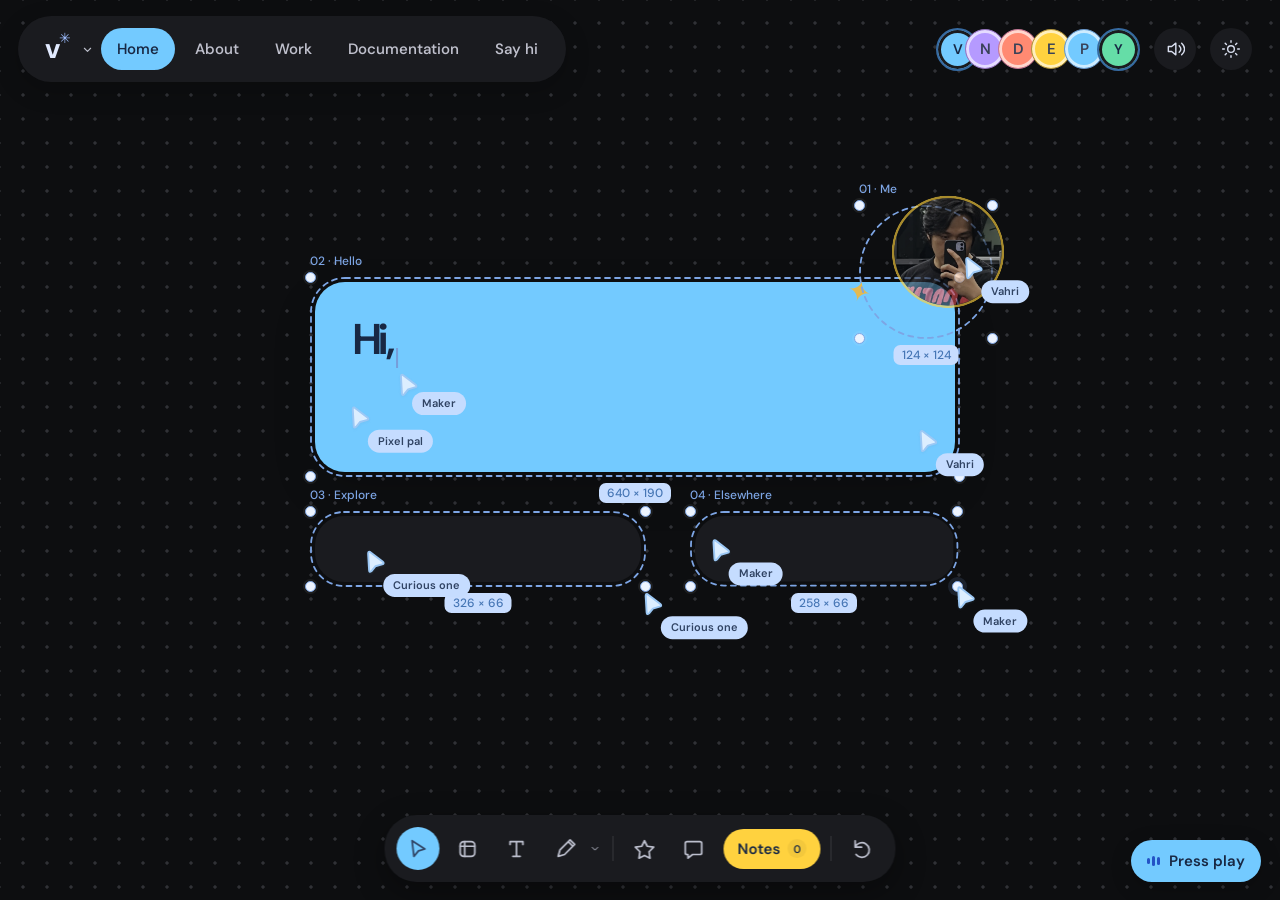
<file: index.html>
<!doctype html>
<html lang="en" data-theme="dark" class="motion-pending">
<head>
  <style>html.motion-pending #page-content{visibility:hidden}</style>
  <meta charset="utf-8"><meta name="viewport" content="width=device-width,initial-scale=1">
  <meta name="theme-color" content="#111722"><meta name="description" content="Step into Vahri’s playful product design studio. Explore UI/UX work, get to know the designer, and make a little mark on the canvas.">
  <script>try{document.documentElement.dataset.theme=localStorage.getItem('vahri-studio-theme')==='light'?'light':'dark'}catch{}</script>
  <title>Vahri’s studio · Home</title>
  <link rel="icon" href="data:image/svg+xml,%3Csvg xmlns='http://www.w3.org/2000/svg' viewBox='0 0 80 80'%3E%3Crect width='80' height='80' rx='24' fill='%23f9dbe9'/%3E%3Ctext x='40' y='57' text-anchor='middle' font-size='55' fill='%23684e91' font-family='serif'%3Ev%3C/text%3E%3C/svg%3E">
  <link rel="preconnect" href="https://fonts.googleapis.com"><link rel="preconnect" href="https://fonts.gstatic.com" crossorigin><link href="https://fonts.googleapis.com/css2?family=DM+Sans:wght@400;450;500;550;600;650;700&family=Inter:wght@500&family=Caveat:wght@600&display=swap" rel="stylesheet">
  <link rel="stylesheet" href="projects.css"><link rel="stylesheet" href="studio.css"><link rel="stylesheet" href="refinements.css"><link rel="stylesheet" href="dark.css"><link rel="stylesheet" href="polish.css"><link rel="stylesheet" href="charcoal.css"><link rel="stylesheet" href="pastel.css?v=studio-vivid-neutral-2"><link rel="stylesheet" href="comments.css"><link rel="stylesheet" href="themes.css"><script src="studio.js?v=studio-vivid-neutral-2" defer></script><script src="themes.js" defer></script><link rel="stylesheet" href="motion.css?v=studio-vivid-neutral-2"><script src="motion.js?v=parallel-placement-1" defer></script><script src="interactions.js" defer></script><script src="personal.js" defer></script><script src="contact.js?v=20261024" defer></script><link rel="stylesheet" href="documentation.css?v=studio-vivid-neutral-2"><link rel="stylesheet" href="contact.css?v=studio-vivid-neutral-2"><link rel="stylesheet" href="presence.css?v=20261025-return-visits"><script src="presence.js?v=studio-vivid-neutral-2" defer></script>
<link rel="stylesheet" href="work.css?v=kantong-cover-float-2"><script src="work.js?v=kantong-cover-float-2" defer></script><link rel="stylesheet" href="palette.css?v=studio-vivid-neutral-2"></head>
<body>
  <a href="#page-content" class="skip-link">Skip to content</a>
  <header class="studio-header">
    <nav class="page-navigation" aria-label="Pages"><a class="avatar-mark" href="#home" aria-label="Vahri’s studio home"><span>v</span><i>✳</i></a><button class="page-menu-toggle" aria-label="Choose a page" aria-expanded="false"><svg viewBox="0 0 24 24"><path d="m7 10 5 5 5-5"/></svg></button><div class="page-links" id="page-menu"><a href="#home" data-page="home" aria-current="page">Home</a><a href="#about" data-page="about">About</a><a href="#work" data-page="work">Work</a><a href="#documentation" data-page="gallery">Documentation</a><a href="#contact" data-page="contact">Say hi</a></div><button class="mobile-page-name" type="button" aria-label="Open page menu" aria-controls="page-menu" aria-expanded="false">Home</button></nav>
    <div class="header-actions"><div class="visitor-corner"><button id="visitor-name" title="Change your canvas name" aria-label="Change your canvas name"><span class="visitor-avatar">Y</span></button><span class="studio-owner" title="Vahri’s studio">V</span></div><button id="sound-toggle" class="theme-toggle sound-toggle" type="button" aria-label="Mute interaction sounds" aria-pressed="false" title="Mute interaction sounds"><svg viewBox="0 0 24 24" aria-hidden="true"><path d="M4 9h4l5-4v14l-5-4H4Z"/><path class="sound-waves" d="M17 8q4 4 0 8m3-11q7 7 0 14"/><path class="sound-slash" d="m17 9 5 6m0-6-5 6"/></svg></button><button id="theme-toggle" class="theme-toggle" type="button" aria-label="Switch to light mode" aria-pressed="false" title="Switch to light mode"><svg class="theme-sun" viewBox="0 0 24 24" aria-hidden="true"><circle cx="12" cy="12" r="4"/><path d="M12 2v2m0 16v2M2 12h2m16 0h2M5 5l1.5 1.5m11 11L19 19M5 19l1.5-1.5m11-11L19 5"/></svg><svg class="theme-moon" viewBox="0 0 24 24" aria-hidden="true"><path d="M20.5 13.1A8.5 8.5 0 0 1 10.9 3.5a8.5 8.5 0 1 0 9.6 9.6Z"/></svg></button></div>
  </header>
  <main id="page-content">
    <section class="page-view home-view" data-view="home" aria-label="Home canvas">
      <div class="home-board">
        <div class="hello-card movable" data-object="hello"><span class="object-label">02 · Hello</span><span class="object-dimensions">640 × 190</span><span class="selection-dot tl"></span><span class="selection-dot tr"></span><span class="selection-dot bl"></span><span class="selection-dot br"></span><div class="hello-content"><h1>Hi, I’m Vahri<span class="hello-period">.</span></h1><p>I turn complex workflows into clear, thoughtful experiences.<br class="desktop-break"> Product designer, curious thinker, and a little playful by nature.</p></div><span class="hello-spark" aria-hidden="true">✦</span></div>
        <div class="portrait-bubble movable" data-object="portrait"><span class="object-label">01 · Me</span><div class="portrait-crop"><img draggable="false" class="portrait-photo" src="profile-picture.webp" alt="Vahri Maulana" width="1085" height="1449"></div><span class="portrait-star" aria-hidden="true">✦</span></div>
        <div class="home-groups"><div class="mini-group menu-group movable" data-object="menu"><span class="object-label">03 · Explore</span><div class="pill-tray"><a class="pill pink" href="#about">About</a><a class="pill blue" href="#work">Work</a><a class="pill lilac" href="#documentation" aria-label="Documentation">Docs</a><a class="pill mint" href="#contact">Say hi <span>↗</span></a></div></div><div class="mini-group elsewhere-group movable" data-object="elsewhere"><span class="object-label">04 · Elsewhere</span><div class="pill-tray"><a class="pill icon-pill lilac" href="mailto:vhrimlna@gmail.com" aria-label="Email Vahri"><svg viewBox="0 0 24 24"><rect x="3" y="5" width="18" height="14" rx="4"/><path d="m4 7 8 6 8-6"/></svg></a><a class="pill icon-pill blue" href="https://www.linkedin.com/in/vahrimaulana/" target="_blank" rel="noopener noreferrer" aria-label="Vahri on LinkedIn"><svg viewBox="0 0 24 24" aria-hidden="true"><rect x="3" y="3" width="18" height="18" rx="4"/><path d="M7 10v7m0-10v.1M11 17v-7m0 3q0-3 3-3t3 3v4"/></svg></a><a class="pill icon-pill pink" href="https://www.instagram.com/vhrimlna/" target="_blank" rel="noopener noreferrer" aria-label="Vahri on Instagram"><svg viewBox="0 0 24 24" aria-hidden="true"><rect x="3" y="3" width="18" height="18" rx="5"/><circle cx="12" cy="12" r="4"/><path d="M17.5 6.5h.01"/></svg></a><button class="pill yellow resume-link" type="button" aria-disabled="true" title="Resume link coming soon">Resume</button></div></div></div>
        <div class="author-cursor" aria-hidden="true"><svg viewBox="0 0 24 28"><path d="M3 2v22l6-6 5 9 4-2-5-9h9Z"/></svg><span>Vahri</span></div>
      </div>
      <div class="annotations" data-layer="home"></div>
    </section>
    <section class="page-view" data-view="about" aria-label="About Vahri" hidden>
      <div class="page-board about-board about-fresh">
        <div class="about-visual">
          <figure class="about-photo movable" data-object="about-photo"><span class="object-label">01 · Photo</span><div class="about-photo-crop"><img src="profile-picture.webp" width="1085" height="1449" alt="Vahri Maulana" draggable="false"></div></figure>
          <div class="about-doodle movable" data-object="about-doodle" role="img" aria-label="Thunder sticker"><span class="object-label">03 · Thunder</span><img class="about-sticker-art" src="stickers/bolt.svg" alt="" width="120" height="120" draggable="false"></div>
          <div class="about-caption movable" data-object="about-caption"><span class="object-label">04 · Caption</span><span class="about-caption-copy">Vahri, in real life ✦</span></div>
        </div>
        <article class="about-intro movable" data-object="about-intro"><span class="object-label">02 · About</span><h1><span class="heading-word" style="--word:0">Hi,</span> <span class="heading-word" style="--word:1">I’m</span> <span class="heading-word" style="--word:2">Vahri,</span> <span class="heading-word" style="--word:3">a</span> <span class="heading-word" style="--word:4">product</span> <span class="heading-word" style="--word:5">designer</span> <span class="heading-word" style="--word:6">who</span> <span class="heading-word" style="--word:7">enjoys</span> <span class="heading-word" style="--word:8">making</span> <span class="heading-word" style="--word:9">complex</span> <span class="heading-word" style="--word:10">things</span> <span class="heading-word" style="--word:11">feel</span> <span class="heading-word" style="--word:12">simple.</span></h1><p>I turn complex workflows into clear, thoughtful experiences, balancing how a product works with how it feels. I enjoy finding the structure in a messy problem and shaping it into something that feels natural to use.</p><p>I’m curious about the details: what people need, where they get stuck, and how a thoughtful interface can make their day a little easier. For me, good design starts with asking questions and listening closely.</p><p>I like the small moments that give a product its personality: clear writing, useful interactions, and motion that helps everything make sense. I want those details to feel considered and purposeful.</p><p>This is my little corner of the internet, a place for the work I make, the things I’m exploring, and a bit of play along the way. An open canvas, always taking shape.</p></article>
      </div>
      <div class="about-beliefs-stage">
        <blockquote class="about-quote movable" data-object="about-quote"><span class="heading-word" style="--word:0">“I</span> <span class="heading-word" style="--word:1">don’t</span> <span class="heading-word" style="--word:2">just</span> <span class="heading-word" style="--word:3">design</span> <span class="heading-word" style="--word:4">how</span> <span class="heading-word" style="--word:5">it</span> <span class="heading-word" style="--word:6">works.</span> <span class="heading-word" style="--word:7">I</span> <span class="heading-word" style="--word:8">design</span> <span class="heading-word" style="--word:9">how</span> <span class="heading-word" style="--word:10">it</span> <span class="heading-word" style="--word:11"><em>moves</em>,</span> <span class="heading-word" style="--word:13">how</span> <span class="heading-word" style="--word:14">it</span> <span class="heading-word" style="--word:15">looks,</span> <span class="heading-word" style="--word:16">and</span> <span class="heading-word" style="--word:17">how</span> <span class="heading-word" style="--word:18">it</span> <span class="heading-word" style="--word:19">feels.”</span></blockquote>
        <article class="about-beliefs movable" data-object="about-beliefs"><span class="object-label">05 · What I believe</span>
          <div class="belief-heading"><h2>What I believe</h2><p class="belief-kicker">A few things that guide my work.</p></div>
          <div class="belief-columns"><div>
            <p><span class="belief-marker marker-0" aria-hidden="true" style="--marker:0"><svg viewBox="0 0 28 28"><path pathLength="1" d="M5 14C12 13 12 8 13 4C14 10 17 12 23 13C17 14 15 17 14 24C13 18 10 15 5 14Z"/><path pathLength="1" d="M4 5L7 7M22 21L24 23"/></svg></span><strong>Clarity comes first.</strong> A useful interface helps people understand where they are, what matters, and what to do next.</p>
            <p><span class="belief-marker marker-1" aria-hidden="true" style="--marker:1"><svg viewBox="0 0 28 28"><path pathLength="1" d="M13 14C2 8 4 1 11 8C17-2 23 4 17 11C29 7 28 17 19 17C24 26 13 28 13 20C5 28 1 19 10 16C1 18 2 9 13 14Z"/><path pathLength="1" d="M12 13Q17 10 17 15Q14 19 12 13"/></svg></span><strong>Start with people, stay curious.</strong> The best questions come from listening to the people living with the problem.</p>
            <p><span class="belief-marker marker-2" aria-hidden="true" style="--marker:2"><svg viewBox="0 0 28 28"><path pathLength="1" d="M7 17C3 5 18 3 21 11C25 22 9 26 7 17Z"/><path pathLength="1" d="M4 19C-1 12 30 5 25 14C21 20 8 24 4 19"/><path pathLength="1" d="M19 3L20 6M25 23L23 21"/></svg></span><strong>Small details shape the whole.</strong> Words, spacing, feedback, and motion all contribute to how an experience feels.</p>
          </div><div>
            <p><span class="belief-marker marker-3" aria-hidden="true" style="--marker:3"><svg viewBox="0 0 28 28"><path pathLength="1" d="M7 5Q14 8 21 5L22 15Q20 23 14 25C7 21 4 14 7 5Z"/><path pathLength="1" d="M9 14L13 18L20 10"/></svg></span><strong>Good design earns trust.</strong> Make choices clear, respect people’s attention, and help them feel in control.</p>
            <p><span class="belief-marker marker-4" aria-hidden="true" style="--marker:4"><svg viewBox="0 0 28 28"><path pathLength="1" d="M4 20C17 25 25 18 20 14C17 11 9 15 8 10C7 6 15 3 23 7"/><path pathLength="1" d="M18 3L24 7L20 11"/></svg></span><strong>Make room to explore.</strong> Sketch, try, learn, and refine. The first idea is a starting point, not the finish line.</p>
            <p><span class="belief-marker marker-5" aria-hidden="true" style="--marker:5"><svg viewBox="0 0 28 28"><path pathLength="1" d="M14 14C3-3 0 12 10 17C-1 20 8 30 14 17C22 31 31 18 19 16C31 5 21-2 14 14Z"/><path pathLength="1" d="M13 12L15 21M12 10L10 7M16 10L18 7"/></svg></span><strong>Play has a purpose.</strong> A little personality can make something memorable, as long as it still helps people use it.</p>
          </div></div>
          <p class="belief-footer"><strong>If I’ve done my job well,</strong> the complexity fades into the background and the experience feels clear, useful, and a little more human.</p>
        <div class="belief-sticker movable" data-object="belief-sticker" role="img" aria-label="Planet sticker"><span class="object-label">06 · A little perspective</span><svg aria-hidden="true" viewBox="0 0 64 64"><g stroke="#41414c" stroke-width="2.1" stroke-linecap="round" stroke-linejoin="round"><circle class="draw-fill" cx="32" cy="32" r="19" fill="#bcb4ef"/><path d="M14 27q16-7 34-2M14 36q13-5 27-2m-21 9 14-2" fill="none" stroke="#9d91cf"/><path class="draw-fill" d="M14 26C-5 43 8 51 35 41S69 14 48 19l3 5C63 23 46 36 29 40S9 39 17 32" fill="#f4d695"/><path class="draw-fill" d="m46 7 2-4 1 5 5 1-5 2-1 5-2-5-5-1Z" fill="#d5e5fc"/><path d="m9 11 1 1m44 40 1 1" fill="none"/></g></svg></div>
        </article>
      </div>
      <div class="about-chapters-stage">
        <blockquote class="about-quote chapter-quote movable" data-object="chapter-quote"><span class="heading-word" style="--word:0">Good</span> <span class="heading-word" style="--word:1">design</span> <span class="heading-word" style="--word:2">starts</span> <span class="heading-word" style="--word:3">with</span> <span class="heading-word" style="--word:4">curiosity.</span><br> <span class="heading-word" style="--word:5">It</span> <span class="heading-word" style="--word:6">comes</span> <span class="heading-word" style="--word:7">to</span> <span class="heading-word" style="--word:8">life</span> <span class="heading-word" style="--word:9">through</span> <span class="heading-word" style="--word:10"><em>care.</em></span></blockquote>
        <div class="chapter-overview movable" data-object="chapter-overview"><span class="object-label">07 · Career</span><h2><span class="career-heading-copy">Work experiences</span></h2><button class="chapter-resume" type="button" title="Full résumé — coming soon">Full résumé <svg viewBox="0 0 24 24" aria-hidden="true"><path d="M5 19 19 5M6 5h13v13"/></svg></button></div>
        <div class="chapter-grid">
          <article class="chapter-card movable" data-object="career-dot"><span class="object-label">08 · DOT Indonesia</span><p class="chapter-meta">DOT Indonesia <span>/</span> Mar – Jul 2026</p><h3>UI/UX Designer Intern</h3><div class="chapter-copy"><p><span class="belief-marker marker-0" aria-hidden="true" style="--marker:0"><svg viewBox="0 0 28 28"><path pathLength="1" d="M5 14C12 13 12 8 13 4C14 10 17 12 23 13C17 14 15 17 14 24C13 18 10 15 5 14Z"/><path pathLength="1" d="M4 5L7 7M22 21L24 23"/></svg></span><span class="career-point-copy">Designed mobile and web SaaS experiences, from user flows to high-fidelity UI and prototypes.</span></p><p><span class="belief-marker marker-1" aria-hidden="true" style="--marker:1"><svg viewBox="0 0 28 28"><path pathLength="1" d="M13 14C2 8 4 1 11 8C17-2 23 4 17 11C29 7 28 17 19 17C24 26 13 28 13 20C5 28 1 19 10 16C1 18 2 9 13 14Z"/><path pathLength="1" d="M12 13Q17 10 17 15Q14 19 12 13"/></svg></span><span class="career-point-copy">Simplified B2B dashboards through research and feedback, and maintained reusable design system components.</span></p><p><span class="belief-marker marker-2" aria-hidden="true" style="--marker:2"><svg viewBox="0 0 28 28"><path pathLength="1" d="M7 17C3 5 18 3 21 11C25 22 9 26 7 17Z"/><path pathLength="1" d="M4 19C-1 12 30 5 25 14C21 20 8 24 4 19"/><path pathLength="1" d="M19 3L20 6M25 23L23 21"/></svg></span><span class="career-point-copy">Supported developer handoff and AI-assisted workflows. Awarded <strong>Best Designer</strong> during the internship.</span></p></div><div class="chapter-tags"><span class="chapter-tag pink">B2B</span><span class="chapter-tag blue">Mobile & web</span><span class="chapter-tag yellow">Design systems</span><span class="chapter-tag mint">SaaS</span></div></article>
          <article class="chapter-card movable" data-object="career-uii"><span class="object-label">09 · Marketing & Communication FTI UII</span><p class="chapter-meta">Marketing & Communication FTI UII <span>/</span> Dec 2022 – Aug 2025</p><h3>Designer</h3><div class="chapter-copy"><p><span class="belief-marker marker-3" aria-hidden="true" style="--marker:3"><svg viewBox="0 0 28 28"><path pathLength="1" d="M7 5Q14 8 21 5L22 15Q20 23 14 25C7 21 4 14 7 5Z"/><path pathLength="1" d="M9 14L13 18L20 10"/></svg></span><span class="career-point-copy">Created 40+ visual assets and documented 10+ faculty events with a consistent visual identity.</span></p><p><span class="belief-marker marker-4" aria-hidden="true" style="--marker:4"><svg viewBox="0 0 28 28"><path pathLength="1" d="M4 20C17 25 25 18 20 14C17 11 9 15 8 10C7 6 15 3 23 7"/><path pathLength="1" d="M18 3L24 7L20 11"/></svg></span><span class="career-point-copy">Improved engagement by 20% and introduced motion-led Reels with 1.5× the reach of static posts.</span></p><p><span class="belief-marker marker-5" aria-hidden="true" style="--marker:5"><svg viewBox="0 0 28 28"><path pathLength="1" d="M14 14C3-3 0 12 10 17C-1 20 8 30 14 17C22 31 31 18 19 16C31 5 21-2 14 14Z"/><path pathLength="1" d="M13 12L15 21M12 10L10 7M16 10L18 7"/></svg></span><span class="career-point-copy">Built reusable templates and an asset library that sped up content delivery by 15%.</span></p></div><div class="chapter-tags"><span class="chapter-tag pink">Visual design</span><span class="chapter-tag blue">Motion</span><span class="chapter-tag yellow">Art direction</span><span class="chapter-tag lilac">Content systems</span></div></article>
        </div>
        <div class="chapter-specialties movable" data-object="chapter-specialties"><span class="object-label">10 · Areas of expertise</span><strong>Specializing in</strong><div class="expertise-window"><div class="expertise-track"><div class="expertise-set" role="list" aria-label="Areas of expertise"><span class="expertise-item" role="listitem"><i class="expertise-icon expertise-icon-0" aria-hidden="true"><svg viewBox="0 0 32 32"><path class="idea-glow" d="m16 2 4 8 9 2-6 7 1 10-8-5-8 5 1-10-6-7 9-2Z"/><circle cx="16" cy="15" r="4" fill="#fff6d1"/></svg></i>Product design</span><span class="expertise-item" role="listitem"><i class="expertise-icon expertise-icon-1" aria-hidden="true"><svg viewBox="0 0 32 32"><g class="research-orbit"><path d="M16 3a13 13 0 1 0 0 26V3Z"/><path d="M16 3a13 13 0 0 1 0 26V3Z" fill="#a8d4bb"/><circle cx="16" cy="9" r="4" fill="#f8edb5"/><circle cx="16" cy="23" r="4" fill="#75b99c"/></g></svg></i>Research & testing</span><span class="expertise-item" role="listitem"><i class="expertise-icon expertise-icon-2" aria-hidden="true"><svg viewBox="0 0 32 32"><g class="system-flower"><path d="M15 13C1 10 4-1 13 6L16 12C20-2 31 5 24 13L19 16C33 20 26 31 18 24L16 20C12 34 1 27 8 19Z"/><circle cx="16" cy="16" r="4" fill="#f8edb5"/></g></svg></i>Design systems</span><span class="expertise-item" role="listitem"><i class="expertise-icon expertise-icon-3" aria-hidden="true"><svg viewBox="0 0 32 32"><path class="ai-spark" d="M13 2C14 11 16 13 25 14C16 15 14 17 13 27C12 17 10 15 1 14C10 13 12 11 13 2Z"/><path class="ai-spark-small" d="m25 3 2 5 5 2-5 2-2 5-2-5-5-2 5-2Z" fill="#baa4dd"/></svg></i>AI-assisted workflows</span></div><div class="expertise-set" aria-hidden="true"><span class="expertise-item"><i class="expertise-icon expertise-icon-0" aria-hidden="true"><svg viewBox="0 0 32 32"><path class="idea-glow" d="m16 2 4 8 9 2-6 7 1 10-8-5-8 5 1-10-6-7 9-2Z"/><circle cx="16" cy="15" r="4" fill="#fff6d1"/></svg></i>Product design</span><span class="expertise-item"><i class="expertise-icon expertise-icon-1" aria-hidden="true"><svg viewBox="0 0 32 32"><g class="research-orbit"><path d="M16 3a13 13 0 1 0 0 26V3Z"/><path d="M16 3a13 13 0 0 1 0 26V3Z" fill="#a8d4bb"/><circle cx="16" cy="9" r="4" fill="#f8edb5"/><circle cx="16" cy="23" r="4" fill="#75b99c"/></g></svg></i>Research & testing</span><span class="expertise-item"><i class="expertise-icon expertise-icon-2" aria-hidden="true"><svg viewBox="0 0 32 32"><g class="system-flower"><path d="M15 13C1 10 4-1 13 6L16 12C20-2 31 5 24 13L19 16C33 20 26 31 18 24L16 20C12 34 1 27 8 19Z"/><circle cx="16" cy="16" r="4" fill="#f8edb5"/></g></svg></i>Design systems</span><span class="expertise-item"><i class="expertise-icon expertise-icon-3" aria-hidden="true"><svg viewBox="0 0 32 32"><path class="ai-spark" d="M13 2C14 11 16 13 25 14C16 15 14 17 13 27C12 17 10 15 1 14C10 13 12 11 13 2Z"/><path class="ai-spark-small" d="m25 3 2 5 5 2-5 2-2 5-2-5-5-2 5-2Z" fill="#baa4dd"/></svg></i>AI-assisted workflows</span></div></div></div></div>
      </div>
      <div class="about-approach-stage">
        <div class="approach-heading movable" data-object="approach-heading"><span class="object-label">11 · How I work</span><h2><span>How I work</span></h2><p>A little process, a lot of curiosity.</p></div>
        <div class="approach-deck movable" data-object="approach-deck" role="region" aria-roledescription="carousel" aria-label="My design approach">
          <div class="approach-slides"><article class="approach-slide" data-slide="0" role="group" aria-roledescription="slide" aria-label="1 of 3" ><div class="approach-main"><div class="approach-copy-header"><h3>Understand before solving.</h3><p class="approach-intro">Good questions help me find the real problem before jumping into a screen.</p></div><div class="approach-tiles"><div class="approach-tile"><span class="belief-marker approach-point marker-0" aria-hidden="true" style="--marker:0"><svg viewBox="0 0 28 28"><path pathLength="1" d="M5 14C12 13 12 8 13 4C14 10 17 12 23 13C17 14 15 17 14 24C13 18 10 15 5 14Z"/><path pathLength="1" d="M4 5L7 7M22 21L24 23"/></svg></span><p><strong>Listen to the people using it.</strong> Use interviews and lightweight research to understand goals, everyday context, and friction.</p></div><div class="approach-tile"><span class="belief-marker approach-point marker-1" aria-hidden="true" style="--marker:1"><svg viewBox="0 0 28 28"><path pathLength="1" d="M13 14C2 8 4 1 11 8C17-2 23 4 17 11C29 7 28 17 19 17C24 26 13 28 13 20C5 28 1 19 10 16C1 18 2 9 13 14Z"/><path pathLength="1" d="M12 13Q17 10 17 15Q14 19 12 13"/></svg></span><p><strong>Look at the whole journey.</strong> Map user flows and the steps around the interface so the work responds to a real need.</p></div><div class="approach-tile"><span class="belief-marker approach-point marker-2" aria-hidden="true" style="--marker:2"><svg viewBox="0 0 28 28"><path pathLength="1" d="M7 17C3 5 18 3 21 11C25 22 9 26 7 17Z"/><path pathLength="1" d="M4 19C-1 12 30 5 25 14C21 20 8 24 4 19"/><path pathLength="1" d="M19 3L20 6M25 23L23 21"/></svg></span><p><strong>Make the problem clear.</strong> Bring research, requirements, and stakeholder input together into a focused direction.</p></div><div class="approach-tile"><span class="belief-marker approach-point marker-3" aria-hidden="true" style="--marker:3"><svg viewBox="0 0 28 28"><path pathLength="1" d="M7 5Q14 8 21 5L22 15Q20 23 14 25C7 21 4 14 7 5Z"/><path pathLength="1" d="M9 14L13 18L20 10"/></svg></span><p><strong>Stay curious.</strong> Question assumptions, compare approaches, and leave room for a better answer to emerge.</p></div></div></div></article><article class="approach-slide" data-slide="1" role="group" aria-roledescription="slide" aria-label="2 of 3" hidden><div class="approach-main"><div class="approach-copy-header"><h3>Give complexity a clear shape.</h3><p class="approach-intro">I turn the moving parts into a useful structure, then bring the details into focus.</p></div><div class="approach-tiles"><div class="approach-tile"><span class="belief-marker approach-point marker-4" aria-hidden="true" style="--marker:4"><svg viewBox="0 0 28 28"><path pathLength="1" d="M4 20C17 25 25 18 20 14C17 11 9 15 8 10C7 6 15 3 23 7"/><path pathLength="1" d="M18 3L24 7L20 11"/></svg></span><p><strong>Start with the flow.</strong> Explore structure and wireframes before committing to the polish of a high-fidelity interface.</p></div><div class="approach-tile"><span class="belief-marker approach-point marker-5" aria-hidden="true" style="--marker:5"><svg viewBox="0 0 28 28"><path pathLength="1" d="M14 14C3-3 0 12 10 17C-1 20 8 30 14 17C22 31 31 18 19 16C31 5 21-2 14 14Z"/><path pathLength="1" d="M13 12L15 21M12 10L10 7M16 10L18 7"/></svg></span><p><strong>Make information readable.</strong> Create hierarchy that helps people scan dense dashboards and see what matters next.</p></div><div class="approach-tile"><span class="belief-marker approach-point marker-0" aria-hidden="true" style="--marker:0"><svg viewBox="0 0 28 28"><path pathLength="1" d="M5 14C12 13 12 8 13 4C14 10 17 12 23 13C17 14 15 17 14 24C13 18 10 15 5 14Z"/><path pathLength="1" d="M4 5L7 7M22 21L24 23"/></svg></span><p><strong>Build with a system.</strong> Use reusable components and shared patterns to keep mobile and web experiences consistent.</p></div><div class="approach-tile"><span class="belief-marker approach-point marker-1" aria-hidden="true" style="--marker:1"><svg viewBox="0 0 28 28"><path pathLength="1" d="M13 14C2 8 4 1 11 8C17-2 23 4 17 11C29 7 28 17 19 17C24 26 13 28 13 20C5 28 1 19 10 16C1 18 2 9 13 14Z"/><path pathLength="1" d="M12 13Q17 10 17 15Q14 19 12 13"/></svg></span><p><strong>Design the small moments.</strong> Consider feedback, typography, spacing, and accessible interactions as part of the experience.</p></div></div></div></article><article class="approach-slide" data-slide="2" role="group" aria-roledescription="slide" aria-label="3 of 3" hidden><div class="approach-main"><div class="approach-copy-header"><h3>Make it, test it, refine it.</h3><p class="approach-intro">A design gets stronger when it meets real feedback, real constraints, and the people building it.</p></div><div class="approach-tiles"><div class="approach-tile"><span class="belief-marker approach-point marker-2" aria-hidden="true" style="--marker:2"><svg viewBox="0 0 28 28"><path pathLength="1" d="M7 17C3 5 18 3 21 11C25 22 9 26 7 17Z"/><path pathLength="1" d="M4 19C-1 12 30 5 25 14C21 20 8 24 4 19"/><path pathLength="1" d="M19 3L20 6M25 23L23 21"/></svg></span><p><strong>Make ideas tangible.</strong> Use interactive prototypes to explore a direction and bring conversations beyond static screens.</p></div><div class="approach-tile"><span class="belief-marker approach-point marker-3" aria-hidden="true" style="--marker:3"><svg viewBox="0 0 28 28"><path pathLength="1" d="M7 5Q14 8 21 5L22 15Q20 23 14 25C7 21 4 14 7 5Z"/><path pathLength="1" d="M9 14L13 18L20 10"/></svg></span><p><strong>Let feedback shape it.</strong> Use usability testing, stakeholder feedback, and experiment results to improve the work.</p></div><div class="approach-tile"><span class="belief-marker approach-point marker-4" aria-hidden="true" style="--marker:4"><svg viewBox="0 0 28 28"><path pathLength="1" d="M4 20C17 25 25 18 20 14C17 11 9 15 8 10C7 6 15 3 23 7"/><path pathLength="1" d="M18 3L24 7L20 11"/></svg></span><p><strong>Work with the people building it.</strong> Keep components, specifications, and design documentation clear for developer handoff.</p></div><div class="approach-tile"><span class="belief-marker approach-point marker-5" aria-hidden="true" style="--marker:5"><svg viewBox="0 0 28 28"><path pathLength="1" d="M14 14C3-3 0 12 10 17C-1 20 8 30 14 17C22 31 31 18 19 16C31 5 21-2 14 14Z"/><path pathLength="1" d="M13 12L15 21M12 10L10 7M16 10L18 7"/></svg></span><p><strong>Explore useful new tools.</strong> Use AI-assisted workflows to validate ideas faster while keeping thoughtful decisions at the center.</p></div></div></div></article></div>
          <div class="approach-coffee movable" data-object="approach-coffee" role="img" aria-label="Coffee sticker"><span class="object-label">12 · Coffee break</span><img src="stickers/coffee.svg" width="108" height="108" alt="" draggable="false"></div>
          <div class="approach-controls"><button class="approach-prev" type="button" aria-label="Previous approach"><svg viewBox="0 0 24 24" aria-hidden="true"><path d="M19 12H5m6-6-6 6 6 6"/></svg></button><div class="approach-dots" role="group" aria-label="Choose an approach"><button type="button" data-approach="0" aria-label="1. Start with people" aria-current="true"></button><button type="button" data-approach="1" aria-label="2. Make it make sense"></button><button type="button" data-approach="2" aria-label="3. Keep learning"></button></div><span class="approach-counter" aria-hidden="true">01 / 03</span><button class="approach-next" type="button" aria-label="Next approach"><svg viewBox="0 0 24 24" aria-hidden="true"><path d="M5 12h14m-6-6 6 6-6 6"/></svg></button></div><span class="approach-status" aria-live="polite" aria-atomic="true"></span>
        </div>
      </div>
      <div class="about-more-stage">
        <div class="more-heading movable" data-object="more-heading"><span class="object-label">13 · A little more</span><h2><span>A little more about me</span></h2></div>
        <div class="about-more-board">
          <article class="more-note more-design movable" data-object="more-design"><span class="object-label">14 · Every day</span><div class="design-copy"><h3>A blank space. Every single day.</h3><p>I design every day. A new canvas, a new idea, and something to figure out.</p></div></article>
          <article class="more-note more-details movable" data-object="more-details"><span class="object-label">15 · The little things</span><h3>Tiny details. Big difference.</h3><p>The spacing, the words, the way something moves. I love getting the small things right.</p></article>
          <article class="more-note more-gym more-photo-note movable" data-object="more-gym"><span class="object-label">16 · Away from the desk</span><div class="more-photo-crop more-gym-crop"><img src="about-gym.jpg" width="731" height="1300" alt="Vahri taking a mirror photo at the gym" draggable="false" loading="lazy"></div><div class="photo-note-copy"><h3>Out of office.<br>Into the gym.</h3><p>A different kind of work.<br>Just as much part of my day.</p></div><div class="personal-sticker movable" data-object="more-gym-sticker" role="img" aria-label="Dumbbell sticker"><img src="stickers/dumbbell.svg" width="88" height="88" alt="" draggable="false"></div></article>
          <article class="more-note more-books movable" data-object="more-books"><span class="object-label">17 · On my bookshelf</span><h3>One more chapter.</h3><p>I like getting lost in dystopian books. Different worlds. Big questions. A story that stays with me.</p></article>
          <article class="more-note more-coffee more-photo-note movable" data-object="more-coffee"><span class="object-label">18 · Coffee, always</span><div class="more-photo-crop more-coffee-crop"><img src="about-coffee.jpg" width="736" height="1300" alt="A coffee topped with an orange slice and fresh mint" draggable="false" loading="lazy"></div><div class="photo-note-copy"><h3>Coffee.<br>Then everything else.</h3><p>I love it soooooo much.<br>Always room for another cup.</p></div><div class="personal-sticker personal-coffee-sticker movable" data-object="more-coffee-sticker" role="img" aria-label="Coffee sticker"><img src="stickers/coffee.svg" width="88" height="88" alt="" draggable="false"></div></article>
          <article class="more-note more-music movable" data-object="more-music"><span class="object-label">19 · On repeat</span><div class="note-extra record-art" aria-hidden="true"><div class="record-disc"><div class="record-label"></div></div></div><div class="music-copy"><span class="music-eyebrow">A soundtrack for the canvas</span><h3>coding and vibin’ at night.</h3><p>The Weeknd on repeat. This is what I’m designing to.</p></div><div class="note-extra music-interface"><button class="playlist-play" type="button" aria-label="Play playlist" aria-pressed="false"><svg viewBox="0 0 24 24" aria-hidden="true"><path class="play-symbol" d="m9 5 11 7-11 7Z"/><path class="pause-symbol" d="M8 5v14M16 5v14"/></svg></button><span class="playlist-state" aria-live="polite">Press play. Stay a while.</span></div><div class="more-player" id="personal-player" hidden><div class="player-heading"><span>Your soundtrack, on Spotify</span><button class="player-close" type="button" aria-label="Hide Spotify player">×</button></div><div id="personal-spotify-mount"></div></div></article>
        </div>
        <nav class="about-more-actions movable" data-object="more-actions" aria-label="Keep exploring"><a class="pill blue" href="#work">See the work <span aria-hidden="true">→</span></a><button class="pill yellow more-resume" type="button" title="Full résumé — coming soon">Read my résumé <span aria-hidden="true">→</span></button><a class="pill mint" href="#contact">Say hi <span aria-hidden="true">→</span></a></nav>
      </div>
      <div class="annotations" data-layer="about"></div>
    </section>
<section class="page-view work-view" data-view="work" aria-label="Selected work" hidden><div class="work-canvas">
<header class="page-title work-heading" data-gallery-step="work-section"><span class="object-label">01 · Selected work</span><h1><span class="heading-word" style="--word:0">A</span> <span class="heading-word" style="--word:1">few</span> <span class="heading-word" style="--word:2">things</span> <span class="heading-word" style="--word:3">I’m</span> <span class="heading-word" style="--word:4">building.</span></h1></header>
<div class="work-project-grid">
<article class="work-grid-card" data-gallery-step="work-section" data-doc-reveal aria-label="Kantong">
<a class="work-grid-cover" data-work-hover href="#kantong" aria-label="Explore Kantong">
<span class="work-grid-art work-kantong-art" data-kantong-cover aria-hidden="true"><span class="kantong-cover-art"><img class="kantong-cover-fallback" src="work-assets/kantong/budget-hamster.png" alt=""></span></span>
<span class="gallery-hover-note work-hover-note" aria-hidden="true"><span>Kantong ↗</span><p data-hover-description="See what’s left to spend and follow a receipt into your budget.">See what’s left to spend and follow a receipt into your budget.</p></span>
</a></article>
<article class="work-grid-card" data-gallery-step="work-section" data-doc-reveal aria-label="Coming soon"><div class="work-grid-cover work-soon work-soon-lilac"><h2>Coming soon.</h2></div></article>
<article class="work-grid-card" data-gallery-step="work-section" data-doc-reveal aria-label="Coming soon"><div class="work-grid-cover work-soon work-soon-blue"><h2>Coming soon.</h2></div></article>
</div></div><div class="annotations" data-layer="work"></div></section>
<section class="page-view work-view kantong-story" data-view="kantong" aria-label="Kantong, from Gmail to your budget" hidden><div class="work-canvas"><header class="case-heading work-heading movable" data-object="kantong-title" data-gallery-step="work-section"><h1 class="kantong-breathing-heading"><span class="heading-word" style="--word:0">Kantong,</span> <span class="heading-word" style="--word:1">from</span> <span class="heading-word" style="--word:2">Gmail</span> <span class="heading-word" style="--word:3">to</span> <span class="heading-word" style="--word:4">your</span> <span class="heading-word" style="--word:5">budget</span></h1></header><section class="case-block movable kantong-slot kantong-story-cover" data-object="kantong-story-2" data-gallery-step="work-section">
  <span class="object-label">02 · Cover</span>
  <div class="kantong-brand-cover" data-kantong-cover>
    <div class="kantong-cover-art" aria-hidden="true"><img class="kantong-cover-fallback" src="work-assets/kantong/budget-hamster.png" alt=""></div>
  </div>
</section><section class="case-block movable kantong-slot kantong-bare kantong-facts-section" data-object="kantong-story-3" data-gallery-step="kantong-facts"><dl class="kantong-facts" aria-label="Project facts"><div class="kantong-fact"><dt>03 · Role</dt><dd>Product design & prototyping</dd></div><div class="kantong-fact"><dt>04 · Type</dt><dd>Personal concept</dd></div><div class="kantong-fact"><dt>05 · Platform</dt><dd>iOS app</dd></div><div class="kantong-fact"><dt>06 · Status</dt><dd>Interactive prototype</dd></div></dl></section><section id="project-about" class="case-block movable kantong-slot kantong-prose about-intro" data-object="kantong-story-4" data-gallery-step="work-section"><span class="object-label">04 · About the project</span><h2>From Gmail bill to expense record.</h2><p>Bills and payment receipts already arrive in Gmail. Kantong is designed to read those emails automatically, pull out the payment details, and turn them into categorized expense records.</p><p>The portfolio prototype simulates a Gmail message so you can follow it into Records and see the remaining budget update.</p></section><section id="project-app" class="case-block movable kantong-slot kantong-bare" data-object="kantong-story-5" data-gallery-step="work-section"><span class="object-label">05 · The app</span><div class="kantong-strip" role="region" tabindex="0" aria-label="App screens, scroll horizontally"><figure><button class="kantong-screen-trigger" type="button" data-screen data-caption="06 · Home" aria-label="Enlarge 06 · Home"><span class="kantong-screen-label">06 · Home</span><span class="kantong-capture"><img src="work-assets/kantong/flow-home.png?v=native-1x" alt="Home" width="402" height="874" loading="lazy" draggable="false"></span></button></figure><figure><button class="kantong-screen-trigger" type="button" data-screen data-caption="07 · Statistics" aria-label="Enlarge 07 · Statistics"><span class="kantong-screen-label">07 · Statistics</span><span class="kantong-capture"><img src="work-assets/kantong/flow-statistics.png?v=native-1x" alt="Statistics" width="402" height="874" loading="lazy" draggable="false"></span></button></figure><figure><button class="kantong-screen-trigger" type="button" data-screen data-caption="08 · Records" aria-label="Enlarge 08 · Records"><span class="kantong-screen-label">08 · Records</span><span class="kantong-capture"><img src="work-assets/kantong/flow-records.png?v=native-1x" alt="Records" width="402" height="874" loading="lazy" draggable="false"></span></button></figure><figure><button class="kantong-screen-trigger" type="button" data-screen data-caption="09 · Settings" aria-label="Enlarge 09 · Settings"><span class="kantong-screen-label">09 · Settings</span><span class="kantong-capture"><img src="work-assets/kantong/flow-settings.png?v=native-1x" alt="Settings" width="402" height="874" loading="lazy" draggable="false"></span></button></figure></div></section><section class="case-block movable kantong-slot kantong-quote about-quote" data-object="kantong-story-6" data-gallery-step="work-section"><span class="object-label">06 · Product idea</span><h2 class="kantong-breathing-heading"><span class="heading-word" style="--word:0">The</span> <span class="heading-word" style="--word:1">bill</span> <span class="heading-word" style="--word:2">arrives</span> <span class="heading-word" style="--word:3">in</span> <span class="heading-word" style="--word:4">Gmail.</span> <span class="heading-word" style="--word:5">The</span> <span class="heading-word" style="--word:6">expense</span> <span class="heading-word" style="--word:7">lands</span> <span class="heading-word" style="--word:8">in</span> <span class="heading-word" style="--word:9">Kantong.</span></h2></section><section class="case-block movable kantong-slot kantong-bare" data-object="kantong-story-7" data-gallery-step="work-section"><span class="object-label">07 · All app screens</span><div class="kantong-strip" role="region" tabindex="0" aria-label="All Kantong app screens, scroll horizontally">
<figure><button class="kantong-screen-trigger" type="button" data-screen data-caption="01 · Onboarding" aria-label="Enlarge 01 · Onboarding"><span class="kantong-screen-label">01 · Onboarding</span><span class="kantong-capture"><img src="work-assets/kantong/flow-onboarding.png" alt="Onboarding" width="402" height="874" loading="lazy" draggable="false"></span></button></figure>
<figure><button class="kantong-screen-trigger" type="button" data-screen data-caption="02 · Home" aria-label="Enlarge 02 · Home"><span class="kantong-screen-label">02 · Home</span><span class="kantong-capture"><img src="work-assets/kantong/flow-home.png" alt="Home" width="402" height="874" loading="lazy" draggable="false"></span></button></figure>
<figure><button class="kantong-screen-trigger" type="button" data-screen data-caption="03 · Category details" aria-label="Enlarge 03 · Category details"><span class="kantong-screen-label">03 · Category details</span><span class="kantong-capture"><img src="work-assets/kantong/flow-category.png" alt="Category details" width="402" height="874" loading="lazy" draggable="false"></span></button></figure>
<figure><button class="kantong-screen-trigger" type="button" data-screen data-caption="04 · Add a transaction" aria-label="Enlarge 04 · Add a transaction"><span class="kantong-screen-label">04 · Add a transaction</span><span class="kantong-capture"><img src="work-assets/kantong/flow-add.png" alt="Add a transaction" width="402" height="874" loading="lazy" draggable="false"></span></button></figure>
<figure><button class="kantong-screen-trigger" type="button" data-screen data-caption="05 · Manual entry details" aria-label="Enlarge 05 · Manual entry details"><span class="kantong-screen-label">05 · Manual entry details</span><span class="kantong-capture"><img src="work-assets/kantong/flow-manual-details.png" alt="Manual entry details" width="799" height="1736" loading="lazy" draggable="false"></span></button></figure>
<figure><button class="kantong-screen-trigger" type="button" data-screen data-caption="06 · Statistics" aria-label="Enlarge 06 · Statistics"><span class="kantong-screen-label">06 · Statistics</span><span class="kantong-capture"><img src="work-assets/kantong/flow-statistics.png" alt="Statistics" width="402" height="874" loading="lazy" draggable="false"></span></button></figure>
<figure><button class="kantong-screen-trigger" type="button" data-screen data-caption="07 · Records" aria-label="Enlarge 07 · Records"><span class="kantong-screen-label">07 · Records</span><span class="kantong-capture"><img src="work-assets/kantong/flow-records.png" alt="Records" width="402" height="874" loading="lazy" draggable="false"></span></button></figure>
<figure><button class="kantong-screen-trigger" type="button" data-screen data-caption="08 · Transaction details" aria-label="Enlarge 08 · Transaction details"><span class="kantong-screen-label">08 · Transaction details</span><span class="kantong-capture"><img src="work-assets/kantong/flow-gmail-detail.png" alt="Transaction details" width="799" height="1736" loading="lazy" draggable="false"></span></button></figure>
<figure><button class="kantong-screen-trigger" type="button" data-screen data-caption="09 · Settings" aria-label="Enlarge 09 · Settings"><span class="kantong-screen-label">09 · Settings</span><span class="kantong-capture"><img src="work-assets/kantong/flow-settings.png" alt="Settings" width="402" height="874" loading="lazy" draggable="false"></span></button></figure>
<figure><button class="kantong-screen-trigger" type="button" data-screen data-caption="10 · Gmail connection" aria-label="Enlarge 10 · Gmail connection"><span class="kantong-screen-label">10 · Gmail connection</span><span class="kantong-capture"><img src="work-assets/kantong/flow-gmail-settings.png" alt="Gmail connection" width="799" height="1736" loading="lazy" draggable="false"></span></button></figure>
</div></section><section class="case-block movable kantong-slot kantong-prose about-intro" data-object="kantong-story-8" data-gallery-step="work-section"><span class="object-label">08 · Where there’s room</span><h2>Let Gmail receipts do the data entry.</h2><p>Kantong’s core flow starts with a bill or payment receipt in Gmail. It uses the details already in the email, such as the amount and merchant, to create a record. The user can check the source and review where the expense was categorized.</p></section><section class="case-block movable kantong-slot kantong-quote about-quote" data-object="kantong-story-9" data-gallery-step="work-section"><span class="object-label">09 · Design principle</span><h2 class="kantong-breathing-heading"><span class="heading-word" style="--word:0">Make</span> <span class="heading-word" style="--word:1">every</span> <span class="heading-word" style="--word:2">Gmail</span> <span class="heading-word" style="--word:3">import</span> <span class="heading-word" style="--word:4">visible</span> <span class="heading-word" style="--word:5">and</span> <span class="heading-word" style="--word:6">easy</span> <span class="heading-word" style="--word:7">to</span> <span class="heading-word" style="--word:8">check.</span></h2></section><section class="case-block movable kantong-slot kantong-choice" data-object="kantong-story-10" data-gallery-step="kantong-decision"><span class="object-label">10 · Design decision</span><div class="kantong-decision"><div class="kantong-decision-copy"><span class="kantong-decision-number" aria-hidden="true">1</span><div><h2>Show what the imported expense changed.</h2><p>Home shows the original allowance beside the amount left. When Kantong records an expense from Gmail, that comparison shows how much of the category budget it used.</p></div></div><figure><button class="kantong-screen-trigger" type="button" data-screen data-caption="Home" aria-label="Enlarge Home"><span class="kantong-capture"><img src="work-assets/kantong/flow-home.png?v=native-1x" alt="Home" width="402" height="874" loading="lazy" draggable="false"></span></button></figure></div></section><section class="case-block movable kantong-slot kantong-choice reverse" data-object="kantong-story-11" data-gallery-step="kantong-decision"><span class="object-label">11 · Design decision</span><div class="kantong-decision"><div class="kantong-decision-copy"><span class="kantong-decision-number" aria-hidden="true">2</span><div><h2>Show when a Gmail receipt has been recorded.</h2><p>The prototype shows three steps: Email, Read, and Recorded. The final notification confirms the amount and takes the user straight to the new expense in Records.</p></div></div><figure><button class="kantong-screen-trigger" type="button" data-screen data-caption="Receipt recorded" aria-label="Enlarge Receipt recorded"><span class="kantong-capture"><img src="work-assets/kantong/flow-recorded.png?v=native-1x" alt="Receipt recorded" width="402" height="874" loading="lazy" draggable="false"></span></button></figure></div></section><section class="case-block movable kantong-slot kantong-choice" data-object="kantong-story-12" data-gallery-step="kantong-decision"><span class="object-label">12 · Design decision</span><div class="kantong-decision"><div class="kantong-decision-copy"><span class="kantong-decision-number" aria-hidden="true">3</span><div><h2>Keep a manual path for bills outside Gmail.</h2><p>When a payment doesn’t come with a Gmail receipt, the user can still enter the amount and category manually. Both paths feed the same expense ledger.</p></div></div><figure><button class="kantong-screen-trigger" type="button" data-screen data-caption="Add a transaction" aria-label="Enlarge Add a transaction"><span class="kantong-capture"><img src="work-assets/kantong/flow-add.png?v=native-1x" alt="Add a transaction" width="402" height="874" loading="lazy" draggable="false"></span></button></figure></div></section><section class="case-block movable kantong-slot kantong-choice reverse" data-object="kantong-story-13" data-gallery-step="kantong-decision"><span class="object-label">13 · Design decision</span><div class="kantong-decision"><div class="kantong-decision-copy"><span class="kantong-decision-number" aria-hidden="true">4</span><div><h2>Trace an expense back to its email.</h2><p>Records shows where the imported expense came from. Category details connect that expense to the change in the remaining budget.</p></div></div><figure><button class="kantong-screen-trigger" type="button" data-screen data-caption="Category details" aria-label="Enlarge Category details"><span class="kantong-capture"><img src="work-assets/kantong/flow-category.png?v=native-1x" alt="Category details" width="402" height="874" loading="lazy" draggable="false"></span></button></figure></div></section><section class="case-block movable kantong-slot kantong-prose about-intro" data-object="kantong-story-14" data-gallery-step="work-section">
  <span class="object-label">14 · How it was built</span>
  <h2>How it was built</h2>
  <p>The storyboard maps one payment from the moment a bill arrives in Gmail to the moment it changes the budget. Each step shows a change the user can follow: the receipt arriving, the details being read, the expense being recorded, and the remaining allowance updating. The prototype uses a sample email to make that sequence testable.</p>
</section>
<section class="case-block movable kantong-slot kantong-bare kantong-storyboard" data-object="kantong-story-15" data-gallery-step="work-section" aria-label="Storyboard: from Gmail to Kantong">
<svg class="kantong-storyboard-symbols" width="0" height="0" aria-hidden="true"><defs>
<g id="kb-phone"><path d="M-24-52Q-33-51-32-40L-31 42Q-31 52-20 53L24 51Q33 50 32 39L31-42Q31-53 20-53Z" fill="#283b92" stroke="none" transform="translate(5 5)"/><path d="M-24-52Q-33-51-32-40L-31 42Q-31 52-20 53L24 51Q33 50 32 39L31-42Q31-53 20-53Z" fill="#fffdf5"/><path d="M-24-35L23-36 24 34-23 35Z" fill="#4574f5"/><path d="M-7-44L8-44M-7 44L9 44"/></g>
<g id="kb-mail"><path d="M-30-20L29-18Q34-18 34-12L32 21-32 20-34-13Q-34-20-30-20Z" fill="#ff7869"/><path d="M-31-16L-3 5Q0 8 5 4L30-15" fill="#ffa393"/><path d="M-31 17L-13 2M31 18L13 3"/></g>
<g id="kb-bill"><path d="M-25-38L25-37 24 38 16 33 8 39 0 34-9 39-17 34-25 38Z" fill="#fffdf5"/><path d="M-14-23L13-23" stroke="#ef604c" stroke-width="5"/><path d="M-14-10L15-11M-14 0L8 0M-14 10L15 9"/><path d="M-14 23L-2 23" stroke="#4165eb" stroke-width="4"/><path d="M9 21L15 21"/></g>
<g id="kb-ledger"><path d="M-36-31Q-38-37-30-37L33-35 35 34-35 36Z" fill="#fffdf5"/><path d="M-35-18L33-17 33-35-30-37Q-38-37-36-31Z" fill="#4165eb"/><path d="M-21-27L-5-27" stroke="#fffdf5"/><path d="M-25-5L9-5M-25 9L5 9M-25 23L10 23"/><path d="M19-7L23-3 29-11M19 7L23 11 29 3M19 21L23 25 29 17" stroke="#00865d" stroke-width="2.7"/></g>
<g id="kb-check"><path d="M-7-23L3-19 14-21 18-12 26-5 22 5 23 15 12 19 4 26-6 21-17 21-20 10-26 2-21-8-18-19Z" fill="#bdf04d"/><path d="M-11 1L-2 10 13-8" stroke-width="3.5"/></g>
<g id="kb-search"><path d="M12 14L29 31" stroke-width="10"/><path d="M12 14L29 31" stroke="#ff7869" stroke-width="6"/><circle r="23" fill="#8cddf9" fill-opacity=".83" stroke-width="3"/><path d="M-13-7Q-10-15-2-15" stroke="#fffdf5" stroke-width="3.5"/></g>
<g id="kb-tag"><path d="M-35-19L13-20 34-1 14 20-35 18Z" fill="#ffca3a"/><circle cx="17" r="3"/><path d="M-24-5L3-5M-24 5L-7 5"/></g>
<g id="kb-chart"><path d="M-45-36L43-34 45 35-43 37Z" fill="#fffdf5"/><path d="M-33-23L-13-23" stroke="#4165eb" stroke-width="4"/><path d="M-31 22L-31 10-20 10-20 22Z" fill="#ff7869"/><path d="M-10 22L-10-1 1-1 1 22Z" fill="#ffca3a"/><path d="M12 22L12-15 23-15 23 22Z" fill="#36bf88"/><path d="M-34 25L30 25"/></g>
<g id="kb-star"><path d="M0-12L4-3 13 0 4 4 0 13-4 4-13 0-4-4Z"/></g>
</defs></svg>
<div class="kantong-storyboard-toolbar"><span>Little steps. A little money magic.</span></div>
<div class="kantong-storyboard-grid"><article class="kantong-storyboard-card" data-story-step="1" style="--story-delay:0ms"><span class="object-label">01 · Choose the Gmail account</span><svg class="kantong-storyboard-art" viewBox="0 0 240 180" aria-hidden="true"><path class="kb-blob" d="M44 51Q70 21 121 29T195 71Q211 104 172 139T78 145Q28 125 44 51Z"/><path class="kb-pencil" d="M53 145Q103 158 178 137M59 151Q111 162 151 149"/><text class="kb-note" x="19" y="29" transform="rotate(-5 19 29)">hello, inbox!</text><g class="kb-confetti"><use href="#kb-star" transform="translate(193 39) rotate(12) scale(.65)" fill="var(--kb-accent)"/><use href="#kb-star" transform="translate(43 127) rotate(-10) scale(.5)" fill="#fffdf5"/><path d="M186 132l5 8m5-13 9 3M40 49l-5-6m-3 16-8-1"/><circle cx="203" cy="105" r="3" fill="var(--kb-accent)" stroke="none"/></g><g class="kb-scene"><g class="kb-rock"><use href="#kb-phone" transform="translate(115 90) rotate(-5) scale(1)"/></g><g class="kb-deliver"><use href="#kb-mail" transform="translate(114 87) rotate(-5) scale(0.65)"/></g><g class="kb-confirm"><use href="#kb-check" transform="translate(160 125) rotate(10) scale(0.8)"/></g></g><path class="kb-ground" d="M79 159Q115 156 150 158"/></svg><div class="kantong-storyboard-copy"><span aria-hidden="true">1</span><div><h3>Choose the Gmail account</h3><p>Start with the inbox that already receives your bills and payment receipts.</p></div></div></article>
<article class="kantong-storyboard-card" data-story-step="2" style="--story-delay:60ms"><span class="object-label">02 · A bill arrives</span><svg class="kantong-storyboard-art" viewBox="0 0 240 180" aria-hidden="true"><path class="kb-blob" d="M44 64Q29 35 94 31T188 49Q220 80 185 123T104 150Q39 145 44 64Z"/><path class="kb-pencil" d="M53 145Q103 158 178 137M59 151Q111 162 151 149"/><text class="kb-note" x="19" y="29" transform="rotate(-5 19 29)">you’ve got mail</text><g class="kb-confetti"><use href="#kb-star" transform="translate(193 39) rotate(12) scale(.65)" fill="var(--kb-accent)"/><use href="#kb-star" transform="translate(43 127) rotate(-10) scale(.5)" fill="#fffdf5"/><path d="M186 132l5 8m5-13 9 3M40 49l-5-6m-3 16-8-1"/><circle cx="203" cy="105" r="3" fill="var(--kb-accent)" stroke="none"/></g><g class="kb-scene"><g class="kb-receipt"><use href="#kb-bill" transform="translate(135 72) rotate(10) scale(1)"/></g><g class="kb-catch"><use href="#kb-mail" transform="translate(105 116) rotate(-8) scale(1.2)"/></g><path class="kb-trail" d="M48 66L72 73M42 79L64 83M52 93L70 94"/></g><path class="kb-ground" d="M79 159Q115 156 150 158"/></svg><div class="kantong-storyboard-copy"><span aria-hidden="true">2</span><div><h3>A bill arrives</h3><p>A payment confirmation lands in Gmail with a merchant and amount.</p></div></div></article>
<article class="kantong-storyboard-card" data-story-step="3" style="--story-delay:120ms"><span class="object-label">03 · Read the receipt</span><svg class="kantong-storyboard-art" viewBox="0 0 240 180" aria-hidden="true"><path class="kb-blob" d="M40 83Q28 39 90 27T185 50Q212 73 190 126T100 145Q47 154 40 83Z"/><path class="kb-pencil" d="M53 145Q103 158 178 137M59 151Q111 162 151 149"/><text class="kb-note" x="19" y="29" transform="rotate(-5 19 29)">found it!</text><g class="kb-confetti"><use href="#kb-star" transform="translate(193 39) rotate(12) scale(.65)" fill="var(--kb-accent)"/><use href="#kb-star" transform="translate(43 127) rotate(-10) scale(.5)" fill="#fffdf5"/><path d="M186 132l5 8m5-13 9 3M40 49l-5-6m-3 16-8-1"/><circle cx="203" cy="105" r="3" fill="var(--kb-accent)" stroke="none"/></g><g class="kb-scene"><g class="kb-rock"><use href="#kb-bill" transform="translate(101 90) rotate(-8) scale(1.25)"/></g><g class="kb-scan"><use href="#kb-search" transform="translate(146 100) rotate(0) scale(1)"/></g></g><path class="kb-ground" d="M79 159Q115 156 150 158"/></svg><div class="kantong-storyboard-copy"><span aria-hidden="true">3</span><div><h3>Read the receipt</h3><p>Kantong pulls the payment details out of the email.</p></div></div></article>
<article class="kantong-storyboard-card" data-story-step="4" style="--story-delay:180ms"><span class="object-label">04 · Assign a category</span><svg class="kantong-storyboard-art" viewBox="0 0 240 180" aria-hidden="true"><path class="kb-blob" d="M48 48Q90 19 146 33T195 89Q204 136 150 147T59 134Q22 103 48 48Z"/><path class="kb-pencil" d="M53 145Q103 158 178 137M59 151Q111 162 151 149"/><text class="kb-note" x="19" y="29" transform="rotate(-5 19 29)">in the right pocket</text><g class="kb-confetti"><use href="#kb-star" transform="translate(193 39) rotate(12) scale(.65)" fill="var(--kb-accent)"/><use href="#kb-star" transform="translate(43 127) rotate(-10) scale(.5)" fill="#fffdf5"/><path d="M186 132l5 8m5-13 9 3M40 49l-5-6m-3 16-8-1"/><circle cx="203" cy="105" r="3" fill="var(--kb-accent)" stroke="none"/></g><g class="kb-scene"><g class="kb-rock"><use href="#kb-bill" transform="translate(89 87) rotate(-9) scale(1.1)"/></g><g class="kb-stamp"><use href="#kb-tag" transform="translate(147 108) rotate(10) scale(1)"/></g></g><path class="kb-ground" d="M79 159Q115 156 150 158"/></svg><div class="kantong-storyboard-copy"><span aria-hidden="true">4</span><div><h3>Assign a category</h3><p>The sample payment goes into Fitness so it counts against the right allowance.</p></div></div></article>
<article class="kantong-storyboard-card" data-story-step="5" style="--story-delay:0ms"><span class="object-label">05 · Record the expense</span><svg class="kantong-storyboard-art" viewBox="0 0 240 180" aria-hidden="true"><path class="kb-blob" d="M44 51Q70 21 121 29T195 71Q211 104 172 139T78 145Q28 125 44 51Z"/><path class="kb-pencil" d="M53 145Q103 158 178 137M59 151Q111 162 151 149"/><text class="kb-note" x="19" y="29" transform="rotate(-5 19 29)">all noted!</text><g class="kb-confetti"><use href="#kb-star" transform="translate(193 39) rotate(12) scale(.65)" fill="var(--kb-accent)"/><use href="#kb-star" transform="translate(43 127) rotate(-10) scale(.5)" fill="#fffdf5"/><path d="M186 132l5 8m5-13 9 3M40 49l-5-6m-3 16-8-1"/><circle cx="203" cy="105" r="3" fill="var(--kb-accent)" stroke="none"/></g><g class="kb-scene"><g class="kb-receipt"><use href="#kb-ledger" transform="translate(110 89) rotate(-5) scale(1.23)"/></g><g class="kb-confirm"><use href="#kb-check" transform="translate(161 125) rotate(8) scale(0.9)"/></g></g><path class="kb-ground" d="M79 159Q115 156 150 158"/></svg><div class="kantong-storyboard-copy"><span aria-hidden="true">5</span><div><h3>Record the expense</h3><p>The demo shows Recorded once the payment appears in the ledger.</p></div></div></article>
<article class="kantong-storyboard-card" data-story-step="6" style="--story-delay:60ms"><span class="object-label">06 · Open it in Records</span><svg class="kantong-storyboard-art" viewBox="0 0 240 180" aria-hidden="true"><path class="kb-blob" d="M44 64Q29 35 94 31T188 49Q220 80 185 123T104 150Q39 145 44 64Z"/><path class="kb-pencil" d="M53 145Q103 158 178 137M59 151Q111 162 151 149"/><text class="kb-note" x="19" y="29" transform="rotate(-5 19 29)">take a closer look</text><g class="kb-confetti"><use href="#kb-star" transform="translate(193 39) rotate(12) scale(.65)" fill="var(--kb-accent)"/><use href="#kb-star" transform="translate(43 127) rotate(-10) scale(.5)" fill="#fffdf5"/><path d="M186 132l5 8m5-13 9 3M40 49l-5-6m-3 16-8-1"/><circle cx="203" cy="105" r="3" fill="var(--kb-accent)" stroke="none"/></g><g class="kb-scene"><g class="kb-rock"><use href="#kb-phone" transform="translate(111 89) rotate(-4) scale(1)"/></g><g class="kb-receipt"><use href="#kb-ledger" transform="translate(111 88) rotate(-4) scale(0.59)"/></g><g class="kb-scan"><use href="#kb-search" transform="translate(154 117) rotate(-7) scale(0.8)"/></g></g><path class="kb-ground" d="M79 159Q115 156 150 158"/></svg><div class="kantong-storyboard-copy"><span aria-hidden="true">6</span><div><h3>Open it in Records</h3><p>Tap View in Records to check the amount, category, and email source.</p></div></div></article>
<article class="kantong-storyboard-card" data-story-step="7" style="--story-delay:120ms"><span class="object-label">07 · Review the source</span><svg class="kantong-storyboard-art" viewBox="0 0 240 180" aria-hidden="true"><path class="kb-blob" d="M40 83Q28 39 90 27T185 50Q212 73 190 126T100 145Q47 154 40 83Z"/><path class="kb-pencil" d="M53 145Q103 158 178 137M59 151Q111 162 151 149"/><text class="kb-note" x="19" y="29" transform="rotate(-5 19 29)">back to the source</text><g class="kb-confetti"><use href="#kb-star" transform="translate(193 39) rotate(12) scale(.65)" fill="var(--kb-accent)"/><use href="#kb-star" transform="translate(43 127) rotate(-10) scale(.5)" fill="#fffdf5"/><path d="M186 132l5 8m5-13 9 3M40 49l-5-6m-3 16-8-1"/><circle cx="203" cy="105" r="3" fill="var(--kb-accent)" stroke="none"/></g><g class="kb-scene"><g class="kb-rock"><use href="#kb-ledger" transform="translate(84 88) rotate(-8) scale(0.96)"/></g><path class="kb-trail" d="M121 69Q148 51 169 74M159 72L170 76 169 64"/><g class="kb-source"><use href="#kb-mail" transform="translate(165 110) rotate(10) scale(0.88)"/></g></g><path class="kb-ground" d="M79 159Q115 156 150 158"/></svg><div class="kantong-storyboard-copy"><span aria-hidden="true">7</span><div><h3>Review the source</h3><p>Use the details in Records to check where the expense came from.</p></div></div></article>
<article class="kantong-storyboard-card" data-story-step="8" style="--story-delay:180ms"><span class="object-label">08 · See what’s left</span><svg class="kantong-storyboard-art" viewBox="0 0 240 180" aria-hidden="true"><path class="kb-blob" d="M48 48Q90 19 146 33T195 89Q204 136 150 147T59 134Q22 103 48 48Z"/><path class="kb-pencil" d="M53 145Q103 158 178 137M59 151Q111 162 151 149"/><text class="kb-note" x="19" y="29" transform="rotate(-5 19 29)">more clarity!</text><g class="kb-confetti"><use href="#kb-star" transform="translate(193 39) rotate(12) scale(.65)" fill="var(--kb-accent)"/><use href="#kb-star" transform="translate(43 127) rotate(-10) scale(.5)" fill="#fffdf5"/><path d="M186 132l5 8m5-13 9 3M40 49l-5-6m-3 16-8-1"/><circle cx="203" cy="105" r="3" fill="var(--kb-accent)" stroke="none"/></g><g class="kb-scene"><g class="kb-receipt"><use href="#kb-chart" transform="translate(109 93) rotate(-5) scale(1.2)"/></g><g class="kb-confirm"><use href="#kb-check" transform="translate(165 58) rotate(8) scale(0.78)"/></g></g><path class="kb-ground" d="M79 159Q115 156 150 158"/></svg><div class="kantong-storyboard-copy"><span aria-hidden="true">8</span><div><h3>See what’s left</h3><p>The category budget updates as soon as the expense is recorded.</p></div></div></article></div></section><section class="case-block movable kantong-slot kantong-prose about-intro" data-object="kantong-story-16" data-gallery-step="work-section"><span class="object-label">16 · Flows</span><h2>Follow a Gmail receipt into the ledger.</h2><p>Start with the email simulation, open the recorded expense, and check how it changed the budget. The other flows show setup, manual entry, and spending review.</p><div class="work-actions"><a class="pill lilac" href="#kantong-flows">See every screen as a flow ↗</a><a class="pill blue" href="#kantong-prototype">Try the prototype ↗</a></div></section><section class="case-block movable kantong-slot kantong-bare" data-object="kantong-story-17" data-gallery-step="work-section"><span class="object-label">17 · Flow screens</span><div class="kantong-strip" role="region" tabindex="0" aria-label="Gmail receipt to recorded expense, scroll horizontally">
<figure><button class="kantong-screen-trigger" type="button" data-screen data-caption="17 · Gmail notification" aria-label="Enlarge 17 · Gmail notification"><span class="kantong-screen-label">17 · Gmail notification</span><span class="kantong-capture"><img src="work-assets/kantong/flow-gmail-incoming.png" alt="Gmail notification" width="799" height="1736" loading="lazy" draggable="false"></span></button></figure>
<figure><button class="kantong-screen-trigger" type="button" data-screen data-caption="18 · Dynamic Island reads the receipt" aria-label="Enlarge 18 · Dynamic Island reads the receipt"><span class="kantong-screen-label">18 · Dynamic Island reads the receipt</span><span class="kantong-capture"><img src="work-assets/kantong/flow-gmail-reading.png" alt="Dynamic Island reads the receipt" width="799" height="1736" loading="lazy" draggable="false"></span></button></figure>
<figure><button class="kantong-screen-trigger" type="button" data-screen data-caption="19 · Expense recorded" aria-label="Enlarge 19 · Expense recorded"><span class="kantong-screen-label">19 · Expense recorded</span><span class="kantong-capture"><img src="work-assets/kantong/flow-gmail-recorded.png" alt="Expense recorded" width="799" height="1736" loading="lazy" draggable="false"></span></button></figure>
<figure><button class="kantong-screen-trigger" type="button" data-screen data-caption="20 · Expense in Records" aria-label="Enlarge 20 · Expense in Records"><span class="kantong-screen-label">20 · Expense in Records</span><span class="kantong-capture"><img src="work-assets/kantong/flow-gmail-records.png" alt="Expense in Records" width="799" height="1736" loading="lazy" draggable="false"></span></button></figure>
<figure><button class="kantong-screen-trigger" type="button" data-screen data-caption="21 · Transaction details" aria-label="Enlarge 21 · Transaction details"><span class="kantong-screen-label">21 · Transaction details</span><span class="kantong-capture"><img src="work-assets/kantong/flow-gmail-detail.png" alt="Transaction details" width="799" height="1736" loading="lazy" draggable="false"></span></button></figure>
<figure><button class="kantong-screen-trigger" type="button" data-screen data-caption="22 · Updated category budget" aria-label="Enlarge 22 · Updated category budget"><span class="kantong-screen-label">22 · Updated category budget</span><span class="kantong-capture"><img src="work-assets/kantong/flow-gmail-budget.png" alt="Updated category budget" width="799" height="1736" loading="lazy" draggable="false"></span></button></figure>
</div></section><section class="case-block movable kantong-slot kantong-prose about-intro" data-object="kantong-story-18" data-gallery-step="work-section"><span class="object-label">18 · When it goes wrong</span><h2>When it goes wrong</h2><p>A Gmail import can be incomplete, duplicated, or interrupted. Kantong should explain what happened and give the user a way to recover. These are proposed safeguards for the full import flow.</p>
<ul class="kantong-recovery-list">
<li><strong>Unclear amount.</strong> Keep the receipt for review before it affects the budget.</li>
<li><strong>Unsure of the category.</strong> Let the user choose where the expense belongs.</li>
<li><strong>Duplicate receipt.</strong> Keep one expense and preserve any correction.</li>
<li><strong>Gmail disconnected.</strong> Show why imports paused and how to reconnect.</li>
<li><strong>No receipt email.</strong> Add the payment manually.</li>
</ul></section><section class="case-block movable kantong-slot kantong-bare" data-object="kantong-story-19" data-gallery-step="work-section"><span class="object-label">19 · Review screens</span><div class="kantong-strip" role="region" tabindex="0" aria-label="App screens, scroll horizontally"><figure><button class="kantong-screen-trigger" type="button" data-screen data-caption="21 · Category details" aria-label="Enlarge 21 · Category details"><span class="kantong-screen-label">21 · Category details</span><span class="kantong-capture"><img src="work-assets/kantong/flow-category.png?v=native-1x" alt="Category details" width="402" height="874" loading="lazy" draggable="false"></span></button></figure><figure><button class="kantong-screen-trigger" type="button" data-screen data-caption="22 · Records" aria-label="Enlarge 22 · Records"><span class="kantong-screen-label">22 · Records</span><span class="kantong-capture"><img src="work-assets/kantong/flow-records.png?v=native-1x" alt="Records" width="402" height="874" loading="lazy" draggable="false"></span></button></figure><figure><button class="kantong-screen-trigger" type="button" data-screen data-caption="23 · Settings" aria-label="Enlarge 23 · Settings"><span class="kantong-screen-label">23 · Settings</span><span class="kantong-capture"><img src="work-assets/kantong/flow-settings.png?v=native-1x" alt="Settings" width="402" height="874" loading="lazy" draggable="false"></span></button></figure></div></section><section class="case-block movable kantong-slot kantong-prose kantong-bare" data-object="kantong-story-24" data-gallery-step="work-section"><span class="object-label">24 · Audience</span><h2 class="kantong-breathing-heading"><span class="heading-word" style="--word:0">Who</span> <span class="heading-word" style="--word:1">it’s</span> <span class="heading-word" style="--word:2">for</span></h2><p>Kantong starts with people whose payments already leave a trail in their inbox.</p><div class="kantong-roadmap-grid"><article class="kantong-roadmap-card"><span class="object-label">01 · Bank and wallet users</span><h3>Bank and wallet users</h3><p>People in Indonesia who pay through banks and digital wallets and receive payment confirmations by email.</p></article><article class="kantong-roadmap-card"><span class="object-label">02 · People with receipts in Gmail</span><h3>People with receipts in Gmail</h3><p>Anyone who already gets bills and payment receipts in Gmail and wants fewer transactions to enter by hand.</p></article><article class="kantong-roadmap-card"><span class="object-label">03 · Budgeters who check their totals</span><h3>Budgeters who check their totals</h3><p>People who want to see where an imported expense came from and what it changed in their budget.</p></article></div></section><section class="case-block movable kantong-slot kantong-bare" data-object="kantong-story-25" data-gallery-step="work-section"><span class="object-label">25 · Roadmap</span><h2 class="kantong-breathing-heading"><span class="heading-word" style="--word:0">What</span> <span class="heading-word" style="--word:1">I’d</span> <span class="heading-word" style="--word:2">build</span> <span class="heading-word" style="--word:3">next</span></h2><p>The prototype uses sample receipts. Here’s what I’d prioritize to make Gmail imports reliable with real bills.</p><div class="kantong-roadmap-grid"><article class="kantong-roadmap-card"><span class="object-label">01 · Review uncertain receipts</span><h3>Review uncertain receipts</h3><p>Flag unclear amounts and categories so they can be checked before they affect the budget.</p></article><article class="kantong-roadmap-card"><span class="object-label">02 · Prevent duplicate imports</span><h3>Prevent duplicate imports</h3><p>Keep one expense per receipt and preserve user corrections when Gmail syncs again.</p></article><article class="kantong-roadmap-card"><span class="object-label">03 · Reconnect Gmail</span><h3>Reconnect Gmail</h3><p>Show when access ends and give the user a clear way to resume imports.</p></article><article class="kantong-roadmap-card"><span class="object-label">04 · Recognize more bill formats</span><h3>Recognize more bill formats</h3><p>Expand support for banks, digital wallets, and merchant receipts.</p></article><article class="kantong-roadmap-card"><span class="object-label">05 · Distinguish bills from payments</span><h3>Distinguish bills from payments</h3><p>Track bills that are due and record the expense once payment is confirmed.</p></article><article class="kantong-roadmap-card"><span class="object-label">06 · Make import history visible</span><h3>Make import history visible</h3><p>Show which emails were read, recorded, skipped, or still need review.</p></article></div></section><section class="case-block movable kantong-slot kantong-quote about-quote" data-object="kantong-story-26" data-gallery-step="work-section"><span class="object-label">26 · Takeaway</span><h2 class="kantong-breathing-heading"><span class="heading-word" style="--word:0">Turn</span> <span class="heading-word" style="--word:1">the</span> <span class="heading-word" style="--word:2">bills</span> <span class="heading-word" style="--word:3">already</span> <span class="heading-word" style="--word:4">in</span> <span class="heading-word" style="--word:5">Gmail</span> <span class="heading-word" style="--word:6">into</span> <span class="heading-word" style="--word:7">a</span> <span class="heading-word" style="--word:8">budget</span> <span class="heading-word" style="--word:9">you</span> <span class="heading-word" style="--word:10">can</span> <span class="heading-word" style="--word:11">check.</span></h2></section><section class="case-block movable kantong-slot kantong-prose about-intro kantong-tools" data-object="kantong-story-27" data-gallery-step="work-section"><span class="object-label">27 · Tools</span>
<h2 class="kantong-breathing-heading"><span class="heading-word" style="--word:0">What</span> <span class="heading-word" style="--word:1">I</span> <span class="heading-word" style="--word:2">built</span> <span class="heading-word" style="--word:3">it</span> <span class="heading-word" style="--word:4">with.</span></h2>
<p>From screen design to a working prototype that records receipts and updates the budget.</p>
<ul class="kantong-tool-list" role="list">
<li><span class="kantong-tool-logo" aria-hidden="true"><img src="work-assets/brands/figma.svg" width="44" height="44" alt="" loading="lazy" decoding="async"></span><strong>Figma</strong><span>Wireframes and screen design</span></li>
<li><span class="kantong-tool-logo" aria-hidden="true"><img src="work-assets/brands/react-native.svg" width="44" height="44" alt="" loading="lazy" decoding="async"></span><strong>React Native</strong><span>Mobile interface and interactions</span></li>
<li><span class="kantong-tool-logo" aria-hidden="true"><img src="work-assets/brands/expo.svg" width="44" height="44" alt="" loading="lazy" decoding="async"></span><strong>Expo</strong><span>Interactive prototype on the web</span></li>
<li><span class="kantong-tool-logo" aria-hidden="true"><img src="work-assets/brands/typescript.svg" width="44" height="44" alt="" loading="lazy" decoding="async"></span><strong>TypeScript</strong><span>Transaction and budget logic</span></li>
</ul>
</section>
<nav class="work-footer kantong-footer-actions" aria-label="Keep exploring">
  <a class="pill pink" href="#kantong-flows">See every screen as a flow →</a>
  <a class="pill mint" href="#kantong-prototype">Try the prototype →</a>
  <a class="pill pink" href="#work">← Back to work</a>
  <a class="pill pink" href="#contact">Say hi</a>
</nav></div><div class="annotations" data-layer="kantong"></div></section><section class="page-view work-view kantong-story" data-view="kantong-flows" aria-label="Every Kantong screen" hidden><div class="work-canvas">
<header class="case-heading work-heading movable" data-object="kantong-flows-title" data-gallery-step="work-section">
  <h1 class="kantong-breathing-heading"><span class="heading-word" style="--word:0">Every</span> <span class="heading-word" style="--word:1">Kantong</span> <span class="heading-word" style="--word:2">screen</span></h1>
  <p>Follow the app from setting up your first budget to recording payments and reviewing your spending. Scroll each row sideways and tap a screen to look closer.</p>
  <nav class="case-nav project-section-links" aria-label="Explore Kantong">
    <a class="pill pink" href="#kantong-flows" aria-current="page">App · 30 screens</a>
    <a class="pill yellow" href="#kantong-prototype">Prototype</a>
    <a class="pill yellow" href="#kantong">← Case study</a>
  </nav>
</header>
<section class="case-block movable kantong-slot kantong-flow-chapter" data-object="kantong-story-2" data-gallery-step="work-section" aria-labelledby="kantong-flow-1">
  <span class="object-label">01 · Getting started</span>
  <h2 id="kantong-flow-1" class="kantong-flow-title">Getting started</h2>
  <p>Choose starter categories and build your first budget.</p>
  <div class="kantong-strip kantong-flow-track" role="region" tabindex="0" aria-label="Getting started screens, scroll horizontally">
    <ol class="kantong-flow-nodes" role="list">
<li class="kantong-flow-node"><figure class="kantong-flow-screen">
  <button class="kantong-screen-trigger" type="button" data-screen data-caption="Welcome" aria-label="Enlarge Welcome">
    <span class="kantong-screen-label">Welcome</span>
    <span class="kantong-capture"><img src="work-assets/kantong/flow-onboarding.png" alt="Welcome" width="402" height="874" loading="lazy" draggable="false"></span>
  </button>
</figure></li>
<li class="kantong-flow-node"><figure class="kantong-flow-screen">
  <button class="kantong-screen-trigger" type="button" data-screen data-caption="Choose categories" aria-label="Enlarge Choose categories">
    <span class="kantong-screen-label">Choose categories</span>
    <span class="kantong-capture"><img src="work-assets/kantong/flow-setup-categories.png" alt="Choose categories" width="799" height="1736" loading="lazy" draggable="false"></span>
  </button>
</figure></li>
<li class="kantong-flow-node"><figure class="kantong-flow-screen">
  <button class="kantong-screen-trigger" type="button" data-screen data-caption="Set budget amounts" aria-label="Enlarge Set budget amounts">
    <span class="kantong-screen-label">Set budget amounts</span>
    <span class="kantong-capture"><img src="work-assets/kantong/flow-setup-stage-1.png" alt="Set budget amounts" width="799" height="1736" loading="lazy" draggable="false"></span>
  </button>
</figure><div class="kantong-flow-branches" role="group" aria-label="Optional actions"><figure class="kantong-flow-screen is-branch">
  <button class="kantong-screen-trigger" type="button" data-screen data-caption="Get suggested amounts" aria-label="Enlarge Get suggested amounts">
    <span class="kantong-screen-label">Get suggested amounts</span>
    <span class="kantong-capture"><img src="work-assets/kantong/flow-setup-suggestions.png" alt="Get suggested amounts" width="799" height="1736" loading="lazy" draggable="false"></span>
  </button>
</figure></div></li>
<li class="kantong-flow-node"><figure class="kantong-flow-screen">
  <button class="kantong-screen-trigger" type="button" data-screen data-caption="Choose reminders" aria-label="Enlarge Choose reminders">
    <span class="kantong-screen-label">Choose reminders</span>
    <span class="kantong-capture"><img src="work-assets/kantong/flow-setup-stage-2.png" alt="Choose reminders" width="799" height="1736" loading="lazy" draggable="false"></span>
  </button>
</figure></li>
<li class="kantong-flow-node"><figure class="kantong-flow-screen">
  <button class="kantong-screen-trigger" type="button" data-screen data-caption="Preview the widget" aria-label="Enlarge Preview the widget">
    <span class="kantong-screen-label">Preview the widget</span>
    <span class="kantong-capture"><img src="work-assets/kantong/flow-setup-stage-3.png" alt="Preview the widget" width="799" height="1736" loading="lazy" draggable="false"></span>
  </button>
</figure></li>
<li class="kantong-flow-node"><figure class="kantong-flow-screen">
  <button class="kantong-screen-trigger" type="button" data-screen data-caption="Your first budget" aria-label="Enlarge Your first budget">
    <span class="kantong-screen-label">Your first budget</span>
    <span class="kantong-capture"><img src="work-assets/kantong/flow-setup-stage-4.png" alt="Your first budget" width="799" height="1736" loading="lazy" draggable="false"></span>
  </button>
</figure></li>
    </ol>
  </div>
</section>
<section class="case-block movable kantong-slot kantong-flow-chapter" data-object="kantong-story-3" data-gallery-step="work-section" aria-labelledby="kantong-flow-2">
  <span class="object-label">02 · Import a Gmail receipt</span>
  <h2 id="kantong-flow-2" class="kantong-flow-title">Import a Gmail receipt</h2>
  <p>From the sample Gmail notification to a recorded expense and a new category balance.</p>
  <div class="kantong-strip kantong-flow-track" role="region" tabindex="0" aria-label="Import a Gmail receipt screens, scroll horizontally">
    <ol class="kantong-flow-nodes" role="list">
<li class="kantong-flow-node"><figure class="kantong-flow-screen">
  <button class="kantong-screen-trigger" type="button" data-screen data-caption="Gmail notification" aria-label="Enlarge Gmail notification">
    <span class="kantong-screen-label">Gmail notification</span>
    <span class="kantong-capture"><img src="work-assets/kantong/flow-gmail-incoming.png" alt="Gmail notification" width="799" height="1736" loading="lazy" draggable="false"></span>
  </button>
</figure></li>
<li class="kantong-flow-node"><figure class="kantong-flow-screen">
  <button class="kantong-screen-trigger" type="button" data-screen data-caption="Dynamic Island reads the receipt" aria-label="Enlarge Dynamic Island reads the receipt">
    <span class="kantong-screen-label">Dynamic Island reads the receipt</span>
    <span class="kantong-capture"><img src="work-assets/kantong/flow-gmail-reading.png" alt="Dynamic Island reads the receipt" width="799" height="1736" loading="lazy" draggable="false"></span>
  </button>
</figure></li>
<li class="kantong-flow-node"><figure class="kantong-flow-screen">
  <button class="kantong-screen-trigger" type="button" data-screen data-caption="Expense recorded" aria-label="Enlarge Expense recorded">
    <span class="kantong-screen-label">Expense recorded</span>
    <span class="kantong-capture"><img src="work-assets/kantong/flow-gmail-recorded.png" alt="Expense recorded" width="799" height="1736" loading="lazy" draggable="false"></span>
  </button>
</figure></li>
<li class="kantong-flow-node"><figure class="kantong-flow-screen">
  <button class="kantong-screen-trigger" type="button" data-screen data-caption="Open in Records" aria-label="Enlarge Open in Records">
    <span class="kantong-screen-label">Open in Records</span>
    <span class="kantong-capture"><img src="work-assets/kantong/flow-gmail-records.png" alt="Open in Records" width="799" height="1736" loading="lazy" draggable="false"></span>
  </button>
</figure></li>
<li class="kantong-flow-node"><figure class="kantong-flow-screen">
  <button class="kantong-screen-trigger" type="button" data-screen data-caption="Check the source" aria-label="Enlarge Check the source">
    <span class="kantong-screen-label">Check the source</span>
    <span class="kantong-capture"><img src="work-assets/kantong/flow-gmail-detail.png" alt="Check the source" width="799" height="1736" loading="lazy" draggable="false"></span>
  </button>
</figure></li>
<li class="kantong-flow-node"><figure class="kantong-flow-screen">
  <button class="kantong-screen-trigger" type="button" data-screen data-caption="Updated category budget" aria-label="Enlarge Updated category budget">
    <span class="kantong-screen-label">Updated category budget</span>
    <span class="kantong-capture"><img src="work-assets/kantong/flow-gmail-budget.png" alt="Updated category budget" width="799" height="1736" loading="lazy" draggable="false"></span>
  </button>
</figure></li>
    </ol>
  </div>
</section>
<section class="case-block movable kantong-slot kantong-flow-chapter" data-object="kantong-story-4" data-gallery-step="work-section" aria-labelledby="kantong-flow-3">
  <span class="object-label">03 · Add a payment manually</span>
  <h2 id="kantong-flow-3" class="kantong-flow-title">Add a payment manually</h2>
  <p>Enter an amount, choose a category, and check the saved payment in Records.</p>
  <div class="kantong-strip kantong-flow-track" role="region" tabindex="0" aria-label="Add a payment manually screens, scroll horizontally">
    <ol class="kantong-flow-nodes" role="list">
<li class="kantong-flow-node"><figure class="kantong-flow-screen">
  <button class="kantong-screen-trigger" type="button" data-screen data-caption="Home" aria-label="Enlarge Home">
    <span class="kantong-screen-label">Home</span>
    <span class="kantong-capture"><img src="work-assets/kantong/flow-home.png" alt="Home" width="402" height="874" loading="lazy" draggable="false"></span>
  </button>
</figure></li>
<li class="kantong-flow-node"><figure class="kantong-flow-screen">
  <button class="kantong-screen-trigger" type="button" data-screen data-caption="Enter an amount" aria-label="Enlarge Enter an amount">
    <span class="kantong-screen-label">Enter an amount</span>
    <span class="kantong-capture"><img src="work-assets/kantong/flow-add.png" alt="Enter an amount" width="402" height="874" loading="lazy" draggable="false"></span>
  </button>
</figure></li>
<li class="kantong-flow-node"><figure class="kantong-flow-screen">
  <button class="kantong-screen-trigger" type="button" data-screen data-caption="Choose category and details" aria-label="Enlarge Choose category and details">
    <span class="kantong-screen-label">Choose category and details</span>
    <span class="kantong-capture"><img src="work-assets/kantong/flow-manual-details.png" alt="Choose category and details" width="799" height="1736" loading="lazy" draggable="false"></span>
  </button>
</figure></li>
<li class="kantong-flow-node"><figure class="kantong-flow-screen">
  <button class="kantong-screen-trigger" type="button" data-screen data-caption="Manual payment in Records" aria-label="Enlarge Manual payment in Records">
    <span class="kantong-screen-label">Manual payment in Records</span>
    <span class="kantong-capture"><img src="work-assets/kantong/flow-manual-saved.png" alt="Manual payment in Records" width="799" height="1736" loading="lazy" draggable="false"></span>
  </button>
</figure></li>
    </ol>
  </div>
</section>
<section class="case-block movable kantong-slot kantong-flow-chapter" data-object="kantong-story-5" data-gallery-step="work-section" aria-labelledby="kantong-flow-4">
  <span class="object-label">04 · Manage your budget</span>
  <h2 id="kantong-flow-4" class="kantong-flow-title">Manage your budget</h2>
  <p>Open a category to see its allowance and expenses. Change the date range or open the income breakdown from Home.</p>
  <div class="kantong-strip kantong-flow-track" role="region" tabindex="0" aria-label="Manage your budget screens, scroll horizontally">
    <ol class="kantong-flow-nodes" role="list">
<li class="kantong-flow-node"><figure class="kantong-flow-screen">
  <button class="kantong-screen-trigger" type="button" data-screen data-caption="Home" aria-label="Enlarge Home">
    <span class="kantong-screen-label">Home</span>
    <span class="kantong-capture"><img src="work-assets/kantong/flow-home.png" alt="Home" width="402" height="874" loading="lazy" draggable="false"></span>
  </button>
</figure><div class="kantong-flow-branches" role="group" aria-label="Optional actions"><figure class="kantong-flow-screen is-branch">
  <button class="kantong-screen-trigger" type="button" data-screen data-caption="Change the date range" aria-label="Enlarge Change the date range">
    <span class="kantong-screen-label">Change the date range</span>
    <span class="kantong-capture"><img src="work-assets/kantong/flow-select-week.png" alt="Change the date range" width="799" height="1736" loading="lazy" draggable="false"></span>
  </button>
</figure>
<figure class="kantong-flow-screen is-branch">
  <button class="kantong-screen-trigger" type="button" data-screen data-caption="Monthly income breakdown" aria-label="Enlarge Monthly income breakdown">
    <span class="kantong-screen-label">Monthly income breakdown</span>
    <span class="kantong-capture"><img src="work-assets/kantong/flow-income-details.png" alt="Monthly income breakdown" width="799" height="1736" loading="lazy" draggable="false"></span>
  </button>
</figure></div></li>
<li class="kantong-flow-node"><figure class="kantong-flow-screen">
  <button class="kantong-screen-trigger" type="button" data-screen data-caption="Category details" aria-label="Enlarge Category details">
    <span class="kantong-screen-label">Category details</span>
    <span class="kantong-capture"><img src="work-assets/kantong/flow-category.png" alt="Category details" width="402" height="874" loading="lazy" draggable="false"></span>
  </button>
</figure></li>
    </ol>
  </div>
</section>
<section class="case-block movable kantong-slot kantong-flow-chapter" data-object="kantong-story-6" data-gallery-step="work-section" aria-labelledby="kantong-flow-5">
  <span class="object-label">05 · Edit your categories</span>
  <h2 id="kantong-flow-5" class="kantong-flow-title">Edit your categories</h2>
  <p>Adjust your budget amounts or add an expense category or savings goal.</p>
  <div class="kantong-strip kantong-flow-track" role="region" tabindex="0" aria-label="Edit your categories screens, scroll horizontally">
    <ol class="kantong-flow-nodes" role="list">
<li class="kantong-flow-node"><figure class="kantong-flow-screen">
  <button class="kantong-screen-trigger" type="button" data-screen data-caption="Home" aria-label="Enlarge Home">
    <span class="kantong-screen-label">Home</span>
    <span class="kantong-capture"><img src="work-assets/kantong/flow-home.png" alt="Home" width="402" height="874" loading="lazy" draggable="false"></span>
  </button>
</figure></li>
<li class="kantong-flow-node"><figure class="kantong-flow-screen">
  <button class="kantong-screen-trigger" type="button" data-screen data-caption="Edit budget amounts" aria-label="Enlarge Edit budget amounts">
    <span class="kantong-screen-label">Edit budget amounts</span>
    <span class="kantong-capture"><img src="work-assets/kantong/flow-edit-budget.png" alt="Edit budget amounts" width="799" height="1736" loading="lazy" draggable="false"></span>
  </button>
</figure></li>
<li class="kantong-flow-node"><figure class="kantong-flow-screen">
  <button class="kantong-screen-trigger" type="button" data-screen data-caption="Add a category" aria-label="Enlarge Add a category">
    <span class="kantong-screen-label">Add a category</span>
    <span class="kantong-capture"><img src="work-assets/kantong/flow-add-category.png" alt="Add a category" width="799" height="1736" loading="lazy" draggable="false"></span>
  </button>
</figure><div class="kantong-flow-branches" role="group" aria-label="Optional actions"><figure class="kantong-flow-screen is-branch">
  <button class="kantong-screen-trigger" type="button" data-screen data-caption="Choose an expense category" aria-label="Enlarge Choose an expense category">
    <span class="kantong-screen-label">Choose an expense category</span>
    <span class="kantong-capture"><img src="work-assets/kantong/flow-add-expense-category.png" alt="Choose an expense category" width="799" height="1736" loading="lazy" draggable="false"></span>
  </button>
</figure>
<figure class="kantong-flow-screen is-branch">
  <button class="kantong-screen-trigger" type="button" data-screen data-caption="Create a savings goal" aria-label="Enlarge Create a savings goal">
    <span class="kantong-screen-label">Create a savings goal</span>
    <span class="kantong-capture"><img src="work-assets/kantong/flow-add-savings-goal.png" alt="Create a savings goal" width="799" height="1736" loading="lazy" draggable="false"></span>
  </button>
</figure></div></li>
    </ol>
  </div>
</section>
<section class="case-block movable kantong-slot kantong-flow-chapter" data-object="kantong-story-7" data-gallery-step="work-section" aria-labelledby="kantong-flow-6">
  <span class="object-label">06 · Review spending</span>
  <h2 id="kantong-flow-6" class="kantong-flow-title">Review spending</h2>
  <p>See spending trends, then look up individual payments in Records.</p>
  <div class="kantong-strip kantong-flow-track" role="region" tabindex="0" aria-label="Review spending screens, scroll horizontally">
    <ol class="kantong-flow-nodes" role="list">
<li class="kantong-flow-node"><figure class="kantong-flow-screen">
  <button class="kantong-screen-trigger" type="button" data-screen data-caption="Home" aria-label="Enlarge Home">
    <span class="kantong-screen-label">Home</span>
    <span class="kantong-capture"><img src="work-assets/kantong/flow-home.png" alt="Home" width="402" height="874" loading="lazy" draggable="false"></span>
  </button>
</figure></li>
<li class="kantong-flow-node"><figure class="kantong-flow-screen">
  <button class="kantong-screen-trigger" type="button" data-screen data-caption="Statistics" aria-label="Enlarge Statistics">
    <span class="kantong-screen-label">Statistics</span>
    <span class="kantong-capture"><img src="work-assets/kantong/flow-statistics.png" alt="Statistics" width="402" height="874" loading="lazy" draggable="false"></span>
  </button>
</figure></li>
<li class="kantong-flow-node"><figure class="kantong-flow-screen">
  <button class="kantong-screen-trigger" type="button" data-screen data-caption="Records" aria-label="Enlarge Records">
    <span class="kantong-screen-label">Records</span>
    <span class="kantong-capture"><img src="work-assets/kantong/flow-records.png" alt="Records" width="402" height="874" loading="lazy" draggable="false"></span>
  </button>
</figure></li>
<li class="kantong-flow-node"><figure class="kantong-flow-screen">
  <button class="kantong-screen-trigger" type="button" data-screen data-caption="Transaction details" aria-label="Enlarge Transaction details">
    <span class="kantong-screen-label">Transaction details</span>
    <span class="kantong-capture"><img src="work-assets/kantong/flow-gmail-detail.png" alt="Transaction details" width="799" height="1736" loading="lazy" draggable="false"></span>
  </button>
</figure></li>
    </ol>
  </div>
</section>
<section class="case-block movable kantong-slot kantong-flow-chapter" data-object="kantong-story-8" data-gallery-step="work-section" aria-labelledby="kantong-flow-7">
  <span class="object-label">07 · Settings and Gmail</span>
  <h2 id="kantong-flow-7" class="kantong-flow-title">Settings and Gmail</h2>
  <p>Check your Gmail connection, privacy details, and app information from Settings.</p>
  <div class="kantong-strip kantong-flow-track" role="region" tabindex="0" aria-label="Settings and Gmail screens, scroll horizontally">
    <ol class="kantong-flow-nodes" role="list">
<li class="kantong-flow-node"><figure class="kantong-flow-screen">
  <button class="kantong-screen-trigger" type="button" data-screen data-caption="Settings" aria-label="Enlarge Settings">
    <span class="kantong-screen-label">Settings</span>
    <span class="kantong-capture"><img src="work-assets/kantong/flow-settings.png" alt="Settings" width="402" height="874" loading="lazy" draggable="false"></span>
  </button>
</figure><div class="kantong-flow-branches" role="group" aria-label="Optional actions"><figure class="kantong-flow-screen is-branch">
  <button class="kantong-screen-trigger" type="button" data-screen data-caption="Privacy" aria-label="Enlarge Privacy">
    <span class="kantong-screen-label">Privacy</span>
    <span class="kantong-capture"><img src="work-assets/kantong/flow-settings-privacy.png" alt="Privacy" width="799" height="1736" loading="lazy" draggable="false"></span>
  </button>
</figure>
<figure class="kantong-flow-screen is-branch">
  <button class="kantong-screen-trigger" type="button" data-screen data-caption="About Kantong" aria-label="Enlarge About Kantong">
    <span class="kantong-screen-label">About Kantong</span>
    <span class="kantong-capture"><img src="work-assets/kantong/flow-settings-about.png" alt="About Kantong" width="799" height="1736" loading="lazy" draggable="false"></span>
  </button>
</figure></div></li>
<li class="kantong-flow-node"><figure class="kantong-flow-screen">
  <button class="kantong-screen-trigger" type="button" data-screen data-caption="Gmail connection" aria-label="Enlarge Gmail connection">
    <span class="kantong-screen-label">Gmail connection</span>
    <span class="kantong-capture"><img src="work-assets/kantong/flow-gmail-settings.png" alt="Gmail connection" width="799" height="1736" loading="lazy" draggable="false"></span>
  </button>
</figure></li>
    </ol>
  </div>
</section>
<nav class="work-footer kantong-footer-actions" aria-label="Keep exploring">
  <a class="pill pink" href="#kantong">← Case study</a>
  <a class="pill mint" href="#kantong-prototype">Try the prototype →</a>
</nav>
</div><div class="annotations" data-layer="kantong-flows"></div></section><section class="page-view work-view kantong-story" data-view="kantong-prototype" aria-label="Try the Kantong prototype" hidden><div class="work-canvas">
<header class="case-heading work-heading movable" data-object="kantong-prototype-title" data-gallery-step="work-section">
  <h1 class="kantong-breathing-heading"><span class="heading-word" style="--word:0">Try</span> <span class="heading-word" style="--word:1">the</span> <span class="heading-word" style="--word:2">Kantong</span> <span class="heading-word" style="--word:3">prototype</span></h1>
  <p>Explore the budgeting app, from recording a payment to checking what’s left in your budget.</p>
  <nav class="case-nav project-section-links" aria-label="Explore Kantong">
    <a class="pill yellow" href="#kantong-flows">App · 30 screens</a>
    <a class="pill pink" href="#kantong-prototype" aria-current="page">Prototype</a>
    <a class="pill yellow" href="#kantong">← Case study</a>
  </nav>
</header>
<section class="case-block movable kantong-slot kantong-flow-chapter" data-object="kantong-section-2" data-gallery-step="work-section" aria-labelledby="kantong-live-title">
  <span class="object-label">01 · Interactive prototype</span>
  <h2 id="kantong-live-title" class="kantong-flow-title">Interactive prototype</h2>
  <p>Tap <strong>Simulate email</strong> to follow a sample Gmail receipt into Records and see the budget update.</p>
  <iframe class="kantong-live-frame" title="Kantong interactive budgeting prototype" src="apps/kantong/?device=17&amp;flow=home&amp;zoom=fit&amp;v=email-fix" loading="lazy"></iframe>
</section>
<nav class="work-footer kantong-footer-actions" aria-label="Keep exploring">
  <a class="pill pink" href="#kantong">← Case study</a>
  <a class="pill mint" href="#kantong-flows">See every screen as a flow →</a>
</nav>
</div><div class="annotations" data-layer="kantong-prototype"></div></section><section class="page-view" data-view="gallery" aria-label="Documentation" hidden>
      <div class="work-coming-board">
        <header class="work-coming-title"><h1>Coming soon</h1></header>
      </div><div class="annotations" data-layer="gallery"></div>
    </section>
    <section class="page-view" data-view="contact" aria-label="Contact Vahri" hidden>
      <div class="contact-board contact-canvas">
        <article class="contact-card contact-hello movable" data-object="contact">
          <span class="object-label">01 · Say hi</span>
          <div class="contact-envelope movable" data-object="contact-envelope" role="img" aria-label="Envelope sticker"><svg aria-hidden="true" viewBox="0 0 120 104"><path fill="#b9d0ee" d="M15 40 60 8l45 32v49a8 8 0 0 1-8 8H23a8 8 0 0 1-8-8Z"/><path fill="#fff9e4" d="M29 13h62v64H29z"/><path d="M41 28h27m-27 12h38m-38 12h22" stroke="#b5a68b"/><path fill="#dceaff" d="m15 40 45 34 45-34v49a8 8 0 0 1-8 8H23a8 8 0 0 1-8-8Z"/><path d="m17 93 31-30m55 30L72 63"/><path fill="#f2b9d0" d="M60 84s-14-8-14-17a8 8 0 0 1 14-5 8 8 0 0 1 14 5c0 9-14 17-14 17Z"/></svg></div>
          <h1>Good things start<br>with a hello.</h1>
          <p>A team to join, an idea to explore, or just a question? I’d love to hear what’s on your mind.</p>
          <div class="contact-availability"><span class="contact-role-marker" aria-hidden="true"><svg viewBox="0 0 32 32"><path class="role-spark" pathLength="1" d="M16 3c0 8-3 11-11 13 8 0 11 3 11 13 1-9 4-12 12-13-9-1-12-4-12-13Z"/><path class="role-twinkle" pathLength="1" d="m4 4 3 3m19 18 3 3M27 4v6m-3-3h6"/></svg></span>Open to product design roles</div>
          <div class="contact-links"><a class="pill blue contact-email" href="mailto:vhrimlna@gmail.com"><svg viewBox="0 0 24 24" aria-hidden="true"><rect x="3" y="5" width="18" height="14" rx="4"/><path d="m4 7 8 6 8-6"/></svg>vhrimlna@gmail.com <span aria-hidden="true">↗</span></a><button class="pill lilac copy-email" type="button" aria-label="Copy email address"><svg viewBox="0 0 24 24" aria-hidden="true"><rect x="8" y="8" width="12" height="13" rx="3"/><path d="M15 8V6a3 3 0 0 0-3-3H6a3 3 0 0 0-3 3v8a3 3 0 0 0 3 3h2"/></svg>Copy</button></div>
        </article>
        <article class="contact-note movable" data-object="contact-note">
          <span class="object-label">02 · A little note</span>
          <h2>What’s on your mind?</h2>
          <p>Big ideas. Small questions. All welcome.</p>
          <form id="contact-note-form">
            <div class="contact-field-row"><label>Your name <span aria-hidden="true">*</span><input name="name" autocomplete="name" placeholder="What should I call you?" required maxlength="100"></label><label>Your email <span aria-hidden="true">*</span><input name="email" type="email" autocomplete="email" placeholder="you@example.com" required maxlength="254"></label></div>
            <label>Your note <span aria-hidden="true">*</span><textarea name="message" rows="5" placeholder="A little about you, your project, or what you’re curious about…" required maxlength="5000"></textarea></label>
            <div class="contact-form-footer"><button class="pill mint" type="submit">Open email draft <span aria-hidden="true">↗</span></button><span>Ready when you are.</span></div>
            <p class="contact-form-help">This opens your email app with your note ready to send.</p>
            <p class="contact-form-status" role="status" hidden></p>
          </form>
        </article>
        <nav class="contact-elsewhere movable" data-object="contact-elsewhere" aria-label="Find Vahri elsewhere">
          <span class="object-label">03 · Around the internet</span>
          <h2>A few other doors.</h2>
          <div class="contact-socials"><a class="pill mint" href="https://www.linkedin.com/in/vahrimaulana/" target="_blank" rel="noopener noreferrer">LinkedIn <span aria-hidden="true">↗</span></a><a class="pill pink" href="https://www.instagram.com/vhrimlna/" target="_blank" rel="noopener noreferrer">Instagram <span aria-hidden="true">↗</span></a><button class="pill yellow contact-resume" type="button" title="Full résumé — coming soon">Résumé <span aria-hidden="true">→</span></button></div>
        </nav>
      </div><div class="annotations" data-layer="contact"></div>
    </section>
  </main>
  <canvas id="ink-canvas" aria-hidden="true"></canvas><div id="tool-surface" aria-hidden="true" hidden></div><div id="frame-preview" hidden></div>
  <div class="floating-tool-hint" id="tool-hint" role="status" hidden></div>
  <nav class="editing-toolbar" aria-label="Canvas editing tools"><button class="tool-button active" data-tool="move" aria-label="Move objects" aria-pressed="true"><svg viewBox="0 0 24 24"><path d="m5 3 2 17 5-6 7-2Z"/></svg><span class="tooltip">Move</span></button><button class="tool-button" data-tool="frame" aria-label="Create a frame" aria-pressed="false"><svg viewBox="0 0 24 24"><rect x="4" y="4" width="16" height="16" rx="4"/><path d="M9 4v16M4 9h16"/></svg><span class="tooltip">Frame</span></button><button class="tool-button" data-tool="text" aria-label="Add text" aria-pressed="false"><svg viewBox="0 0 24 24"><path d="M5 7V4h14v3M12 4v16m-4 0h8"/></svg><span class="tooltip">Text</span></button><button class="tool-button" data-tool="pen" aria-label="Draw with the pen" aria-pressed="false"><svg viewBox="0 0 24 24"><path d="m15 4 5 5M4 20l2-7L17 2l5 5-11 11Z"/></svg><span class="tooltip">Pen</span></button><button class="ink-color-button" id="color-toggle" aria-label="Choose ink color" aria-expanded="false"><svg viewBox="0 0 24 24"><path d="m7 10 5 5 5-5"/></svg><span class="tooltip">Ink color</span></button><span class="toolbar-divider"></span><button class="tool-button" data-tool="sticker" aria-label="Add a sticker" aria-pressed="false" aria-expanded="false"><svg viewBox="0 0 24 24"><path d="m12 3 3 6 7 1-5 5 1 7-6-3-6 3 1-7-5-5 7-1Z"/></svg><span class="tooltip">Sticker</span></button><button class="tool-button" data-tool="comment" aria-label="Add a comment" aria-pressed="false"><svg viewBox="0 0 24 24"><path d="M5 4h14a2 2 0 0 1 2 2v10a2 2 0 0 1-2 2h-8l-5 4v-4H5a2 2 0 0 1-2-2V6a2 2 0 0 1 2-2Z"/></svg><span class="tooltip">Comment</span></button><button class="notes-button" id="notes-toggle" aria-expanded="false">Notes <span id="note-count">0</span></button><span class="toolbar-divider action-divider"></span><button class="tool-button action-button" id="reset-action" aria-label="Reset this canvas"><svg viewBox="0 0 24 24"><path d="M4 10a8 8 0 1 1 1 8M4 3v7h7"/></svg><span class="tooltip">Reset canvas</span></button></nav>
  <div class="tool-popover sticker-popover compact-popover" id="sticker-popover" aria-label="Choose a sticker" hidden><div class="sticker-row"><button data-stamp="rocket" aria-label="Rocket sticker"><img src="stickers/rocket.svg" alt="" width="36" height="36" draggable="false"></button><button data-stamp="coffee" aria-label="Coffee sticker"><img src="stickers/coffee.svg" alt="" width="36" height="36" draggable="false"></button><button data-stamp="dumbbell" aria-label="Dumbbell sticker"><img src="stickers/dumbbell.svg" alt="" width="36" height="36" draggable="false"></button><button data-stamp="planet" aria-label="Planet sticker"><img src="stickers/planet.svg" alt="" width="36" height="36" draggable="false"></button><button data-stamp="headphones" aria-label="Headphones sticker"><img src="stickers/headphones.svg" alt="" width="36" height="36" draggable="false"></button><button data-stamp="plane" aria-label="Paper plane sticker"><img src="stickers/plane.svg" alt="" width="36" height="36" draggable="false"></button><button data-stamp="cassette" aria-label="Cassette sticker"><img src="stickers/cassette.svg" alt="" width="36" height="36" draggable="false"></button><button data-stamp="plant" aria-label="Plant sticker"><img src="stickers/plant.svg" alt="" width="36" height="36" draggable="false"></button><button data-stamp="bolt" aria-label="Energy badge sticker"><img src="stickers/bolt.svg" alt="" width="36" height="36" draggable="false"></button></div></div>
  <div class="tool-popover options-popover compact-popover" id="options-popover" aria-label="Choose an ink color" hidden><div class="color-choices" aria-label="Drawing color"><button data-color="#76a9ff" style="--swatch:#76a9ff" aria-label="Blue ink" aria-pressed="true"><span></span></button><button data-color="#8ac8ba" style="--swatch:#8ac8ba" aria-label="Mint ink" aria-pressed="false"><span></span></button><button data-color="#b7a0e8" style="--swatch:#b7a0e8" aria-label="Lavender ink" aria-pressed="false"><span></span></button><button data-color="#e4bf7b" style="--swatch:#e4bf7b" aria-label="Amber ink" aria-pressed="false"><span></span></button><button data-color="#d899b5" style="--swatch:#d899b5" aria-label="Rose ink" aria-pressed="false"><span></span></button><button data-color="#dde4f0" style="--swatch:#dde4f0" aria-label="Silver ink" aria-pressed="false"><span></span></button></div></div>
  <aside class="notes-panel" id="notes-panel" aria-label="All canvas comments" title="Comments are saved in this browser" hidden><div class="notes-heading"><h2>Comments <span id="panel-note-count">0</span></h2><button id="pin-comment" type="button" aria-label="Pin a comment on the canvas" title="Pin a comment on the canvas"><svg viewBox="0 0 24 24" aria-hidden="true"><path d="M12 5v14M5 12h14"/></svg></button><button id="close-notes" aria-label="Close comments"><svg viewBox="0 0 24 24" aria-hidden="true"><path d="m7 7 10 10M17 7 7 17"/></svg></button></div><div id="notes-list"></div><form id="notes-composer" class="notes-composer"><span id="composer-avatar" aria-hidden="true">Y</span><input id="notes-message" aria-label="Write a comment" placeholder="Let me know what you think" maxlength="1000" required autocomplete="off"><button type="submit" aria-label="Post comment"><svg viewBox="0 0 24 24"><path d="m22 2-7 20-4-9-9-4 20-7Zm0 0L11 13"/></svg></button></form></aside>
  <aside class="music-widget" aria-label="Vahri’s Spotify playlist"><div id="music-panel" class="music-panel" hidden><div class="spotify-embed"><iframe id="spotify-frame" title="Vahri’s playlist on Spotify" width="100%" height="152" allow="autoplay; clipboard-write; encrypted-media; fullscreen; picture-in-picture" loading="lazy" referrerpolicy="strict-origin-when-cross-origin"></iframe></div><div class="music-caption"><span>What I’m listening to</span><a href="https://open.spotify.com/playlist/6yhMQJRkJN6nZE0iV7P7aE" target="_blank" rel="noopener noreferrer">open in Spotify ↗</a></div></div><button id="music-toggle" class="music-toggle" aria-expanded="false" aria-controls="music-panel"><span class="equalizer" aria-hidden="true"><i></i><i></i><i></i></span>Press play</button></aside>
  <div id="toast" role="status"></div>
  <dialog id="project-dialog" aria-labelledby="project-title"><button class="dialog-close" aria-label="Close project">×</button><div id="project-content"></div></dialog>
  <dialog id="help-dialog" aria-labelledby="help-title"><button class="dialog-close" aria-label="Close canvas guide">×</button><div class="guide"><span class="handwriting">make yourself at home</span><h2 id="help-title">This canvas is yours to play with.</h2><p>Use the navigation at the top left to explore the studio. The bottom toolbar is your creative toolkit.</p><ul><li><strong>Move:</strong> drag a card, frame, text, sticker, or note.</li><li><strong>Frame:</strong> drag to draw a resizable frame.</li><li><strong>Text:</strong> click anywhere and start typing.</li><li><strong>Pen:</strong> draw something lovely (or wonderfully weird). Use the small arrow beside the pen to choose a color.</li><li><strong>Sticker:</strong> pick one, then click to place it.</li><li><strong>Comment:</strong> pin a little thought to the canvas.</li></ul><p>Press Escape to return to Move. Select something you’ve added and press Delete to remove it. Reset is in the bottom toolbar. Press Command or Control + Z to undo.</p><small>Your creations are saved in this browser. This is a personal playground, not a live shared session.</small></div></dialog>
<template id="kantong-cover-scene">
<svg class="kantong-motion-scene" viewBox="0 0 800 480" aria-hidden="true" focusable="false" xmlns="http://www.w3.org/2000/svg">
  <g fill="none" stroke-linecap="round" stroke-linejoin="round">
    <path d="M238 324C176 287 191 181 268 127C349 70 517 90 574 184C620 260 570 349 512 365" stroke="#5688ff" stroke-width="2" stroke-dasharray="4 12"/>
    <path d="M281 351Q397 401 523 347" stroke="#163fc0" stroke-width="8" opacity=".5"/>
    <g class="kc-float" style="--float-duration:6.2s;--float-delay:-1.2s"><g stroke="#a4e7ff" stroke-width="3" fill="#36a7f4" transform="translate(99 132) rotate(-14)"><path d="M-17-24L17-25 20 24 10 19 2 25-7 19-16 24Z"/><path d="M-8-12L8-13M-7-2L9-3M-6 8L4 7"/></g></g>
    <g class="kc-float" style="--float-duration:7.4s;--float-delay:-3.4s"><g transform="translate(681 160) rotate(14)" fill="#58d9ae" stroke="#adffd7" stroke-width="3"><rect x="-24" y="-16" width="48" height="32" rx="7"/><path d="M-23-5H23M-14 7h10"/></g></g>
    <g class="kc-float" style="--float-duration:6.8s;--float-delay:-4.8s"><g transform="translate(125 333) rotate(-10)" stroke="#ffdc56" stroke-width="3"><path d="M-23-24V22H25M-15 11L-3-1 7 4 23-17M13-16L24-19 24-8"/></g></g>
    <g class="kc-float" style="--float-duration:5.8s;--float-delay:-2.1s"><g transform="translate(650 345) rotate(12)" fill="#ff8975" stroke="#ffd3c0" stroke-width="3"><path d="M-23-18Q-23-23-16-23H19L23 19-21 22Z"/><path d="M22-2H6Q-7-2-7 8T8 17H23"/><circle cx="6" cy="7" r="2" fill="#ffd3c0"/></g></g>
    <g stroke="#fff0a8" fill="#ffd23f" stroke-width="2.5"><g class="kc-float" style="--float-duration:5.4s;--float-delay:-.6s"><path d="M212 65l5 12 13 4-12 5-4 12-5-12-12-4 12-5Z"/></g><g class="kc-float" style="--float-duration:6.6s;--float-delay:-3s"><path d="M723 289l4 10 11 3-10 4-4 11-4-11-10-3 10-4Z"/></g></g>
    <path d="M123 225l-9 4m17 7-1 9M652 78l8 5m-18 2-2 9" stroke="#91caff" stroke-width="3"/>
  </g>
  <g class="kc-caption" fill="#fff4c6" stroke="none"><text x="400" y="51" text-anchor="middle">a little less money chaos.</text></g>
  <g fill="none" stroke="#9ec7ff" stroke-linecap="round" stroke-width="2" opacity=".7"><path d="M224 178Q228 218 282 242" stroke-dasharray="3 7"/><path d="M572 174Q566 215 530 235" stroke-dasharray="3 7"/></g>
  <g class="kc-receipt" transform-origin="214 151">
    <g transform="translate(214 151) rotate(-16)" stroke="#293757" stroke-width="2.5" stroke-linejoin="round">
      <path d="M-29-43L28-41 29 40 19 35 9 42-1 36-11 42-20 36-30 40Z" fill="#fffdf2"/>
      <path d="M-16-24L14-24" stroke="#ff8065" stroke-width="6" stroke-linecap="round"/>
      <path d="M-16-8L16-8M-16 3L7 3M-16 14L16 14" fill="none" stroke-linecap="round"/>
      <path d="M-16 28L-2 28" stroke="#275cf1" stroke-width="4" stroke-linecap="round"/>
    </g>
  </g>
  <g class="kc-coin" transform-origin="581 132">
    <g transform="translate(581 132) rotate(12)" stroke="#845217" stroke-width="2.5">
      <circle r="28" fill="#ffae25"/><circle cx="-4" cy="-3" r="25" fill="#ffdf58"/><path d="M-1-19v33M9-12C-13-21-19-1-2 1C16 3 12 19-9 10" fill="none" stroke-linecap="round"/>
    </g>
  </g>
  <g class="kc-pocket-back" fill="#c17a16" stroke="#ffe991" stroke-width="2"><path d="M281 269Q400 236 519 269L508 309H290Z"/></g>
  <svg x="260" y="65" width="280" height="260" viewBox="0 0 280 260" overflow="hidden">
    <g class="kc-hamster"><image href="work-assets/kantong/budget-hamster.png" x="20" y="21" width="240" height="240"/></g>
  </svg>
  <g class="kc-pocket" transform-origin="400 310" stroke-linecap="round" stroke-linejoin="round">
    <path d="M280 267Q400 292 520 267L516 326Q513 389 400 393Q287 388 283 327Z" fill="#173fb5" stroke="none" transform="translate(5 7)"/>
    <path d="M280 267Q400 292 520 267L516 326Q513 389 400 393Q287 388 283 327Z" fill="#ffbe28" stroke="#fff0a8" stroke-width="2.5"/>
    <path d="M280 267Q400 292 520 267L519 286Q400 313 281 286Z" fill="#ffdc62" stroke="#fff0a8" stroke-width="2.5"/>
    <path d="M299 305L301 327Q307 369 400 374Q493 371 499 327L501 305" fill="none" stroke="#fff5c6" stroke-width="2.5" stroke-dasharray="5 6"/>
    <path d="M385 333q15 9 30 0" fill="none" stroke="#c78616" stroke-width="3"/>
  </g>
  <g class="kc-celebrate" stroke="#fff4bf" stroke-width="2.5" stroke-linecap="round" stroke-linejoin="round">
    <path d="M288 161l5 13 14 5-14 5-5 13-5-13-13-5 13-5Z" fill="#ffdc4d"/>
    <path d="M518 188l4 10 11 4-11 4-4 10-4-10-10-4 10-4Z" fill="#ffdc4d"/>
    <path d="M267 212l-12-4M282 229l-6 10M531 240l12 6M533 162l8-9" fill="none"/>
  </g>
  <g class="kc-sorted" transform-origin="551 292">
    <g transform="translate(551 292) rotate(10)" stroke="#1c4c40" stroke-width="2.5" stroke-linejoin="round">
      <path d="M-18-31L-4-28 9-33 18-22 31-17 29-3 35 10 23 19 18 31 3 28-10 33-20 22-32 17-29 3-34-10-23-19Z" fill="#65dda7"/>
      <path d="M-13 0L-3 10 16-12" fill="none" stroke-width="4" stroke-linecap="round"/>
    </g>
  </g>
  <g class="kc-footnote" fill="#fff4c6" stroke="none"><text x="400" y="438" text-anchor="middle">tucked away. all sorted.</text></g>
</svg>
</template>

</body>
</html>
</file>
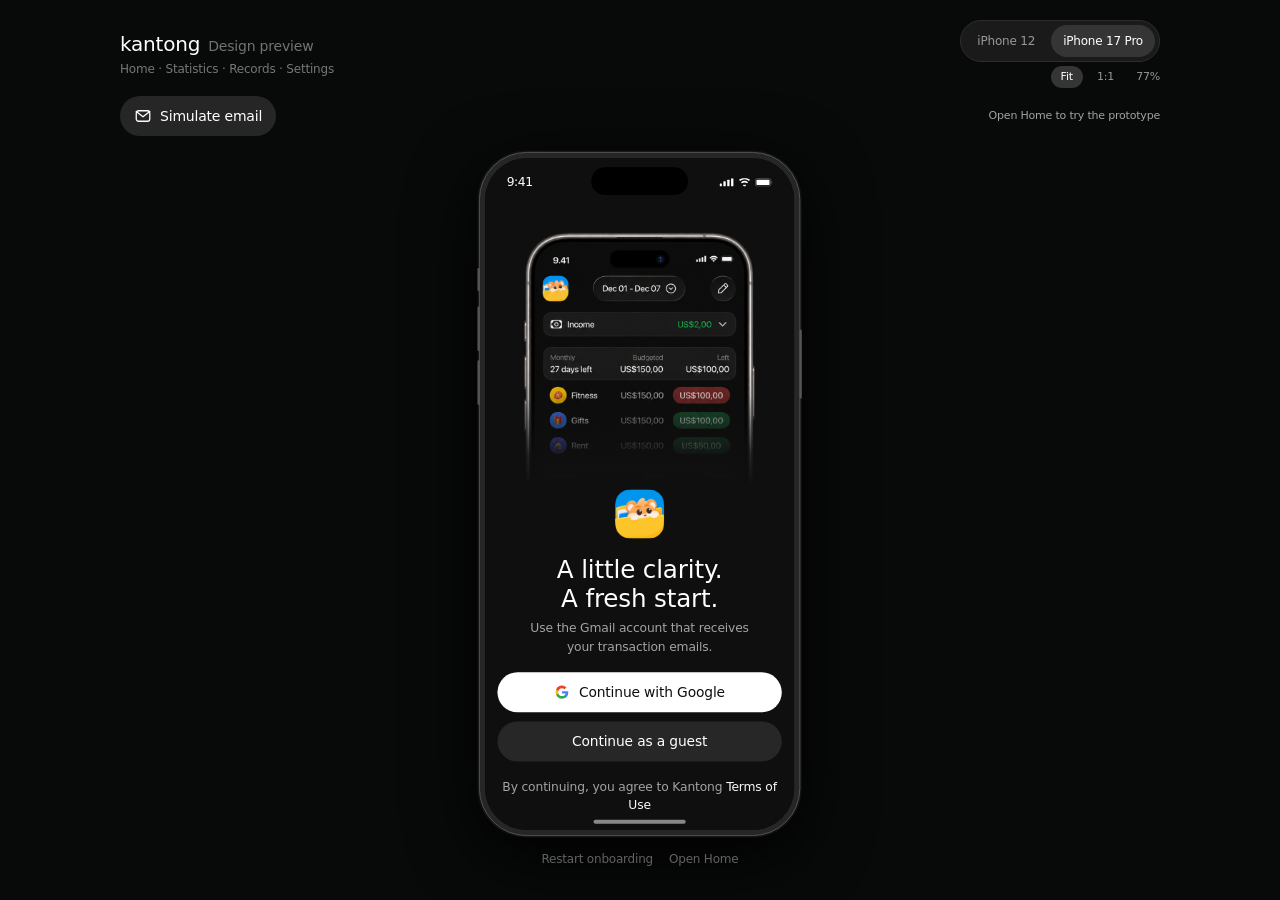
<file: apps/kantong/index.html>
<!doctype html>
<html lang="en">
<head>
<meta charset="utf-8">
<meta name="viewport" content="width=device-width, initial-scale=1">
<title>Kantong · Interactive prototype</title>
<style>
@font-face{font-family:SFRounded;src:local("SF Pro Rounded Regular")}
@font-face{font-family:SFRoundedMedium;src:local("SF Pro Rounded Medium")}
@font-face{font-family:SFRoundedSemibold;src:local("SF Pro Rounded Semibold")}
@font-face{font-family:SFRoundedBold;src:local("SF Pro Rounded Bold")}
html,body,#root{height:100%;margin:0}
#root{display:flex;flex-direction:column}
body{background:#0f0f0f;color:white;font-family:system-ui,sans-serif}
</style>
</head>
<body>
<div id="root"></div>
<script src="./browser-globals.js" defer></script>
<script src="./kantong.js" defer></script>
</body>
</html>
</file>
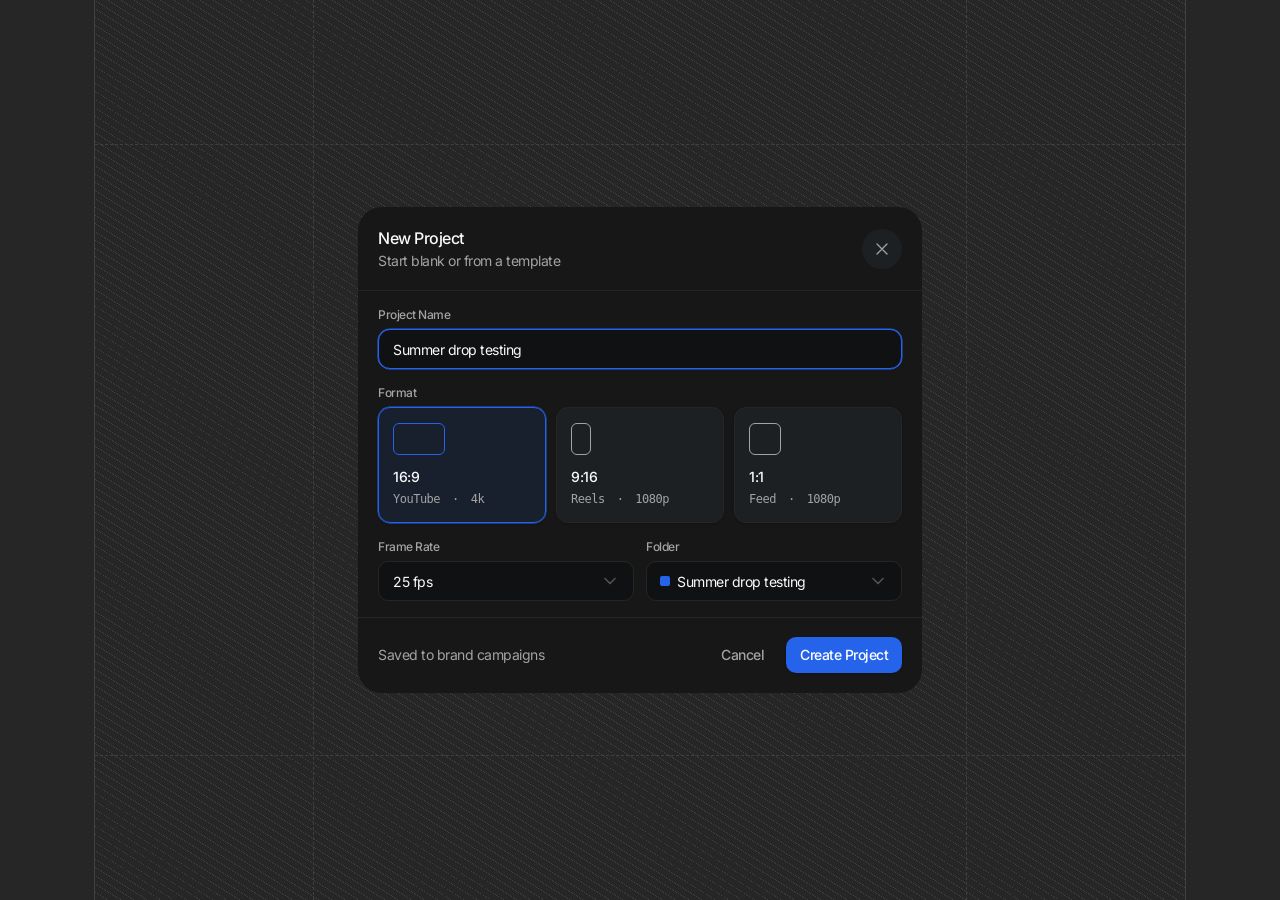
<file: gallery/new-project/preview.html>
<!doctype html><html lang="en"><head><meta charset="UTF-8"><meta name="viewport" content="width=device-width,initial-scale=1"><title>New project modal · Preview</title><link rel="preconnect" href="https://fonts.googleapis.com"><link href="https://fonts.googleapis.com/css2?family=Inter:wght@400;500&display=swap" rel="stylesheet"><link rel="stylesheet" href="tailwind.css?v=figma-canvas"><style>html,body{margin:0;background:transparent;min-height:100%;color-scheme:normal}html[data-thumbnail=true] body{width:1116px;height:725px;min-height:0}
.preview-canvas{position:relative;isolation:isolate;overflow:hidden;--preview-base:#262626;--preview-line:#404040;background:var(--preview-base)}
.preview-canvas[data-theme=light]{--preview-base:#f5f5f5;--preview-line:#d4d4d4}
.preview-grid{position:absolute;inset:0 7.34767%;border-inline:.5px solid var(--preview-line);background:repeating-linear-gradient(32deg,transparent 0 6.5px,var(--preview-line) 6.5px 7px);pointer-events:none;z-index:-1}
.preview-guide-columns{position:absolute;inset:0 19.95798%;border-inline:.5px dashed var(--preview-line)}
.preview-guide-rows{position:absolute;inset:16% 0;border-block:.5px dashed var(--preview-line)}
.preview-thumbnail{width:1116px;height:725px;display:grid;place-items:center}
.preview-thumbnail{--thumbnail-zoom:1.35}
.preview-thumbnail .preview-modal{transform:scale(var(--thumbnail-zoom))}
.preview-thumbnail .preview-guide-columns{inset:0 calc((100% - 564px * var(--thumbnail-zoom)) / 2 - 4px)}
.preview-thumbnail .preview-guide-rows{inset:calc((100% - 486px * var(--thumbnail-zoom)) / 2 - 4px) 0}
.preview-modal{width:564px;overflow:hidden;border-radius:24px;background:var(--project-surface)}
.preview-canvas dialog{box-shadow:none}
.preview-canvas dialog::backdrop{background:transparent}
.preview-canvas>button,.preview-canvas>p{position:relative;z-index:1}
*{box-sizing:border-box}button,input,select{font-family:inherit}</style><script>if(new URLSearchParams(location.search).has('thumbnail'))document.documentElement.dataset.thumbnail='true'</script><script defer src="preview.js?v=figma-canvas"></script></head><body><div id="root"></div></body></html>
</file>
<file: projects.css>
.project-grid{display:grid;grid-template-columns:1fr 1fr;gap:38px 28px}.project-card{display:block;text-align:left;border:0;background:none;padding:0;min-width:0}.project-visual{position:relative;height:330px;border-radius:13px;overflow:hidden;transition:transform .35s,box-shadow .35s;border:1px solid #00000006}.project-card:hover .project-visual{transform:translateY(-5px);box-shadow:0 12px 25px #2720350b}.study-label{position:absolute;top:16px;left:18px;font-size:7px;letter-spacing:1.7px;color:#4e53526b;z-index:3}.claim-visual{background:#e2ebe8}.claim-dashboard{position:absolute;left:30px;top:63px;width:600px;height:315px;display:flex;background:#fafcfc;border:1px solid #d1dbd6;border-radius:8px;box-shadow:0 15px 25px #3c5a4b12;transform:rotate(-4deg);overflow:hidden;transform-origin:center;pointer-events:none}.dash-sidebar{width:125px;flex-shrink:0;border-right:1px solid #e5ebe8;padding:19px 10px;font-size:6px;position:relative;background:white}.dash-sidebar>strong{font-size:11px;display:block;padding:0 4px 20px;letter-spacing:-.4px}.dash-sidebar>strong>span{color:#498a6a;font-size:17px;vertical-align:-1px;margin-right:3px}.side-line{padding:9px 8px;margin:3px 0;border-radius:4px;color:#7b8781;display:flex;gap:6px}.side-line.selected{background:#eaf4ee;color:#367657}.sidebar-bottom{position:absolute;bottom:20px;left:15px;color:#8a9690}.dash-content{flex:1;padding:15px 17px;min-width:0}.dash-top{display:flex;justify-content:space-between;color:#929d98;font-size:5px;border-bottom:1px solid #e6ebe8;padding-bottom:12px}.dash-top b{background:#e4eade;padding:4px;border-radius:50%;color:#64715c}.dash-title{display:flex;justify-content:space-between;align-items:center;margin:17px 0 15px}.dash-title h3{font-size:12px;margin-bottom:4px;letter-spacing:-.4px}.dash-title p{font-size:5px;color:#98a09b;margin:0}.tiny-button{font-size:5px;padding:6px;background:#3d795f;color:white;border-radius:4px}.stats-row{display:flex;gap:7px}.stats-row>div{flex:1;border:1px solid #e4ebe7;border-radius:5px;padding:10px;background:white}.stats-row span{font-size:5px;display:block;color:#8b948f}.stats-row strong{font-size:13px;display:block;margin:8px 0}.stats-row i{font-size:6px;font-style:normal;font-weight:400;color:#9b9e9c}.stats-row small{font-size:5px;color:#709582}.dash-table{margin-top:15px;background:white;border:1px solid #e5ebe7;border-radius:5px;padding:10px}.table-heading{display:flex;justify-content:space-between;font-size:6px;margin-bottom:13px}.table-heading span{font-size:5px;color:#799686}.table-row{display:grid;grid-template-columns:1.8fr 1fr .7fr;font-size:5px;align-items:center;gap:5px;padding:9px 0;border-top:1px solid #eef0ee}.table-header{font-size:4px;color:#a0a7a3;padding:6px 0}.table-row em{font-style:normal;font-size:4px;color:#4c8b65;background:#edf6ef;padding:4px 3px;text-align:center;border-radius:4px}.table-row em.pending{background:#faf3df;color:#ac8b3f}.expense-icon{margin-right:5px;background:#f0f4f1;padding:4px;color:#73897b}.project-doodle{position:absolute;font:23px/1 var(--hand);color:#58796a;transform:rotate(-9deg)}.claim-doodle{bottom:19px;left:24px}.project-info{display:flex;justify-content:space-between;gap:12px;padding:19px 1px 0}.project-info h3{font:650 20px var(--display);letter-spacing:-.7px;margin-bottom:7px}.project-info h3 span{font-weight:400;font-size:19px;display:inline-block;margin-left:3px;transition:transform .2s}.project-card:hover .project-info h3 span{transform:translate(3px,-3px);color:var(--purple)}.project-info p{font-size:11px;color:#7d7d79;line-height:1.6;margin-bottom:12px}.project-type{font-size:9px;color:#85847e;white-space:nowrap;padding-top:8px}.project-tags{display:flex;gap:6px;flex-wrap:wrap}.project-tags span{font-size:8px;border:1px solid #deded7;color:#85847d;padding:5px 9px;border-radius:20px;background:#faf9f6}.zesty-visual{background:#f0eacc}.zesty-wordmark{position:absolute;top:48px;left:25px;font:800 38px var(--display);letter-spacing:-3px;color:#526b32}.zesty-wordmark>span{font:35px var(--sans);display:inline-block;vertical-align:4px;margin-left:2px}.zesty-wordmark small{font:5px var(--sans);letter-spacing:1.7px;display:block;margin-top:0}.phone{position:absolute;width:151px;height:306px;border:4px solid #33372f;border-radius:27px;background:#fafbf6;box-shadow:6px 14px 20px #535b2e20;overflow:hidden;pointer-events:none}.phone-one{left:145px;top:53px;transform:rotate(-9deg);z-index:1}.phone-two{left:302px;top:24px;transform:rotate(9deg);background:#f7f8ea}.phone-camera{position:absolute;top:5px;left:49px;width:48px;height:13px;border-radius:20px;background:#2c3029}.phone-status{display:flex;justify-content:space-between;font-size:5px;font-weight:650;padding:10px 13px 16px}.phone-status span{font-size:4px}.phone-greeting{font-size:12px;font-weight:700;padding:6px 10px 0;letter-spacing:-.3px}.phone-greeting>span{float:right;color:#a4b165}.phone-subtitle{font-size:5px;color:#91957e;margin:5px 10px 10px}.calorie-card{background:#f0f2e3;margin:0 8px;padding:10px 0 9px;border-radius:12px}.calorie-ring{border:7px solid #718a48;border-right-color:#d8e0c3;width:80px;height:80px;border-radius:50%;margin:auto;transform:rotate(-25deg);display:grid;place-items:center}.calorie-ring>div{transform:rotate(25deg);text-align:center}.calorie-ring strong{font-size:19px;letter-spacing:-.7px;display:block}.calorie-ring small{font-size:5px;color:#90967e;display:block;margin-top:2px}.macro-row{display:flex;justify-content:space-evenly;margin-top:11px;font-size:4px;color:#9ca18e}.macro-row b{display:block;margin-top:3px;font-size:7px;color:#5d694c}.meal-title{font-size:8px;font-weight:650;margin:13px 9px 7px}.meal-title>span{float:right;color:#7b8c5f;font-size:5px;font-weight:400}.meal{display:flex;align-items:center;gap:4px;padding:6px 8px}.food-art{height:25px;width:25px;background:#eef0df;border-radius:6px;font-size:16px;display:grid;place-items:center}.meal strong{font-size:5px;display:block}.meal small{font-size:4px;display:block;color:#969c89;margin-top:3px}.meal>b{font-size:7px;font-weight:600;margin-left:auto}.phone-nav{display:flex;align-items:center;justify-content:space-evenly;font-size:12px;color:#9aa68a;border-top:1px solid #eee;padding-top:7px;margin-top:6px}.phone-nav .active{color:#718a48}.add-food{background:#718a48;color:white;width:20px;height:20px;border-radius:50%;display:grid;place-items:center}.food-illustration{height:139px;display:grid;place-items:center;position:relative}.food-illustration>span{font-size:72px;filter:drop-shadow(0 9px 0 #bac68d38);transform:rotate(-15deg)}.food-illustration>i{position:absolute;right:14px;top:20px;font-size:22px;color:#a7b66d;font-style:normal}.phone-two h4{font:750 19px/1.2 var(--display);letter-spacing:-.7px;text-align:center;margin:0 0 9px;color:#465c2a}.phone-two p{text-align:center;font-size:5px;line-height:1.7;color:#909780;margin-bottom:8px}.onboarding-dots{display:block;text-align:center;color:#819551;font-size:5px;margin-bottom:11px}.phone-cta{background:#6f8747;color:white;padding:9px 8px;text-align:center;border-radius:8px;margin:0 10px;font-size:6px}.zesty-sticker{position:absolute;left:26px;bottom:25px;width:100px;background:#dce4b6;color:#617440;padding:13px;border-radius:50%;font:21px/1 var(--hand);text-align:center;transform:rotate(-12deg);border:1px dashed #9ca66d}.wide-card{grid-column:1/-1}.indo-visual{height:350px;background:#eae5f1;display:flex;align-items:center}.indo-intro{padding-left:50px;width:43%;z-index:1}.indo-logo{display:block;font:750 22px var(--display);letter-spacing:-1px;margin-bottom:20px}.indo-logo>span{color:#9169cb}.indo-intro h3{font:650 34px/1.18 var(--display);letter-spacing:-1.6px;margin-bottom:13px}.indo-intro p{font-size:10px;color:#90899b;margin-bottom:20px}.indo-badge{font-size:6px;letter-spacing:1.1px;border:1px solid #c4b9d5;border-radius:20px;padding:6px 10px;color:#9682b4}.link-editor{width:600px;height:290px;background:#fff;border:1px solid #dcd4e5;border-radius:9px;position:absolute;right:-15px;top:55px;transform:rotate(-3deg);box-shadow:0 10px 30px #75668612;overflow:hidden;pointer-events:none}.editor-bar{font-size:7px;display:flex;justify-content:space-between;padding:13px 17px;border-bottom:1px solid #eee8f2}.editor-bar>span:last-child{color:#a094b1}.editor-bar b{background:#9873cc;color:white;border-radius:4px;padding:6px 12px;font-weight:400}.editor-body{display:flex;height:100%}.editor-form{width:57%;padding:25px}.editor-form>small{font-size:5px;letter-spacing:1px;color:#a79cae}.editor-form h4{font:650 14px var(--display);letter-spacing:-.5px;margin:7px 0 15px}.editor-tabs{display:flex;gap:22px;font-size:6px;color:#a69dac;border-bottom:1px solid #eee8f2;padding-bottom:9px;margin-bottom:13px}.editor-tabs>span:first-child{color:#8d64be}.editor-link{display:flex;align-items:center;gap:8px;padding:10px 8px;border:1px solid #e7e1ed;border-radius:6px;margin-bottom:7px}.editor-link>span:first-child{color:#c4baca;font-size:10px}.editor-link b{font-size:6px;font-weight:500;display:block}.editor-link small{font-size:4px;color:#ada3b3;display:block;margin-top:3px}.editor-link i{margin-left:auto;background:#aa8acb;width:13px;height:7px;border-radius:8px}.editor-link i:after{content:'';display:block;width:5px;height:5px;margin:1px 1px 1px 7px;background:white;border-radius:50%}.editor-add{font-size:6px;color:#a791bd;text-align:center;padding:8px;border:1px dashed #dfd3eb;border-radius:6px}.store-preview{width:180px;height:227px;margin:14px auto 0;border:1px solid #dbd4cd;background:#f6f1e8;border-radius:16px;padding:14px 15px;text-align:center;box-shadow:0 3px 9px #3a2d3910}.store-avatar{background:#c5b4a1;border-radius:50%;margin:auto auto 8px;width:40px;height:40px;display:grid;place-items:center;font:italic 27px Georgia;color:white}.store-preview h4{font-size:9px;margin:0 0 5px}.store-preview p{font-size:5px;color:#948b80;margin-bottom:14px}.store-preview>div:not(.store-avatar){font-size:5px;border:1px solid #d9cfc1;border-radius:4px;padding:9px 5px;margin-bottom:6px;background:#fffcf6}.store-preview>small{font-size:4px;color:#a89a88;display:block;margin-top:11px}
</file>
<file: studio.css>
:root{--ink:#464348;--muted:#a29ba9;--pink:#fff0f3;--lilac:#eee1ff;--blue:#e1efff;--mint:#dff5eb;--yellow:#fff4bd;--selection:#df91bd;--font:'DM Sans',sans-serif;--display:'DM Sans',sans-serif;--sans:'DM Sans',sans-serif;--hand:'Caveat',cursive}*{box-sizing:border-box}body{margin:0;color:var(--ink);font-family:var(--font);font-size:15px;background:#fdfcff;overflow:hidden}body:before{content:'';position:fixed;inset:0;pointer-events:none;background:radial-gradient(ellipse at 20% 15%,#fff3f758,transparent 45%),radial-gradient(ellipse at 86% 83%,#f0eaff55,transparent 43%),radial-gradient(circle,#d9d1e0 1.5px,transparent 1.9px);background-size:auto,auto,24px 24px;background-position:0 0,0 0,11px 11px}button,a,input,textarea{-webkit-tap-highlight-color:transparent}button,input,textarea{font:inherit}button{cursor:pointer;color:inherit}a{text-decoration:none;color:inherit}button:focus-visible,a:focus-visible,[tabindex]:focus-visible{outline:3px solid #b391de;outline-offset:4px}svg{width:22px;height:22px;fill:none;stroke:currentColor;stroke-width:1.8;stroke-linecap:round;stroke-linejoin:round}h1,h2,h3,h4,p{margin-top:0}.skip-link{position:fixed;top:-100px;left:20px;z-index:300;background:white;padding:15px;border-radius:10px}.skip-link:focus{top:80px}.studio-header{position:fixed;inset:16px 18px auto;display:flex;align-items:center;justify-content:space-between;gap:20px;z-index:100;pointer-events:none}.page-navigation{pointer-events:auto;display:flex;align-items:center;background:#ffecf0db;backdrop-filter:blur(16px);padding:5px 8px;gap:4px;border-radius:23px;box-shadow:0 3px 18px #e4b0c40a}.avatar-mark{width:44px;height:36px;position:relative;display:grid;place-items:center;color:#665270}.avatar-mark>span{font:italic 37px Georgia;line-height:.8;transform:rotate(-10deg)}.avatar-mark>i{position:absolute;right:3px;top:-2px;font:17px var(--font);color:#d893b9}.page-menu-toggle{height:30px;width:19px;display:grid;place-items:center;border:0;background:none;padding:0;color:#7c687e}.page-menu-toggle svg{width:15px;height:15px}.page-links{display:flex;align-items:center;gap:4px}.page-links a{font-size:12px;font-weight:650;padding:9px 16px;white-space:nowrap;border-radius:20px;transition:background .2s,transform .2s}.page-links a:hover{background:#ffffff8c;transform:translateY(-1px)}.page-links a[aria-current=page]{background:#fffdfd;box-shadow:0 2px 7px #b87d9210}.mobile-page-name{display:none}.visitor-corner{display:flex;align-items:center;flex-direction:row-reverse;pointer-events:auto}.visitor-corner button{border:0;background:none;display:flex;align-items:center;gap:12px;padding:0}.visitor-avatar,.studio-owner{width:43px;height:43px;border:2px solid #d0b5f1;border-radius:48% 52% 47% 53%;background:#efe5ff;color:#746587;box-shadow:inset 0 0 0 3px #fff;display:grid;place-items:center;font-weight:600;font-size:14px;transform:rotate(6deg)}.studio-owner{background:#ffeaf2;border-color:#edbad2;color:#a7748c;transform:rotate(-7deg);margin-right:-9px}.visitor-caption{font:15px var(--hand);color:#a695ac;display:flex;align-items:center;gap:5px}.visitor-caption i{display:inline-block;width:5px;height:5px;background:#83bca5;border-radius:50%}.page-view{position:fixed;inset:0;overflow:auto;overscroll-behavior:contain;isolation:isolate}.page-view[hidden]{display:none}.home-view{overflow:hidden}.home-board{position:absolute;top:48%;left:50%;transform:translate(-50%,-50%);width:640px;z-index:1}.hello-card{position:relative;background:#ffedf1;border-radius:30px;min-height:190px;box-shadow:0 14px 40px #e7b1c20b}.hello-content{padding:31px 38px 33px}.hello-content h1{font-size:43px;font-weight:700;line-height:1.25;letter-spacing:-1.9px;margin:0 0 13px}.hello-period{color:#aa77bc}.hello-content p{font-size:17px;line-height:1.65;margin:0;letter-spacing:-.2px;max-width:565px}.hello-spark{position:absolute;right:84px;top:-10px;font-size:29px;color:#e3a4c3;transform:rotate(15deg)}.object-label{position:absolute;left:14px;top:-24px;font-size:10px;font-weight:450;letter-spacing:.25px;color:#a69aaf;white-space:nowrap;pointer-events:none}.object-dimensions{display:none;position:absolute;right:14px;top:-24px;font-size:9px;color:#d095b7;pointer-events:none}.portrait-bubble{position:absolute;width:124px;height:124px;top:-72px;right:-33px;border-radius:50%;z-index:3}.portrait-bubble>.object-label{top:-24px;left:11px}.portrait-crop{height:100%;width:100%;border:6px solid #fff0ae;border-radius:48% 52% 50% 50%;overflow:hidden;box-shadow:0 10px 28px #dec57f15;background:#e9e0f7;transform:rotate(6deg)}.portrait-art{display:block;width:100%;height:100%;stroke:none;transform:scale(1.2);transform-origin:50% 40%}.portrait-star{position:absolute;right:-14px;top:15px;font-size:34px;color:#a5c9f4;transform:rotate(10deg)}.home-groups{display:flex;align-items:flex-start;justify-content:space-between;gap:22px;padding:44px 17px 0}.mini-group{position:relative}.mini-group>.object-label{left:10px;top:-24px}.pill-tray{display:flex;align-items:center;gap:6px;padding:8px;background:#ffffffd6;border-radius:29px;box-shadow:0 7px 25px #d7bdd81a}.pill{display:inline-flex;align-items:center;justify-content:center;gap:8px;border:0;border-radius:24px;padding:11px 17px;font-size:13px;font-weight:600;white-space:nowrap;transition:transform .2s,box-shadow .2s;line-height:1.2}.pill:hover{transform:translateY(-3px) rotate(-2deg);box-shadow:0 4px 8px #a87fa312}.pill svg{height:18px;width:18px}.pink{background:var(--pink)}.blue{background:var(--blue)}.mint{background:var(--mint)}.lilac{background:var(--lilac)}.yellow{background:var(--yellow)}.white{background:#ffffffd9}.icon-pill{width:43px;height:40px;padding:0}.tiny-note{position:absolute;top:70px;left:8px;white-space:nowrap;font-size:18px!important;color:#8c7e97;transform:rotate(-4deg)}.handwriting{font-family:var(--hand)}.home-footnote{display:block;position:absolute;top:calc(100% + 50px);left:14px;font-size:20px;color:#b2a3bb;transform:rotate(-3deg)}.home-footnote>span{color:#ae8bc7;font-size:24px;margin-left:5px}.author-cursor{position:absolute;right:130px;bottom:7px;color:#e79ec5;pointer-events:none;z-index:6;animation:author-walk 3s .3s both}.author-cursor svg{fill:#fff3fa;stroke:#e4a0c7;stroke-width:2.6;width:23px;height:27px}.author-cursor>span{display:block;padding:5px 12px;background:#fff0f6e8;color:#826b7f;border-radius:7px 18px 18px 18px;font-size:11px;font-weight:650;margin-left:15px;box-shadow:0 5px 13px #bd94ad12}@keyframes author-walk{0%{opacity:0;transform:translate(100px,-60px)}20%{opacity:1;transform:translate(-180px,-115px)}65%{opacity:1;transform:translate(0,0)}100%{opacity:0;transform:translate(20px,15px)}}.home-view.entering .hello-card{animation:card-entrance .6s .05s both}.home-view.entering .hello-content{animation:content-entrance .65s .4s both}.home-view.entering .portrait-bubble{animation:portrait-entrance .7s .2s both}.home-view.entering .home-groups{animation:content-entrance .7s .8s both}.home-view.entering .home-footnote{animation:content-entrance .8s 1s both}@keyframes card-entrance{from{opacity:0;scale:.96}to{opacity:1;scale:1}}@keyframes content-entrance{from{opacity:0;translate:0 9px}to{opacity:1;translate:0 0}}@keyframes portrait-entrance{from{opacity:0;scale:.75;rotate:-15deg}to{opacity:1;scale:1;rotate:0deg}}.movable{touch-action:pan-y}.move-mode .movable{cursor:grab}.move-mode .movable:active{cursor:grabbing}.movable.selected{outline:1.5px dashed var(--selection);outline-offset:4px}.movable.selected>.object-label,.movable.selected .object-dimensions{color:#c884ac;display:block}.selection-dot{display:none;position:absolute;background:#fff9fd;border:2px solid #e6a3c9;width:9px;height:9px;border-radius:50%;z-index:5;pointer-events:none}.selected>.selection-dot{display:block}.selection-dot.tl{top:-9px;left:-9px}.selection-dot.tr{top:-9px;right:-9px}.selection-dot.bl{bottom:-9px;left:-9px}.selection-dot.br{bottom:-9px;right:-9px}.editing-toolbar{position:fixed;z-index:120;bottom:18px;left:50%;transform:translateX(-50%);display:flex;align-items:center;gap:7px;padding:8px 14px;background:#ffebefeb;border:1px solid #fff8fa;box-shadow:0 9px 35px #c9a2bc20,0 2px 6px #dab3c110;backdrop-filter:blur(20px);border-radius:32px}.tool-button{position:relative;width:43px;height:43px;display:grid;place-items:center;border:0;background:none;border-radius:50%;color:#65545f;transition:background .2s,transform .2s,color .2s}.tool-button svg{height:22px;width:22px;stroke-width:1.9}.tool-button:hover{background:#ffffff8c;transform:translateY(-2px)}.tool-button.active{color:#da89b6;background:#fffdfd;box-shadow:0 3px 10px #cc91ad15}.tool-button.active svg{transform:rotate(-4deg)}.toolbar-divider{width:1px;height:25px;background:#e9cbd7;margin:0 3px}.notes-button{display:flex;align-items:center;gap:6px;border:0;background:#ffe68e;border-radius:20px;padding:9px 13px;font-weight:650;font-size:11px;margin-left:3px;white-space:nowrap}.notes-button>span{font-size:10px;font-weight:550;background:#ffffff55;border-radius:50%;min-width:17px;height:17px;display:grid;place-items:center}.notes-button:hover{background:#ffe07c}.more-button{height:32px;width:25px;border:0;background:none;color:#af8c9f;padding:0;display:grid;place-items:center}.more-button svg{width:18px;height:18px}.tooltip{position:absolute;bottom:54px;left:50%;transform:translateX(-50%);font-size:10px;color:#8f6e88;background:#fff6fa;padding:7px 11px;border:1px solid #f1dce7;border-radius:12px;white-space:nowrap;opacity:0;pointer-events:none;transition:opacity .15s}.tool-button:hover>.tooltip,.tool-button:focus-visible>.tooltip{opacity:1}.floating-tool-hint{position:fixed;bottom:94px;left:50%;transform:translateX(-50%);z-index:90;background:#fffcffeb;border:1px solid #eee1f2;border-radius:18px;padding:9px 16px;font-size:11px;color:#9b84a1;max-width:90vw;text-align:center;backdrop-filter:blur(8px)}.local-badge{position:fixed;bottom:26px;right:19px;z-index:80;display:flex;align-items:center;gap:6px;font-size:10px;color:#b39bb5;background:#fff4f9d6;border-radius:15px;padding:8px 9px;backdrop-filter:blur(10px)}.local-badge>span{width:5px;height:5px;background:#d598ba;border-radius:50%}.local-badge button{font-size:10px;color:#b18da7;border:1px solid #e5ccdf;border-radius:50%;background:#fff9fd;height:15px;width:15px;line-height:1;padding:0;margin-left:3px}.tool-popover{position:fixed;bottom:91px;left:50%;z-index:150;background:#fff9fdeb;border:1px solid #efdce8;box-shadow:0 8px 25px #a67e9e15;backdrop-filter:blur(20px);border-radius:20px;padding:17px}.popover-title{display:block;text-align:center;font:21px var(--hand);color:#a67ca4;margin-bottom:12px}.sticker-popover{transform:translateX(-12%)}.sticker-popover>div{display:flex;gap:7px}.sticker-popover button{font-size:31px;width:41px;height:43px;border:0;border-radius:14px;background:#f3e7ff;color:#a287ce;transition:transform .2s}.sticker-popover button:nth-child(2){background:#fff1bd;color:#c1a45e}.sticker-popover button:nth-child(3){background:#def1e8;color:#7aac97}.sticker-popover button:nth-child(4){background:#ffe3ee;color:#d793ae}.sticker-popover button:nth-child(5){background:#e0edff;color:#8aadd9}.sticker-popover button:nth-child(6){background:#f2e8ff;color:#b49ad5}.sticker-popover button:hover{transform:rotate(12deg) scale(1.13)}.options-popover{transform:translateX(25%);width:240px}.options-popover>button{display:flex;gap:8px;align-items:center;text-align:left;padding:11px 5px;width:100%;border:0;background:none;font-size:13px;border-radius:8px}.options-popover>button:hover{background:#f8edf5}.options-popover>button>span{font-size:11px}.options-popover kbd{margin-left:auto;font-size:10px;color:#b59ab2;font-family:inherit}.options-popover p{font-size:9px;color:#bba6bc;text-align:center;margin:10px 0 0}.color-choices{display:flex;justify-content:center;gap:12px;padding:0 0 14px;margin-bottom:5px;border-bottom:1px solid #f0e3ee}.color-choices button{width:20px;height:20px;background:var(--swatch);border:3px solid white;border-radius:50%;box-shadow:0 0 0 1px transparent}.color-choices button[aria-pressed=true]{box-shadow:0 0 0 1.5px var(--swatch)}.page-board{max-width:1040px;width:calc(100% - 88px);margin:135px auto 150px;position:relative;z-index:1}.page-title{text-align:center;margin-bottom:65px}.eyebrow{display:block;font-size:9px;letter-spacing:2.3px;color:#ac9ab6;margin-bottom:14px}.page-title h1{font-size:38px;letter-spacing:-1.7px;margin:0 0 14px;font-weight:700}.page-title h1>span{font-size:34px;margin-left:10px;display:inline-block;color:#b29ad8;vertical-align:-1px;transform:rotate(12deg)}.page-title>p{font-size:14px;color:#a090aa}.about-board{max-width:920px}.about-columns{display:grid;grid-template-columns:1.1fr 1fr;gap:30px}.about-card{position:relative;background:#fff0f3;border-radius:27px;padding:33px 35px}.about-card h2{font-size:25px;letter-spacing:-.7px;margin-bottom:20px}.about-card p{font-size:14px;line-height:1.85;color:#8d7a86}.about-card .pill{font-size:11px;margin-top:7px;padding:11px 14px}.belief-card{position:relative;background:#fff4cc;border-radius:24px;padding:28px 30px;transform:rotate(2deg);height:max-content;margin-top:22px}.belief-card>.handwriting{display:block;font-size:26px;color:#aa975f;margin-bottom:20px}.belief-card>div{display:flex;gap:13px;align-items:flex-start;margin-bottom:17px}.belief-card i{font:22px var(--hand);color:#b3a06d}.belief-card p{font-size:12px;line-height:1.7;color:#a69872;margin:0}.belief-card strong{display:block;font-size:13px;font-weight:600;color:#7e7050;margin-bottom:3px}.belief-flower{position:absolute;right:19px;bottom:3px;color:#c3af6f;font-size:33px}.experience-card{position:relative;background:#e5f4ec;border-radius:25px;padding:25px 30px;margin-top:45px;display:flex;gap:45px}.experience-card>div{display:flex;gap:12px;align-items:flex-start}.experience-card p{margin:0}.experience-card strong{display:block;font-size:13px;font-weight:600;color:#678374;margin-bottom:5px}.experience-card p>span{font-size:11px;color:#91a698}.experience-dot{width:7px;height:7px;background:#99c9b1;border-radius:50%;margin-top:5px}.experience-dot.purple{background:#bba4d7}.toolkit-card{position:relative;margin-top:42px;display:flex;flex-wrap:wrap;gap:8px}.toolkit-card>.object-label{left:7px}.toolkit-card .pill{font-size:10px;font-weight:500}.work-board{max-width:1100px}.project-grid{gap:38px 28px}.project-visual{height:320px;border-radius:27px}.study-label{color:#7c738070;font-size:7px}.project-info h3{font:650 21px var(--font)}.project-info p{font-size:12px;color:#9b8e9f}.project-type{font-size:9px;color:#a596ab}.project-tags span{border:0;background:#f3ecf8;color:#a192ab;font-size:9px;padding:6px 11px}.project-card:hover .project-visual{transform:translateY(-5px) rotate(-.5deg);box-shadow:0 15px 35px #c7a3cb14}.project-info{padding-top:18px}.claim-visual{background:#e4f0e9}.zesty-visual{background:#fff1ce}.indo-visual{background:#eee2f8;height:340px}.indo-intro h3{font-family:var(--font)}.link-editor{right:-80px}.phone-one{left:130px}.phone-two{left:290px}.study-note{font-size:10px;line-height:1.8;color:#b3a2bb;max-width:680px;margin:28px auto 45px;text-align:center}.more-experiments{padding:24px;border-radius:27px;background:#ffffff8a;border:1px solid #f0e8f4;text-align:center}.more-experiments>.handwriting{font-size:24px;color:#a791b0}.more-experiments>div{display:flex;align-items:center;justify-content:center;flex-wrap:wrap;gap:24px;margin-top:17px;color:#9c8ba7;font-size:13px}.more-experiments i{font-style:normal;color:#c5acd9}.contact-board{position:absolute;top:48%;left:50%;transform:translate(-50%,-50%);width:640px;z-index:1}.contact-card{position:relative;background:#dff4e9;border-radius:30px;padding:36px 38px}.contact-card h1{font-size:40px;line-height:1.2;letter-spacing:-1.7px;margin-bottom:20px;color:#4c6659}.contact-card h1>span{color:#91bfa8}.contact-card>p{font-size:15px;line-height:1.8;color:#819a8c}.contact-flower{position:absolute;right:35px;top:30px;font-size:75px;color:#b3dac3;transform:rotate(12deg)}.contact-links{display:flex;gap:9px;flex-wrap:wrap;margin-top:25px}.contact-links .pill{font-size:12px}.contact-links .copy-email{font-size:11px}.availability-note{position:relative;background:#fff4d0;border-radius:22px;margin:45px 0 0 55px;width:330px;padding:20px 25px;transform:rotate(-3deg);font-size:12px;color:#9c8a54}.availability-dot{display:inline-block;height:6px;width:6px;background:#b6bb70;border-radius:50%;margin-right:6px}.availability-note>.handwriting{display:block;font-size:23px;color:#b2a06d;margin:10px 0 0 9px}.annotations{position:absolute;inset:0;pointer-events:none;z-index:20}.canvas-object{position:absolute;pointer-events:auto;touch-action:none;min-width:30px;min-height:30px;outline:0}.canvas-object.selected{outline:1.5px dashed var(--selection);outline-offset:5px}.canvas-text{font-size:26px;font-family:var(--hand);line-height:1.3;white-space:pre-wrap;overflow-wrap:anywhere;max-width:80vw;padding:3px 7px;min-width:110px}.canvas-text[contenteditable=true]{outline:1.5px dashed var(--selection);cursor:text;touch-action:auto}.canvas-sticker{font-size:66px;line-height:1;filter:drop-shadow(0 3px 0 #fff);animation:stamp .3s ease-out;user-select:none;min-width:0;min-height:0;padding:5px}.canvas-frame{border:2px solid var(--node-color);background:color-mix(in srgb,var(--node-color) 8%,#fff 50%);border-radius:14px;min-width:50px;min-height:50px}.frame-name{position:absolute;top:-24px;left:0;color:var(--node-color);font-size:11px;white-space:nowrap;min-width:80px;outline:0}.resize-handle{position:absolute;right:-6px;bottom:-6px;width:12px;height:12px;border:2px solid var(--node-color);background:white;border-radius:3px;cursor:nwse-resize;display:none}.canvas-frame.selected .resize-handle{display:block}.canvas-comment{display:flex;gap:7px;align-items:flex-start;min-width:0;min-height:0}.comment-pin{flex-shrink:0;width:34px;height:34px;display:grid;place-items:center;border:2px solid white;background:#f8d67e;color:#917333;box-shadow:0 3px 10px #bca26325;border-radius:50% 50% 50% 7px;font-size:15px;cursor:grab}.comment-body{width:215px;background:#fff7d9;border:1px solid #f2dfa8;border-radius:5px 17px 17px 17px;padding:13px 15px;box-shadow:0 6px 16px #bca26312}.comment-author{font-size:10px;color:#b09455;font-weight:650;display:block;margin-bottom:5px}.comment-body p{font:18px/1.35 var(--hand);color:#927c4b;white-space:pre-wrap;overflow-wrap:anywhere;margin:0}.comment-body textarea{width:100%;resize:vertical;min-height:70px;border:0;border-bottom:1px dashed #d4bc79;outline:none;background:none;font:19px/1.35 var(--hand);color:#927c4b}.comment-submit{margin-top:8px;border:0;border-radius:12px;background:#f5df9d;padding:6px 11px;font-size:10px;color:#917333}.canvas-comment.collapsed .comment-body{display:none}#ink-canvas{position:fixed;inset:0;width:100%;height:100%;z-index:30;pointer-events:none}#tool-surface{position:fixed;inset:0;z-index:40;touch-action:none;cursor:crosshair}body[data-tool=text] #tool-surface{cursor:text}body[data-tool=comment] #tool-surface{cursor:cell}body[data-tool=sticker] #tool-surface{cursor:copy}#frame-preview{position:fixed;border:1.5px dashed var(--selection);background:#f8e7f32e;z-index:50;pointer-events:none;border-radius:12px}@keyframes stamp{from{scale:1.4;opacity:.3}to{scale:1;opacity:1}}.notes-panel{position:fixed;right:18px;top:85px;bottom:100px;width:310px;z-index:110;overflow:auto;padding:24px;background:#fffaf5eb;backdrop-filter:blur(20px);border:1px solid #f1e2dc;border-radius:24px;box-shadow:0 10px 35px #baa0ae15}.notes-heading{display:flex;align-items:center;justify-content:space-between;gap:10px}.notes-heading h2{font-size:20px;letter-spacing:-.5px;margin:0}.notes-heading h2 span{color:#d2b36e;margin-left:6px}.notes-heading button,.dialog-close{border:0;background:#f5e6ee;color:#b18aa3;border-radius:50%;width:28px;height:28px;font-size:21px;display:grid;place-items:center;padding:0}.notes-description{font-size:11px;line-height:1.8;color:#b2a091;margin:18px 0 23px}.empty-notes{border:1px dashed #e6d6bc;border-radius:17px;padding:29px 18px;text-align:center;margin-bottom:20px}.empty-notes>span{display:block;font-size:35px;color:#dcc495;margin-bottom:10px}.empty-notes p{font:22px var(--hand);color:#baa677;margin:0}.notes-panel>.pill{font-size:11px;display:flex;margin:16px auto 0}.note-list-item{border:0;background:#fff0c7;padding:14px 16px;border-radius:15px;display:block;text-align:left;width:100%;margin-bottom:12px}.note-list-item small{display:block;font-size:9px;color:#b49b5e;margin-bottom:5px}.note-list-item p{font:20px/1.3 var(--hand);color:#99804b;margin:0;overflow-wrap:anywhere}.note-list-item:hover{background:#ffebae}#toast{position:fixed;top:85px;left:50%;transform:translate(-50%,-10px);z-index:250;background:#fff6fce8;border:1px solid #eed5e5;backdrop-filter:blur(10px);padding:11px 18px;border-radius:20px;color:#a17c9a;font-size:12px;opacity:0;pointer-events:none;transition:opacity .2s,transform .2s;max-width:90vw;text-align:center}#toast.visible{opacity:1;transform:translate(-50%,0)}dialog{padding:0;border:1px solid #eddaeb;border-radius:27px;background:#fffafe;color:var(--ink);box-shadow:0 20px 90px #5c3d6a22;width:min(700px,calc(100% - 30px));max-height:85vh}dialog::backdrop{background:#81718f36;backdrop-filter:blur(6px)}.dialog-close{position:absolute;right:19px;top:17px;width:31px;height:31px;z-index:10}.project-detail,.guide{padding:43px}.project-detail h2{font-size:33px;letter-spacing:-1px;margin-bottom:15px}.project-detail>p{font-size:14px;line-height:1.9;color:#9c87a4}.project-detail>.project-visual{height:280px;margin:25px 0;border-radius:23px;pointer-events:none}.project-detail .indo-intro{padding-left:25px}.project-detail .indo-intro h3{font-size:25px}.project-detail .link-editor{right:-230px}.project-detail .indo-badge{display:none}.project-detail .pill{font-size:12px}.detail-note{padding:17px 20px;background:#f2e8fa;border-radius:17px;font-size:12px;color:#ac92b8;line-height:1.8;margin-bottom:22px}.guide>.handwriting{font-size:27px;color:#bd98c1}.guide h2{font-size:27px;line-height:1.3;letter-spacing:-.8px;margin:15px 0}.guide p,.guide li{font-size:13px;line-height:1.9;color:#a38daa}.guide ul{padding-left:19px}.guide strong{color:#8f7297}.guide small{font-size:11px;line-height:1.8;color:#baa4bf;display:block}body.is-dragging,body.is-dragging *{cursor:grabbing!important;user-select:none!important}.canvas-object:focus-visible{outline:2px dashed #b391de}.reset-dialog{padding:30px}.reset-dialog h2{font-size:22px;margin:0 0 12px}.reset-dialog p{font-size:13px;line-height:1.8;color:#a38daa}.reset-dialog>div{display:flex;gap:10px;margin-top:20px}
@media(min-width:1600px){.home-board{top:47%;width:640px}.hello-content h1{font-size:45px}.hello-content p{font-size:18px}.hello-content{padding:33px 38px}.hello-card{min-height:190px}.portrait-bubble{width:142px;height:142px;top:-73px;right:-49px}.home-groups{padding-top:44px}.page-links a{font-size:13px}.editing-toolbar{bottom:19px;gap:9px;padding:8px 15px}.tool-button{height:45px;width:45px}.notes-button{padding:10px 15px}}
@media(max-width:1100px){.local-badge{bottom:95px;font-size:9px;background:#fff6fcbd}.work-board{width:calc(100% - 64px)}.project-visual{height:290px}.claim-dashboard{left:20px;width:560px}.phone-one{left:100px;transform:rotate(-9deg) scale(.9);transform-origin:top left}.phone-two{left:245px;transform:rotate(9deg) scale(.9);transform-origin:top left}.zesty-wordmark{left:17px;font-size:33px}.zesty-sticker{left:17px;width:85px;font-size:18px}.project-info{flex-wrap:wrap}.project-type{padding-top:0;margin-bottom:12px}.project-info p{margin-bottom:7px}.indo-visual{height:320px}.indo-intro{padding-left:30px}.indo-intro h3{font-size:29px}.link-editor{right:-140px;width:540px}.about-columns{gap:25px}.about-card{padding:28px}.belief-card{padding:25px}.experience-card{gap:25px}.contact-board{width:620px}}
@media(max-width:760px){.studio-header{top:12px;left:12px;right:12px;gap:12px}.page-links a{padding:9px 12px;font-size:11px}.avatar-mark{width:32px;height:33px}.avatar-mark>span{font-size:32px}.avatar-mark>i{font-size:13px;right:0}.page-navigation{padding:5px 7px}.visitor-caption{display:none}.visitor-avatar,.studio-owner{width:35px;height:35px;font-size:12px}.studio-owner{margin-right:-8px}.home-board{width:calc(100% - 70px);max-width:580px;top:47%}.hello-content{padding:30px 29px}.hello-content h1{font-size:38px}.hello-content p{font-size:16px;line-height:1.7}.hello-card{min-height:0;border-radius:27px}.portrait-bubble{height:111px;width:111px;top:-67px;right:-22px}.portrait-star{font-size:29px;right:-13px;top:7px}.hello-spark{right:73px;font-size:24px;top:-8px}.desktop-break{display:none}.home-groups{padding:40px 6px 0;gap:15px;justify-content:space-between;flex-wrap:wrap}.pill-tray{padding:7px;gap:5px}.pill{padding:10px 14px;font-size:12px}.pill svg{width:17px;height:17px}.icon-pill{height:36px;width:37px;padding:0}.tiny-note{font-size:16px!important;top:63px;left:4px}.home-footnote{font-size:18px;top:calc(100% + 50px);left:6px}.object-label{font-size:9px;top:-22px}.editing-toolbar{bottom:17px;padding:7px 10px;gap:5px}.tool-button{width:38px;height:40px}.tool-button svg{width:20px;height:20px}.toolbar-divider{margin:0 1px}.notes-button{font-size:10px;padding:8px 11px;gap:3px}.more-button{width:20px}.local-badge{bottom:85px;right:14px;font-size:8px;padding:6px 8px}.floating-tool-hint{bottom:90px;font-size:10px;max-width:85vw;width:max-content}.tool-popover{bottom:88px}.sticker-popover{transform:translateX(-35%)}.options-popover{transform:translateX(-3%)}.page-board{width:calc(100% - 48px);margin-top:115px;margin-bottom:150px}.page-title{margin-bottom:48px}.page-title h1{font-size:29px;letter-spacing:-1px}.page-title h1>span{font-size:25px}.page-title>p{font-size:12px}.eyebrow{font-size:8px}.about-columns{grid-template-columns:1fr;gap:38px}.about-card{padding:28px}.about-card h2{font-size:24px}.about-card p{font-size:13px}.belief-card{margin:0 7px;padding:27px}.experience-card{flex-direction:column;gap:22px;padding:25px;margin-top:45px}.toolkit-card{margin-top:43px;gap:7px}.toolkit-card .pill{font-size:9px}.project-grid{grid-template-columns:1fr;gap:32px}.wide-card{grid-column:auto}.project-visual{height:330px;border-radius:24px}.project-info{flex-wrap:nowrap}.project-info h3{font-size:21px}.project-info p{font-size:11px;margin-bottom:12px}.project-type{font-size:8px;padding-top:8px}.project-tags span{font-size:8px}.claim-dashboard{left:24px;top:65px;width:600px}.phone-one{left:135px;top:55px;transform:rotate(-9deg)}.phone-two{left:295px;top:25px;transform:rotate(9deg)}.zesty-wordmark{left:22px;font-size:36px}.zesty-sticker{width:94px;font-size:20px;left:23px}.indo-visual{height:380px;display:block}.indo-intro{padding:40px 24px 0;width:100%}.indo-logo{font-size:21px;margin-bottom:10px}.indo-intro h3{font-size:26px}.indo-intro h3 br{display:none}.indo-intro p{font-size:10px}.indo-badge{display:none}.link-editor{top:175px;left:30px;right:auto;width:540px;height:280px}.study-note{font-size:9px}.more-experiments{padding:24px 15px}.more-experiments>div{gap:15px;font-size:12px}.contact-board{width:calc(100% - 60px);max-width:600px;top:47%}.contact-card{padding:29px;border-radius:27px}.contact-card h1{font-size:34px}.contact-card p{font-size:13px;max-width:90%}.contact-flower{font-size:61px;right:19px;top:28px}.contact-links .pill{font-size:11px;max-width:100%}.contact-links svg{height:16px;width:16px}.availability-note{margin-top:42px;margin-left:20px;width:285px;padding:20px;font-size:11px}.availability-note .handwriting{font-size:21px}.notes-panel{top:78px;right:12px;bottom:94px;width:min(310px,calc(100% - 24px))}.project-detail,.guide{padding:38px 24px}.project-detail h2{font-size:29px}.project-detail>p{font-size:13px}.project-detail>.project-visual{height:260px}.project-detail .phone-one{left:120px;transform:rotate(-9deg) scale(.8)}.project-detail .phone-two{left:250px;transform:rotate(9deg) scale(.8)}.project-detail .indo-intro{padding-top:43px}.project-detail .indo-intro h3{font-size:21px}.project-detail .link-editor{top:150px;left:20px}.guide h2{font-size:24px}.guide p,.guide li{font-size:12px}}
@media(max-width:520px){.page-links{display:none}.page-menu-toggle{order:3;width:25px;margin:0 2px}.mobile-page-name{display:block;font-size:12px;font-weight:650;padding:8px 8px;background:#fff9fc;border-radius:18px;min-width:60px;text-align:center}.page-navigation.menu-open .page-links{display:flex;position:absolute;top:52px;left:0;flex-direction:column;align-items:stretch;padding:9px;min-width:165px;border-radius:20px;background:#fff0f6f5;border:1px solid #fff;box-shadow:0 10px 25px #d2b3cd20;backdrop-filter:blur(20px)}.page-navigation.menu-open .page-links a{font-size:12px;padding:11px 15px}.page-menu-toggle svg{height:16px;width:16px}.visitor-avatar,.studio-owner{height:33px;width:33px}.home-board{width:calc(100% - 42px);top:44%}.portrait-bubble{width:96px;height:96px;right:8px;top:-63px}.portrait-crop{border-width:5px}.portrait-star{font-size:27px;right:-13px}.hello-content{padding:32px 25px 28px}.hello-content h1{font-size:35px;margin-bottom:13px}.hello-content p{font-size:15px;line-height:1.7}.hello-spark{right:96px;top:-14px}.home-groups{gap:36px 10px;padding:39px 4px 0;justify-content:flex-start}.pill-tray{padding:6px;gap:5px}.pill{font-size:11px;padding:10px 13px}.mini-group .object-label{font-size:9px;left:9px;top:-21px}.tiny-note{top:56px;left:8px;font-size:17px!important}.home-footnote{display:none}.elsewhere-group .pill-tray{padding:6px}.elsewhere-group .pill{padding:10px 11px;font-size:10px}.elsewhere-group .icon-pill{height:34px;width:34px;padding:0}.home-groups .menu-group{flex-shrink:0}.editing-toolbar{bottom:14px;gap:2px;padding:6px 8px;border-radius:28px;max-width:calc(100vw - 18px)}.tool-button{width:34px;height:38px;flex-shrink:0}.tool-button svg{width:19px;height:19px}.notes-button{font-size:9px;padding:8px 8px;margin-left:2px}.notes-button>span{height:15px;min-width:15px;font-size:9px}.toolbar-divider{height:21px;margin:0 2px}.more-button{width:18px;flex-shrink:0}.local-badge{bottom:80px;right:12px}.local-badge>span{height:4px;width:4px}.floating-tool-hint{bottom:84px;padding:9px 12px;font-size:9px}.sticker-popover{transform:translateX(-50%);left:50%;padding:15px}.sticker-popover button{width:37px;height:39px;font-size:28px}.sticker-popover>div{gap:6px}.options-popover{transform:none;left:auto;right:13px}.project-visual{height:290px}.project-info{flex-wrap:wrap;gap:0}.project-type{padding-top:0;margin-bottom:12px}.phone-one{left:105px;transform:rotate(-9deg) scale(.9)}.phone-two{left:250px;transform:rotate(9deg) scale(.9)}.zesty-wordmark{font-size:30px;left:17px}.zesty-wordmark small{font-size:4px}.zesty-sticker{width:80px;font-size:18px;left:16px;bottom:17px}.claim-dashboard{left:20px;top:56px;transform:rotate(-4deg) scale(.9);transform-origin:top left}.indo-visual{height:345px}.indo-intro{padding:38px 20px 0}.indo-intro h3{font-size:23px}.link-editor{top:160px;left:20px;transform:rotate(-3deg) scale(.9);transform-origin:top left}.page-title h1{font-size:26px}.contact-board{width:calc(100% - 42px);top:44%}.contact-card{padding:30px 24px}.contact-card h1{font-size:31px}.contact-card p{font-size:12px;max-width:100%}.contact-flower{font-size:48px;top:20px;right:15px;opacity:.7}.contact-links{margin-top:19px}.contact-links .pill{font-size:10px;padding:11px 13px}.availability-note{width:calc(100% - 24px);margin-left:12px;font-size:11px}.canvas-comment .comment-body{width:180px}.canvas-text{font-size:24px}.canvas-sticker{font-size:58px}.project-detail>.project-visual{height:230px}}
@media(max-height:650px) and (min-width:650px){.home-board{top:49%;scale:.85;transform-origin:0 0;transform:translate(-50%,-50%)}.portrait-bubble{width:100px;height:100px;top:-48px}.home-footnote{display:none}.local-badge{bottom:20px;font-size:9px}.contact-board{scale:.85;transform-origin:0 0;top:47%}.contact-card{padding:27px}.availability-note{margin-top:35px}}
@media(prefers-reduced-motion:reduce){*,*:before,*:after{animation:none!important;transition:none!important;scroll-behavior:auto!important}.author-cursor{display:none}}

@media(min-width:521px){.page-navigation.menu-open .page-links{position:absolute;top:54px;left:0;display:flex;flex-direction:column;align-items:stretch;padding:9px;min-width:165px;border-radius:20px;background:#fff0f6f5;border:1px solid white;box-shadow:0 10px 25px #d2b3cd20;backdrop-filter:blur(20px)}.page-navigation.menu-open .page-links a{padding:11px 15px}}
body:not([data-tool="move"]) .local-badge{display:none}
@media(max-width:360px){.editing-toolbar{gap:1px;padding:6px}.tool-button{width:30px}.notes-button{padding:8px 6px;font-size:8px}.toolbar-divider{margin:0 1px}.more-button{width:16px}}

@media(max-width:520px) and (max-height:680px){.home-board{top:48%}.portrait-bubble{width:76px;height:76px;top:-47px;right:8px}.portrait-bubble>.object-label{top:-19px;font-size:8px}.portrait-star{font-size:21px;right:-10px;top:3px}.hello-content{padding:25px 22px}.hello-content h1{font-size:30px;margin-bottom:12px}.hello-content p{font-size:13px;line-height:1.7}.hello-spark{right:77px;font-size:20px;top:-11px}.home-groups{flex-wrap:nowrap;gap:7px;padding:34px 0 0}.home-groups .pill{font-size:10px;padding:10px}.home-groups .elsewhere-group .copy-email{font-size:0;padding:10px}.home-groups .elsewhere-group .copy-email svg{width:16px;height:16px}.home-groups .elsewhere-group .icon-pill{width:34px;height:34px;padding:0}.home-groups .pill-tray{gap:4px;padding:5px}.tiny-note{white-space:normal;width:98px;font-size:15px!important;line-height:1.05;top:55px}.local-badge{bottom:75px;font-size:7px}}
</file>
<file: refinements.css>
/* Shared type scale keeps the home actions and Notes at the same size. */
:root{--action-size:15px}
.object-label,.home-board .object-label{font-size:12px;color:#a296aa;letter-spacing:.15px}
.mini-group>.object-label{top:-25px}
.home-board .pill,.notes-button{font-size:var(--action-size);font-weight:600}
.home-board .pill{padding:11px 17px}
.home-board .icon-pill{width:43px;height:41px;padding:0}
.notes-button{gap:7px;padding:10px 14px}
.notes-button>span{font-size:11px;min-width:19px;height:19px}
.page-links a{font-size:14px}
.visitor-corner{gap:0}
.tool-button:not([data-tool]){color:#8e7483}
.tool-button:hover,.ink-color-button:hover{background:#fffdfd;transform:translateY(-2px);color:#51464c}
.tool-button svg{transition:transform .16s ease}
.tool-button:hover svg{transform:translateY(-1px) rotate(-4deg)}
.tooltip{bottom:calc(100% + 7px);background:#484649;color:#fff;border:0;border-radius:18px;font-size:12px;font-weight:650;line-height:1;padding:8px 12px;box-shadow:0 3px 8px #39303c10;transform:translate(-50%,5px) scale(.96);transition:opacity .14s ease,transform .14s ease;transform-origin:50% 100%}
.tool-button:hover>.tooltip,.tool-button:focus-visible>.tooltip,.ink-color-button:hover>.tooltip,.ink-color-button:focus-visible>.tooltip{opacity:1;transform:translate(-50%,0) scale(1)}
.editing-toolbar{gap:6px}
.ink-color-button{position:relative;border:0;background:none;border-radius:15px;width:17px;height:31px;padding:0;display:grid;place-items:center;color:#b98fa7;margin-left:-6px;flex-shrink:0;transition:background .16s,transform .16s}
.ink-color-button>svg{width:13px;height:13px}
.options-popover{left:50%;transform:translateX(-60%);width:230px;padding-bottom:7px}
.options-popover .color-choices{border:0;margin:0;padding-bottom:13px}
.action-divider{margin-left:4px}
.music-widget{position:fixed;right:19px;bottom:18px;z-index:115}
.music-toggle{display:flex;align-items:center;justify-content:center;gap:9px;min-height:37px;padding:10px 15px;background:#fff0f5;border:1px solid #ffe3ee;border-radius:22px;box-shadow:0 3px 12px #cfadc510;color:#51484f;font-size:12px;font-weight:650;transition:transform .18s,background .18s}
.music-toggle:hover{transform:translateY(-2px);background:#ffe7f0}
.music-toggle[aria-expanded=true]{background:#ffedf4;box-shadow:0 0 0 2px #f8d5e5}
.equalizer{display:flex;align-items:center;gap:2px;height:12px}
.equalizer i{display:block;width:3px;height:6px;border-radius:2px;background:#e68db9}
.equalizer i:nth-child(2){height:10px}
.equalizer i:nth-child(3){height:8px}
.music-toggle:hover .equalizer i{animation:equalizer-bounce .7s ease-in-out infinite alternate}
.music-toggle:hover .equalizer i:nth-child(2){animation-delay:.18s}
.music-toggle:hover .equalizer i:nth-child(3){animation-delay:.35s}
@keyframes equalizer-bounce{from{transform:scaleY(.6)}to{transform:scaleY(1.3)}}
.music-panel{position:absolute;right:0;bottom:calc(100% + 14px);width:360px;padding:10px 10px 0;background:#fffafd;border:1px solid #fff;box-shadow:0 12px 35px #ba9fc52b;border-radius:21px;transform-origin:90% 100%;animation:player-open .2s ease both}
@keyframes player-open{from{opacity:0;transform:translateY(7px) scale(.97)}to{opacity:1;transform:translateY(0) scale(1)}}
.spotify-embed{height:152px;background:#242424;border-radius:13px;overflow:hidden}
.spotify-embed iframe{display:block;height:152px;width:100%;border:0;border-radius:13px;background:#242424}
.music-caption{display:flex;justify-content:space-between;align-items:center;gap:10px;padding:12px 4px 13px;font-size:11px;font-weight:650}
.music-caption a{font-size:10px;color:#d68caf;white-space:nowrap}
.music-caption a:hover{text-decoration:underline;text-underline-offset:3px}
@media(min-width:1600px){.editing-toolbar{gap:7px}.home-board .pill{padding:12px 17px}.home-board .icon-pill{width:45px;height:42px;padding:0}.notes-button{padding:11px 15px}.portrait-bubble>.object-label{top:-26px}}
@media(max-width:1100px){.music-widget{bottom:93px}.editing-toolbar{gap:5px}.tool-button{width:39px}.home-board .object-label{font-size:12px}}
@media(max-width:760px){:root{--action-size:14px}.home-board .pill{padding:11px 15px}.home-board .icon-pill{height:40px;width:40px;padding:0}.notes-button{padding:9px 12px}.page-links a{font-size:13px}.editing-toolbar{gap:3px;padding:7px 10px}.tool-button{width:35px;height:40px}.action-divider{margin-left:2px}.ink-color-button{width:15px;margin-left:-5px}.home-board .object-label{font-size:11px}.tooltip{font-size:11px}.music-widget{right:14px;bottom:91px}.music-panel{width:340px}.music-toggle{font-size:11px;min-height:34px;padding:9px 13px}.floating-tool-hint{max-width:65vw;left:39%;font-size:10px}.options-popover{bottom:90px;transform:translateX(-65%)}}
@media(max-width:520px){:root{--action-size:13px}.home-board .pill{padding:11px 14px}.home-board .icon-pill{width:38px;height:38px;padding:0}.mini-group>.object-label,.home-board .object-label{font-size:11px;top:-23px}.portrait-bubble>.object-label{top:-23px}.home-groups{gap:38px 10px;padding-top:39px}.notes-button{font-size:var(--action-size);padding:8px;gap:3px;margin-left:1px}.notes-button>span{font-size:9px;min-width:15px;height:15px}.editing-toolbar{gap:1px;padding:6px;max-width:calc(100vw - 16px)}.tool-button{width:29px;height:38px}.tool-button svg{width:18px;height:18px}.ink-color-button{width:13px;margin-left:-3px}.ink-color-button>svg{width:11px;height:11px}.toolbar-divider{margin:0 1px;height:20px}.action-divider{margin-left:2px}.music-widget{bottom:82px;right:12px}.music-panel{width:min(350px,calc(100vw - 24px));border-radius:19px}.music-caption{font-size:10px}.music-caption a{font-size:10px}.music-toggle{font-size:11px;padding:9px 12px}.options-popover{bottom:86px;left:50%;right:auto;transform:translateX(-50%)}.floating-tool-hint{bottom:86px;left:35%;max-width:61vw;width:max-content;font-size:9px;padding:8px 10px}.tooltip{font-size:10px;padding:7px 10px}.page-navigation.menu-open .page-links a{font-size:13px}}
@media(max-width:360px){:root{--action-size:12px}.editing-toolbar{gap:1px;padding:5px}.tool-button{width:25px}.tool-button svg{width:17px;height:17px}.notes-button{padding:8px 6px;gap:2px}.notes-button>span{font-size:8px;min-width:13px;height:13px}.ink-color-button{width:12px;margin-left:-3px}.toolbar-divider{margin:0;height:18px}.action-divider{margin-left:1px}}
@media(max-width:520px) and (max-height:680px){:root{--action-size:11px}.home-board .pill{font-size:var(--action-size);padding:10px}.home-groups{padding-top:35px;gap:7px;flex-wrap:nowrap}.home-board .elsewhere-group .copy-email{font-size:0;padding:10px}.home-board .elsewhere-group .icon-pill{width:34px;height:34px;padding:0}.home-board .object-label{font-size:10px}.portrait-bubble>.object-label{top:-22px}.notes-button{font-size:var(--action-size)}}
@media(prefers-reduced-motion:reduce){.music-panel,.music-toggle:hover .equalizer i{animation:none}.tool-button svg,.tooltip{transition:none}}
</file>
<file: dark.css>
:root{color-scheme:dark;--font:'DM Sans',sans-serif;--hand:'DM Sans',sans-serif;--ink:#e4eaf4;--muted:#8995aa;--primary:#76a9ff;--selection:#76a9ff;--pink:#252e41;--blue:#263b5c;--mint:#233738;--lilac:#2c3048;--yellow:#2c3b55}
[hidden]{display:none!important}
body{background:#111722;color:#e4eaf4}
body:before{background:radial-gradient(ellipse at 54% 39%,#20417e13,transparent 44%),radial-gradient(ellipse at 15% 5%,#18315b13,transparent 38%),radial-gradient(circle,#343e52 1.4px,transparent 1.8px);background-size:auto,auto,24px 24px;background-position:0 0,0 0,11px 11px}
button:focus-visible,a:focus-visible,[tabindex]:focus-visible{outline:2px solid #76a9ff;outline-offset:4px}
button,input,textarea{font-family:var(--font)}
.page-navigation{background:#1c2433e8;box-shadow:0 5px 20px #00000012;border:1px solid #2c3547}
.avatar-mark>span{font-family:var(--font);font-weight:700;font-style:normal;font-size:28px;transform:none;color:#d2e0fa}
.avatar-mark>i{color:#76a9ff;font-size:14px}
.page-menu-toggle{color:#8d9db6}
.page-links a{color:#a8b5c9;font-weight:550}
.page-links a:hover{background:#28354a;color:#e6efff;transform:none}
.page-links a[aria-current=page]{background:#334c74;color:#dbe9ff;box-shadow:inset 0 0 0 1px #45638f}
.mobile-page-name{background:#30476b;color:#dce9ff}
.visitor-avatar,.studio-owner{background:#263852;border-color:#4a6895;box-shadow:inset 0 0 0 3px #1b2536;color:#bed4fa}
.studio-owner{background:#273344;border-color:#64758b;color:#bdc9db}
.page-navigation.menu-open .page-links{background:#202a3beF!important;border-color:#384660!important;box-shadow:0 10px 30px #0004!important}
.hello-card{background:linear-gradient(125deg,#203251,#1b283d 90%);box-shadow:0 18px 50px #00000012,inset 0 0 0 1px #334764}
.hello-content h1{color:#edf3ff;font-weight:650}
.hello-content p{color:#b6c4db;line-height:1.7}
.hello-period{color:#76a9ff}
.hello-spark{color:#78a4ed;opacity:.8}
.object-label,.home-board .object-label{color:#8998b2;font-weight:450}
.object-dimensions{color:#88b4fc}
.portrait-crop{border-color:#537fc8;background:#2a3b5b;box-shadow:0 0 0 5px #192c4a,0 10px 30px #0002;transform:rotate(2deg)}
.portrait-star{color:#7dabf7}
.portrait-art{filter:saturate(.7) brightness(.85)}
.pill-tray{background:#1a2231d9;box-shadow:0 5px 20px #00000010;border:1px solid #2a3548}
.pill{font-weight:550}
.pink{background:#26334a;color:#bed0eb}
.blue{background:#315991;color:#e0edff}
.mint{background:#26374b;color:#c6d8ef}
.lilac{background:#2a344b;color:#bccae5}
.yellow{background:#315b9f;color:#edf3ff}
.white{background:#2a3c58;color:#d5e5ff}
.pill:hover{transform:translateY(-2px);box-shadow:0 4px 10px #00000012}
.pill svg{stroke:#b5ccef}
.author-cursor{color:#76a9ff}
.author-cursor svg{fill:#233b61;stroke:#83b2ff}
.author-cursor>span{background:#29446d;color:#d7e6ff;box-shadow:0 3px 14px #0002}
.selection-dot{background:#172437;border-color:#83b2ff}
.editing-toolbar{background:#1c2535ed;border-color:#334056;box-shadow:0 9px 35px #00000033,0 2px 6px #00000018}
.tool-button,.tool-button:not([data-tool]){color:#9eacc3}
.tool-button:hover,.ink-color-button:hover{background:#2b3b54;color:#e0ecff;transform:translateY(-2px)}
.tool-button.active{background:#31548a;color:#b6d1ff;box-shadow:inset 0 0 0 1px #4b71ab}
.toolbar-divider{background:#3b465a}
.notes-button{background:#6b9ff4;color:#0f1e35;box-shadow:inset 0 0 0 1px #9abffd55;font-weight:600}
.notes-button:hover,.notes-button[aria-expanded=true]{background:#83b1ff;color:#0d1b30}
.notes-button>span{background:#ffffff35;color:#172e53}
.ink-color-button{color:#8ba6cc}
.tooltip{background:#e2eaf7;color:#202a3b;font-family:var(--font);font-weight:600;box-shadow:0 3px 12px #0002}
.floating-tool-hint{background:#1c293eeb;border-color:#36465e;color:#a7bad9}
.tool-popover{background:#1f2939f5;border:1px solid #3a475d;box-shadow:0 10px 30px #00000030;backdrop-filter:blur(20px)}
.compact-popover{border-radius:20px;padding:10px;min-height:66px;max-width:calc(100vw - 24px);width:max-content;animation:panel-in .16s ease both}
.compact-popover:after{content:'';position:absolute;bottom:-6px;left:calc(var(--tail-x,50%) - 5px);width:10px;height:10px;background:#1f2939;border-right:1px solid #3a475d;border-bottom:1px solid #3a475d;transform:rotate(45deg)}
.sticker-row,.color-choices{display:flex;align-items:center;justify-content:center;gap:7px;min-height:44px;padding:0!important;margin:0!important;border:0!important}
.sticker-popover>.sticker-row{overflow-x:auto;justify-content:flex-start;scrollbar-width:thin;scrollbar-color:#52627d transparent}
.sticker-popover button,.sticker-popover button:nth-child(n){height:44px;width:44px;flex-shrink:0;border:0;background:transparent;border-radius:12px;display:grid;place-items:center;transition:transform .18s,background .18s}
.sticker-popover button:hover{background:#2c3b51;transform:translateY(-2px) rotate(-5deg) scale(1.1)}
.sticker-popover img{display:block;width:36px;height:36px;filter:drop-shadow(1px 0 0 #f5f7ff) drop-shadow(-1px 0 0 #f5f7ff) drop-shadow(0 1px 0 #f5f7ff);pointer-events:none}
.color-choices button{display:grid;place-items:center;width:44px;height:44px;border:0;background:transparent!important;border-radius:12px;box-shadow:none!important;flex-shrink:0;padding:0}
.color-choices button>span{display:block;width:20px;height:20px;background:var(--swatch);border-radius:50%;box-shadow:0 0 0 4px #1f2939,0 0 0 5px transparent;transition:box-shadow .15s,transform .15s}
.color-choices button[aria-pressed=true]>span{box-shadow:0 0 0 4px #1f2939,0 0 0 5.5px var(--swatch)}
.color-choices button:hover{background:#2b3a50!important}
.color-choices button:hover>span{transform:scale(1.1)}
.page-title .eyebrow{color:#8198bb}
.page-title h1{color:#e2eafb;font-weight:650}
.page-title h1>span{color:#7aa8f0;font-size:27px}
.page-title>p{color:#8f9fb8}
.about-card{background:#202d43;box-shadow:inset 0 0 0 1px #31405a}
.about-card h2{color:#d8e5fc;font-weight:600}
.about-card p{color:#9cacc6}
.belief-card{background:#252f40;transform:none;border:1px solid #35425a}
.belief-card>.handwriting{font:550 15px var(--font);color:#a6b7d3;margin-bottom:25px}
.belief-card i{font:500 12px var(--font);line-height:1.8;color:#738cb3}
.belief-card p{color:#879bb9;line-height:1.9}
.belief-card strong{color:#c3d1e8;font-size:13px;font-weight:550}
.belief-flower{color:#4f709e;font-size:27px}
.experience-card{background:#1f3040;border:1px solid #2b4359}
.experience-card strong{color:#b5cce5;font-weight:550}
.experience-card p>span{color:#7895b1}
.experience-dot{background:#6a9ad5}
.experience-dot.purple{background:#94a9d2}
.toolkit-card .pill{font-size:11px}
.project-info h3{color:#dce7fa;font-weight:600}
.project-info p{color:#8d9eb9}
.project-type{color:#7f91af}
.project-tags span{background:#24334b;color:#9bb4d9}
.project-card:hover .project-visual{box-shadow:0 15px 35px #0002;transform:translateY(-4px)}
.project-doodle{font:500 15px/1.4 var(--font);transform:none}
.claim-doodle{max-width:125px}
.zesty-sticker{font:550 14px/1.3 var(--font)}
.project-visual{color:#292f37;color-scheme:light}
.study-note{color:#788dab}
.more-experiments{background:#1a2536;border-color:#2c3c55}
.more-experiments>.handwriting{font:500 13px var(--font);color:#91a6c9}
.more-experiments>div{color:#a7bad8}
.more-experiments i{color:#557aaf}
.contact-card{background:linear-gradient(125deg,#20385b,#1e2c43);box-shadow:inset 0 0 0 1px #354d70}
.contact-card h1{color:#e0ebff;font-weight:650}
.contact-card h1>span{color:#76a9ff}
.contact-card>p{color:#a3b6d5}
.contact-flower{color:#4b75b3;opacity:.7}
.availability-note{background:#25354f;transform:none;border:1px solid #3b5071;color:#b3c8e9}
.availability-dot{background:#7db9b6}
.availability-note>.handwriting{font:450 13px/1.6 var(--font);color:#8ba4c8;margin:9px 0 0}
.handwriting{font-family:var(--font);font-style:normal}
.canvas-text{font:450 22px/1.5 var(--font);padding:5px 8px}
.canvas-frame{background:color-mix(in srgb,var(--node-color) 8%,#1a2537 75%)}
.canvas-sticker{filter:none;font-family:var(--font);font-size:60px}
.canvas-sticker>img{display:block;width:68px;height:68px;pointer-events:none;filter:drop-shadow(2px 0 0 #ecf1ff) drop-shadow(-2px 0 0 #ecf1ff) drop-shadow(0 2px 0 #ecf1ff) drop-shadow(0 5px 6px #0002)}
.canvas-comment{gap:7px;rotate:none;transform:none;align-items:flex-start}
.canvas-comment.selected{outline:none}
.comment-pin{width:31px;height:31px;border-radius:50% 50% 50% 9px;border:2px solid #6c9ee2;background:#294f83;color:#dbeaff;font:600 11px var(--font);box-shadow:0 3px 12px #0002;transition:background .15s,scale .15s}
.comment-pin:hover{background:#38649b;scale:1.08}
.comment-body{position:relative;min-width:190px;width:225px;background:#243b5c;border:1px solid #42638e;border-radius:12px;padding:13px 15px;box-shadow:0 7px 18px #0002;rotate:none;transform:none}
.comment-body:after{content:'';position:absolute;left:15px;bottom:-6px;width:10px;height:10px;transform:rotate(45deg);background:#243b5c;border-bottom:1px solid #42638e;border-right:1px solid #42638e}
.comment-close{position:absolute;right:-9px;top:-10px;z-index:2;width:22px;height:22px;border:1px solid #506581;background:#182435;color:#d3ddec;border-radius:50%;display:grid;place-items:center;line-height:1;font-size:17px;padding:0}
.comment-author{font:500 10px var(--font);color:#8eacd7;margin-bottom:6px}
.comment-body p{font:450 13px/1.65 var(--font);color:#d0dff7;margin:0;white-space:pre-wrap}
.comment-form{display:flex;align-items:flex-end;gap:8px}
.comment-form textarea{display:block;min-width:0;width:100%;min-height:26px;height:26px;max-height:120px;resize:none;padding:3px 0;border:0;border-radius:0;background:none;font:450 13px/1.5 var(--font);color:#dce8fb;box-shadow:none}
.comment-form textarea::placeholder{color:#a6badd;opacity:1}
.comment-form .comment-submit{display:grid;place-items:center;flex-shrink:0;height:24px;width:24px;padding:0;margin:0;border:0;border-radius:50%;background:#598ddd;color:#eef5ff;font:500 17px var(--font)}
.comment-form .comment-submit:hover{background:#75a5ef}
.notes-panel{inset:auto;position:fixed;bottom:96px;width:370px;max-width:calc(100vw - 24px);max-height:min(540px,calc(100dvh - 170px));padding:17px 13px 9px;background:#192333f5;border:1px solid #415b80;border-radius:22px;box-shadow:0 12px 45px #0004;backdrop-filter:blur(24px);z-index:115;overflow:visible;display:flex;flex-direction:column;animation:panel-in .18s ease both}
.notes-panel:after{content:'';position:absolute;bottom:-9px;left:calc(var(--tail-x,50%) - 8px);width:16px;height:16px;transform:rotate(45deg);background:#192333;border-right:1px solid #415b80;border-bottom:1px solid #415b80}
.notes-heading{padding:0 6px 15px;flex-shrink:0}
.notes-heading h2{font:600 16px var(--font);letter-spacing:-.2px;color:#dce7f9;display:flex;align-items:center;gap:8px}
.notes-heading h2>span{display:grid;place-items:center;min-width:23px;height:23px;padding:0 6px;border-radius:14px;background:#345991;color:#cae0ff;font-size:11px;font-weight:600;margin:0}
.notes-heading button{width:27px;height:27px;background:#2d3f59;border:0;color:#a9c5ec;border-radius:50%;font-size:20px}
#notes-list{overflow:auto;min-height:70px;flex:1;overscroll-behavior:contain;scrollbar-width:thin;scrollbar-color:#47658b transparent;padding:0 2px 2px}
.note-list-item{position:relative;display:block;width:100%;margin:0 0 9px;padding:0;background:#22324a;border:1px solid transparent;border-radius:15px;overflow:hidden;color:#bfd1ed;transition:border-color .15s,background .15s}
.note-list-item:nth-child(2n){background:#25354e}
.note-list-item:hover{background:#2b405f;border-color:#415e88}
.note-list-item.is-current{background:#2c4367;border-color:#648dcc}
.note-entry-main{display:block;text-align:left;width:100%;background:transparent;border:0;padding:14px 15px 15px;color:inherit;min-height:75px}
.note-meta{display:flex;align-items:center;gap:7px;color:#859dbc;font-size:9px;line-height:1.5;padding-right:20px;margin-bottom:8px}
.note-number{display:grid;place-items:center;flex-shrink:0;min-width:19px;height:19px;border-radius:50%;font-size:9px;background:#3b5479;color:#bbd2f3}
.note-list-item p{font:450 13px/1.6 var(--font);color:#cbdcf5;margin:0;overflow-wrap:anywhere;white-space:pre-wrap}
.note-like{position:absolute;top:12px;right:12px;height:24px;width:25px;border:0;background:#334864;border-radius:9px;color:#8fafd9;display:grid;place-items:center;padding:0;font:18px var(--font)}
.note-like:hover,.note-like[aria-pressed=true]{color:#c5ddff;background:#426496}
.empty-notes{border:1px dashed #344b6a;background:#1e2d44;border-radius:15px;text-align:center;padding:29px 19px;margin:0 0 15px}
.empty-notes strong{font:550 13px var(--font);color:#b7ceeF;display:block;margin-bottom:8px}
.empty-notes p{font:450 12px/1.7 var(--font);color:#788eac;margin:0}
.notes-composer{display:flex;align-items:center;gap:9px;margin-top:6px;border:1px solid #42628e;border-radius:25px;padding:6px;background:#243753;position:relative;z-index:1;flex-shrink:0}
.notes-composer>span{display:grid;place-items:center;width:31px;height:31px;background:#345b92;border:1px solid #6a96d2;color:#bfd7f7;border-radius:50%;font-size:10px;font-weight:600;flex-shrink:0}
.notes-composer input{width:100%;min-width:0;background:none;border:0;outline:0;padding:7px 0;font:450 12px var(--font);color:#e3eeff}
.notes-composer input::placeholder{color:#93acd0;opacity:1}
.notes-composer:focus-within{border-color:#7cabef;box-shadow:0 0 0 2px #4f87db20}
.notes-composer>button{display:grid;place-items:center;flex-shrink:0;height:33px;width:33px;border-radius:50%;border:0;background:#5c91e3;color:#e5f0ff;padding:0}
.notes-composer>button:hover{background:#7cadf6}
.notes-composer svg{height:17px;width:17px;stroke-width:1.6}
.notes-privacy{display:block;flex-shrink:0;text-align:center;font-size:8px;color:#6c83a3;padding-top:8px}
.music-toggle{background:#253651;border-color:#3c557b;color:#cce0ff;font-size:var(--action-size);font-weight:550;padding:11px 16px}
.music-toggle:hover{background:#2d456c}
.music-toggle[aria-expanded=true]{background:#2c4366;box-shadow:0 0 0 2px #4b70a130}
.equalizer i{background:#7aaaff}
.music-panel{background:#1d293b;border-color:#394c69;box-shadow:0 12px 40px #0003}
.music-caption{color:#a9bfdc;font-size:12px;font-weight:500;padding:13px 4px}
.music-caption a{font-size:14px;font-weight:550;color:#8fb8ff}
#toast{background:#223752ed;border-color:#3c5880;color:#b6d0f7}
.skip-link{background:#233b60;color:#dbe9ff}
dialog{background:#1c283a;color:#dce8fa;border-color:#42597c;box-shadow:0 20px 90px #0005}
dialog::backdrop{background:#080e1a8c;backdrop-filter:blur(6px)}
.dialog-close{background:#304968;color:#b7cff0}
.project-detail>p{color:#a0b6d6}
.project-detail h2{color:#dfebff}
.project-detail .eyebrow{color:#85a5d1}
.detail-note{background:#263953;color:#91acd2}
.guide h2{color:#d0e1fc}
.guide p,.guide li,.guide small{color:#91a7c7}
.guide strong{color:#b5d1f9}
@keyframes panel-in{from{opacity:0;translate:0 5px}to{opacity:1;translate:0 0}}
@media(max-width:760px){.belief-card>.handwriting{font-size:15px}.availability-note>.handwriting{font-size:12px}.toolkit-card .pill{font-size:10px}.music-toggle{font-size:var(--action-size)}.music-caption a{font-size:13px}.music-caption{font-size:11px}.notes-panel{width:360px;max-height:min(500px,calc(100dvh - 160px))}.canvas-sticker>img{width:60px;height:60px}.home-board .object-label{font-size:11px}}
@media(max-width:520px){.compact-popover{padding:10px;border-radius:18px;min-height:64px}.sticker-row,.color-choices{gap:4px;min-height:42px}.sticker-popover button,.sticker-popover button:nth-child(n),.color-choices button{width:38px;height:42px}.sticker-popover img{width:32px;height:32px}.color-choices button>span{width:18px;height:18px}.notes-panel{max-height:calc(100dvh - 165px);padding:16px 10px 9px;border-radius:20px}.notes-heading{padding:0 5px 13px}.notes-heading h2{font-size:15px}.note-entry-main{padding:13px}.note-list-item p{font-size:12px}.note-meta{font-size:8px}.notes-composer input{font-size:11px}.music-toggle{font-size:var(--action-size);padding:10px 14px}.music-caption a{font-size:13px}.music-caption{font-size:11px;gap:5px}.music-panel{width:calc(100vw - 24px)}.comment-body{width:205px;min-width:175px;padding:12px 13px}.comment-form textarea{font-size:13px}.comment-pin{width:29px;height:29px;font-size:10px}}
@media(max-width:360px){.compact-popover{padding:9px}.sticker-row,.color-choices{gap:3px}.sticker-popover button,.sticker-popover button:nth-child(n),.color-choices button{width:36px}.music-caption a{font-size:12px}.music-caption{font-size:10px}.notes-composer{gap:6px}.notes-composer input{font-size:10px}.note-meta{font-size:8px}}
@media(prefers-reduced-motion:reduce){.compact-popover,.notes-panel{animation:none}.color-choices button>span{transition:none}}

.store-avatar{font:650 27px var(--font)}
.note-meta{font-size:10px}
.note-list-item p{font-size:14px}
.comment-form textarea{font-size:14px}
@media(max-width:520px){.note-meta{font-size:9px}.note-list-item p{font-size:13px}}

@media(max-width:760px){body.notes-open .music-widget{visibility:hidden;pointer-events:none}}
</file>
<file: polish.css>
/* Keep the toolbar inset even, independently of the control spacing. */
.editing-toolbar{--toolbar-inset:8px;padding:var(--toolbar-inset);z-index:180}
.tool-button,.ink-color-button,.pill{transition:background .18s ease,color .18s ease,transform .18s ease,box-shadow .18s ease}
.tool-button svg,.tool-button.active svg,.tool-button:hover svg,.tool-button:focus-visible svg{transform:none;rotate:none;transition:none}
.tool-button:hover,.ink-color-button:hover{transform:translateY(-2px)}
.sticker-popover button:hover{transform:translateY(-2px);rotate:none}
.tool-popover{z-index:190}
.notes-panel{z-index:210;width:370px;padding:17px 13px 12px;border:1.5px solid #48658d;border-radius:27px;max-height:min(590px,calc(100dvh - 160px));box-shadow:0 16px 50px #00000045}
.notes-panel:after{border-width:1.5px;z-index:-1}
.notes-heading{padding:0 6px 15px;min-height:40px}
.notes-heading h2{font-size:18px;font-weight:600;gap:8px;letter-spacing:-.25px}
.notes-heading h2>span{font-size:12px;min-width:25px;height:25px;background:#5e93e8;color:#11223d;font-weight:550}
.notes-heading button{width:30px;height:30px;background:#304665;color:#c6daf6;transition:background .18s,transform .18s}
.notes-heading button:hover{background:#42618d;transform:translateY(-2px)}
.notes-heading button svg{width:13px;height:13px;stroke-width:2}
#notes-list{padding:0 1px 1px;scrollbar-color:#6482ac transparent}
.note-list-item{border-radius:19px;margin:0 0 10px;background:#24354e;border-color:transparent}
.note-list-item:nth-child(2n){background:#283b59}
.note-list-item:hover{background:#2c4162;border-color:#45648f}
.note-list-item.is-current{border-color:#709bd8;background:#2c4469}
.note-entry-main{min-height:82px;padding:13px 15px 15px}
.note-meta{font-size:10px;font-weight:500;gap:7px;margin-bottom:8px;padding-right:29px;color:#98acc8;line-height:1.5}
.note-number{width:20px;min-width:20px;height:20px;font-size:10px;color:#c3d8f7;background:#3b5479}
.note-list-item p{font-size:15px;font-weight:450;line-height:1.55;color:#d8e6fb}
.note-like{right:12px;top:12px;width:31px;height:22px;border-radius:14px;background:#334967;color:#c4d6f0;transition:background .18s,transform .18s}
.note-like svg{height:13px;width:13px;fill:currentColor;stroke:none}
.note-like:hover{transform:translateY(-2px);background:#42638f;color:#e1eeff}
.note-like[aria-pressed=true]{background:#5688d4;color:#ecf5ff}
.notes-composer{padding:6px;border:2px solid #456c9f;gap:9px;margin-top:2px;border-radius:28px;background:#1d304b;box-shadow:0 0 0 2px #121f322b}
.notes-composer>span{width:33px;height:33px;border-radius:50%;font-size:11px;font-weight:600;background:#2f5689;border:2px solid #6e98d1;color:#d2e3fc}
.notes-composer input{font-size:14px;line-height:1.5;color:#e0ebfb;padding:7px 0}
.notes-composer input::placeholder{color:#a6bbda}
.notes-composer>button{height:37px;width:37px;background:#5f94e7;border:0;color:#edf5ff;transition:transform .18s,background .18s}
.notes-composer>button:hover{transform:translateY(-2px);background:#7babf4}
.notes-composer>button svg{width:18px;height:18px;stroke-width:1.7;fill:none}
/* A single notice style for tool guidance and completion feedback. */
.floating-tool-hint,#toast{position:fixed;left:50%;top:auto;bottom:var(--notice-bottom,97px);right:auto;z-index:240;max-width:calc(100vw - 32px);width:max-content;min-height:40px;padding:10px 17px;border:1px solid #3b5275;border-radius:24px;background:#22334beb;color:#d5e4fb;box-shadow:0 5px 18px #00000025;backdrop-filter:blur(16px);font:500 var(--action-size)/1.4 var(--font);text-align:center;letter-spacing:0}
.floating-tool-hint{transform:translateX(-50%)}
#toast{opacity:0;pointer-events:none;transform:translate(-50%,6px);transition:opacity .18s ease,transform .18s ease}
#toast.visible{opacity:1;transform:translate(-50%,0)}
body.toast-active #tool-hint{visibility:hidden}
@media(max-width:760px){.editing-toolbar{--toolbar-inset:7px}.notes-panel{width:360px}.notes-heading h2{font-size:17px}.notes-composer input{font-size:13px}}
@media(max-width:520px){.editing-toolbar{--toolbar-inset:6px}.notes-panel{padding:15px 11px 11px;border-radius:25px;max-height:calc(100dvh - 160px)}.notes-heading{padding:0 5px 13px}.notes-heading h2{font-size:16px}.notes-heading h2>span{font-size:11px;min-width:23px;height:23px}.note-entry-main{padding:12px 14px 14px;min-height:79px}.note-list-item p{font-size:14px}.note-meta{font-size:9px;gap:6px}.note-number{font-size:9px;height:19px;min-width:19px;width:19px}.notes-composer{gap:7px}.notes-composer input{font-size:12px}.notes-composer>button{width:35px;height:35px}.notes-composer>span{width:31px;height:31px}.floating-tool-hint,#toast{padding:9px 14px;min-height:36px}}
@media(max-width:360px){.editing-toolbar{--toolbar-inset:5px}.notes-composer input{font-size:11px}.notes-composer{gap:6px}.note-meta{font-size:8px}}
@media(prefers-reduced-motion:reduce){.tool-button,.ink-color-button,.note-like,.notes-composer>button,#toast{transition:none}.tool-button:hover,.ink-color-button:hover,.sticker-popover button:hover,.note-like:hover,.notes-composer>button:hover{transform:none}}

body:not([data-tool="move"]) .tool-button.active>.tooltip,body.toast-active .tooltip{visibility:hidden}

.notes-panel #toast.in-comments{position:relative;inset:auto;display:block;width:calc(100% - 4px);max-width:none;flex-shrink:0;margin:0 2px 11px;transform:none;border-radius:18px;box-shadow:none;min-height:0;text-align:left;padding:10px 13px}
.notes-panel #toast.in-comments:not(.visible){display:none}

/* Keep compact comment controls centered, including while hovered. */
#close-notes,.notes-composer>button{display:flex;align-items:center;justify-content:center;padding:0;line-height:1;flex-shrink:0;align-self:center;transform:none;translate:none;rotate:none}
#close-notes:hover,.notes-composer>button:hover,#close-notes:focus-visible,.notes-composer>button:focus-visible{transform:none;translate:none;rotate:none}
#close-notes>svg,.notes-composer>button>svg{display:block;flex:0 0 auto;margin:0;padding:0;transform:none;translate:none;rotate:none}
#close-notes>svg{width:14px;height:14px}
.notes-composer>button>svg{width:18px;height:18px}
.note-meta{font-size:12px;line-height:1.5;gap:8px;align-items:center}
.note-number{display:flex;align-items:center;justify-content:center;width:23px;min-width:23px;height:24px;padding:0;border:1.5px solid #769aca;border-radius:50% 50% 50% 20%;background:#34577e;color:#d7e6fc;font:550 11px/1 var(--font)}
#composer-avatar{display:flex;align-items:center;justify-content:center;flex-shrink:0;width:33px;height:35px;padding:0;border:2px solid #759ed5;border-radius:50% 50% 50% 20%;font:600 12px/1 var(--font);background:#315582;color:#d6e7fd;transform:none}
.tooltip{bottom:calc(100% + 17px)}
@media(max-width:520px){.note-meta{font-size:11px;gap:7px}.note-number{width:22px;min-width:22px;height:23px;font-size:10px}#composer-avatar{width:31px;height:33px;font-size:11px}.tooltip{bottom:calc(100% + 15px)}}
@media(max-width:360px){.note-meta{font-size:10px;gap:6px}.note-number{width:21px;min-width:21px;height:22px}}

/* Compact cards and independently expanded canvas bubbles. */
.note-entry-main{padding:9px 11px 10px;min-height:0}
.note-meta{margin-bottom:5px}
.note-like{top:9px;right:9px}
#composer-avatar{width:33px;height:33px;border-radius:50%}
#notes-composer>button>svg{translate:-.7px .7px}
.canvas-comment .comment-body{width:225px;min-width:170px;padding:16px 18px;border-radius:20px;background:#263d60}
.canvas-comment .comment-body:after{background:#263d60}
.canvas-comment .comment-body p{text-align:center;line-height:1.5;overflow-wrap:anywhere}
.canvas-comment .comment-author{display:block;text-align:center}
@media(max-width:520px){.note-entry-main{padding:8px 10px 9px;min-height:0}#composer-avatar{width:31px;height:31px;border-radius:50%}.canvas-comment .comment-body{width:195px;padding:13px 15px}}
</file>
<file: charcoal.css>
/* Neutral charcoal canvas; blue anchors the primary interface. */
:root{--ink:#f0f0f2;--muted:#97999f;--primary:#709cff;--selection:#709cff;--pink:#3c2c37;--lilac:#343047;--mint:#203c35;--yellow:#403b28;--blue:#284c90}
body{background:#0d0e10;color:var(--ink)}
body:before{background:radial-gradient(circle,#303136 1.4px,transparent 1.9px);background-size:24px 24px;background-position:11px 11px}
/* Surface changes and shadows define sections instead of outlines. */
.page-navigation,.editing-toolbar,.hello-card,.pill-tray,.about-card,.belief-card,.experience-card,.contact-card,.availability-note,.more-experiments,.tool-popover,.notes-panel,.note-list-item,.note-entry-main,.notes-composer,.music-toggle,.music-panel,.comment-body,.comment-close,.comment-pin,.note-number,.empty-notes,dialog,.dialog-close,.portrait-crop,.color-choices button,#composer-avatar,.floating-tool-hint,#toast{border:0;box-shadow:none}
.page-navigation{background:#192e57;box-shadow:0 8px 26px #0003}
.page-menu-toggle{color:#b1c7ef}
.page-links a{color:#bdccee}
.page-links a:hover{background:#27477f;color:#fff}
.page-links a[aria-current=page],.mobile-page-name{background:#376bce;color:#fff;box-shadow:none}
.page-navigation.menu-open .page-links{background:#192e57!important;border:0!important;box-shadow:0 12px 35px #0005!important}
.avatar-mark>span{color:#e1eaff}.avatar-mark>i{color:#9dbdff}
.hello-card{background:#192f57;box-shadow:0 18px 45px #0002}
.hello-content h1{color:#f4f7ff}.hello-content p{color:#c2cfea}.hello-period{color:#8fb4ff}
.object-label,.home-board .object-label{color:#92949d}
.portrait-crop{background:#282a30;box-shadow:0 10px 25px #0003}
.portrait-art{filter:saturate(.8) brightness(.94)}
.pill-tray{background:#1a1b1f}
.pink{background:#3b2934;color:#efd0e2}.blue{background:#2c5196;color:#e2edff}.mint{background:#203c35;color:#bce5d5}.lilac{background:#353047;color:#dcd0f3}.yellow{background:#423b25;color:#f2e3af}.white{background:#303136;color:#e3e3e8}
.pill svg{stroke:currentColor}
.editing-toolbar{background:#192e57;box-shadow:0 10px 32px #0005}
.tool-button,.tool-button:not([data-tool]),.ink-color-button{color:#b6c9eb}
.tool-button:hover,.ink-color-button:hover{background:#294a82;color:#fff}
.tool-button.active{background:#376bce;color:#fff;box-shadow:none}
.toolbar-divider{background:#ffffff20}
.notes-button{background:#719fff;color:#101f3c;box-shadow:none}.notes-button:hover,.notes-button[aria-expanded=true]{background:#97b9ff;color:#101f3c}
.music-toggle{background:#264e9b;color:#edf3ff;box-shadow:0 6px 22px #0003}
.music-toggle:hover,.music-toggle[aria-expanded=true]{background:#3668c5;box-shadow:none}
.equalizer i{background:#b8ceff}
.tool-popover,.notes-panel,.music-panel,dialog{background:#1c1d21;box-shadow:0 14px 44px #0006}
.tool-popover:after,.notes-panel:after{background:#1c1d21;border:0}
.note-list-item,.note-list-item:nth-child(2n){background:#292a30;color:#dddfe6}
.note-list-item:nth-child(3n+2){background:#302b3b}.note-list-item:nth-child(3n+3){background:#233732}
.note-list-item:hover{background:#34363e;border:0}.note-list-item.is-current{background:#2b3d60;border:0}
.note-list-item p,.notes-heading h2{color:#e5e5eb}.note-meta{color:#adaeb8}
.note-number{background:#42444e;color:#e4e5ed}
.note-like{background:#ffffff0d;color:#c5c5d0}.note-like:hover,.note-like[aria-pressed=true]{background:#565078;color:#e1d8ff}
.notes-heading button,.comment-close,.dialog-close{background:#34353d;color:#e0e0e8}
.notes-heading button:hover{background:#454752}
.notes-composer{background:#2b2d34;box-shadow:none}.notes-composer:focus-within{border:0;box-shadow:none;background:#333640}
#composer-avatar{background:#394e78;color:#e2ebff;border:0;box-shadow:none}
.notes-composer input{color:#f0f0f5}.notes-composer input::placeholder{color:#b1b2bd}
.notes-composer>button{background:#5083e8}.notes-composer>button:hover{background:#75a0f1}
.canvas-comment .comment-body{background:#343047;box-shadow:0 7px 22px #0003}
.canvas-comment .comment-body:after{background:#343047;border:0}
.canvas-comment .comment-body p{color:#e3daf6}.comment-author{color:#b9a9d0}
.comment-pin{background:#66538f;color:#f3eaff}.comment-pin:hover{background:#7a64a8}
.empty-notes{background:#27282e}.empty-notes strong{color:#e0e0e8}.empty-notes p{color:#a4a4b0}
.about-card,.belief-card,.experience-card,.more-experiments{background:#1b1c20}
.about-card h2,.experience-card strong,.belief-card strong{color:#e4e4eb}
.about-card p,.belief-card p,.page-title>p,.project-info p,.project-type,.study-note{color:#a4a5af}
.page-title h1,.project-info h3{color:#efeff5}
.belief-card{background:#292432}.experience-card{background:#1d2c27}
.contact-card{background:#192f57}.availability-note{background:#24372f;color:#c9e3d5}
.project-tags span{background:#27282f;color:#bfc1cd}
.detail-note{background:#292b32;color:#b9bbc8}.project-detail>p{color:#b4b5c0}
.floating-tool-hint,#toast{background:#292b32;color:#e0e1e9;box-shadow:0 5px 18px #0003}
.notes-panel #toast.in-comments{background:#30333b;border:0}
.music-caption{color:#b4b5bf}.music-caption a{color:#97b6ff}
/* Keyboard focus and canvas editing guides remain functional, not decorative. */
button:focus-visible,a:focus-visible,[tabindex]:focus-visible{outline:2px solid #8ab1ff;outline-offset:4px}
</file>
<file: pastel.css>
/* Shared vivid palette for every portfolio page and canvas control. */
:root{--primary:#73caff;--pink:#ff8a72;--blue:#73caff;--mint:#65dda7;--lilac:#b59aff;--yellow:#ffd23f;--pastel-ink:#182844;--pastel-copy:#263a58}
.page-navigation,.editing-toolbar,.pill-tray{background:#1a1b1f}
.page-navigation.menu-open .page-links{background:#1a1b1f!important}
.page-links a{color:#bfc0cc}.page-links a:hover{background:#2c2d34;color:#f0f0f5}
.page-links a[aria-current=page],.mobile-page-name{background:var(--blue);color:var(--pastel-ink)}
.page-menu-toggle{color:#bcbfcb}
.hello-card,.contact-card{background:var(--blue)}
.hello-content h1,.contact-card h1{color:var(--pastel-ink)}
.hello-content p,.contact-card>p{color:var(--pastel-copy)}
.hello-period,.contact-card h1>span{color:#5b77b8}.hello-spark,.portrait-star{color:#73caff}
.pink{background:var(--pink);color:#553d4b}.blue{background:var(--blue);color:#304363}.mint{background:var(--mint);color:#355448}.lilac{background:var(--lilac);color:#514366}.yellow{background:var(--yellow);color:#5a5030}.white{background:#f1f0fa;color:#38425b}
.tool-button,.tool-button:not([data-tool]),.ink-color-button{color:#bcbfcd}
.tool-button:hover,.ink-color-button:hover{background:#30313a;color:#e7e9f2}
.tool-button.active{background:var(--blue);color:#314768}
.notes-button{background:var(--yellow);color:#51482d}.notes-button:hover,.notes-button[aria-expanded=true]{background:#fff3be;color:#51482d}
.notes-button>span{background:#0000000c;color:inherit}
.music-toggle{background:var(--blue);color:#304363}.music-toggle:hover,.music-toggle[aria-expanded=true]{background:#d8e7ff;color:#304363}
.equalizer i{background:#6c8abb}
.notes-heading h2>span{background:var(--yellow);color:#51482d}
.note-list-item{background:var(--pink);color:#513e4e}.note-list-item:nth-child(2n){background:var(--lilac)}.note-list-item:nth-child(3n){background:var(--mint)}
.note-list-item:hover,.note-list-item.is-current{background:var(--blue)}
.note-list-item p{color:#3f4052}.note-meta{color:#666475}
.note-number{background:#ffffff70;color:#515062}
.note-like{background:#ffffff70;color:#6c5d79}.note-like:hover,.note-like[aria-pressed=true]{background:#fff9;color:#8d5ca5}
#composer-avatar{background:var(--mint);color:#355448}
.notes-composer>button{background:var(--blue);color:#304363}.notes-composer>button:hover{background:#d8e7ff}
.canvas-comment .comment-body{background:var(--lilac)}.canvas-comment .comment-body:after{background:var(--lilac)}
.canvas-comment .comment-body p{color:#4b3f61}.comment-author{color:#746585}
.comment-pin{background:var(--lilac);color:#53416e}.comment-pin:hover{background:#eee6ff}
.comment-close{background:#d5c7ec;color:#53416e}
.comment-form textarea{color:#4b3f61}.comment-form textarea::placeholder{color:#837292}
.comment-form .comment-submit{background:#c0b0df;color:#45345b}
.about-card{background:var(--blue)}.belief-card{background:var(--lilac)}.experience-card{background:var(--mint)}
.about-card h2,.experience-card strong,.belief-card strong{color:var(--pastel-ink)}
.about-card p,.belief-card p,.belief-card i,.belief-card>.handwriting,.experience-card p>span{color:var(--pastel-copy)}
.belief-flower{color:#a18abb}.experience-dot{background:#729b8a}.experience-dot.purple{background:#9a88b6}
.availability-note{background:var(--mint);color:#355448}.availability-note>.handwriting{color:#5c7d70}.availability-dot{background:#78a58d}
.contact-flower{color:#8ca6d1}
.project-tags span{background:var(--lilac);color:#514366}
.detail-note{background:var(--lilac);color:#514366}
.more-experiments{background:var(--yellow)}.more-experiments>.handwriting,.more-experiments>div,.more-experiments i{color:#615637}
.floating-tool-hint,#toast{background:#e9e3f5;color:#514366}
.notes-panel #toast.in-comments{background:var(--mint);color:#355448}
.color-choices button>span{box-shadow:0 0 0 4px #1c1d21,0 0 0 5px transparent}
.color-choices button[aria-pressed=true]>span{box-shadow:0 0 0 4px #1c1d21,0 0 0 5.5px var(--swatch)}
.visitor-avatar{background:var(--mint);color:#355448;border-color:#9fc9b9;box-shadow:inset 0 0 0 3px #1a1b1f}
.studio-owner{background:var(--blue);color:#304363;border-color:#96b4dd;box-shadow:inset 0 0 0 3px #1a1b1f}
</file>
<file: comments.css>
/* One persistent color per comment, shared by the pin, bubble, and list. */
.canvas-comment .comment-pin{background:var(--comment-fill);color:var(--comment-ink);border:2px solid var(--comment-stroke);box-shadow:0 3px 10px #0002}
.canvas-comment .comment-pin:hover{background:var(--comment-fill);filter:brightness(1.06)}
.canvas-comment:not(.collapsed)>.comment-pin{display:none}
.canvas-comment .comment-body{background:var(--comment-fill);border:0;cursor:pointer;padding:16px 18px 14px;transition:filter .15s}
.canvas-comment .comment-body:hover{filter:brightness(1.035)}
.canvas-comment .comment-body:after{background:var(--comment-fill);border:0;left:20px}
.canvas-comment .comment-body p{color:var(--comment-ink);font:500 14px/1.5 var(--font);margin:0 0 7px}
.comment-timestamp{display:block;text-align:center;color:var(--comment-ink);opacity:.65;font:500 11px/1.4 var(--font)}
.note-list-item,.note-list-item:nth-child(n),.note-list-item:hover,.note-list-item.is-current{background:var(--comment-fill);color:var(--comment-ink)}
.note-list-item p,.note-list-item .note-meta{color:var(--comment-ink)}
.note-list-item .note-meta{opacity:.8}
.note-list-item.is-current{outline:2px solid var(--comment-stroke);outline-offset:-2px}
.note-list-item.is-current .note-number{background:var(--comment-stroke);color:#232935}
@media(prefers-reduced-motion:reduce){.canvas-comment .comment-body{transition:none}}

/* Shared metadata scale and a tail that overlaps the bubble edge. */
:root{--comment-meta-size:12px}
.note-meta,.comment-timestamp{font-size:var(--comment-meta-size);line-height:1.5}
.canvas-comment .comment-body:after{top:calc(100% - 1px);bottom:auto;left:22px;width:20px;height:12px;transform:none;rotate:none;clip-path:polygon(0 0,100% 0,22% 100%);border:0;border-radius:0;background:var(--comment-fill)}
.comment-form{align-items:center}
.comment-form textarea{margin:0;min-height:28px;height:28px;line-height:22px;padding:3px 0}
.comment-form .comment-submit{display:flex;align-items:center;justify-content:center;align-self:center;flex:0 0 28px;width:28px;height:28px;margin:0;padding:0;line-height:1;background:#1a1b1f;color:#eef0f6;transform:none}
.comment-form .comment-submit:hover{background:#30323a}
.comment-form .comment-submit svg{display:block;flex:none;width:17px;height:17px;margin:0;stroke-width:1.8}
@media(max-width:520px){:root{--comment-meta-size:11px}}
@media(max-width:360px){:root{--comment-meta-size:10px}}

/* Shared text size for toolbar labels, tool guidance, and all notices. */
:root{--tool-message-size:12px}
.tooltip,.floating-tool-hint,#toast{font-size:var(--tool-message-size)}
.note-meta{padding-right:0}
@media(max-width:760px){:root{--tool-message-size:11px}}
@media(max-width:520px){:root{--tool-message-size:10px}}
/* One visual treatment for hover labels, tool hints, and completion toasts. */
:root{--tool-message-padding:8px 12px}
.tooltip,.floating-tool-hint,#toast,.notes-panel #toast.in-comments{background:#e2eaf7;color:#202a3b;border:0;border-radius:18px;box-shadow:0 3px 12px #0002;backdrop-filter:none;font:600 var(--tool-message-size)/1 var(--font);letter-spacing:0;padding:var(--tool-message-padding);min-height:0;width:max-content;max-width:calc(100vw - 32px);text-align:center;white-space:normal;overflow-wrap:anywhere}
.notes-panel #toast.in-comments{max-width:100%;margin:0 auto 11px;align-self:center}
@media(max-width:520px){:root{--tool-message-padding:7px 10px}}
</file>
<file: themes.css>
.header-actions{display:flex;align-items:center;gap:14px;pointer-events:auto;flex-shrink:0}
.theme-toggle{display:flex;align-items:center;justify-content:center;flex:none;width:42px;height:42px;padding:0;border:0;border-radius:50%;background:#1a1b1f;color:#d9dfef;cursor:pointer;transition:background .18s,transform .18s}
.theme-toggle svg{display:block;width:20px;height:20px;stroke-width:1.7}
.theme-toggle:hover{background:#30313a;transform:translateY(-2px)}
.theme-toggle .theme-moon{display:none}
html[data-theme=light]{color-scheme:light;--ink:#303440;--muted:#767785;--selection:#678ac5}
html[data-theme=light] body{background:#fbfaff;color:#303440}
html[data-theme=light] body:before{background:radial-gradient(circle,#dad6e2 1.4px,transparent 1.9px);background-size:24px 24px;background-position:11px 11px}
html[data-theme=light] .theme-toggle{background:#fff;color:#4b5062;box-shadow:0 3px 15px #5a527210}
html[data-theme=light] .theme-toggle:hover{background:#e9e5f1}
html[data-theme=light] .theme-toggle .theme-moon{display:block}
html[data-theme=light] .theme-toggle .theme-sun{display:none}
html[data-theme=light] :is(.page-navigation,.editing-toolbar,.pill-tray){background:#ffffffed;box-shadow:0 5px 24px #6156770c}
html[data-theme=light] .page-navigation.menu-open .page-links{background:#fffffffa!important;box-shadow:0 10px 30px #61567718!important}
html[data-theme=light] .page-links a{color:#606371}
html[data-theme=light] .page-links a:hover{background:#eeeaf5;color:#303440}
html[data-theme=light] .page-links a[aria-current=page]{background:var(--blue);color:var(--pastel-ink)}
html[data-theme=light] .page-menu-toggle{color:#686d7e}
html[data-theme=light] .avatar-mark>span{color:#3e4e6b}
html[data-theme=light] .avatar-mark>i{color:#789cd3}
html[data-theme=light] :is(.visitor-avatar,.studio-owner){box-shadow:inset 0 0 0 3px #fbfaff}
html[data-theme=light] :is(.tool-button,.tool-button:not([data-tool]),.ink-color-button){color:#686d7e}
html[data-theme=light] :is(.tool-button:hover,.ink-color-button:hover){background:#eeebf5;color:#3c4254}
html[data-theme=light] .tool-button.active{background:var(--blue);color:#314768}
html[data-theme=light] .toolbar-divider{background:#dfdce6}
html[data-theme=light] :is(.object-label,.home-board .object-label){color:#82808f}
html[data-theme=light] :is(.hello-card,.contact-card){box-shadow:0 12px 40px #7185b00c}
html[data-theme=light] .portrait-art{filter:none}
html[data-theme=light] .portrait-crop{box-shadow:0 8px 25px #8d7da61a}
html[data-theme=light] :is(.page-title h1,.project-info h3,.project-detail h2,.guide h2){color:#303440}
html[data-theme=light] :is(.page-title>p,.project-info p,.project-type,.study-note,.project-detail>p){color:#737586}
html[data-theme=light] :is(.page-title .eyebrow,.project-detail .eyebrow){color:#7c84a0}
html[data-theme=light] :is(.tool-popover,.notes-panel,.music-panel,dialog){background:#fff;box-shadow:0 12px 40px #62567520}
html[data-theme=light] .tool-popover:after,html[data-theme=light] .notes-panel:after{background:#fff}
html[data-theme=light] .notes-heading h2{color:#434452}
html[data-theme=light] :is(.notes-heading button,.dialog-close){background:#eeeaf5;color:#696077}
html[data-theme=light] .notes-heading button:hover{background:#e3dcec}
html[data-theme=light] .notes-composer{background:#f0eef5}
html[data-theme=light] .notes-composer:focus-within{background:#eae7f3}
html[data-theme=light] .notes-composer input{color:#414655}
html[data-theme=light] .notes-composer input::placeholder{color:#84808f}
html[data-theme=light] .empty-notes{background:#f4f1f8}
html[data-theme=light] .empty-notes strong{color:#5b5669}
html[data-theme=light] .empty-notes p{color:#85808f}
html[data-theme=light] .notes-privacy{color:#8b8597}
html[data-theme=light] .sticker-popover button:hover{background:#f0edf8}
html[data-theme=light] .color-choices button:hover{background:#f0edf8!important}
html[data-theme=light] .color-choices button>span{box-shadow:0 0 0 4px #fff,0 0 0 5px transparent}
html[data-theme=light] .color-choices button[aria-pressed=true]>span{box-shadow:0 0 0 4px #fff,0 0 0 5.5px var(--swatch)}
html[data-theme=light] .music-caption{color:#696777}
html[data-theme=light] .music-caption a{color:#597fb8}
html[data-theme=light] .canvas-frame{background:color-mix(in srgb,var(--node-color) 8%,#fff 85%)}
html[data-theme=light] :is(.guide p,.guide li,.guide small){color:#747082}
html[data-theme=light] .guide strong{color:#4e536c}
html[data-theme=light] dialog::backdrop{background:#77708745}
html[data-theme=light] .skip-link{background:#fff;color:#41577c}
@media(max-width:520px){.header-actions{gap:9px}.theme-toggle{width:34px;height:34px}.theme-toggle svg{width:18px;height:18px}.studio-header{gap:10px}}
@media(prefers-reduced-motion:reduce){.theme-toggle{transition:none}.theme-toggle:hover{transform:none}}
</file>
<file: motion.css>
/* Coordinated motion: staged assembly, crisp cursor, small bursts of delight. */
.home-view.entering :is(.hello-card,.hello-content,.portrait-bubble,.home-groups,.home-footnote){animation:none}
.author-cursor{display:none!important}
.studio-cursor{position:fixed;left:0;top:0;z-index:1000;pointer-events:none;opacity:0;will-change:transform;transition:opacity .12s;color:#73caff;isolation:isolate}
.studio-cursor.is-visible{opacity:1}
.studio-cursor>svg{display:block;width:25px;height:29px;overflow:visible;fill:currentColor;stroke:#354b6a;stroke-width:1.6;filter:drop-shadow(0 2px 2px #0002);transform-origin:3px 3px;transition:scale .12s}
.studio-cursor.is-pressed>svg{scale:.85}
.studio-cursor.is-link>svg{color:#65dda7}
.studio-cursor-label{position:absolute;left:16px;top:27px;display:block;padding:6px 11px;border-radius:5px 15px 15px 15px;background:#73caff;color:#304363;font:600 11px/1 var(--font);white-space:nowrap;box-shadow:0 3px 12px #0001}
.studio-cursor.is-link .studio-cursor-label{background:#65dda7;color:#355448}
.studio-cursor.is-drawing .studio-cursor-label{background:#b59aff;color:#514366}
@media(hover:hover) and (pointer:fine){html.has-studio-cursor,html.has-studio-cursor *{cursor:none!important}html.has-studio-cursor.native-cursor,html.has-studio-cursor.native-cursor *{cursor:auto!important}html.has-studio-cursor.native-cursor :is(input,textarea,[contenteditable=true]){cursor:text!important}}
.cursor-sparkle{position:fixed;z-index:999;left:0;top:0;width:var(--spark-size);height:var(--spark-size);background:var(--spark-color);pointer-events:none;clip-path:polygon(50% 0,62% 38%,100% 50%,62% 62%,50% 100%,38% 62%,0 50%,38% 38%);animation:sparkle-drift .65s steps(9,end) forwards}
@keyframes sparkle-drift{0%{opacity:.95;transform:translate(-50%,-50%) scale(.6) rotate(0)}25%{opacity:1;transform:translate(-50%,-50%) scale(1) rotate(25deg)}100%{opacity:0;transform:translate(calc(-50% + var(--spark-x)),calc(-50% + var(--spark-y))) scale(0) rotate(100deg)}}
#canvas-welcome{position:fixed;left:50%;bottom:var(--welcome-bottom,95px);z-index:220;transform:translateX(-50%);pointer-events:none;max-width:calc(100vw - 28px);width:max-content;background:#e2eaf7;color:#202a3b;border:0;border-radius:18px;padding:var(--tool-message-padding);font:600 var(--tool-message-size)/1 var(--font);box-shadow:0 3px 12px #0002;text-align:center}
#canvas-welcome:after{content:'';position:absolute;bottom:-5px;left:calc(50% - 5px);width:10px;height:10px;background:inherit;clip-path:polygon(0 0,100% 0,50% 100%)}
body:not([data-tool=move]) #canvas-welcome,body.toast-active #canvas-welcome,body.notes-open #canvas-welcome{display:none}
@media(prefers-reduced-motion:reduce){.studio-cursor,.cursor-sparkle{display:none!important}.studio-cursor>svg{transition:none}}

.studio-cursor.label-left .studio-cursor-label{left:auto;right:8px;border-radius:15px 5px 15px 15px}
.studio-cursor.label-up .studio-cursor-label{top:-27px}
/* Temporary construction frames are the entrance itself, not permanent borders. */
.assembly-layer{position:fixed;inset:0;pointer-events:none;z-index:155;overflow:hidden}
.assembly-frame{position:absolute;box-sizing:border-box;border:1.5px solid #7da5e4;background:transparent;opacity:0;pointer-events:none;overflow:visible}
.assembly-frame-title{position:absolute;top:-23px;left:0;white-space:nowrap;color:#a9c6f3;font:500 11px/1 var(--font);opacity:0}
.assembly-frame.has-room .assembly-frame-title{opacity:1}
.assembly-handle{position:absolute;width:7px;height:7px;border:1.5px solid #7da5e4;background:#edf4ff;box-sizing:border-box}
.assembly-handle.tl{left:-4px;top:-4px}.assembly-handle.tr{right:-4px;top:-4px}.assembly-handle.bl{left:-4px;bottom:-4px}.assembly-handle.br{right:-4px;bottom:-4px}
.assembly-dimensions{position:absolute;left:50%;bottom:-24px;transform:translateX(-50%);white-space:nowrap;padding:4px 8px;border-radius:7px;background:#73caff;color:#304363;font:600 10px/1 var(--font);opacity:0}
.assembly-frame.has-room .assembly-dimensions{opacity:1}
.assembly-actor{position:absolute;left:0;top:0;opacity:0;pointer-events:none;z-index:2}
.assembly-actor svg{display:block;width:24px;height:28px;fill:#73caff;stroke:#45618c;stroke-width:1.5;filter:drop-shadow(0 2px 2px #0002)}
.assembly-actor>span{position:absolute;left:18px;top:25px;background:#73caff;color:#304363;border-radius:5px 13px 13px 13px;font:600 11px/1 var(--font);padding:6px 10px;white-space:nowrap}
html[data-theme=light] .assembly-frame-title{color:#6485b9}
@media(max-width:520px){.assembly-frame-title{font-size:10px;top:-20px}.assembly-dimensions{font-size:9px;bottom:-21px}.assembly-actor>span{font-size:10px}}
@media(prefers-reduced-motion:reduce){.assembly-layer{display:none}}

.assembly-actor.label-left>span{left:auto;right:5px;border-radius:13px 5px 13px 13px}
/* A section keeps its dashed construction guide until its content is finished. */
.assembly-frame{border-style:dashed;border-width:1.5px}
.assembly-typing-caret{display:none;position:absolute;left:2px;top:-19px;width:1.5px;height:20px;background:#769dd9}
.assembly-actor[data-action=type] .assembly-typing-caret{display:block}
.assembly-actor[data-action=type] svg{translate:4px 5px}
.assembly-actor svg{transition:scale .12s ease,translate .12s ease}
.assembly-actor.is-pressing svg{scale:.82}
/* Shape-aware, animated editing guides with round control points. */
.assembly-layer{--assembly-accent:#7da5e4}
.assembly-frame{border:0}
.assembly-outline{position:absolute;left:-5px;top:-5px;width:calc(100% + 10px);height:calc(100% + 10px);overflow:visible;fill:none;stroke:var(--assembly-accent);stroke-width:1.8;stroke-linecap:round;stroke-linejoin:round}
.assembly-outline-path{fill:none;stroke:var(--assembly-accent);stroke-dasharray:5 5;stroke-width:1.8;vector-effect:non-scaling-stroke;animation:guide-march 1.3s linear infinite}
@keyframes guide-march{to{stroke-dashoffset:-20}}
.assembly-handle{width:11px;height:11px;border:1.8px solid var(--assembly-accent);border-radius:50%;background:#edf4ff;box-shadow:0 0 0 2px #ffffff12}
.assembly-handle.tl{left:-10px;top:-10px}.assembly-handle.tr{right:-10px;top:-10px}.assembly-handle.bl{left:-10px;bottom:-10px}.assembly-handle.br{right:-10px;bottom:-10px}
.assembly-frame.is-growing .assembly-handle.br{box-shadow:0 0 0 4px #7da5e422}
.assembly-frame-title,html[data-theme=light] .assembly-frame-title{color:var(--assembly-accent);left:-5px;top:-27px}
.assembly-dimensions{background:#c8ddff;color:#304363;bottom:-28px}
/* The introduction pauses on a typing bubble before becoming the invitation. */
#canvas-loading{position:fixed;left:50%;bottom:var(--welcome-bottom,95px);z-index:220;transform:translateX(-50%);width:56px;height:35px;display:flex;align-items:center;justify-content:center;pointer-events:none;border:0;border-radius:22px;background:#24252c;box-shadow:0 3px 12px #0002}
#canvas-loading:after{content:'';position:absolute;bottom:-4px;left:calc(50% - 4px);width:9px;height:7px;clip-path:polygon(0 0,100% 0,50% 100%);background:inherit}
#canvas-loading>span{display:flex;align-items:center;gap:4px}
#canvas-loading i{display:block;width:6px;height:6px;border-radius:50%;background:#bcb8ca;animation:intro-typing 1s ease-in-out infinite}
#canvas-loading i:nth-child(2){animation-delay:.14s}#canvas-loading i:nth-child(3){animation-delay:.28s}
@keyframes intro-typing{0%,65%,100%{opacity:.4;translate:0 0;scale:.9}30%{opacity:1;translate:0 -3px;scale:1.06}}
html[data-theme=light] #canvas-loading{background:#fff;box-shadow:0 4px 18px #665a7914}
html[data-theme=light] #canvas-loading i{background:#b2aabb}
body:not([data-tool=move]) #canvas-loading,body.toast-active #canvas-loading,body.notes-open #canvas-loading{display:none}
@media(prefers-reduced-motion:reduce){.assembly-outline-path,#canvas-loading i{animation:none}}

/* The portrait is a placed object above the temporary construction guides. */
.portrait-crop,html[data-theme=light] .portrait-crop{border:3px solid #7da5e4;border-radius:50%;transform:none;box-shadow:0 8px 24px #0002}
.assembly-portrait{position:absolute;z-index:1;transform-origin:50% 50%;pointer-events:none}
.portrait-sparkles{position:absolute;inset:-18px;pointer-events:none}
.portrait-sparkles i{position:absolute;display:block;font-style:normal;color:#bad6ff;font-size:22px;line-height:1;animation:portrait-twinkle 3.2s ease-in-out infinite}
.portrait-sparkles i:nth-child(1){left:3%;top:20%;color:#eeb5d4;animation-delay:.15s}
.portrait-sparkles i:nth-child(2){right:-1%;top:2%;font-size:18px;color:#f5df91;animation-delay:.7s}
.portrait-sparkles i:nth-child(3){right:2%;bottom:7%;font-size:16px;animation-delay:1.4s}
.portrait-sparkles i:nth-child(4){left:5%;bottom:0;font-size:15px;color:#f0baa2;animation-delay:2.1s}
@keyframes portrait-twinkle{0%,65%,100%{opacity:.15;transform:scale(.4) rotate(-15deg)}22%,40%{opacity:1;transform:scale(1) rotate(10deg)}}
.assembly-portrait .portrait-sparkles,.assembly-portrait .portrait-star{opacity:0}
.assembly-portrait.is-placed .portrait-sparkles,.assembly-portrait.is-placed .portrait-star{opacity:1;transition:opacity .2s}
.assembly-portrait.is-placed .portrait-sparkles i{animation:portrait-arrival .7s cubic-bezier(.2,.8,.2,1) both,portrait-twinkle 3.2s .7s ease-in-out infinite}
.assembly-portrait.is-placed .portrait-sparkles i:nth-child(2){animation-delay:.08s,.78s}
.assembly-portrait.is-placed .portrait-sparkles i:nth-child(3){animation-delay:.16s,.86s}
.assembly-portrait.is-placed .portrait-sparkles i:nth-child(4){animation-delay:.24s,.94s}
@keyframes portrait-arrival{0%{opacity:0;transform:scale(0) rotate(-30deg)}55%{opacity:1;transform:scale(1.3) rotate(15deg)}100%{opacity:.8;transform:scale(1) rotate(0)}}
@media(prefers-reduced-motion:reduce){.portrait-sparkles i{animation:none;opacity:.65}}

/* Maker stays Maker; the small badge carries tool context. */
.studio-cursor>svg,.assembly-actor svg{fill:#dceeff;stroke:#9cc8f5;stroke-width:2;stroke-linejoin:round;stroke-linecap:round;filter:drop-shadow(0 1px 1px #6394c522)}
.studio-cursor-label,.studio-cursor.is-link .studio-cursor-label,.studio-cursor.is-drawing .studio-cursor-label{background:#dcecff;color:#44546a;border-radius:48% 52% 54% 46% / 48% 48% 52% 52%;padding:8px 12px;box-shadow:none}
.studio-cursor.is-link>svg{color:#dceeff}
.studio-cursor-tool{position:absolute;left:17px;top:61px;width:24px;height:24px;background:#fff;border-radius:50%;display:grid;place-items:center;box-shadow:0 2px 8px #526f9a15;color:#9cc8f5}
.studio-cursor-tool svg{width:14px;height:15px;fill:none;stroke:currentColor;stroke-width:2}
.studio-cursor.label-left .studio-cursor-tool{left:auto;right:22px}
.studio-cursor.label-up .studio-cursor-tool{top:-58px}
.portrait-star{animation:portrait-feature-sparkle 3.4s ease-in-out infinite;transform-origin:center}
@keyframes portrait-feature-sparkle{0%,100%{opacity:.3;transform:scale(.65) rotate(-10deg)}35%,60%{opacity:1;transform:scale(1.12) rotate(18deg)}}
/* The same construction language is available to the person making the canvas. */
#frame-preview,.canvas-frame,html[data-theme=light] .canvas-frame{background:var(--frame-fill,var(--node-color));opacity:1;border:0;border-radius:28px;color:#304363}
#frame-preview{--frame-fill:#73caff;outline:none;z-index:50}
.canvas-frame.selected{outline:none}
.construction-guide{position:absolute;inset:-5px;border:1.8px dashed #7da5e4;border-radius:32px;pointer-events:none}
.construction-guide i{position:absolute;width:11px;height:11px;border:1.8px solid #7da5e4;border-radius:50%;background:#edf4ff;box-sizing:border-box}
.construction-guide i:nth-of-type(1){left:-6px;top:-6px}.construction-guide i:nth-of-type(2){right:-6px;top:-6px}.construction-guide i:nth-of-type(3){left:-6px;bottom:-6px}.construction-guide i:nth-of-type(4){right:-6px;bottom:-6px}
.construction-size{position:absolute;left:50%;bottom:-30px;translate:-50% 0;padding:4px 8px;border-radius:7px;white-space:nowrap;background:#c8ddff;color:#304363;font:600 10px/1 var(--font);pointer-events:none}
.canvas-frame:not(.selected) .construction-guide,.canvas-frame:not(.selected) .construction-size{display:none}
.canvas-frame .frame-name{color:#7da5e4;top:-27px;font:500 11px/1 var(--font)}
.canvas-frame .resize-handle{right:-10px;bottom:-10px;width:18px;height:18px;background:transparent;border:0;z-index:2}
.canvas-text[contenteditable=true],.canvas-text.selected{outline:1.8px dashed #7da5e4;outline-offset:5px;border-radius:13px}
.canvas-text[contenteditable=true]{min-width:110px;min-height:35px;padding:5px 10px}
@media(prefers-reduced-motion:reduce){.portrait-star{animation:none}}

.construction-guide{border:0}
.construction-guide>svg,.page-transition-guide>svg{position:absolute;inset:0;width:100%;height:100%;overflow:visible;fill:none;stroke:#7da5e4;stroke-width:1.8;stroke-dasharray:5 5;stroke-linecap:round;animation:guide-march 1.3s linear infinite}
@media(prefers-reduced-motion:reduce){.construction-guide>svg{animation:none}}

/* Text uses the same SVG guide as a drawn frame, without an extra CSS outline. */
.canvas-text,.canvas-text[contenteditable=true],.canvas-text.selected{color:#171717!important;font:500 var(--action-size,15px)/1.5 var(--font);padding:5px 10px;outline:none;border-radius:14px;min-width:110px;min-height:33px}
.canvas-text-content{display:block;min-width:90px;min-height:23px;outline:none;white-space:pre-wrap;overflow-wrap:anywhere}
.canvas-text .construction-size{display:none}
.canvas-text:not(.selected):not(.is-editing) .construction-guide{display:none}
.canvas-text .construction-guide{border-radius:14px}
.studio-cursor-label,.studio-cursor.is-link .studio-cursor-label,.studio-cursor.is-drawing .studio-cursor-label,.studio-cursor.label-left .studio-cursor-label{border-radius:7px;padding:7px 11px}

:root{--canvas-label-size:12px}
.studio-cursor-label,.studio-cursor.is-link .studio-cursor-label,.studio-cursor.is-drawing .studio-cursor-label,.studio-cursor.label-left .studio-cursor-label{border-radius:999px}
html:not([data-theme=light]) .canvas-text{color:#f7f8fc!important}
.movable.selected{outline:none}
.movable>.selection-dot,.movable.selected>.selection-dot,.movable.selected>.object-dimensions{display:none}
.movable:not(.selected)>.construction-guide,.movable:not(.selected)>.construction-size{display:none}
.movable.selected>.object-label{color:#7da5e4}
.canvas-frame .frame-name,.movable>.object-label,.assembly-frame-title{font-size:var(--canvas-label-size);font-weight:500;line-height:1;color:#7da5e4}
.canvas-frame .frame-name{top:-27px;left:0}
.construction-size,.assembly-dimensions{font:500 var(--canvas-label-size)/1 var(--font);color:#7da5e4;background:transparent;border-radius:0;padding:0;bottom:-25px}
.studio-owner,.visitor-avatar{rotate:0deg!important;transform:none!important;border-radius:50%!important;aspect-ratio:1}
.home-board .icon-pill,.home-groups .elsewhere-group .icon-pill{width:42px;height:42px;min-width:42px;padding:0;flex:0 0 42px;border-radius:50%;aspect-ratio:1;display:grid;place-items:center}
.portrait-photo{display:block;width:100%;height:100%;object-fit:cover;object-position:50% 37%;border-radius:50%}
.music-toggle{font-weight:600}
html[data-theme=light] .cursor-sparkle{filter:drop-shadow(0 0 1px #5476b1);background:var(--spark-color)}
#canvas-welcome,#canvas-loading,html[data-theme=light] #canvas-loading{width:min(420px,calc(100vw - 28px));height:46px;min-height:46px;padding:0 16px;background:#fff;color:#304363;border-radius:23px;box-shadow:0 3px 14px #253f6720;display:flex;align-items:center;justify-content:center;font:600 var(--action-size,15px)/1.25 var(--font)}
@media(max-width:760px){:root{--canvas-label-size:11px}}
@media(max-width:520px){.home-groups{flex-wrap:wrap}.elsewhere-group .pill-tray{flex-wrap:nowrap}.home-board .icon-pill,.home-groups .elsewhere-group .icon-pill{width:34px;height:34px;min-width:34px;flex-basis:34px}}

.movable.selected>.object-label{color:#7da5e4!important}
.construction-size,.assembly-dimensions{background:#c8ddff;color:#4676b5;padding:4px 8px;border-radius:7px;bottom:-31px}
.portrait-photo{transform:scale(1.45);transform-origin:50% 36%}
.visitor-corner{rotate:0deg!important;transform:none!important;align-items:center}

/* Compact intro messages, with a small standalone typing state. */
#canvas-welcome{width:max-content;height:auto;min-height:0;padding:10px 15px;max-width:calc(100vw - 32px);font:600 calc(var(--tool-message-size) + 1px)/1.25 var(--font);border-radius:22px}
#canvas-loading,html[data-theme=light] #canvas-loading{width:max-content;height:auto;min-height:0;padding:12px 16px;border-radius:22px}
.note-list-item.is-current{outline-width:1px;outline-offset:-1px}
:root{--composer-control-size:37px}
#composer-avatar,#notes-composer>button{width:var(--composer-control-size);height:var(--composer-control-size);min-width:var(--composer-control-size);flex:0 0 var(--composer-control-size);border-radius:50%}
@media(max-width:760px){:root{--composer-control-size:35px}}

/* The portrait is one canvas object, never a native browser image drag. */
.portrait-bubble{touch-action:none;user-select:none;-webkit-user-select:none}
.portrait-photo{pointer-events:none;user-select:none;-webkit-user-select:none;-webkit-user-drag:none}

/* Consistent action heights, with a toolbar that fits instead of squashing its buttons. */
.page-links a{height:42px;display:flex;align-items:center;justify-content:center;padding-block:0}
@media(min-width:761px){.home-board .pill{height:42px;min-height:42px;display:flex;align-items:center;justify-content:center;padding-block:0}}
@media(max-width:760px){
 :root{--mobile-control-size:40px;--toolbar-control-size:36px}
 .home-board .pill,.home-board .icon-pill,.home-groups .elsewhere-group .icon-pill,.music-toggle,.theme-toggle,.visitor-avatar,.studio-owner,.mobile-page-name,.avatar-mark,.page-menu-toggle,.page-links a{height:var(--mobile-control-size);min-height:var(--mobile-control-size);box-sizing:border-box}
 .home-board .pill,.music-toggle,.mobile-page-name,.page-links a{padding-block:0;display:flex;align-items:center;justify-content:center;line-height:1}
 .home-board .icon-pill,.home-groups .elsewhere-group .icon-pill,.theme-toggle,.visitor-avatar,.studio-owner{width:var(--mobile-control-size);min-width:var(--mobile-control-size);flex-basis:var(--mobile-control-size);border-radius:50%}
 .header-actions{gap:10px}.studio-header{align-items:center}
 .page-navigation{padding:5px 6px;gap:3px;align-items:center}
 .page-menu-toggle{width:20px;min-width:20px;margin:0;padding:0;display:grid;place-items:center}
 .avatar-mark{width:30px;min-width:30px}.mobile-page-name{min-width:57px;padding-inline:12px;border-radius:22px}
 .page-navigation.menu-open .page-links a{padding-block:0;justify-content:flex-start}
 .editing-toolbar{width:max-content;max-width:calc(100vw - 24px);padding:6px;gap:2px;bottom:calc(12px + env(safe-area-inset-bottom));align-items:center;flex-wrap:nowrap;border-radius:28px;border:0}
 .editing-toolbar .tool-button{width:var(--toolbar-control-size);height:var(--toolbar-control-size);min-width:var(--toolbar-control-size);flex:0 0 var(--toolbar-control-size);padding:0;border-radius:50%;display:grid;place-items:center}
 .editing-toolbar .tool-button svg{width:20px;height:20px;flex:none;transform:none}
 .editing-toolbar .ink-color-button{width:20px;height:var(--toolbar-control-size);flex:0 0 20px;margin:0;padding:0;border-radius:18px}
 .editing-toolbar .ink-color-button>svg{width:13px;height:13px}
 .editing-toolbar .toolbar-divider{display:none}
 .editing-toolbar .notes-button{height:var(--toolbar-control-size);width:64px;min-width:64px;flex:0 0 64px;padding:0 8px;margin:0;gap:4px;justify-content:center;border-radius:20px;font-size:12px;line-height:1}
 .editing-toolbar .notes-button>span{height:15px;min-width:15px;font-size:9px;display:grid;place-items:center}
 .editing-toolbar .tool-button:hover,.editing-toolbar .ink-color-button:hover{transform:none}
 .music-widget{bottom:calc(77px + env(safe-area-inset-bottom))}
}
@media(max-width:359px){
 :root{--mobile-control-size:36px;--toolbar-control-size:32px}
 .editing-toolbar{max-width:calc(100vw - 16px);padding:4px;gap:0}
 .editing-toolbar .ink-color-button{width:16px;flex-basis:16px}
 .editing-toolbar .notes-button{width:56px;min-width:56px;flex-basis:56px;padding:0 5px;font-size:11px;gap:3px}
 .header-actions{gap:7px}.studio-header{left:10px;right:10px}
}

/* A playful page-card menu and a roomier mobile tool dock. */
.page-navigation{padding:6px}
.mobile-page-name{border:0;color:inherit;font-family:var(--font)}
@media(max-width:760px){
 :root{--toolbar-control-size:40px}
 .page-navigation{padding:6px}
 .page-navigation>.page-links{display:none}
 .page-navigation>.mobile-page-name{display:flex;font-size:12px;font-weight:600;background:var(--blue);color:#304363}
 .page-navigation.menu-open>.page-links{display:flex;position:absolute;top:calc(100% + 18px);left:6px;right:auto;width:min(360px,calc(100vw - 36px));max-width:360px;min-width:0;flex-direction:column;align-items:stretch;gap:0;padding:0;border:0;border-radius:0;background:transparent!important;box-shadow:none!important;backdrop-filter:none;overflow:visible;z-index:10}
 html[data-theme=light] .page-navigation.menu-open>.page-links{background:transparent!important;box-shadow:none!important}
 .page-navigation.menu-open>.page-links a{position:relative;display:flex;align-items:center;justify-content:flex-start;gap:20px;width:100%;height:78px;min-height:78px;margin:0 0 -3px;padding:0 22px;border-radius:29px;font:650 25px/1 var(--font);letter-spacing:-.6px;color:#303440;background:#ff8a72;transform:rotate(var(--menu-tilt));box-shadow:0 6px 18px #26354b0b;isolation:isolate;animation:menu-card-in .3s cubic-bezier(.2,.8,.2,1) both;animation-delay:var(--menu-delay)}
 .page-navigation.menu-open>.page-links a:nth-child(1){--menu-tilt:-1.5deg;--menu-delay:0s;background:#ff8a72}
 .page-navigation.menu-open>.page-links a:nth-child(2){--menu-tilt:1.2deg;--menu-delay:.045s;background:#73caff}
 .page-navigation.menu-open>.page-links a:nth-child(3){--menu-tilt:-1deg;--menu-delay:.09s;background:#b59aff}
 .page-navigation.menu-open>.page-links a:nth-child(4){--menu-tilt:1.2deg;--menu-delay:.135s;background:#ffd23f}
 .page-navigation.menu-open>.page-links a:before{font:600 12px/1 var(--font);letter-spacing:0;opacity:.8;min-width:18px}
 .page-navigation.menu-open>.page-links a:nth-child(1):before{content:'01'}.page-navigation.menu-open>.page-links a:nth-child(2):before{content:'02'}.page-navigation.menu-open>.page-links a:nth-child(3):before{content:'03'}.page-navigation.menu-open>.page-links a:nth-child(4):before{content:'04'}
 .page-navigation.menu-open>.page-links a[aria-current=page]{outline:1.5px solid #d986ad;outline-offset:-1.5px}
 .page-navigation.menu-open>.page-links a[aria-current=page]:after{content:"you're here";position:absolute;right:18px;top:20px;font:600 10px/1 var(--font);letter-spacing:0;color:#b5658b}
 .page-navigation.menu-open .page-menu-toggle svg{transform:rotate(180deg)}
 .editing-toolbar .notes-button{display:none}
 .editing-toolbar{padding:12px 8px;gap:3px;bottom:calc(18px + env(safe-area-inset-bottom));border-radius:34px}
 .music-widget{bottom:calc(100px + env(safe-area-inset-bottom))}
}
@keyframes menu-card-in{from{opacity:0;translate:0 12px;scale:.97}to{opacity:1;translate:0 0;scale:1}}
@media(max-width:359px){
 :root{--toolbar-control-size:36px}
 .editing-toolbar{padding:10px 6px;gap:1px}
 .page-navigation.menu-open>.page-links a{height:72px;min-height:72px;font-size:24px;padding-inline:18px;gap:15px}
 .page-navigation.menu-open>.page-links a[aria-current=page]:after{right:15px;font-size:9px}
}
@media(prefers-reduced-motion:reduce){.page-navigation.menu-open>.page-links a{animation:none}}

/* Keep the intro photo bounded in Safari as well as the normal canvas portrait. */
.portrait-crop{position:relative;isolation:isolate;clip-path:circle(50%);-webkit-mask-image:-webkit-radial-gradient(white,black)}
.portrait-photo{position:absolute;top:0;left:0;max-width:none;box-sizing:border-box}
.assembly-portrait{border-radius:50%;box-sizing:border-box;overflow:visible}
.assembly-portrait>.object-label{position:absolute;left:11px;top:-26px}
@media(max-width:760px){
 .editing-toolbar{padding:12px}
 .home-groups{display:grid;grid-template-columns:minmax(0,1fr);row-gap:36px;column-gap:0;padding:42px 4px 0;justify-items:start;align-items:start}
 .home-groups>.mini-group{width:max-content;max-width:100%;min-width:0;margin:0}
 .home-groups .pill-tray{width:max-content;max-width:100%}
 body.page-menu-open :is(#page-content,.editing-toolbar,.music-widget,#ink-canvas,#tool-surface,#notes-panel,.assembly-layer,#canvas-welcome,#canvas-loading,#tool-hint,#toast){visibility:hidden!important;pointer-events:none!important}
 .page-navigation.menu-open>.page-links{gap:10px}
 .page-navigation.menu-open>.page-links a{--menu-tilt:0deg!important;transform:none;margin:0;border-radius:28px}
 .page-navigation.menu-open>.page-links a[aria-current=page]:after{font-size:13px;top:50%;translate:0 -50%;right:20px}
}
@media(max-width:359px){.editing-toolbar{padding:12px}.page-navigation.menu-open>.page-links a[aria-current=page]:after{font-size:13px;right:16px}}

/* A fully rounded navigation shell at every viewport width. */
.page-navigation{border-radius:999px}

/* Shared container spacing and a genuinely overlapping mobile card stack. */
.page-navigation,.editing-toolbar,.home-board .home-groups .pill-tray{padding:12px}
.page-links a,.page-navigation>.mobile-page-name{border-radius:999px}
@media(max-width:760px){
 .page-navigation>.avatar-mark{order:1}
 .page-navigation>.page-menu-toggle{order:2;align-self:center;display:grid;place-items:center}
 .page-navigation>.mobile-page-name{order:3}
 .page-navigation.menu-open>.page-links{gap:0;left:6px}
 .page-navigation.menu-open>.page-links a{height:84px;min-height:84px;padding:0 22px 14px;box-sizing:border-box}
 .page-navigation.menu-open>.page-links a+a{margin-top:-14px}
 .page-navigation.menu-open>.page-links a:last-child{padding-bottom:0}
 .page-navigation.menu-open>.page-links a[aria-current=page]:after{top:calc(50% - 7px)}
 .page-navigation.menu-open>.page-links a:last-child[aria-current=page]:after{top:50%}
}
@media(max-width:359px){.page-navigation.menu-open>.page-links a{padding-inline:18px}}

.home-board .elsewhere-group .icon-pill svg{width:23px;height:23px;stroke-width:2.45}
.home-board .home-groups{padding-inline:0}
.home-board .menu-group .pill{padding-inline:13px}
.gallery-board{max-width:720px}
.gallery-empty{position:relative;padding:56px 36px;border-radius:30px;background:#b59aff;color:#514366;text-align:center}
.gallery-empty h2{font:650 30px/1.2 var(--font);letter-spacing:-.8px;margin:20px 0 12px}
.gallery-empty p{font:400 15px/1.6 var(--font);margin:0}
.gallery-flower{display:block;font-size:62px;line-height:1;color:#9e88c8}
@media(max-width:760px){
 .home-board .home-groups{justify-items:center}
 .home-groups>.mini-group{justify-self:center}
 .home-groups>.mini-group>.object-label{left:50%;transform:translateX(-50%);white-space:nowrap;text-align:center}
 .home-board .elsewhere-group .icon-pill svg{width:22px;height:22px;stroke-width:2.45}
 .page-navigation.menu-open>.page-links a:nth-child(5){--menu-tilt:0deg;--menu-delay:.18s;background:#65dda7}
 .page-navigation.menu-open>.page-links a:nth-child(5):before{content:'05'}
 .gallery-empty{padding:44px 24px}
}
@media(max-width:379px){
 .home-board .menu-group .pill-tray{display:grid;grid-template-columns:repeat(2,minmax(0,1fr));gap:6px;width:max-content}
 .home-board .menu-group .pill{width:100%;padding-inline:15px}
}

@media(max-width:379px){.home-view .home-board{top:48%}}

/* Direct removal controls stay available on touch devices as well as desktop. */
.canvas-object>.canvas-remove{position:absolute;top:-10px;right:-10px;z-index:15;display:grid;place-items:center;width:24px;height:24px;min-width:24px;padding:0;border:0;border-radius:50%;background:#4b4b4e;color:#fff;font:600 16px/1 var(--font);box-shadow:0 1px 4px #00000012;cursor:pointer;touch-action:manipulation;}
.canvas-object>.canvas-remove:before{content:'';position:absolute;inset:-5px;border-radius:50%;}
.canvas-object>.canvas-remove:hover{background:#303034;}
.canvas-object>.canvas-remove:focus-visible{outline:3px solid #82a9de;outline-offset:3px;}

/* Selection controls are quiet until an object is chosen. */
.canvas-object>.canvas-remove{display:none}
.canvas-object.selected>.canvas-remove{display:grid}
.canvas-sticker.selected{outline:none}
.canvas-text>.construction-guide>i,.canvas-frame>.construction-guide>i{display:none}
.canvas-comment .comment-form textarea{color:var(--comment-ink);caret-color:var(--comment-ink);cursor:text}
.canvas-comment .comment-form textarea::placeholder{color:var(--comment-ink);opacity:.65}
.canvas-comment .comment-body:has(.comment-form){cursor:text}

/* Native fields keep keyboard entry independent from canvas shortcuts and dragging. */
.canvas-text{min-width:0;min-height:33px;width:max-content;max-width:calc(100vw - 24px)}
.canvas-text-content{display:block;white-space:pre-wrap;overflow-wrap:anywhere}
.canvas-text.is-editing>.canvas-text-content{position:absolute;visibility:hidden;white-space:pre;pointer-events:none}
.canvas-text-editor{display:block;box-sizing:content-box;margin:0;padding:0;border:0;outline:0;resize:none;overflow:hidden;background:transparent;color:inherit;font:inherit;line-height:inherit;min-width:50px;max-width:100%;caret-color:currentColor;user-select:text;-webkit-user-select:text;touch-action:auto}
.canvas-text-editor::placeholder{color:inherit;opacity:.6}
.canvas-comment .comment-body{width:max-content;min-width:0;max-width:min(285px,calc(100vw - 36px))}
.canvas-comment .comment-body:has(.comment-form){width:min(225px,calc(100vw - 36px))}
.canvas-comment .comment-body p{margin-bottom:7px;white-space:pre-wrap;overflow-wrap:anywhere}
.canvas-comment textarea{user-select:text;-webkit-user-select:text;touch-action:auto}

/* Remove inherited selection and content minimums so the outline hugs the text. */
.canvas-text,.canvas-text.selected,.canvas-text.is-editing{min-width:0;width:max-content}
.canvas-text-content{min-width:0}
.canvas-text-editor{min-width:16px}

/* A short group selection bridges page changes, followed by drawing the destination. */
.page-transition-layer{position:fixed;inset:0;z-index:150;overflow:hidden;pointer-events:none}
.page-transition-guide{position:absolute;border:0;pointer-events:none;box-sizing:border-box;will-change:transform,opacity}
body.page-changing .page-view{pointer-events:none}
@media(prefers-reduced-motion:reduce){.page-transition-layer{display:none}}

/* Cursor-led drag selection, followed by moving one selected group. */
.transition-actor{opacity:1;z-index:4}
.transition-actor>span{border-radius:999px}
.transition-marquee{position:absolute;box-sizing:border-box;border:3px solid #4b8ff7;pointer-events:none;border-radius:8px;z-index:2}
.transition-marquee.is-selected{background:transparent!important}
.transition-marquee>i{position:absolute;width:9px;height:9px;border:2px solid #4b8ff7;background:#edf4ff;border-radius:50%;box-sizing:border-box}
.transition-marquee>.tl{left:-5px;top:-5px}.transition-marquee>.tr{right:-5px;top:-5px}
.transition-marquee>.bl{left:-5px;bottom:-5px}.transition-marquee>.br{right:-5px;bottom:-5px}
body.page-changing .studio-cursor{opacity:0!important}

/* Wait for cold-load layout before measuring the intro's temporary frames. */
html.motion-pending #page-content{visibility:hidden}
.assembly-portrait>.portrait-crop{aspect-ratio:1;flex:none;contain:layout paint}

@media(max-width:760px) and (max-height:760px){.home-view .home-board{top:48%}}

/* Hover controls on pointer devices; selection remains the touch fallback. */
@media(hover:hover) and (pointer:fine){
 .canvas-object.selected>.canvas-remove{display:none}
 .canvas-object:hover>.canvas-remove,.canvas-object:focus-within>.canvas-remove{display:grid}
}
.canvas-text,.canvas-text.selected,.canvas-text.is-editing{font-size:17px;font-weight:600}
.canvas-comment .comment-body p,.canvas-comment .comment-form textarea{font:600 17px/1.5 var(--font)}
.canvas-text-content,.canvas-comment .comment-body p{cursor:text}
.canvas-comment .comment-body{cursor:grab}

.canvas-comment .comment-form textarea{min-height:32px;height:32px}

/* One highlighted comment ties the canvas and the comments panel together. */
.canvas-comment.is-current .comment-body{box-shadow:0 0 0 2px var(--comment-stroke),0 6px 18px #0002}
.tool-button[data-tool=comment][aria-expanded=true]{background:var(--blue);color:#304363}
.notes-heading h2{flex:1}
#pin-comment svg{width:16px;height:16px}

.canvas-object>.canvas-remove{cursor:default}

/* About, first chapter: four separate objects on a shared canvas. */
.about-board.about-fresh{max-width:1120px;width:calc(100% - 120px);margin:155px auto 155px;display:grid;grid-template-columns:300px minmax(0,1fr);gap:42px;align-items:start}
.about-visual{position:relative;width:300px}
.about-photo{position:relative;width:300px;height:380px;margin:0;border-radius:30px}
.about-photo-crop{width:100%;height:100%;overflow:hidden;border-radius:inherit;background:#73caff}
.about-photo-crop img{display:block;width:100%;height:100%;object-fit:cover;object-position:50% 38%;pointer-events:none;user-select:none;-webkit-user-drag:none}
.about-intro{position:relative;border-radius:30px;background:#1b1c20;color:#ededf3;padding:38px 40px 36px}
.about-intro h1{font:700 36px/1.18 var(--font);letter-spacing:-1.25px;margin:0 0 24px}
.about-intro p{font:400 17px/1.6 var(--font);color:#bfc1ca;margin:0 0 16px}
.about-intro p:last-child{margin:0}
html[data-theme=light] .about-intro{background:#fff;color:#303440}
html[data-theme=light] .about-intro p{color:#555866}
.about-doodle{position:absolute;left:-52px;top:74px;width:104px;height:104px;z-index:3;border-radius:50%;background:#65dda7;color:#355448}
.about-doodle>svg{display:block;width:100%;height:100%;fill:none;stroke:currentColor;stroke-width:3.2;stroke-linecap:round;stroke-linejoin:round;overflow:visible}
.about-doodle>.object-label{left:8px}
.about-caption{position:absolute;right:8px;bottom:-16px;z-index:4;border-radius:999px;background:#ffd23f;color:#514a32;padding:12px 17px;white-space:nowrap}
.about-caption-copy{display:block;font:600 13px/1.2 var(--font)}
.about-caption>.object-label{left:12px;top:-24px}
.assembly-actor[data-action=trace]>svg{fill:none;stroke-width:2}
.assembly-actor.about-maker>span{background:var(--actor-fill,#73caff);color:#304363;border-radius:999px}
@media(max-width:1100px) and (min-width:761px){.about-board.about-fresh{width:calc(100% - 104px);grid-template-columns:260px minmax(0,1fr);gap:32px}.about-visual,.about-photo{width:260px}.about-photo{height:340px}.about-intro{padding:30px}.about-intro h1{font-size:30px}.about-intro p{font-size:16px}.about-doodle{left:-34px;width:90px;height:90px}}
@media(max-width:760px){
 .about-board.about-fresh{display:grid;grid-template-columns:minmax(0,1fr);gap:66px;width:calc(100% - 40px);max-width:520px;margin:130px auto 150px}
 .about-visual{justify-self:center;width:calc(100% - 46px);max-width:300px}
 .about-photo{width:100%;height:auto;aspect-ratio:4/5}
 .about-doodle{left:-23px;top:60px;width:88px;height:88px}
 .about-caption{right:7px;bottom:-16px;padding:11px 15px}
 .about-intro{padding:28px 26px;border-radius:28px}
 .about-intro h1{font-size:29px;letter-spacing:-.9px}
 .about-intro p{font-size:15px;line-height:1.65}
}

.assembly-actor[data-action=trace]>svg{transform-origin:4px 23px}

/* A small typographic breath, with stable wrapping and staggered word timing. */
:is(.about-intro h1,.about-quote,.docs-intro h1,.work-coming-title h1,.gallery-heading h1,.gallery-detail-intro h1,.kantong-breathing-heading) .heading-word{display:inline-block;transform-origin:50% 60%;animation:about-type-breathe 3.8s cubic-bezier(.45,0,.55,1) infinite;animation-delay:calc(var(--word)*-170ms)}
@keyframes about-type-breathe{0%,100%{transform:scaleX(.955) scaleY(.985)}50%{transform:scaleX(1.035) scaleY(1.02)}}
body:has(.assembly-layer) :is(.about-intro h1,.about-quote,.docs-intro h1,.work-coming-title h1,.gallery-heading h1,.gallery-detail-intro h1,.kantong-breathing-heading) .heading-word{animation-play-state:paused;transform:none}
@media(prefers-reduced-motion:reduce){:is(.about-intro h1,.about-quote,.docs-intro h1,.work-coming-title h1,.gallery-heading h1,.gallery-detail-intro h1,.kantong-breathing-heading) .heading-word{animation:none;transform:none}}
/* Reuse the pack artwork at a larger, centered size. */
.about-doodle>svg.about-sticker-art{width:82%;height:82%;margin:9%;transform:none}

/* The next canvas, built after the opening portrait and introduction. */
.about-doodle{background:transparent;border-radius:0;width:120px;height:120px;left:-60px}
.about-doodle>svg.about-sticker-art{width:100%;height:100%;margin:0}
.about-beliefs-stage{position:relative;width:calc(100% - 120px);max-width:1120px;margin:0 auto 160px}
.about-quote{position:relative;max-width:930px;margin:0 auto 86px;text-align:center;font:700 38px/1.35 var(--font);letter-spacing:-1.1px;color:#ededf3}
.about-quote em{color:#a9c9ff;font-style:italic}
.about-beliefs{position:relative;padding:40px;border-radius:30px;background:#1b1c20;color:#ededf3}
.about-beliefs h2{font:700 34px/1.2 var(--font);letter-spacing:-.8px;margin:0 0 12px}
.about-beliefs .belief-kicker{font:500 italic 19px/1.45 var(--font);margin:0 0 28px;color:#bfc1ca}
.belief-columns{display:grid;grid-template-columns:1fr 1fr;gap:48px}
.about-beliefs p{font:400 16px/1.65 var(--font);margin:0 0 19px;color:#bfc1ca}
.about-beliefs strong{font-weight:650;color:#ededf3}
.belief-columns p:last-child{margin-bottom:0}
.about-beliefs .belief-footer{border-top:1.8px dashed #7da5e45c;padding-top:23px;margin:28px 0 0}
.belief-sticker{position:absolute;right:-38px;top:-40px;width:112px;height:112px;background:transparent;border-radius:0;z-index:3}
.belief-sticker>svg{display:block;width:100%;height:100%}
.belief-sticker>.object-label{left:auto;right:0;white-space:nowrap}
.about-beliefs-stage.awaiting-build>*{opacity:0}
html[data-theme=light] .about-quote{color:#303440}
html[data-theme=light] .about-quote em{color:#719ad6}
html[data-theme=light] .about-beliefs{background:#fff;color:#303440}
html[data-theme=light] .about-beliefs p{color:#555866}
html[data-theme=light] .about-beliefs strong{color:#303440}
@media(max-width:1100px) and (min-width:761px){.about-beliefs-stage{width:calc(100% - 104px)}.about-quote{font-size:32px}.about-beliefs{padding:32px}.belief-columns{gap:32px}.belief-sticker{right:-30px;width:100px;height:100px}.about-doodle{width:106px;height:106px;left:-45px}}
@media(max-width:760px){.about-beliefs-stage{width:calc(100% - 40px);max-width:520px;margin-bottom:150px}.about-quote{font-size:28px;letter-spacing:-.7px;margin-bottom:76px;line-height:1.4}.about-beliefs{padding:30px 26px}.about-beliefs h2{font-size:29px}.about-beliefs p{font-size:15px}.about-beliefs .belief-kicker{font-size:17px}.belief-columns{grid-template-columns:1fr;gap:20px}.belief-sticker{right:-4px;top:-42px;bottom:auto;width:96px;height:96px}.about-doodle{width:104px;height:104px;left:-30px}}
/* Drawing cursors stay inside the viewport while building long mobile cards. */
.assembly-layer{overflow:hidden}

/* Each principle has its own animated pen doodle. */
.belief-columns p{position:relative;padding-left:30px}
.belief-marker{position:absolute;left:0;top:1px;display:block;width:23px;height:25px;color:#d58db4;pointer-events:none}
.belief-marker svg{display:block;width:100%;height:100%;overflow:visible;fill:none;stroke:currentColor;stroke-width:2;stroke-linecap:round;stroke-linejoin:round;animation:belief-doodle-wiggle 4.8s ease-in-out infinite;animation-delay:calc(var(--marker)*-620ms)}
.belief-marker path{stroke-dasharray:1;stroke-dashoffset:0;animation:belief-doodle-ink 5.6s ease-in-out infinite;animation-delay:calc(var(--marker)*-730ms)}
.marker-1{color:#d9b961}.marker-2{color:#a68add}.marker-3{color:#7aa5db}.marker-4{color:#79b59e}.marker-5{color:#dc9b85}
@keyframes belief-doodle-ink{0%{stroke-dashoffset:1;opacity:.25}20%,72%{stroke-dashoffset:0;opacity:1}93%,100%{stroke-dashoffset:-1;opacity:0}}
@keyframes belief-doodle-wiggle{0%,100%{transform:rotate(-6deg) scale(.96)}50%{transform:rotate(5deg) scale(1.04)}}
.about-beliefs .belief-footer{position:relative;border-top:0;padding-top:25px}
.about-beliefs .belief-footer:before{content:"";position:absolute;inset:0 0 auto;height:2.5px;background:repeating-linear-gradient(to right,#7da5e4b3 0 10px,transparent 10px 18px);border-radius:2px}
@media(prefers-reduced-motion:reduce){.belief-marker svg,.belief-marker path{animation:none;stroke-dashoffset:0;opacity:1}}

/* About layout: an introduction-led spread and a principles sidebar. */
@media(min-width:761px){
 .about-board.about-fresh{grid-template-columns:minmax(0,1fr) 300px;gap:64px}
 .about-fresh>.about-intro{grid-column:1;grid-row:1}
 .about-fresh>.about-visual{grid-column:2;grid-row:1;align-self:center}
 .about-fresh .about-doodle{left:auto;right:-36px;top:-44px}
 .about-fresh .about-caption{left:-22px;right:auto;bottom:-20px}
 .about-quote{max-width:830px;width:80%;margin:0 0 72px;text-align:left}
 .about-beliefs{display:grid;grid-template-columns:220px minmax(0,1fr);column-gap:48px;row-gap:30px}
 .belief-heading{grid-column:1;grid-row:1}
 .belief-columns{grid-column:2;grid-row:1;gap:30px}
 .about-beliefs .belief-footer{grid-column:1/-1;margin:0}
 .belief-sticker{left:auto;right:-34px;top:-64px;width:112px;height:112px}
 .belief-sticker>.object-label{left:auto;right:0}
}
@media(max-width:1100px) and (min-width:761px){
 .about-board.about-fresh{grid-template-columns:minmax(0,1fr) 260px;gap:40px}
 .about-beliefs{grid-template-columns:180px minmax(0,1fr);column-gap:28px}
 .belief-columns{gap:22px}
 .belief-sticker{left:auto;right:-30px;top:-60px;width:100px;height:100px}
}
@media(max-width:760px){
 .about-fresh>.about-visual{grid-column:1;grid-row:1;justify-self:end;width:calc(100% - 66px);max-width:280px;margin-right:10px}
 .about-fresh>.about-intro{grid-column:1;grid-row:2}
 .about-fresh .about-doodle{left:-55px;right:auto;top:32px}
 .about-fresh .about-caption{left:-18px;right:auto;bottom:-20px}
 .about-quote{max-width:100%;width:100%;text-align:left;margin-left:0;margin-right:0}
 .belief-heading{max-width:calc(100% - 20px)}
 .about-beliefs .belief-kicker{margin-bottom:30px}
}

.about-scroll-cue{position:fixed;z-index:160;left:50%;bottom:110px;transform:translateX(-50%);padding:11px 18px;border-radius:999px;background:#e2eaf7;color:#304363;box-shadow:0 4px 18px #0001;font:600 13px/1.2 var(--font);pointer-events:none;animation:scroll-cue-bob 2s ease-in-out infinite}
.about-scroll-cue[hidden]{display:none}
@keyframes scroll-cue-bob{0%,100%{translate:0 0}50%{translate:0 4px}}
body.is-grabbing .movable,body.is-grabbing .canvas-object{cursor:grabbing}
.sound-toggle .sound-slash{display:none}
.sound-toggle[aria-pressed=true] .sound-waves{display:none}
.sound-toggle[aria-pressed=true] .sound-slash{display:block}
@media(max-width:760px){.about-scroll-cue{bottom:142px;font-size:12px}.header-actions{gap:5px}.sound-toggle{width:32px;min-width:32px;height:32px;padding:7px}.sound-toggle svg{width:18px;height:18px}}
@media(prefers-reduced-motion:reduce){.about-scroll-cue{animation:none}}

/* A soft bubble with the same offset dashed treatment as the reference. */
.canvas-comment .comment-body{border:0;box-shadow:0 4px 14px #0000000c;border-radius:24px}
.canvas-comment.is-current .comment-body{box-shadow:0 4px 14px #0000000c}
.canvas-comment .comment-body>.comment-outline{position:absolute;left:-6px;top:-6px;width:calc(100% + 12px);height:calc(100% + 12px);overflow:visible;fill:none;stroke:#7da5e4;stroke-width:2;stroke-dasharray:5 5;stroke-linecap:round;pointer-events:none;border-radius:28px;rotate:-1.5deg}
.canvas-comment .comment-outline rect{width:calc(100% - 4px);height:calc(100% - 4px);vector-effect:non-scaling-stroke}

/* Three design chapters, each built by its own maker. */
.about-chapters-stage{position:relative;width:calc(100% - 120px);max-width:1120px;margin:0 auto 180px}
.about-chapters-stage.awaiting-build>*{opacity:0}
.chapter-quote{margin:0 auto 100px;max-width:830px;width:100%;text-align:center}
.chapter-overview{position:relative;display:flex;align-items:center;justify-content:space-between;gap:24px;margin:0 0 56px}
.chapter-overview h2{font-size:22px;letter-spacing:-.5px;margin:0;background:#b59aff;color:#41414c;padding:13px 22px;border-radius:999px}
.chapter-overview-note{font-size:14px;color:#a9abb7}
.chapter-grid{display:grid;grid-template-columns:repeat(2,minmax(0,1fr));gap:30px;align-items:stretch}
.chapter-card{position:relative;border-radius:28px;padding:28px 26px;background:#1b1c20;color:#ededf3;display:flex;flex-direction:column;min-width:0}
.chapter-card:nth-child(2){top:22px}
.chapter-meta{font-size:14px;font-weight:600;line-height:1.5;color:#bfc1ca;margin-bottom:12px}
.chapter-meta>span{color:#7da5e4;padding:0 5px}
.chapter-card h3{font-size:23px;line-height:1.2;letter-spacing:-.6px;margin-bottom:20px}
.chapter-copy p{font-size:15px;line-height:1.65;color:#bfc1ca;margin:0 0 14px}
.chapter-tags{display:flex;gap:7px;flex-wrap:wrap;margin-top:auto;padding-top:12px}
.chapter-tag{display:inline-block;position:relative;border-radius:999px;padding:6px;color:#41414c;font-size:14px;font-weight:650;line-height:1.3;white-space:nowrap}
.chapter-tag{rotate:none}
.chapter-specialties{position:relative;margin-top:88px;padding:12px 16px;background:#f8edb5;color:#45454d;border-radius:30px;display:flex;align-items:center;gap:30px}
.chapter-specialties>strong{border-radius:99px;background:#fff9dc;padding:10px 16px;font-size:13px;white-space:nowrap}
.chapter-specialties>div{display:flex;justify-content:space-between;gap:24px;flex:1;flex-wrap:wrap;font-size:13px;font-weight:600}
html[data-theme=light] .chapter-card{background:#fff;color:#303440}
html[data-theme=light] .chapter-copy p,html[data-theme=light] .chapter-meta,html[data-theme=light] .chapter-overview-note{color:#555866}
@media(max-width:1100px) and (min-width:761px){.about-chapters-stage{width:calc(100% - 104px)}.chapter-grid{gap:18px}.chapter-card{padding:24px 20px}.chapter-card h3{font-size:21px}.chapter-copy p{font-size:14px}.chapter-specialties{gap:20px}.chapter-specialties>div{gap:16px}}
@media(max-width:760px){.about-chapters-stage{width:calc(100% - 40px);max-width:520px;margin-bottom:160px}.chapter-quote{margin-bottom:80px}.chapter-overview{align-items:flex-start;flex-direction:column;gap:16px;margin-bottom:48px}.chapter-overview h2{font-size:19px}.chapter-grid{grid-template-columns:1fr;gap:48px}.chapter-card{padding:28px}.chapter-card:nth-child(2){top:0}.chapter-specialties{margin-top:62px;align-items:flex-start;flex-direction:column;gap:20px;border-radius:26px;padding:18px}.chapter-specialties>div{gap:18px;line-height:1.5}}

/* Career title construction and a readable, continuous expertise ribbon. */
.career-heading-copy{display:inline-block}
.chapter-resume{display:inline-flex;align-items:center;gap:8px;border:0;border-radius:0;background:transparent;color:#7da5e4;padding:0;font:700 17px/1.4 var(--font);letter-spacing:-.5px;white-space:nowrap;transition:transform .2s,background .2s}
.chapter-resume:hover{background:transparent;color:#5f8fd8;text-decoration:underline;text-underline-offset:4px}
.chapter-resume svg{width:18px;height:18px;stroke-width:2.2;transition:transform .2s}
.chapter-resume:hover svg{transform:translate(2px,-2px)}
.chapter-specialties{gap:24px;padding:10px 12px;border-radius:999px}
.chapter-specialties>strong{font-size:22px;font-weight:700;letter-spacing:-.5px;line-height:1.25;padding:13px 20px;flex-shrink:0;z-index:1}
.chapter-specialties>.expertise-window{display:block;min-width:0;overflow:hidden;flex:1;mask-image:linear-gradient(to right,transparent,#000 22px,#000 calc(100% - 22px),transparent)}
.expertise-track{display:flex;width:max-content;gap:0;animation:expertise-travel 30s linear infinite;will-change:transform}
.expertise-set{display:flex;align-items:center;gap:42px;padding-right:42px;flex:none}
.expertise-item{display:inline-flex;align-items:center;gap:16px;font-size:22px;font-weight:650;line-height:1.25;letter-spacing:-.35px;white-space:nowrap}
.expertise-icon{display:block;width:29px;height:32px;flex:none;color:#e99aba}
.expertise-icon svg{display:block;width:100%;height:100%;fill:currentColor;stroke:none;overflow:visible}
.expertise-icon-1{color:#75b99c}.expertise-icon-2{color:#b69bd9}.expertise-icon-3{color:#83b1e9}
.idea-glow{transform-origin:16px 16px;animation:expertise-idea 3.8s ease-in-out infinite}
.research-orbit{transform-origin:16px 16px;animation:expertise-orbit 7s linear infinite}
.system-flower{transform-origin:16px 16px;animation:expertise-flower 5s ease-in-out infinite}
.ai-spark{transform-origin:13px 14px;animation:expertise-spark 3.2s ease-in-out infinite}.ai-spark-small{transform-origin:25px 10px;animation:expertise-spark 3.2s -1.6s ease-in-out infinite}
.expertise-window:hover .expertise-track{animation-play-state:paused}
.about-chapters-stage.awaiting-build .expertise-track{animation-play-state:paused}
@keyframes expertise-travel{to{transform:translateX(-50%)}}
@keyframes expertise-idea{0%,100%{transform:rotate(-12deg) scale(.88)}50%{transform:rotate(12deg) scale(1.06)}}
@keyframes expertise-orbit{to{transform:rotate(360deg)}}
@keyframes expertise-flower{0%,100%{transform:rotate(-12deg)}50%{transform:rotate(78deg) scale(.85)}}
@keyframes expertise-spark{0%,100%{transform:scale(.72) rotate(-8deg)}50%{transform:scale(1.08) rotate(10deg)}}
@media(max-width:760px){.chapter-resume{font-size:16px;padding:0}.chapter-specialties{flex-direction:row;align-items:center;gap:10px;padding:8px}.chapter-specialties>strong{font-size:19px;padding:13px 14px}.expertise-item{font-size:19px;gap:12px}.expertise-set{gap:30px;padding-right:30px}.expertise-icon{width:25px;height:28px}.chapter-specialties>.expertise-window{mask-image:linear-gradient(to right,transparent,#000 12px,#000 calc(100% - 12px),transparent)}}
@media(prefers-reduced-motion:reduce){.expertise-track,.expertise-icon *{animation:none!important}.chapter-specialties{border-radius:26px;flex-wrap:wrap}.chapter-specialties>.expertise-window{overflow:visible;mask-image:none;flex-basis:100%}.expertise-track{width:auto}.expertise-set{flex-wrap:wrap;gap:20px;padding:0;max-width:100%;min-width:0}.expertise-set[aria-hidden=true]{display:none}.expertise-item{white-space:normal}}

.about-doodle>img.about-sticker-art{display:block;width:100%;height:100%;margin:0;object-fit:contain;pointer-events:none;user-select:none;-webkit-user-drag:none}

/* Each career point uses the same animated doodle language as the principles. */
.chapter-copy p{position:relative;padding-left:29px}
.chapter-copy .belief-marker{width:21px;height:23px;top:1px}
.about-approach-stage{position:relative;width:calc(100% - 120px);max-width:1120px;margin:0 auto 180px}
.about-approach-stage.awaiting-build>*{opacity:0}
.approach-heading{position:relative;display:flex;align-items:center;justify-content:space-between;gap:24px;margin-bottom:34px}
.approach-heading h2{margin:0;padding:13px 22px;border-radius:999px;background:#d0e5f8;color:#304363;font-size:22px;letter-spacing:-.5px}
.approach-heading h2>span{display:block}
.approach-heading>p{margin:0;font-size:15px;color:#a9abb7}
.approach-deck{position:relative;background:#1b1c20;color:#ededf3;border-radius:32px;padding:40px 40px 24px;overflow:hidden}
.approach-slides{touch-action:pan-y}

.approach-slide[hidden]{display:none}



.approach-kicker{font-size:15px;font-weight:650;max-width:150px;line-height:1.4}
.approach-orbit{width:110px;height:110px;color:#7da5e4;animation:approach-orbit 10s linear infinite;opacity:.65}
.approach-orbit ellipse{fill:none;stroke:currentColor;stroke-width:1.5;stroke-dasharray:5 5}
.approach-orbit path{stroke:none;fill:currentColor}
.approach-main h3{font-size:32px;line-height:1.18;letter-spacing:-.9px;margin:0 0 15px}
.approach-intro{font-size:17px;line-height:1.55;max-width:700px;color:#bfc1ca;margin:0 0 24px}
.approach-tiles{display:grid;grid-template-columns:1fr 1fr;gap:14px}
.approach-tile{position:relative;border-radius:20px;background:#253348;padding:20px 20px 20px 42px}
.approach-tile p{font-size:14px;line-height:1.6;color:#d4dce9;margin:0}
.approach-tile strong{font-weight:650}
.approach-tile-mark{position:absolute;left:17px;top:19px;color:#7da5e4;animation:expertise-spark 4s ease-in-out infinite}
.approach-tile:nth-child(2n) .approach-tile-mark{animation-delay:-2s}
.approach-slide[data-slide="1"] .approach-tile{background:#312b43}.approach-slide[data-slide="2"] .approach-tile{background:#22392f}
.approach-controls{display:flex;align-items:center;gap:18px;margin:28px 0 0;padding-top:20px;border-top:1px solid #7da5e426}
.approach-controls>button{display:grid;place-items:center;width:42px;height:42px;border:0;border-radius:50%;background:#73caff;color:#304363;transition:transform .2s}
.approach-controls>button:hover{transform:scale(1.08)}
.approach-controls button:disabled{opacity:.4;cursor:default}
.approach-dots{display:flex;align-items:center;gap:9px}
.approach-dots button{border:0;width:10px;height:10px;border-radius:50%;background:#7da5e455;padding:0;transition:width .25s,background .25s}
.approach-dots button[aria-current=true]{width:28px;border-radius:8px;background:#7da5e4}
.approach-counter{margin-left:auto;color:#a9abb7;font-size:13px;font-weight:600;letter-spacing:1px}
.approach-status{position:absolute;width:1px;height:1px;overflow:hidden;clip-path:inset(50%);white-space:nowrap}
html[data-theme=light] .approach-deck{background:#fff;color:#303440}
html[data-theme=light] .approach-intro,html[data-theme=light] .approach-heading>p{color:#555866}
html[data-theme=light] .approach-tile{background:#e6f0ff}
html[data-theme=light] .approach-tile p{color:#414b5b}
html[data-theme=light] .approach-slide[data-slide="1"] .approach-tile{background:#eee8fb}
html[data-theme=light] .approach-slide[data-slide="2"] .approach-tile{background:#e4f3eb}
@keyframes approach-orbit{to{transform:rotate(360deg)}}
@media(max-width:1100px) and (min-width:761px){.about-approach-stage{width:calc(100% - 104px)}.approach-deck{padding:30px 28px 22px}.approach-main h3{font-size:28px}}
@media(max-width:760px){.about-approach-stage{width:calc(100% - 40px);max-width:520px;margin-bottom:160px}.approach-heading{align-items:flex-start;flex-direction:column;gap:18px;margin-bottom:26px}.approach-heading h2{font-size:19px}.approach-deck{padding:26px 22px 22px;border-radius:28px}.approach-kicker{max-width:120px}.approach-orbit{position:absolute;right:-3px;top:0;width:70px;height:70px;opacity:.35}.approach-main h3{font-size:27px}.approach-intro{font-size:16px}.approach-tiles{grid-template-columns:1fr}.approach-tile{padding:18px 17px 18px 38px}.approach-tile-mark{left:14px;top:17px}.approach-controls{gap:13px}.approach-counter{font-size:12px}}
@media(prefers-reduced-motion:reduce){.approach-orbit,.approach-tile-mark{animation:none}}

/* About typography and content-sized approach cards. */
.about-quote,.about-beliefs h2,.approach-main h3{font-size:36px}
.about-intro p,.about-beliefs .belief-columns p,.chapter-copy p,.approach-tile p{font-size:16px}
.approach-intro{font-size:19px}
.chapter-tag{padding:6px 10px;font-size:16px}
.approach-heading>p,html[data-theme=light] .approach-heading>p{font-size:17px;font-weight:700;line-height:1.4;letter-spacing:-.5px;color:#7da5e4}


.approach-deck{height:auto;min-height:0;overflow:visible}
.approach-controls{margin-top:26px;padding-top:20px}
.approach-counter{font-size:16px}
.approach-tile>.approach-point{left:15px;top:20px;width:22px;height:24px}
.approach-coffee{position:absolute;right:-32px;top:-44px;width:108px;height:108px;z-index:4;background:transparent}
.approach-coffee>img{display:block;width:100%;height:100%;object-fit:contain;pointer-events:none;user-select:none;-webkit-user-drag:none}
.approach-coffee>.object-label{left:auto;right:0;top:auto;bottom:-14px}
@media(max-width:760px){.approach-heading>p{font-size:16px}.approach-coffee{right:-8px;top:-33px;width:80px;height:80px}.approach-tile>.approach-point{left:12px;top:17px}.approach-main h3{padding-right:0}.approach-coffee>.object-label{top:auto;bottom:-12px;font-size:9px}}

/* Match the Home description and keep About's small text consistent. */
.about-intro p{font:400 17px/1.7 var(--font);letter-spacing:-.2px}
.about-beliefs .belief-columns p,.about-beliefs .belief-footer,.chapter-copy p,.chapter-meta,.approach-tile p,.approach-counter{font-size:17px}
.about-caption-copy{font-size:15px}
.chapter-tag{font-size:17px;padding:6px 12px}
.approach-controls{position:relative;border-top:0;padding-top:23px}
.approach-controls:before{content:"";position:absolute;inset:0 0 auto;height:2.5px;background:repeating-linear-gradient(to right,#7da5e4b3 0 10px,transparent 10px 18px);border-radius:2px}
/* Pulse only the artwork, leaving placement, labels, and dragging independent. */
.about-doodle>img.about-sticker-art,.belief-sticker>svg,.approach-coffee>img{transform-origin:50% 50%;animation:about-sticker-breathe 3.8s ease-in-out infinite}
.belief-sticker>svg{animation-delay:-1.25s}
.approach-coffee>img{animation-delay:-2.5s}
@keyframes about-sticker-breathe{0%,100%{transform:scale(.96)}50%{transform:scale(1.055)}}
@media(prefers-reduced-motion:reduce){.about-doodle>img.about-sticker-art,.belief-sticker>svg,.approach-coffee>img{animation:none;transform:none}}

/* Slides travel as full panels. */

.approach-slides.is-swiping{position:relative;overflow:hidden;isolation:isolate}
.about-more-stage{position:relative;width:calc(100% - 120px);max-width:1120px;margin:0 auto 180px}
.about-more-stage.awaiting-build>*{opacity:0}
.more-heading{position:relative;margin-bottom:40px}
.more-heading h2{display:inline-block;margin:0;padding:13px 22px;border-radius:999px;background:#d0e5f8;color:#304363;font:700 22px/1.25 var(--font);letter-spacing:-.5px}
.more-heading h2>span{display:block}
.about-more-board{display:grid;grid-template-columns:repeat(12,minmax(0,1fr));gap:32px 24px;align-items:stretch}
.more-note{position:relative;min-width:0;padding:30px;border-radius:30px;color:#303440;rotate:none;isolation:isolate;transition:transform .35s cubic-bezier(.22,.8,.25,1),box-shadow .35s}
.more-note:hover{transform:translateY(-4px);box-shadow:0 14px 24px -20px #37425a55}
.more-note h3{font:700 28px/1.16 var(--font);letter-spacing:-.8px;margin:0 0 14px}
.more-note p{font:400 17px/1.6 var(--font);margin:0;color:#4e4d58}
.more-design{grid-column:span 7;background:#ff8a72;display:flex;flex-direction:column;justify-content:center;align-items:flex-start;min-height:240px;padding:36px}
.more-design h3{font-size:36px;letter-spacing:-1.1px}.more-design p{max-width:460px}
.more-details{grid-column:span 5;background:#f8edb5;display:flex;flex-direction:column;justify-content:center;min-height:240px;padding:36px}
.more-gym,.more-books,.more-coffee{grid-column:span 4;min-height:410px}
.more-photo-note{padding:0;background:#304363;color:#fff;display:flex;align-items:flex-end;overflow:visible}
.more-photo-crop{position:absolute;inset:0;overflow:hidden;border-radius:30px}
.more-photo-crop:after{content:"";position:absolute;inset:0;background:linear-gradient(180deg,#0000 15%,#1719231a 35%,#161a25e8 100%)}
.more-photo-crop img{display:block;width:100%;height:100%;object-fit:cover;user-select:none;pointer-events:none;-webkit-user-drag:none;transition:scale .7s cubic-bezier(.22,.8,.25,1)}
.more-photo-note:hover img{scale:1.045}.more-gym-crop img{object-position:50% 6%}.more-coffee-crop img{object-position:50% 25%}
.photo-note-copy{position:relative;z-index:1;padding:28px}.photo-note-copy h3{font-size:28px;letter-spacing:-.8px}.photo-note-copy p{color:#fffffff0}
.personal-sticker{position:absolute;top:-18px;right:-12px;width:88px;height:88px;z-index:3;background:transparent}
.personal-sticker>img{display:block;width:100%;height:100%;object-fit:contain;pointer-events:none;user-select:none;-webkit-user-drag:none;transform-origin:center;animation:about-sticker-breathe 3.8s ease-in-out infinite;animation-delay:-.6s}
.personal-coffee-sticker>img{animation-delay:-1.8s}
.more-books{background:#b59aff;display:flex;flex-direction:column;justify-content:center;overflow:visible}.more-books h3{font-size:28px}
.more-music{grid-column:1/-1;background:#73caff;display:grid;grid-template-columns:180px minmax(0,1fr) 180px;gap:28px;align-items:center;padding:32px 40px;min-height:230px}
.music-eyebrow{display:block;color:#5f779a;font:650 15px/1.4 var(--font);margin-bottom:8px}.music-copy h3{font-size:36px;line-height:1.12;margin-bottom:12px}.music-copy p{color:#4e5d74}
.record-art{position:relative;width:170px;height:170px;display:grid;place-items:center}.record-disc{width:154px;height:154px;border-radius:50%;background:repeating-radial-gradient(circle,#2a3040 0 1px,#303747 1px 3px,#272d3a 3px 4px);display:grid;place-items:center;box-shadow:7px 9px 0 #b9d0ee;animation:record-spin 9s linear infinite;animation-play-state:paused}.record-label{width:58px;height:58px;border-radius:50%;background:#f5d8e4;display:flex;align-items:center;justify-content:center;flex-direction:column;font:700 24px/1 var(--font);color:#665477}.more-music.is-playing .record-disc{animation-play-state:running}
.music-interface{display:flex;align-items:center;flex-direction:column;gap:10px;text-align:center}.playlist-play{display:grid;place-items:center;width:66px;height:66px;border:0;border-radius:50%;background:#fff;color:#304363;box-shadow:0 5px 0 #b7cfed;cursor:pointer;transition:scale .2s,box-shadow .2s}.playlist-play:hover{scale:1.08}.playlist-play:active{scale:.96;box-shadow:0 2px 0 #b7cfed}.playlist-play svg{width:27px;height:27px;fill:currentColor}.playlist-play .pause-symbol{display:none}.playlist-play[aria-pressed="true"] .play-symbol{display:none}.playlist-play[aria-pressed="true"] .pause-symbol{display:block;fill:none;stroke:currentColor;stroke-width:4}.playlist-state{margin-top:5px;font:500 15px/1.4 var(--font);color:#526b8c;min-height:21px}
.more-playlist-link{display:inline-flex;align-items:center;gap:6px;font:650 15px/1.5 var(--font);color:#304363;text-decoration:underline;text-underline-offset:4px}.more-playlist-link:hover{color:#1b558a}
.more-player{grid-column:1/-1;min-width:0;padding:16px;background:#fff8;border-radius:22px}.more-player[hidden]{display:none}.more-player iframe{display:block;width:100%;height:152px;border:0;border-radius:12px}.player-heading{display:flex;justify-content:space-between;align-items:center;font:500 15px/1.4 var(--font);margin-bottom:10px;color:#526b8c}.player-close{border:0;width:28px;height:28px;border-radius:50%;background:#73caff;color:#304363;font:24px/1 var(--font);cursor:pointer}
.about-more-actions{position:relative;display:flex;justify-content:center;flex-wrap:wrap;gap:12px;margin-top:44px}
.about-more-actions .pill{font-size:17px;font-weight:650;padding:12px 18px;rotate:none;transform:none}
.about-more-actions .pill:hover{transform:translateY(-2px);rotate:none}
@keyframes record-spin{to{transform:rotate(360deg)}}
@media(max-width:1100px) and (min-width:761px){.about-more-stage{width:calc(100% - 104px)}.more-design{grid-column:span 7}.more-details{grid-column:span 5}.more-gym,.more-books,.more-coffee{grid-column:span 4}.more-note{padding:24px}.more-photo-note{padding:0}.photo-note-copy{padding:22px}.photo-note-copy h3{font-size:26px}.more-music{grid-template-columns:150px 1fr 140px;gap:20px}.record-art{width:140px}.record-disc{width:130px;height:130px}.more-music h3{font-size:30px}}
@media(max-width:760px){.about-more-stage{width:calc(100% - 40px);max-width:520px;margin-bottom:170px}.more-heading h2{font-size:19px}.about-more-board{grid-template-columns:minmax(0,1fr);gap:34px}.more-note{grid-column:1;padding:28px;border-radius:28px}.more-design{min-height:240px}.more-design h3{font-size:32px}.more-design p{max-width:none}.more-details{min-height:220px}.more-photo-note{min-height:460px;padding:0}.more-photo-crop{border-radius:28px}.photo-note-copy{padding:28px}.photo-note-copy h3{font-size:28px}.more-books{min-height:270px}.personal-sticker{width:80px;height:80px;top:-18px;right:0}.more-music{display:grid;grid-template-columns:86px minmax(0,1fr);gap:22px 18px;padding:26px}.record-art{width:86px;height:110px}.record-disc{width:86px;height:86px;box-shadow:4px 5px 0 #b9d0ee}.record-label{width:38px;height:38px}.music-copy h3{font-size:28px}.music-copy p{font-size:17px}.music-eyebrow{font-size:14px}.music-interface{grid-column:1/-1;flex-direction:row;flex-wrap:wrap;gap:18px;text-align:left}.playlist-play{width:52px;height:52px;flex-shrink:0}.playlist-state{flex:1;margin-top:0}.more-playlist-link{margin-left:70px;font-size:15px}.more-player{padding:12px;margin:0 -8px}.about-more-actions{display:grid;grid-template-columns:1fr;max-width:335px;margin:36px auto 0;gap:10px;justify-items:stretch}.about-more-actions .pill{width:100%;justify-content:center;font-size:17px;padding:12px 16px}}
@media(prefers-reduced-motion:reduce){.more-note,.more-photo-crop img,.playlist-play{transition:none}.record-disc{animation:none}.personal-sticker>img{animation:none;transform:none}}

/* About review: type sizes and larger placed stickers. */
.more-design h3{font-size:28px;letter-spacing:-.8px}
.more-music .music-copy h3{font-size:38px}
.music-eyebrow{font-size:17px}
.approach-counter{font-weight:400}


.belief-sticker{width:142px;height:142px;right:-38px;top:-70px}
.approach-coffee{width:136px;height:136px;top:-50px;right:-36px}
.personal-sticker{width:114px;height:114px;top:-30px;right:-18px}
@media(max-width:1100px) and (min-width:761px){.belief-sticker{width:130px;height:130px;right:-30px}.approach-coffee{width:124px;height:124px;right:-26px}.personal-sticker{width:104px;height:104px;right:-10px}}
@media(max-width:760px){.belief-sticker{width:120px;height:120px;right:-4px;top:-60px}.approach-coffee{width:106px;height:106px;right:-8px;top:-32px}.personal-sticker{width:100px;height:100px;right:0;top:-28px}.more-music{grid-template-columns:minmax(0,1fr)}.record-art{width:100px;height:100px}.music-copy h3{overflow-wrap:normal}.more-music .music-copy h3{font-size:38px}.music-eyebrow{font-size:17px}}

.assembly-guides{position:absolute;top:0;left:0;width:100%;height:0;pointer-events:none;z-index:155;--assembly-accent:#7da5e4}

/* Match the Home action pills and the requested playlist type scale. */
.more-music .music-copy h3{font-size:28px;white-space:normal}
.playlist-state{font-size:17px}
.about-more-actions .pill{height:42px;min-height:42px;display:flex;align-items:center;justify-content:center;padding:0 13px;border-radius:24px;font-size:var(--action-size);font-weight:600;line-height:1.2;gap:8px}
.about-more-actions .pill:hover{transform:translateY(-3px);rotate:none}
@media(max-width:760px){.more-music .music-copy h3{white-space:normal}.about-more-actions .pill{height:var(--mobile-control-size);min-height:var(--mobile-control-size);padding:0 15px;line-height:1}}
@media(min-width:1101px){.more-music{grid-template-columns:180px minmax(0,1fr) 210px}}

.approach-intro{font-style:italic}

/* Match the top text cards to the closed On repeat card on wide layouts. */
.more-design,.more-details{min-height:0;justify-content:flex-start}
@media(min-width:761px){.about-more-board{--more-short-card-height:234px}.more-design,.more-details{min-height:var(--more-short-card-height);justify-content:center}.more-music{min-height:var(--more-short-card-height)}}
@media(min-width:761px) and (max-width:1100px){.about-more-board{--more-short-card-height:230px}}

.return-reveal-pending{opacity:0}
@media(prefers-reduced-motion:reduce){.return-reveal-pending{opacity:1}}

/* Blue scrollbars and breathing room for the fixed header. */
.page-view{overflow-x:hidden;scrollbar-width:thin;scrollbar-color:#7da5e4 transparent;scrollbar-gutter:stable}
.page-view::-webkit-scrollbar{width:8px;height:8px}
.page-view::-webkit-scrollbar-track{background:transparent}
.page-view::-webkit-scrollbar-thumb{background:#7da5e4;border:2px solid transparent;border-radius:999px;background-clip:padding-box}
.page-view::-webkit-scrollbar-thumb:hover{background-color:#5f8dce}
.studio-header{right:calc(28px + env(safe-area-inset-right))}
.personal-sticker{width:142px;height:142px;top:-40px;right:-22px;rotate:-12deg}
.personal-coffee-sticker{rotate:12deg}
.record-disc{width:140px;height:140px}.record-label{width:54px;height:54px}
@media(min-width:761px) and (max-width:1100px){.personal-sticker{width:130px;height:130px;right:-12px;top:-36px}.record-disc{width:120px;height:120px}}
@media(max-width:760px){
 .studio-header{right:calc(24px + env(safe-area-inset-right));left:calc(10px + env(safe-area-inset-left));gap:8px}
 .personal-sticker{width:120px;height:120px;right:0;top:-34px}
 .record-disc{width:80px;height:80px}.record-label{width:35px;height:35px}
 .page-navigation.menu-open>.page-links a[data-page=home]{--menu-accent:#a75b7d}
 .page-navigation.menu-open>.page-links a[data-page=about]{--menu-accent:#517db5}
 .page-navigation.menu-open>.page-links a[data-page=work]{--menu-accent:#8060a9}
 .page-navigation.menu-open>.page-links a[data-page=gallery]{--menu-accent:#92772e}
 .page-navigation.menu-open>.page-links a[data-page=contact]{--menu-accent:#43816b}
 .page-navigation.menu-open>.page-links a[aria-current=page]{outline-color:var(--menu-accent)}
 .page-navigation.menu-open>.page-links a[aria-current=page]:after{color:var(--menu-accent)}
}
@media(max-width:379px){.header-actions{gap:4px}.header-actions .visitor-avatar,.header-actions .studio-owner{width:28px;height:28px}.header-actions .sound-toggle,.header-actions .theme-toggle{width:28px;min-width:28px;height:28px;padding:5px}.studio-header{gap:6px}}

/* The closed soundtrack card and the two short cards share one row height. */
@media(min-width:761px){.about-more-board{--more-short-card-height:230px}.more-music .record-art{height:156px}.more-design,.more-details,.more-music{min-height:var(--more-short-card-height)}}

/* Shared heading sizes across the About sections. */
.chapter-card h3,.approach-main h3,.about-beliefs h2{font-size:28px}


/* A quiet placeholder on the same studio canvas. */
.work-coming-board{width:calc(100% - 120px);max-width:1120px;min-height:100dvh;margin:0 auto;padding:130px 0;display:grid;place-items:center;box-sizing:border-box}
.work-coming-title{margin:0;text-align:center;position:relative}
.work-coming-title h1{margin:0;font:700 36px/1.18 var(--font);letter-spacing:-.9px;color:#ededf3}
.work-coming-title h1 .heading-word{font:inherit;color:inherit;margin:0}
html[data-theme=light] .work-coming-title h1{color:#303440}
@media(max-width:760px){.work-coming-board{width:calc(100% - 40px);max-width:520px;padding:140px 0}.work-coming-title h1{font-size:36px}}
</file>
<file: documentation.css>
/* Gallery and detail pages share the portfolio's existing type and controls. */
.docs-board{position:relative;width:calc(100% - 120px);max-width:1120px;margin:140px auto 160px;color:#ededf3}
.docs-board [hidden]{display:none!important}
.docs-board .sr-only{position:absolute;width:1px;height:1px;padding:0;margin:-1px;overflow:hidden;clip:rect(0,0,0,0);white-space:nowrap;border:0}
.page-view[data-view=gallery]{overflow-y:auto}
#page-menu a,.mobile-page-name{font-size:15px}
.gallery-heading{text-align:center;margin:0 0 52px}
.gallery-heading h1{margin:0;font:700 36px/1.2 var(--font);letter-spacing:-.9px}
.gallery-heading p{margin:18px auto 0;font:400 17px/1.6 var(--font);color:#bfc1ca;max-width:620px}
.gallery-grid{display:grid;grid-template-columns:repeat(3,minmax(0,1fr));gap:34px 26px;align-items:start}
.gallery-card{min-width:0;transform-origin:center}
.gallery-card-link{display:block;color:inherit;text-decoration:none;border-radius:28px}
.gallery-card-preview{height:260px;display:grid;place-items:center;overflow:hidden;border-radius:28px;background:#171c25;border:1px solid #303b4d;transition:box-shadow .2s,border-color .2s,transform .2s}
.gallery-thumbnail-frame{width:564px;height:486px;transform:scale(var(--thumbnail-scale,.45));transform-origin:center;flex:none;pointer-events:none}
.gallery-thumbnail-frame iframe{display:block;width:564px;height:486px;border:0;pointer-events:none;background:transparent}
.gallery-card-link:hover .gallery-card-preview{border-color:#7da5e4;box-shadow:0 8px 25px #0001;transform:translateY(-4px)}
.gallery-card-link:focus-visible{outline:3px solid #7da5e4;outline-offset:6px}
.gallery-card-caption{padding:15px 6px 0}
.gallery-card-caption h2{font:600 17px/1.4 var(--font);margin:0}
.gallery-card-caption p{font:400 15px/1.5 var(--font);color:#a7bad6;margin:4px 0 0}
.gallery-board:has(.gallery-detail:not([hidden])){margin-top:116px}
.gallery-detail{display:flex;flex-direction:column;gap:34px;max-width:100%}
.docs-workbench{position:relative;min-width:0;flex:none;background:#1b1c20;border-radius:30px;padding:30px;scroll-margin-top:112px}
.gallery-back{display:inline-block;margin:0 0 24px}
.docs-text-button{font:600 15px/1.5 var(--font);color:#a6c9ff;border:0;background:transparent;padding:0;text-align:left;text-decoration:none;cursor:pointer}
.docs-text-button:hover{text-decoration:underline;text-underline-offset:4px}
.docs-component-heading{display:flex;align-items:center;justify-content:space-between;gap:20px;flex-wrap:wrap}
.docs-category{font:600 15px/1.5 var(--font);color:#a7bad6;display:block;margin-bottom:8px}
.docs-component-heading h1,.docs-component-heading h2{font:700 28px/1.18 var(--font);letter-spacing:-.8px;margin:0}
.docs-component-actions{display:flex;gap:8px;flex-wrap:wrap}
.docs-description{font:400 17px/1.6 var(--font);color:#bfc1ca;max-width:760px;margin:18px 0 28px}
.docs-board .pill{height:42px;min-height:42px;padding:0 15px;border-radius:24px;font:600 var(--action-size,15px)/1.2 var(--font);gap:8px;color:#304363;rotate:none;text-decoration:none;display:inline-flex;align-items:center;justify-content:center;cursor:pointer}
.docs-board .pill:hover{rotate:none}
.docs-board .pill:focus-visible,.docs-text-button:focus-visible{outline:3px solid #7da5e4;outline-offset:4px}
.docs-board .pill:disabled{opacity:.5;cursor:wait}
.gallery-preview-toolbar{display:flex;align-items:center;justify-content:space-between;gap:16px;flex-wrap:wrap;margin:0 0 14px;font:600 15px/1.5 var(--font)}
.gallery-detail-stage{overflow:hidden;border-radius:24px;border:1px solid #353d4b;background-color:#11151c;background-image:radial-gradient(#394557 1px,transparent 1px);background-size:18px 18px}
.gallery-detail-stage iframe{display:block;border:0;background:transparent;width:100%;height:600px}
.docs-note{font:400 15px/1.6 var(--font);color:#bfc1ca;margin:16px 0 0}
.gallery-setup{display:grid;grid-template-columns:1fr 1fr;gap:24px;padding:24px 0;margin:0 0 24px;border-top:2px dashed #7da5e480;border-bottom:2px dashed #7da5e480}
.gallery-setup h3{font:650 17px/1.5 var(--font);margin:0 0 8px;color:#d4e3ff}
.gallery-setup p{font:400 15px/1.6 var(--font);color:#bfc1ca;margin:0}
.gallery-setup code{font:400 13px/1.8 ui-monospace,SFMono-Regular,Menlo,monospace;overflow-wrap:anywhere}
.gallery-code pre,.gallery-usage-code{margin:0;padding:22px;border:1px solid #41444e;border-radius:20px;background:#15171c;overflow:auto;max-height:540px;tab-size:2;scrollbar-width:thin;scrollbar-color:#7da5e4 transparent}
.gallery-code code,.gallery-usage-code code{font:400 13px/1.8 ui-monospace,SFMono-Regular,Menlo,monospace;color:#e0e2eb;white-space:pre}
.gallery-code pre:focus-visible{outline:2px solid #a6c9ff;outline-offset:4px}
html[data-theme=light] .docs-board{color:#303440}
html[data-theme=light] .gallery-heading p,html[data-theme=light] .docs-description,html[data-theme=light] .docs-note,html[data-theme=light] .gallery-setup p{color:#626575}
html[data-theme=light] .gallery-card-preview{background:#f2edf9;border-color:#dce3ee}
html[data-theme=light] .gallery-card-caption p,html[data-theme=light] .docs-category{color:#697b96}
html[data-theme=light] .docs-workbench{background:#fff}
html[data-theme=light] .docs-text-button{color:#517db5}
html[data-theme=light] .gallery-setup h3{color:#304363}
html[data-theme=light] .gallery-code pre,html[data-theme=light] .gallery-usage-code{background:#f1f5fd;border-color:#d6dce8}
html[data-theme=light] .gallery-code code,html[data-theme=light] .gallery-usage-code code{color:#303440}
@media(min-width:761px) and (max-width:1100px){.docs-board{width:calc(100% - 80px)}.gallery-grid{grid-template-columns:repeat(2,minmax(0,1fr));gap:26px}.docs-workbench{padding:25px}}
@media(max-width:760px){.docs-board{width:calc(100% - 40px);max-width:520px;margin:145px auto 150px}.gallery-heading{margin-bottom:38px}.gallery-heading h1{font-size:36px}.gallery-heading p{font-size:17px}.gallery-grid{grid-template-columns:minmax(0,1fr);gap:28px}.gallery-board:has(.gallery-detail:not([hidden])){margin-top:132px}.gallery-detail{gap:28px}.docs-workbench{padding:26px 24px;border-radius:28px}.docs-component-heading{gap:16px}.gallery-setup{grid-template-columns:1fr;gap:20px}.gallery-detail-stage iframe{height:660px}.gallery-code pre{padding:18px;max-height:420px}.gallery-code code,.gallery-usage-code code{font-size:12px}.docs-component-actions{gap:8px}.docs-board .pill{height:42px;min-height:42px}.gallery-preview-toolbar{align-items:flex-start}}
@media(prefers-reduced-motion:reduce){.docs-board *{transition:none!important;scroll-behavior:auto!important}}
.gallery-card-preview{position:relative}
.gallery-thumbnail-frame{position:absolute;left:50%;top:50%;transform:translate(-50%,-50%) scale(var(--thumbnail-scale,.45))}
.gallery-thumbnail-frame{overflow:hidden;border-radius:24px}
/* Open canvas composition, using the About page's spacing and type scale. */
.gallery-heading{margin-bottom:60px}
.gallery-board:has(.gallery-detail:not([hidden])){margin-top:155px}
.gallery-detail{gap:64px}
.gallery-detail-intro{display:grid;grid-template-columns:minmax(0,1fr) 300px;gap:64px;align-items:center}
.gallery-detail-intro h1{font:700 36px/1.18 var(--font);letter-spacing:-1.25px;margin:0 0 24px}
.gallery-detail-intro .docs-description{margin:0;max-width:720px}
.gallery-detail-intro .docs-component-actions{justify-self:end}
.gallery-preview-section,.gallery-guide,.gallery-code{min-width:0;background:transparent;padding:0;border-radius:0}
.gallery-preview-toolbar h2,.gallery-section-intro h2{font:700 28px/1.18 var(--font);letter-spacing:-.8px;margin:0}
.gallery-preview-toolbar{margin-bottom:24px}
.gallery-preview-controls{display:flex;align-items:center;gap:20px}
.docs-segment{display:flex;height:42px;min-height:42px;padding:0;border-radius:23px;background:#282c35}
.docs-segment button{height:42px;min-height:42px;padding:0 15px;border:0;border-radius:23px;background:transparent;color:#bfc6d5;font:600 15px/1 var(--font);cursor:pointer}
.docs-segment button[aria-pressed=true]{background:#73caff;color:#304363}
.docs-segment button:focus-visible{outline:2px solid #a6c9ff;outline-offset:3px}
.gallery-detail-stage[data-preview-theme=light]{background-color:#f9faff;background-image:radial-gradient(#d8dfed 1px,transparent 1px);border-color:#dce3ee}
.gallery-detail-stage[data-preview-theme=dark]{background-color:#11151c;background-image:radial-gradient(#394557 1px,transparent 1px);border-color:#353d4b}
.gallery-detail-stage iframe{color-scheme:normal}
.gallery-section-intro{display:grid;grid-template-columns:minmax(0,1fr) auto;align-items:start;gap:42px}
.gallery-section-intro .docs-description{margin:18px 0 0;max-width:720px}
.gallery-section-intro>.pill,.gallery-section-intro>.docs-component-actions{justify-self:end}
.gallery-setup{position:relative;gap:42px;padding:28px 0;margin:32px 0;border:0}
.gallery-setup::before,.gallery-setup::after{content:"";position:absolute;left:0;right:0;height:2px;background:repeating-linear-gradient(90deg,#7da5e4 0 9px,transparent 9px 16px);opacity:.7}
.gallery-setup::before{top:0}.gallery-setup::after{bottom:0}
.gallery-usage{min-width:0}
.gallery-code .gallery-code-frame{margin-top:28px}
html[data-theme=light] .docs-segment{background:#edf1f8}
html[data-theme=light] .docs-segment button{color:#62718c}
html[data-theme=light] .docs-segment button[aria-pressed=true]{color:#304363}
@media(min-width:761px) and (max-width:1100px){.gallery-detail-intro{grid-template-columns:minmax(0,1fr) 260px;gap:40px}.gallery-detail-intro h1{font-size:30px}.gallery-detail{gap:52px}.gallery-section-intro{gap:32px}}
@media(max-width:760px){.gallery-board:has(.gallery-detail:not([hidden])){margin-top:130px}.gallery-detail{gap:52px}.gallery-detail-intro,.gallery-section-intro{grid-template-columns:minmax(0,1fr);gap:24px}.gallery-detail-intro h1{font-size:29px;letter-spacing:-.9px;margin-bottom:20px}.gallery-detail-intro .docs-component-actions,.gallery-section-intro>.pill,.gallery-section-intro>.docs-component-actions{justify-self:start}.gallery-preview-toolbar{gap:20px;margin-bottom:20px}.gallery-preview-controls{gap:16px;width:100%;justify-content:space-between}.gallery-setup{gap:28px;margin:28px 0;padding:28px 0}.gallery-heading{margin-bottom:44px}}

.gallery-heading h1{font-size:36px;line-height:1.18;letter-spacing:-1.25px}
@media(min-width:761px) and (max-width:1100px){.gallery-heading h1{font-size:30px}}
@media(max-width:760px){.gallery-heading h1{font-size:29px;letter-spacing:-.9px}}

.gallery-code { scroll-margin-top: 120px; }

/* Quote typography and a shared canvas, matching the About composition. */
.gallery-heading{margin:0 0 72px;text-align:left;max-width:830px;width:80%}
.gallery-heading h1{font:700 36px/1.35 var(--font);letter-spacing:-1.1px;text-align:left;color:#ededf3;margin:0}
.gallery-heading h1>.heading-word{font:inherit;color:inherit;margin:0;vertical-align:baseline}
.gallery-heading h1 em{font-style:italic;color:#a9c9ff}
html[data-theme=light] .gallery-heading h1{color:#303440}
html[data-theme=light] .gallery-heading h1 em{color:#719ad6}
.gallery-detail{gap:100px}
.gallery-detail-intro{position:relative;grid-template-columns:minmax(0,830px) 1fr;column-gap:60px;row-gap:24px;align-items:start}
.gallery-detail-intro h1{font:700 36px/1.35 var(--font);letter-spacing:-1.1px;margin-bottom:20px}
.gallery-detail-intro .docs-description{max-width:650px}
.gallery-detail-intro .docs-component-actions{grid-column:1;justify-self:start}
.gallery-detail-sticker{grid-column:2;grid-row:1/3;justify-self:center;align-self:center;width:120px;height:120px;rotate:8deg}
.gallery-detail-sticker img{display:block;width:100%;height:100%;animation:about-sticker-breathe 3.8s ease-in-out infinite}
.gallery-preview-section,.gallery-guide,.gallery-code,.gallery-section-intro{position:relative}
.gallery-preview-section>.object-label,.gallery-section-intro>.object-label{left:0;top:-27px}
.gallery-guide,.gallery-code{display:grid;grid-template-columns:220px minmax(0,1fr);gap:32px 48px;align-items:start}
.gallery-section-intro{display:flex;flex-direction:column;align-items:flex-start;gap:24px}
.gallery-section-intro .docs-description{margin-top:18px;font-size:15px;line-height:1.6}
.gallery-section-intro>.pill,.gallery-section-intro>.docs-component-actions{justify-self:start}
.gallery-guide>.gallery-section-intro{grid-column:1;grid-row:1/3}
.gallery-setup{grid-column:2;grid-row:1;gap:24px;padding:0;margin:0;align-items:start}
.gallery-setup::before,.gallery-setup::after{display:none}
.gallery-setup article{padding:26px;border-radius:24px;background:#1b1c20;min-width:0}
.gallery-setup article:nth-child(2){background:#242734}
.gallery-usage{grid-column:2;grid-row:2}
.gallery-code>.gallery-section-intro{grid-column:1}
.gallery-code .gallery-code-frame{grid-column:2;margin:0;max-height:620px}
.gallery-code .docs-component-actions{gap:10px}
html[data-theme=light] .gallery-setup article{background:#fff}
html[data-theme=light] .gallery-setup article:nth-child(2){background:#b59aff}
@media(min-width:761px) and (max-width:1100px){.gallery-heading h1{font-size:36px}.gallery-guide,.gallery-code{grid-template-columns:200px minmax(0,1fr);gap:32px}.gallery-setup{grid-template-columns:1fr}.gallery-detail{gap:90px}.gallery-detail-intro{grid-template-columns:minmax(0,1fr) 120px;gap:24px}.gallery-detail-intro h1{font-size:36px}}
@media(max-width:760px){.gallery-heading{width:100%;max-width:100%;margin-bottom:56px}.gallery-heading h1,.gallery-detail-intro h1{font-size:36px;letter-spacing:-1.1px;line-height:1.4}.gallery-detail{gap:84px}.gallery-detail-intro{grid-template-columns:1fr;gap:24px;padding-right:0}.gallery-detail-intro .docs-component-actions{grid-column:1}.gallery-detail-sticker{position:absolute;right:0;top:-52px;width:72px;height:72px}.gallery-detail-intro h1{max-width:calc(100% - 32px)}.gallery-guide,.gallery-code{display:flex;flex-direction:column;gap:28px}.gallery-section-intro{gap:20px;width:100%}.gallery-section-intro .docs-description{max-width:520px;font-size:17px}.gallery-setup{grid-template-columns:1fr;width:100%;gap:20px}.gallery-usage,.gallery-code-frame{width:100%}.gallery-code .gallery-code-frame{max-height:460px}.gallery-setup article{padding:26px}.gallery-preview-toolbar h2,.gallery-section-intro h2{font-size:28px}}
@media(prefers-reduced-motion:reduce){.gallery-detail-sticker img{animation:none}}

/* Named canvas cards share the About page's padding and rounded corners. */
.gallery-heading{width:100%;max-width:none;text-align:center;margin:0 auto 72px}
.gallery-heading h1{text-align:center}
.gallery-panel{position:relative;padding:40px;border-radius:30px;min-width:0;background:#1b1c20;color:#ededf3;isolation:isolate}
.gallery-panel>.object-label{left:14px;top:-25px}
.gallery-detail{gap:86px}
.gallery-detail-intro{grid-template-columns:minmax(0,1fr);gap:24px;padding-right:145px;background:#fff;color:#303440}
.gallery-detail-intro .docs-description{color:#555866}
.gallery-detail-sticker{position:absolute;right:-36px;top:-50px;width:142px;height:142px;grid-column:auto;grid-row:auto;z-index:3;rotate:8deg}
.gallery-preview-section{background:#242c3c}
.gallery-guide{background:#262d2b}
.gallery-code{background:#302b39}
.gallery-panel .gallery-section-intro>.object-label{display:none}
.gallery-setup article{background:#ffffff09}
.gallery-setup article:nth-child(2){background:#ffffff0f}
html[data-theme=light] .gallery-detail-intro{background:#fff;color:#303440}
html[data-theme=light] .gallery-preview-section{background:#73caff;color:#303440}
html[data-theme=light] .gallery-guide{background:#65dda7;color:#303440}
html[data-theme=light] .gallery-code{background:#b59aff;color:#303440}
html[data-theme=light] .gallery-setup article,html[data-theme=light] .gallery-setup article:nth-child(2){background:#ffffffa6}
.gallery-card-link{perspective:900px}
.gallery-card-preview{transform:rotateX(var(--hover-rx,0deg)) rotateY(var(--hover-ry,0deg));transition:transform .32s cubic-bezier(.22,.8,.25,1),box-shadow .32s,border-color .2s;will-change:transform}
.gallery-card-link:hover .gallery-card-preview{transform:translateY(-4px) rotateX(var(--hover-rx,0deg)) rotateY(var(--hover-ry,0deg));box-shadow:0 15px 28px -16px #30436355}
.gallery-hover-note{position:absolute;left:var(--hover-x,50%);top:var(--hover-y,50%);width:240px;max-width:calc(100% - 32px);padding:17px 19px;border-radius:23px 28px 21px 25px;background:#fff;color:#383942;box-shadow:0 6px 20px #15254418;transform:translate(-50%,-105%) rotate(-1deg) scale(.94);opacity:0;pointer-events:none;z-index:4;transition:opacity .16s,scale .2s;visibility:hidden;text-align:left}
.gallery-hover-note>span{display:block;color:#b77d9f;font:650 13px/1.35 var(--font);margin-bottom:6px}
.gallery-hover-note p{font:600 15px/1.4 var(--font);margin:0;min-height:42px}
@media(hover:hover) and (pointer:fine){.gallery-card-link:hover .gallery-hover-note{visibility:visible;opacity:1;scale:1.03}}
.gallery-card-link:focus-visible .gallery-hover-note{visibility:visible;opacity:1;left:50%;top:75%;transform:translate(-50%,-100%)}
@media(min-width:761px) and (max-width:1100px){.gallery-panel{padding:32px}.gallery-detail-intro{padding-right:110px}.gallery-detail-sticker{width:130px;height:130px;right:-30px;top:-44px}}
@media(max-width:760px){.gallery-panel{padding:30px 26px;border-radius:30px}.gallery-detail{gap:76px}.gallery-detail-intro{padding-right:26px}.gallery-detail-sticker{width:100px;height:100px;right:-4px;top:-48px}.gallery-detail-intro h1{max-width:calc(100% - 20px)}.gallery-heading{margin-bottom:56px}.gallery-guide,.gallery-code{gap:28px}.gallery-preview-toolbar{gap:20px}.gallery-detail-stage iframe{height:660px}.gallery-panel .gallery-setup article{padding:22px}.gallery-card-link:hover .gallery-card-preview{transform:none}}
@media(prefers-reduced-motion:reduce){.gallery-card-preview,.gallery-card-link:hover .gallery-card-preview{transform:none;transition:none}.gallery-hover-note{transition:none;transform:translate(-50%,-105%)}}
html[data-theme=light] .gallery-guide,html[data-theme=light] .gallery-code{background:#fff}
html[data-theme=light] .gallery-setup article{background:#f1f5fd}
html[data-theme=light] .gallery-setup article:nth-child(2){background:#b59aff}

/* Use the same neutral surfaces and text contrast as the About card. */
:root{--gallery-panel-surface:#1b1c20;--gallery-panel-ink:#ededf3;--gallery-panel-muted:#bfc1ca}
html[data-theme=light]{--gallery-panel-surface:#fff;--gallery-panel-ink:#303440;--gallery-panel-muted:#555866}
html[data-theme] .gallery-detail .gallery-panel{background:var(--gallery-panel-surface);color:var(--gallery-panel-ink)}
html[data-theme] .gallery-panel .docs-description,html[data-theme] .gallery-panel .docs-note,html[data-theme] .gallery-panel .gallery-setup p{color:var(--gallery-panel-muted)}
html[data-theme] .gallery-panel .gallery-setup h3{color:var(--gallery-panel-ink)}
/* The gallery frame follows the modal's aspect ratio, so neither axis is cropped. */
.gallery-card-preview{height:auto;aspect-ratio:564/486}

/* The Figma presentation canvas surrounds the original interactive modal. */
.gallery-card-preview{aspect-ratio:1116/725}
.gallery-thumbnail-frame,.gallery-thumbnail-frame iframe{width:1116px;height:725px}
.gallery-thumbnail-frame{border-radius:0}
.gallery-detail-stage{position:relative;aspect-ratio:1116/725;background:#262626!important;background-image:none!important}
.gallery-detail-stage iframe{position:absolute;left:0;top:0;width:1116px;height:725px;transform:scale(var(--preview-scale,1));transform-origin:top left}
html[data-theme] .gallery-panel .gallery-setup article{background:#203c35}
html[data-theme] .gallery-panel .gallery-setup article:nth-child(2){background:#343047}
html[data-theme=light] .gallery-panel .gallery-setup article{background:#65dda7}
html[data-theme=light] .gallery-panel .gallery-setup article:nth-child(2){background:#b59aff}
@media(max-width:760px){.gallery-detail-stage{aspect-ratio:auto;height:660px}.gallery-detail-stage iframe{width:100%;height:660px;transform:none}}

/* Explicit documentation type sizes requested for the detail content. */
.gallery-preview-section>.docs-note{font-size:15px}
.gallery-setup article:first-child>p{font-size:15px}
.gallery-guide>.gallery-section-intro .docs-description,.gallery-code>.gallery-section-intro .docs-description{font-size:17px}
.gallery-setup article:nth-child(2)>p,.gallery-usage>.docs-note{font-size:17px}
.gallery-setup article:nth-child(2)>p code{font-size:inherit}
.gallery-setup article>h3{font-size:19px}
/* Hover descriptions use the same dark surface and contrast as the canvas cards. */
html[data-theme=dark] .gallery-hover-note{background:#1b1c20;color:#ededf3;box-shadow:0 8px 24px #0004;border:1px solid #40434d}
html[data-theme=dark] .gallery-hover-note>span{color:#e4afd1}

.gallery-preview-section>.docs-note,.gallery-setup article:first-child>p{font-size:17px}
.gallery-section-sticker{position:absolute;right:-28px;top:-56px;width:112px;height:112px;z-index:3;rotate:9deg}
.gallery-section-sticker img{display:block;width:112px;height:112px;pointer-events:none;user-select:none;-webkit-user-drag:none;animation:about-sticker-breathe 3.8s ease-in-out infinite;animation-delay:-.8s}
.gallery-plane-sticker{rotate:-12deg}
.gallery-plane-sticker img{animation-delay:-1.9s}
@media(max-width:760px){.gallery-section-sticker{right:-4px;top:-46px;width:90px;height:90px}.gallery-section-sticker img{width:90px;height:90px}}
@media(prefers-reduced-motion:reduce){.gallery-section-sticker img{animation:none}}

/* Larger pack stickers anchor the unused bottom-left space in the section cards. */
.gallery-section-sticker{top:auto;right:auto;left:-36px;bottom:-34px;width:160px;height:160px}
.gallery-section-sticker img{width:160px;height:160px}
@media(max-width:760px){.gallery-guide.gallery-panel,.gallery-code.gallery-panel{padding-bottom:120px}.gallery-section-sticker{top:auto;right:auto;left:-4px;bottom:-30px;width:140px;height:140px}.gallery-section-sticker img{width:140px;height:140px}}
</file>
<file: contact.css>
.contact-board.contact-canvas{position:relative;top:auto;left:auto;transform:none;scale:1;width:calc(100% - 120px);max-width:1120px;margin:clamp(150px,20vh,220px) auto 170px;display:grid;grid-template-columns:minmax(0,.9fr) minmax(0,1.1fr);gap:40px 24px;align-items:start;z-index:1}
.contact-canvas .contact-hello,.contact-canvas .contact-note,.contact-canvas .contact-elsewhere{position:relative;border-radius:30px;padding:36px;min-width:0;box-shadow:none;transform:none;rotate:none}
.contact-canvas .contact-hello{grid-column:1;grid-row:1;background:#65dda7;color:#303440;padding-top:44px}
.contact-canvas .contact-hello h1{font:700 36px/1.18 var(--font);letter-spacing:-.9px;color:#303440;margin:0 0 20px;position:relative;z-index:1}
.contact-canvas .contact-hello>p{font:400 17px/1.6 var(--font);color:#46584f;max-width:355px;margin:0 0 24px}
.contact-envelope{position:absolute;right:22px;top:-42px;width:112px;height:102px;transform:rotate(12deg);transform-origin:50% 80%;animation:contact-letter 5s ease-in-out infinite}
.contact-envelope svg{width:100%;height:100%;stroke:#61677b;stroke-width:2.6;stroke-linejoin:round;stroke-linecap:round}
.contact-availability{font:500 15px/1.5 var(--font);color:#3d5c4f;display:flex;align-items:center;gap:9px;margin:0 0 24px}
.contact-availability>.contact-role-marker{display:grid;place-items:center;width:26px;height:26px;flex:none;color:#7661a3;animation:contact-role-wiggle 5s ease-in-out infinite}
.contact-role-marker svg{width:26px;height:26px;stroke:currentColor;stroke-width:1.8;fill:none;stroke-linecap:round;stroke-linejoin:round;overflow:visible}
.contact-role-marker .role-spark{fill:#b59aff66;stroke-dasharray:1;animation:contact-role-ink 5s ease-in-out infinite}
.contact-role-marker .role-twinkle{stroke:#ae698c;stroke-dasharray:1;animation:contact-role-ink 5s .35s ease-in-out infinite}
@keyframes contact-role-ink{0%{stroke-dashoffset:1;opacity:.3}25%,80%{stroke-dashoffset:0;opacity:1}100%{stroke-dashoffset:-1;opacity:.3}}
@keyframes contact-role-wiggle{0%,100%{transform:rotate(-9deg) scale(.94)}50%{transform:rotate(10deg) scale(1.08)}}
@media(prefers-reduced-motion:reduce){.contact-role-marker,.contact-role-marker .role-spark,.contact-role-marker .role-twinkle{animation:none!important;stroke-dashoffset:0;opacity:1}}
.contact-canvas .contact-links{margin:0;display:flex;gap:8px;flex-wrap:wrap}
.contact-canvas .pill{font:600 var(--action-size)/1.2 var(--font);height:42px;min-height:42px;padding:0 13px;border-radius:24px;display:inline-flex;align-items:center;justify-content:center;gap:8px;rotate:none;color:#304363}
.contact-canvas .pill:hover{transform:translateY(-3px);rotate:none}
.contact-canvas .pill svg{width:18px;height:18px;flex:none}
.contact-canvas .pill.white{background:#ffffffd9}
.contact-canvas .contact-note{grid-column:2;grid-row:1 / span 2;background:#1b1c20;color:#ededf3;padding:36px}
.contact-canvas h2{font:700 28px/1.18 var(--font);letter-spacing:-.8px;margin:0 0 12px}
.contact-note>p{font:400 17px/1.6 var(--font);color:#bfc1ca;margin:0 0 28px}
.contact-field-row{display:grid;grid-template-columns:1fr 1fr;gap:16px}
#contact-note-form{display:flex;flex-direction:column;gap:22px}
#contact-note-form label{font:600 15px/1.4 var(--font);color:#e0e2eb;display:block;min-width:0}
#contact-note-form label>span{color:#c3a5d9}
#contact-note-form input,#contact-note-form textarea{display:block;width:100%;margin-top:9px;border:1px solid #41444e;background:#25272e;color:#ededf3;border-radius:16px;padding:13px 15px;font:400 17px/1.5 var(--font);outline:none;transition:border-color .2s,box-shadow .2s;min-width:0}
#contact-note-form input{height:52px}
#contact-note-form textarea{min-height:164px;resize:vertical}
#contact-note-form :is(input,textarea)::placeholder{color:#a1a5b3;opacity:1}
#contact-note-form :is(input,textarea):focus{border-color:#a6c9ff;box-shadow:0 0 0 3px #a6c9ff24}
.contact-form-footer{display:flex;align-items:center;gap:16px;flex-wrap:wrap}
.contact-form-footer>span{font:400 italic 15px/1.5 var(--font);color:#a7b1c3}
#contact-note-form .contact-form-help,#contact-note-form .contact-form-status{font:400 15px/1.5 var(--font);color:#a9adb9;margin:-7px 0 0}
#contact-note-form .contact-form-status{color:#73caff;background:#253348;padding:12px 14px;border-radius:14px;margin:0}
#contact-note-form .contact-form-status[hidden]{display:none}
.contact-canvas .contact-elsewhere{grid-column:1;grid-row:2;background:#b59aff;color:#303440;padding:28px 36px}
.contact-socials{display:flex;gap:8px;flex-wrap:wrap;margin-top:20px}
html[data-theme=light] .contact-note{background:#fff;color:#303440;box-shadow:0 12px 40px #7185b00a}
html[data-theme=light] .contact-note>p,html[data-theme=light] #contact-note-form .contact-form-help{color:#626575}
html[data-theme=light] #contact-note-form label{color:#454a5b}
html[data-theme=light] #contact-note-form :is(input,textarea){background:#f8f9fc;border-color:#d6dce8;color:#303440}
html[data-theme=light] #contact-note-form :is(input,textarea)::placeholder{color:#808696}
html[data-theme=light] .contact-form-footer>span{color:#697b96}
html[data-theme=light] #contact-note-form .contact-form-status{background:#edf4ff;color:#304363}
@keyframes contact-letter{0%,100%{transform:rotate(9deg) translateY(0)}50%{transform:rotate(14deg) translateY(-5px)}}
@media(min-width:761px) and (max-width:1100px){.contact-board.contact-canvas{width:calc(100% - 104px);grid-template-columns:minmax(0,1fr) minmax(0,1.2fr)}.contact-canvas .contact-hello,.contact-canvas .contact-note,.contact-canvas .contact-elsewhere{padding:28px}.contact-field-row{grid-template-columns:1fr}.contact-canvas .contact-hello h1{font-size:32px}.contact-envelope{width:94px;right:10px}}
@media(max-width:760px){.contact-board.contact-canvas{width:calc(100% - 40px);max-width:520px;margin:148px auto 150px;grid-template-columns:minmax(0,1fr);gap:38px}.contact-canvas .contact-hello,.contact-canvas .contact-note,.contact-canvas .contact-elsewhere{grid-column:1;grid-row:auto;padding:28px;border-radius:28px}.contact-canvas .contact-hello h1{font-size:30px}.contact-canvas h2{font-size:28px}.contact-canvas .contact-hello>p{font-size:17px;max-width:none}.contact-envelope{width:94px;height:88px;right:16px;top:-40px}.contact-field-row{grid-template-columns:1fr;gap:22px}.contact-canvas .pill{height:var(--mobile-control-size,40px);min-height:var(--mobile-control-size,40px);padding:0 15px}.contact-canvas .contact-email{padding:0 13px;gap:6px}.contact-note>p{margin-bottom:24px}.contact-form-footer{gap:14px}.contact-form-footer>span{display:none}}
@media(prefers-reduced-motion:reduce){.contact-envelope{animation:none}#contact-note-form :is(input,textarea){transition:none}}

/* Anchor the movable envelope to the card corner, with motion on its artwork. */
.contact-envelope{right:-4px;top:-46px;rotate:12deg;transform:none;animation:none;touch-action:none;z-index:3}
.contact-envelope svg{pointer-events:none;animation:contact-letter-art 5s ease-in-out infinite}
@keyframes contact-letter-art{0%,100%{transform:rotate(-3deg) translateY(0)}50%{transform:rotate(2deg) translateY(-5px)}}
@media(max-width:760px){
 .contact-board.contact-canvas{row-gap:52px}
 .contact-canvas>.movable{translate:none!important;touch-action:pan-y}
 .contact-canvas>.movable>.object-label{top:-26px}
 .contact-envelope{right:-5px;top:-40px}
}
@media(prefers-reduced-motion:reduce){.contact-envelope svg{animation:none}}

.contact-availability{font-size:17px;font-weight:550}
.contact-canvas .contact-note>h2,.contact-canvas .contact-elsewhere>h2{font-size:36px}

@media(max-width:760px){.contact-canvas .contact-hello h1{font-size:36px}}

.contact-canvas .contact-hello h1,.contact-canvas .contact-note>h2,.contact-canvas .contact-elsewhere>h2{font-size:28px}
</file>
<file: presence.css>
.canvas-presence{position:relative;display:flex;align-items:center;gap:0;isolation:isolate}
.canvas-presence .visitor-corner{margin-right:3px}
.presence-avatar,.presence-more{position:relative;width:40px;height:40px;flex:none;display:grid;place-items:center;border-radius:50%;border:1.5px solid var(--presence-stroke,#ad9141);background:var(--presence-fill,#f8edbb);color:#394258;box-shadow:inset 0 0 0 3px #ffffffa6;font:600 15px/1 var(--font);padding:0;margin-left:-7px;transition:transform .25s}
.presence-avatar:hover,.presence-avatar:focus-visible{transform:translateY(-4px);z-index:3}
.presence-avatar:after,.canvas-presence .studio-owner:after{content:'Find ' attr(data-presence-name) ' on this canvas';position:absolute;right:0;top:calc(100% + 13px);font:600 13px/1.3 var(--font);background:#fff;color:#303440;box-shadow:0 5px 20px #253f6720;padding:9px 13px;border-radius:18px;white-space:nowrap;opacity:0;visibility:hidden;pointer-events:none;transform:translateY(-3px);transition:opacity .2s,transform .2s}
.presence-avatar:hover:after,.presence-avatar:focus-visible:after,.canvas-presence .studio-owner:hover:after{opacity:1;visibility:visible;transform:translateY(0)}
.canvas-presence .studio-owner{position:relative}
.presence-overflow{position:relative;display:none;margin-left:5px}
.presence-more{margin:0}
.presence-popover{display:none;position:absolute;right:0;top:calc(100% + 14px);width:238px;padding:16px;background:#25272e;color:#ededf3;border-radius:22px;box-shadow:0 12px 36px #0003;z-index:110}
.presence-popover:before{content:'';position:absolute;top:-16px;left:0;right:0;height:18px}
.presence-popover>strong{display:block;font:600 15px/1.4 var(--font);margin:0 0 10px}
.presence-person{display:flex;align-items:center;gap:10px;width:100%;border:0;background:transparent;color:inherit;text-align:left;padding:6px;border-radius:12px;font:500 15px/1.4 var(--font)}
.presence-person:hover,.presence-person:focus-visible{background:#ffffff12}
.presence-person i{font-style:normal;display:grid;place-items:center;width:29px;height:29px;border-radius:50%;font-size:13px;font-weight:600}
.presence-overflow:is(:hover,:focus-within,.is-open) .presence-popover{display:block}
html[data-theme=light] .presence-popover{background:#fff;color:#303440;box-shadow:0 12px 36px #374c7925}
html[data-theme=light] .presence-person:hover{background:#edf4ff}
.roaming-cursors{position:fixed;inset:0;pointer-events:none;z-index:90;overflow:hidden}
.roaming-cursor{position:absolute;left:0;top:0;will-change:transform;pointer-events:none;opacity:.85;transition:opacity .3s}
.roaming-cursor svg{display:block;width:23px;height:27px;fill:var(--presence-fill);stroke:var(--presence-stroke);stroke-width:1.6;filter:drop-shadow(0 1px 1px #0001)}
.roaming-cursor>span{display:block;position:absolute;left:14px;top:26px;background:var(--presence-fill);color:#394258;border-radius:18px;padding:5px 10px;white-space:nowrap;font:600 11px/1.15 var(--font);box-shadow:0 2px 9px #26354b0b}
.roaming-cursor.is-found{opacity:1;filter:drop-shadow(0 0 8px var(--presence-stroke));z-index:2}
body.page-changing .roaming-cursors{opacity:.35}
@media(max-width:1100px){.canvas-presence>.presence-avatar,.canvas-presence .studio-owner{display:none}.presence-overflow{display:block}.canvas-presence .visitor-corner{margin:0}.presence-more{width:36px;height:36px;font-size:13px}}
@media(max-width:760px){.canvas-presence .visitor-corner{flex:none}.presence-more{width:29px;height:29px;font-size:11px;box-shadow:inset 0 0 0 2px #ffffffa6}.canvas-presence{gap:1px}.presence-overflow{margin-left:3px}.roaming-cursor{opacity:.7}.roaming-cursor svg{width:18px;height:22px}.roaming-cursor>span{font-size:10px;top:21px;left:10px;padding:4px 7px}.presence-popover{right:-65px;max-width:calc(100vw - 32px)}}
@media(prefers-reduced-motion:reduce){.presence-avatar,.roaming-cursor{transition:none}.roaming-cursor{will-change:auto}}

@media(max-width:760px){
 .roaming-cursors{display:none!important}
 .canvas-presence{--presence-self-size:var(--mobile-control-size,40px)}
 .canvas-presence .visitor-avatar,.canvas-presence .presence-more{width:var(--presence-self-size);min-width:var(--presence-self-size);height:var(--presence-self-size);min-height:var(--presence-self-size);flex-basis:var(--presence-self-size);box-sizing:border-box}
 .canvas-presence .presence-more{font-size:14px;border-width:2px;box-shadow:inset 0 0 0 3px #ffffffa6}
}
@media(max-width:379px){.canvas-presence{--presence-self-size:32px}}
@media(pointer:coarse){.roaming-cursors{display:none!important}}

@media(max-width:359px){.page-navigation .avatar-mark{width:32px;min-width:32px}.page-navigation .page-menu-toggle{width:16px;min-width:16px}.page-navigation .mobile-page-name{white-space:nowrap;padding-inline:10px}}

/* Companion cursors wait for the canvas makers to finish every section. */
html.motion-pending .roaming-cursors,body:has(.assembly-layer) .roaming-cursors,body.page-changing .roaming-cursors,body[data-about-phase]:not([data-about-phase="idle"]) .roaming-cursors{visibility:hidden;opacity:0}
.canvas-presence>.studio-owner{margin-right:-7px;flex:none}
@media(min-width:1101px){.canvas-presence .visitor-corner{margin-left:-7px;margin-right:0}}

/* Hold companions off-screen across the full gallery build, including section gaps. */
body[data-gallery-phase]:not([data-gallery-phase="idle"]) .roaming-cursors{visibility:hidden;opacity:0}
</file>
<file: work.css>
/* Work pages extend the studio's shared typography, pills, canvas and motion. */
.work-view{--work-panel:#202126;--work-line:#36373e;--work-text:#ededf3;--work-muted:#a4a5af;--work-soft:#282930}
html[data-theme=light] .work-view{--work-panel:#fff;--work-line:#e5e2ec;--work-text:#303440;--work-muted:#767785;--work-soft:#f3f0f7}
.work-canvas{position:relative;width:calc(100% - 120px);max-width:1120px;margin:145px auto 160px;color:var(--work-text)}
.work-heading{position:relative;margin:0 0 70px;text-align:center}
.work-heading h1{font:700 36px/1.22 var(--font);letter-spacing:-.9px;margin:16px 0 20px;color:var(--work-text)}
.work-heading h1 .heading-word{font:inherit;margin:0;color:inherit;transform:none;vertical-align:baseline;animation:about-type-breathe 3.8s cubic-bezier(.45,0,.55,1) infinite;animation-delay:calc(var(--word)*-170ms)}
.work-heading p{font-size:16px;line-height:1.7;color:var(--work-muted);max-width:660px;margin:0 auto}
.work-heading>.object-label{left:50%;transform:translateX(-50%)}
.work-project{position:relative}.work-cover{display:grid;grid-template-columns:1fr 1fr;position:relative;min-height:490px;border-radius:28px;background:#e7f1d8;color:#303e28;overflow:hidden;border:1px solid #b6d58e35}
.cover-copy{position:relative;padding:72px 0 55px 48px;z-index:2}.work-badge{display:inline-block;font-size:10px;letter-spacing:1.3px;font-weight:650;border:1px solid currentColor;border-radius:99px;padding:8px 12px;opacity:.75}
.cover-copy h2,.case-cover h2{font:700 38px/1.15 var(--font);letter-spacing:-1.3px;margin:27px 0 17px}.cover-copy p{font-size:15px;line-height:1.7;max-width:260px}.cover-link{display:inline-block;margin-top:40px;font-size:13px;font-weight:650;border-bottom:1px solid #303e2850;padding-bottom:5px}
.cover-phones{position:relative;min-height:490px}.cover-phone{position:absolute;width:225px;height:403px;object-fit:cover;border:6px solid #fafafa;border-radius:30px;box-shadow:0 20px 40px #33461c26;transition:transform .4s}.front-phone{top:92px;left:8px;transform:rotate(-8deg);z-index:1}.back-phone{top:40px;right:18px;transform:rotate(9deg)}.work-cover:hover .front-phone{transform:translateY(-8px) rotate(-6deg)}.work-cover:hover .back-phone{transform:translateY(-5px) rotate(7deg)}.cover-egg{position:absolute;width:110px;height:110px;object-fit:contain;bottom:13px;left:36%;transform:rotate(-15deg);z-index:3;filter:drop-shadow(0 8px 10px #6d7b3b20)}
.work-project-info{display:flex;justify-content:space-between;align-items:center;gap:20px;padding:25px 2px}.work-project-info h2{font-size:22px;letter-spacing:-.5px;margin:0 0 8px}.work-project-info h2 span{display:inline-block;margin-left:6px;transition:transform .2s}.work-project-info a:hover span{transform:translate(3px,-3px)}.work-project-info p,.project-category,.work-bottom p{font-size:13px;color:var(--work-muted);margin:0;line-height:1.6}.project-category{font-size:9px;letter-spacing:1px;text-align:right}.work-bottom{display:flex;align-items:center;justify-content:space-between;gap:20px;margin-top:50px;padding-top:30px;border-top:1px solid var(--work-line)}
.work-back{display:inline-block;font-size:13px;color:var(--work-muted);margin-bottom:16px}.work-back:hover{color:var(--work-text)}.case-nav{display:flex;justify-content:center;gap:8px;flex-wrap:wrap;margin-top:30px}.case-nav a,.case-nav button{font:500 12px/1.3 var(--font);padding:10px 14px;border-radius:24px;color:var(--work-muted);background:var(--work-panel);border:1px solid var(--work-line);transition:color .2s,transform .2s}.case-nav a:hover,.case-nav button:hover{color:var(--work-text);transform:translateY(-2px)}
.case-block{position:relative;margin:0 0 70px;padding:36px;background:var(--work-panel);border:1px solid var(--work-line);border-radius:26px;scroll-margin-top:100px}.case-block>.object-label{left:12px}.case-section-heading{max-width:690px;margin-bottom:30px}.case-kicker{display:block;font-size:10px;line-height:1.5;letter-spacing:1.5px;color:var(--work-muted);margin-bottom:15px}.case-block h2{font:650 28px/1.25 var(--font);letter-spacing:-.7px;margin:0 0 17px}.case-block h3{font:650 18px/1.35 var(--font);letter-spacing:-.3px;margin:0 0 10px}.case-block p{font-size:15px;line-height:1.8;color:var(--work-muted);margin:0 0 18px}.case-block p:last-child{margin-bottom:0}.case-cover{display:grid;grid-template-columns:1.1fr 1fr;align-items:center;padding:36px 56px;background:#e7f1d8;color:#303e28;min-height:410px;overflow:hidden;border-radius:26px}.case-cover h2{font-size:44px;line-height:1.13;margin:24px 0 18px}.case-cover p{color:#657157}.case-cover>img{width:100%;height:330px;object-fit:contain;filter:drop-shadow(0 16px 20px #576e2920)}.cover-block{padding:0;border:0}.case-two-col{display:grid;grid-template-columns:1fr 1fr;gap:44px}.case-two-col .case-lead{font-size:21px;line-height:1.6;color:var(--work-text)}.case-facts{display:grid;grid-template-columns:1fr 1fr;gap:22px 14px;margin:25px 0 0}.case-facts dt{font-size:10px;text-transform:uppercase;letter-spacing:1px;color:var(--work-muted);margin-bottom:8px}.case-facts dd{margin:0;font-size:12px;line-height:1.5}.decision-grid{display:grid;grid-template-columns:repeat(3,1fr);gap:16px}.decision-grid article,.journey-grid article{background:var(--work-soft);padding:24px;border-radius:18px}.decision-grid b,.journey-grid article>span{display:block;color:#b9cbed;font-size:12px;margin-bottom:22px}.decision-grid p,.feature-pairs p,.journey-grid p{font-size:14px}.case-note{font-size:12px!important;line-height:1.7!important;color:var(--work-muted)!important;margin-top:24px!important}.screen-line{display:grid;grid-template-columns:repeat(4,minmax(0,1fr));gap:22px}.screen-line figure,.flow-row figure{margin:0;min-width:0}.screen-shot{display:block;width:100%;padding:0;border:0;border-radius:20px;background:#fff;overflow:hidden;box-shadow:0 10px 30px #00000012;transition:transform .25s,box-shadow .25s;cursor:zoom-in}.screen-shot:hover{transform:translateY(-5px);box-shadow:0 14px 30px #00000025}.screen-shot img{display:block;width:100%;height:auto}.screen-line figcaption{padding-top:18px;font-size:13px;line-height:1.6}.screen-line figcaption b,.screen-line figcaption span{display:block}.screen-line figcaption span{color:var(--work-muted);font-size:11px;margin-top:5px}.feature-pairs{display:grid;grid-template-columns:1fr 1fr;gap:32px 44px}.feature-pairs article{border-top:1px solid var(--work-line);padding-top:24px}.feature-pairs article>span{display:block;font-size:9px;letter-spacing:1px;color:var(--work-muted);margin-bottom:14px}.journey-grid{display:grid;grid-template-columns:repeat(3,1fr);gap:16px}.work-actions{display:flex;gap:12px;align-items:center;flex-wrap:wrap}.work-actions .pill,.work-footer .pill,.work-bottom .pill{height:42px;font-size:var(--action-size,13px);font-weight:600;padding:0 16px}.flow-teaser{display:flex;align-items:center;justify-content:center;gap:28px;margin-top:38px}.flow-teaser .screen-shot{max-width:210px}.flow-teaser>span{font-size:28px;color:var(--work-muted)}.brand-grid{display:grid;grid-template-columns:.8fr 1.2fr;gap:24px}.brand-mascot{border-radius:22px;background:#e7f1d8;color:#303e28;text-align:center;padding:20px}.brand-mascot img{width:220px;height:220px;object-fit:contain}.brand-mascot p{color:#657157;font-size:13px}.brand-foundations{display:flex;flex-direction:column;gap:20px}.color-swatches{display:flex;gap:10px}.color-swatches>span{flex:1;padding:80px 12px 14px;position:relative;font-size:12px;border:1px solid var(--work-line);border-radius:16px;overflow:hidden}.color-swatches>span:before{content:'';position:absolute;top:0;left:0;right:0;height:65px;background:var(--swatch)}.color-swatches b{display:block;font-size:10px;font-weight:400;color:var(--work-muted);margin-top:5px}.brand-type{padding:24px;background:var(--work-soft);border-radius:18px}.brand-rounded{display:block;font:32px/1.3 'Calorie Showcase',var(--font);margin-bottom:24px;color:#a3d45d}.brand-type p{font-size:13px}.brand-icons{display:flex;align-items:center;justify-content:space-around;gap:14px;margin-top:30px;padding-top:30px;border-top:1px solid var(--work-line)}.brand-icons figure{margin:0;text-align:center}.brand-icons img{width:84px;height:84px;object-fit:contain;transition:transform .3s}.brand-icons img:hover{transform:rotate(-10deg) scale(1.1)}.brand-icons figcaption{font-size:11px;color:var(--work-muted);margin-top:10px}.toolkit-row{display:grid;grid-template-columns:repeat(4,1fr);gap:16px;margin-bottom:32px}.toolkit-row>span{padding:20px;border:1px solid var(--work-line);border-radius:16px;font-size:14px;font-weight:650}.toolkit-row small{display:block;font-size:11px;font-weight:400;color:var(--work-muted);margin-top:10px}.work-footer{display:flex;justify-content:space-between;gap:12px;position:relative}.section-anchor{position:absolute;top:-10px;scroll-margin-top:110px}.flow-row{display:flex;align-items:flex-start;overflow-x:auto;gap:22px;padding:10px 5px 24px;scroll-snap-type:x proximity;scrollbar-color:#6a6b75 transparent}.flow-row figure{flex:0 0 225px;scroll-snap-align:start}.flow-row figcaption{font-size:12px;line-height:1.5;margin-bottom:14px;min-height:36px}.flow-row figcaption span{font-size:10px;color:var(--work-muted);margin-right:7px}.flow-arrow{flex:none;font-size:28px;color:var(--work-muted);margin-top:210px}.flow-branch{display:flex;gap:18px;margin-top:20px;padding:20px;border:1px dashed var(--work-line);border-radius:16px;max-width:600px}.flow-branch>span{font-size:26px}.flow-branch p{font-size:13px}.case-heading .work-actions{justify-content:center;margin-top:26px}.prototype-layout{display:grid;grid-template-columns:1fr 402px;gap:50px;align-items:center}.prototype-guide ol{padding:0;list-style:none;counter-reset:steps;margin:30px 0}.prototype-guide li{counter-increment:steps;position:relative;padding-left:40px;margin-bottom:28px}.prototype-guide li:before{content:counter(steps,decimal-leading-zero);position:absolute;left:0;top:3px;font-size:11px;color:var(--work-muted)}.prototype-guide b,.prototype-guide li span{display:block}.prototype-guide b{font-size:15px;margin-bottom:8px}.prototype-guide li span{font-size:13px;line-height:1.7;color:var(--work-muted)}.prototype-device{background:#fff;border:7px solid #45464a;border-radius:38px;overflow:hidden;height:734px;box-shadow:0 20px 45px #00000025}.prototype-device iframe{display:block;width:100%;height:100%;border:0;background:white}.prototype-block{padding:34px}.prototype-guide #prototype-status{font-size:12px;margin-top:16px;min-height:20px}
@media(max-width:1000px){.work-canvas{width:calc(100% - 70px)}.cover-copy{padding-left:32px}.cover-phone{width:190px;height:340px}.front-phone{left:0;top:125px}.back-phone{right:-5px;top:65px}.prototype-layout{grid-template-columns:1fr 360px;gap:25px}.case-block{padding:28px}.cover-block{padding:0}.screen-line{gap:14px}.case-cover{padding:30px}.case-cover h2{font-size:38px}}
@media(max-width:760px){.work-canvas{width:calc(100% - 40px);max-width:520px;margin:125px auto 140px}.work-heading{margin-bottom:48px}.work-heading h1{font-size:32px}.work-heading p{font-size:14px}.work-cover{grid-template-columns:1fr;min-height:650px}.cover-copy{padding:35px 28px 0}.cover-copy h2{font-size:34px;margin:20px 0 12px}.cover-copy p{max-width:100%;font-size:14px}.cover-link{margin-top:15px}.cover-phones{min-height:320px}.cover-phone{width:166px;height:298px}.front-phone{top:37px;left:15%}.back-phone{top:18px;right:11%}.cover-egg{width:75px;height:75px;left:2%;bottom:35px}.work-project-info{align-items:flex-start;flex-direction:column;gap:10px}.project-category{text-align:left}.work-bottom{flex-direction:column;align-items:flex-start;margin-top:22px}.case-nav{gap:7px}.case-nav a,.case-nav button{font-size:11px;padding:9px 11px}.case-block{padding:24px;margin-bottom:52px;border-radius:22px}.case-block h2{font-size:25px}.case-block h3{font-size:17px}.case-block p{font-size:14px}.cover-block{padding:0}.case-cover{grid-template-columns:1fr;text-align:center;padding:30px 24px 0;gap:0}.case-cover h2{font-size:34px}.case-cover>img{height:240px}.case-two-col{grid-template-columns:1fr;gap:22px}.case-two-col .case-lead{font-size:19px}.decision-grid,.journey-grid{grid-template-columns:1fr}.decision-grid article,.journey-grid article{padding:21px}.decision-grid b,.journey-grid article>span{margin-bottom:12px}.screen-line{grid-template-columns:1fr 1fr;gap:25px 14px}.screen-shot{border-radius:14px}.feature-pairs{grid-template-columns:1fr;gap:24px}.work-actions{gap:10px}.work-actions .pill{white-space:normal;height:auto;min-height:42px;text-align:center;line-height:1.4;padding:10px 15px}.flow-teaser{gap:10px;margin-top:28px}.flow-teaser>span{font-size:16px}.brand-grid{grid-template-columns:1fr}.brand-icons{gap:6px;flex-wrap:wrap}.brand-icons img{width:55px;height:55px}.brand-icons figcaption{font-size:10px}.toolkit-row{grid-template-columns:1fr 1fr;gap:10px}.toolkit-row>span{padding:16px}.flow-row{gap:14px}.flow-row figure{flex-basis:205px}.flow-arrow{margin-top:190px}.prototype-layout{grid-template-columns:1fr;gap:25px}.prototype-device{max-width:402px;width:100%;height:720px;border-width:5px;border-radius:28px;justify-self:center}.prototype-block{padding:18px}.prototype-guide{padding:6px}.work-footer .pill{font-size:12px;padding:0 13px}.case-facts{gap:18px 10px}.work-badge{font-size:9px}.brand-rounded{font-size:29px}}
@media(prefers-reduced-motion:reduce){.work-heading h1 .heading-word{animation:none}.work-view *{scroll-behavior:auto!important}.cover-phone,.screen-shot{transition:none}}
@font-face{font-family:'Calorie Showcase';src:url('work-assets/CalorieRounded-Regular.ttf') format('truetype');font-display:swap}
/* iPhone 17 Pro presentation shell; hardware never intercepts app gestures. */
.prototype-device.iphone-17-pro{position:relative;isolation:isolate;width:100%;max-width:402px;height:auto;aspect-ratio:420/896;padding:0;border:1px solid #aeb4bc;border-radius:58px;overflow:visible;background:linear-gradient(110deg,#c4c8cd 0%,#777e87 3%,#e1e4e7 5%,#737a84 8%,#343b44 48%,#9fa5ad 94%,#e0e3e8 97%,#838a94 100%);box-shadow:0 0 0 1px #1b1f24,0 0 0 3px #7f879040,0 24px 50px #00000036,inset 0 0 0 2px #e3e5e7}
.iphone-screen{position:absolute;inset:8px;background:#fff;border:4px solid #101113;border-radius:50px;overflow:hidden;transform:translateZ(0)}
.iphone-screen #calorie-frame{position:absolute;inset:0 0 22px;width:100%;height:calc(100% - 22px);border:0;border-radius:0}
.iphone-status{position:absolute;top:0;left:0;right:0;height:57px;pointer-events:none;color:#111;font-family:Arial,sans-serif;z-index:2}
.iphone-time{position:absolute;left:26px;top:20px;font-size:14px;font-weight:700;letter-spacing:-.3px}
.iphone-island{position:absolute;top:10px;left:50%;transform:translateX(-50%);width:112px;height:32px;border-radius:25px;background:#050506;box-shadow:inset 0 0 0 1px #111216}
.iphone-island i{position:absolute;right:10px;top:10px;width:12px;height:12px;border-radius:50%;background:radial-gradient(circle at 40% 35%,#142b4e 0%,#0b1422 28%,#08090e 56%,#14171c 70%,#050506 100%);box-shadow:0 0 0 2px #08090b}
.iphone-connectivity{position:absolute;right:21px;top:22px;display:flex;align-items:center;gap:5px}.iphone-connectivity svg{width:15px;height:11px;stroke-linecap:round}.iphone-battery{position:relative;display:block;width:22px;height:11px;border:1px solid #1117;border-radius:3px}.iphone-battery:before{content:'';position:absolute;inset:1.5px;background:#111;border-radius:1px}.iphone-battery:after{content:'';position:absolute;right:-3px;top:3px;width:2px;height:4px;background:#1117;border-radius:0 1px 1px 0}
.iphone-home{position:absolute;bottom:0;left:0;right:0;height:23px;background:#fff;display:flex;justify-content:center;align-items:center;pointer-events:none;z-index:2}.iphone-home i{width:35%;height:5px;border-radius:9px;background:#18191c}
.iphone-hardware{position:absolute;inset:0;pointer-events:none}.iphone-button{position:absolute;width:4px;left:-4px;border-radius:3px 0 0 3px;background:linear-gradient(90deg,#747b85,#c3c8cf 50%,#5e6671);box-shadow:0 0 0 .5px #20252c}.iphone-button.action{top:15%;height:24px}.iphone-button.volume-up{top:21%;height:49px}.iphone-button.volume-down{top:28%;height:49px}.iphone-button.power{left:auto;right:-4px;top:23%;height:74px;border-radius:0 3px 3px 0}.iphone-button.camera-control{left:auto;right:-3px;top:57%;height:41px;width:3px;border-radius:0 2px 2px 0;background:#747d89}
@media(max-width:760px){.prototype-device.iphone-17-pro{border-radius:48px;max-width:370px}.iphone-screen{inset:6px;border-radius:42px;border-width:3px}.iphone-island{width:94px;height:28px;top:9px}.iphone-island i{width:10px;height:10px;top:9px;right:9px}.iphone-time{left:20px;top:18px;font-size:12px}.iphone-connectivity{right:16px;top:20px;gap:4px}.iphone-connectivity svg{width:12px;height:10px}.iphone-battery{width:19px;height:10px}}

/* Shared silver iPhone hardware for case-study and flow screenshots. */
.screen-shot{container-type:inline-size;background:transparent;border-radius:0;overflow:visible;box-shadow:none}.screen-shot:hover{box-shadow:none}
.screenshot-device{display:block;position:relative;isolation:isolate;width:100%;max-width:402px;height:auto;aspect-ratio:420/896;padding:0;border:1px solid #aeb4bc;border-radius:58px;overflow:visible;background:linear-gradient(110deg,#c4c8cd 0%,#777e87 3%,#e1e4e7 5%,#737a84 8%,#343b44 48%,#9fa5ad 94%,#e0e3e8 97%,#838a94 100%);box-shadow:0 0 0 1px #1b1f24,0 0 0 3px #7f879040,0 24px 50px #00000036,inset 0 0 0 2px #e3e5e7border-radius:14cqw;box-sizing:border-box;}
.screenshot-device .iphone-screen{inset:2cqw;border-width:1cqw;border-radius:12cqw}.screenshot-device .iphone-screen>img{width:100%;height:calc(100% - 5.5cqw);object-fit:fill}.screenshot-device .iphone-status{height:14cqw}.screenshot-device .iphone-time{left:6.5cqw;top:5cqw;font-size:3.5cqw}.screenshot-device .iphone-island{top:2.5cqw;width:28cqw;height:8cqw;border-radius:7cqw}.screenshot-device .iphone-island i{right:2.5cqw;top:2.5cqw;width:3cqw;height:3cqw}.screenshot-device .iphone-connectivity{right:5.2cqw;top:5.5cqw;gap:1.2cqw}.screenshot-device .iphone-connectivity svg{width:3.7cqw;height:2.7cqw}.screenshot-device .iphone-battery{width:5.5cqw;height:2.7cqw;border-radius:.7cqw}.screenshot-device .iphone-battery:before{inset:.35cqw}.screenshot-device .iphone-battery:after{right:-.75cqw;top:.75cqw;width:.5cqw;height:1cqw}.screenshot-device .iphone-home{height:5.5cqw}.screenshot-device .iphone-home i{height:1.2cqw}.screenshot-device .iphone-button{width:1cqw;left:-1cqw}.screenshot-device .iphone-button.action{height:6cqw}.screenshot-device .iphone-button.volume-up,.screenshot-device .iphone-button.volume-down{height:12cqw}.screenshot-device .iphone-button.power{left:auto;right:-1cqw;height:18cqw}.screenshot-device .iphone-button.camera-control{left:auto;right:-.75cqw;height:10cqw;width:.75cqw}

/* A simple three-column shelf: one live project, two pieces still to come. */
[data-view=work] .work-heading{margin-bottom:52px;cursor:default;user-select:text}
[data-view=work] .work-heading h1{margin-bottom:0}
.work-project-grid{display:grid;grid-template-columns:repeat(3,minmax(0,1fr));gap:28px;align-items:start}
.work-grid-card{position:relative;min-width:0}
.work-grid-cover{display:block;position:relative;aspect-ratio:4/3;overflow:hidden;border-radius:28px;background:#e7f1d8;border:1px solid #b6d58e35;transition:transform .25s,box-shadow .25s}
a.work-grid-cover:hover{transform:translateY(-4px);box-shadow:0 14px 30px #00000018}
a.work-grid-cover:focus-visible,.work-grid-caption a:focus-visible{outline:3px solid #7da5e4;outline-offset:5px}
.work-grid-status{position:absolute;left:18px;top:18px;z-index:3;padding:7px 11px;border-radius:99px;background:#ffffffd9;color:#445937;font:550 13px/1.2 var(--font)}
.work-grid-phones{position:absolute;inset:0;pointer-events:none}
.work-grid-phone{position:absolute;width:42%;height:auto;border:4px solid #fff;border-radius:20px;box-shadow:0 14px 24px #33461c26;transition:transform .3s;object-fit:cover}
.work-grid-phone-front{top:24%;left:15%;transform:rotate(-10deg);z-index:1}
.work-grid-phone-back{top:10%;right:12%;transform:rotate(11deg)}
a.work-grid-cover:hover .work-grid-phone-front{transform:translateY(-4px) rotate(-8deg)}
a.work-grid-cover:hover .work-grid-phone-back{transform:translateY(-3px) rotate(9deg)}
.work-grid-caption{padding:18px 2px 0}
.work-grid-caption h2{font:650 22px/1.3 var(--font);letter-spacing:-.5px;margin:0 0 7px;color:var(--work-text)}
.work-grid-caption h2 span{font-weight:400;margin-left:5px}
.work-grid-caption p{font:400 15px/1.6 var(--font);color:var(--work-muted);margin:0}
.work-soon{display:grid;place-items:center;border:1px solid var(--work-line)}
.work-soon h2{font:650 28px/1.2 var(--font);letter-spacing:-.7px;color:var(--work-muted);margin:0;text-align:center;padding:20px}
.work-soon-lilac{background:#e4daf814}.work-soon-blue{background:#c5dcff14}
html[data-theme=light] .work-soon-lilac{background:#f0eaf8}html[data-theme=light] .work-soon-blue{background:#e9f1fc}
@media(max-width:1000px) and (min-width:761px){.work-project-grid{gap:20px}.work-grid-phone{border-width:3px;border-radius:16px}.work-grid-caption h2{font-size:22px}.work-soon h2{font-size:24px}}
@media(max-width:760px){.work-project-grid{grid-template-columns:minmax(0,1fr);gap:32px}.work-grid-cover{border-radius:28px}.work-grid-caption{padding-top:16px}[data-view=work] .work-heading{margin-bottom:36px}.work-soon h2{font-size:28px}}
@media(prefers-reduced-motion:reduce){.work-grid-cover,.work-grid-phone{transition:none}}

/* A little work-in-progress sticker, with the same pastel ink as the canvas. */
a.work-grid-cover{overflow:visible;isolation:isolate}
.work-grid-art{position:absolute;inset:0;display:block;overflow:hidden;border-radius:inherit}
.work-grid-status{display:flex;align-items:center;gap:7px;left:17px;top:-14px;z-index:6;padding:8px 14px 8px 10px;border-radius:16px 21px 15px 19px;background:#f8edbb;color:#304363;font:650 italic 13px/1.2 var(--font);rotate:-7deg;box-shadow:4px 4px 0 #e4daf8,0 5px 12px #30436316;animation:work-status-float 3.8s ease-in-out infinite;transition:rotate .25s,box-shadow .25s;pointer-events:none}
.work-grid-status svg{width:29px;height:29px;flex:none;fill:none;stroke:currentColor;stroke-width:1.7;stroke-linecap:round;stroke-linejoin:round;overflow:visible}
.work-status-star{transform-origin:14px 15px;animation:work-status-star 2.8s ease-in-out infinite}
.work-status-twinkle{stroke:#9d78b7;transform-origin:27px 26px;animation:work-status-twinkle 2.8s ease-in-out infinite}
.work-status-ray{stroke:#517db5}
a.work-grid-cover:hover .work-grid-status,a.work-grid-cover:focus-visible .work-grid-status{rotate:2deg;box-shadow:5px 5px 0 #c5dcff,0 7px 14px #30436318}
.work-hover-note{min-height:112px;box-sizing:border-box}
.work-hover-note>span{font-size:15px}
@media(hover:hover) and (pointer:fine){a.work-grid-cover:hover .work-hover-note{visibility:visible;opacity:1;scale:1.03}}
a.work-grid-cover:focus-visible .work-hover-note{visibility:visible;opacity:1;left:50%;top:75%;transform:translate(-50%,-100%)}
@media(hover:none),(pointer:coarse){.work-hover-note{visibility:visible;opacity:1;left:12px;right:12px;top:auto;bottom:12px;width:auto;max-width:none;min-height:0;padding:11px 14px;transform:none;scale:1}.work-hover-note>span{margin-bottom:0}.work-hover-note p{display:none}}
@keyframes work-status-float{0%,100%{transform:translateY(0)}50%{transform:translateY(-3px)}}
@keyframes work-status-star{0%,100%{transform:rotate(-8deg) scale(.92)}45%{transform:rotate(10deg) scale(1.08)}70%{transform:rotate(0) scale(1)}}
@keyframes work-status-twinkle{0%,15%,100%{opacity:.4;transform:scale(.7)}45%,65%{opacity:1;transform:scale(1.1)}}
@media(prefers-reduced-motion:reduce){.work-grid-status,.work-status-star,.work-status-twinkle{animation:none}.work-grid-status,.work-hover-note{transition:none}}
.work-grid-status{pointer-events:auto}


/* The project name shares the main navigation. Section buttons stay beneath its heading. */
#page-menu .project-nav-divider{display:block;flex:none;align-self:center;width:1px;height:22px;margin:0 8px;background:#7da5e45c}
#page-menu .project-nav-link{flex:none}
#page-menu .project-nav-divider[hidden],#page-menu .project-nav-link[hidden]{display:none!important}
.project-section-links{display:flex;flex-wrap:wrap;justify-content:center;gap:8px;margin:28px 0 0;padding:0}
.project-section-links .pill{display:inline-flex;align-items:center;justify-content:center;gap:7px;flex:none;height:42px;min-height:42px;padding:0 14px;border:0;border-radius:24px;font:600 15px/1.2 var(--font);color:#304363;white-space:nowrap;text-decoration:none;rotate:none;transition:transform .2s,box-shadow .2s}
.project-section-links .blue{background:#c5dcff}.project-section-links .lilac{background:#e4daf8}.project-section-links .yellow{background:#f8edbb}.project-section-links .mint{background:#d0ede1}.project-section-links .pink{background:#f6dce6}
.project-section-links .pill:hover{transform:translateY(-2px);color:#304363;rotate:none}
.project-section-links .pill[aria-current]{box-shadow:inset 0 0 0 2px #517db5}
.project-section-links .pill:focus-visible{outline:2px solid #7da5e4;outline-offset:3px}
@media(max-width:760px){#page-menu .project-nav-divider{width:calc(100% - 36px);height:1px;margin:12px 18px}#page-menu .project-nav-link{background:#c5dcff;--menu-tilt:-.8deg;--menu-delay:.225s}#page-menu .project-nav-link:before{content:'06'}#page-menu .project-nav-link[aria-current=page]{outline-color:#517db5}#page-menu .project-nav-link[aria-current=page]:after{color:#517db5}.project-section-links{gap:8px;margin-top:24px}}
/* Use the compact page menu on narrow tablets when a project adds a sixth item. */
@media(min-width:761px) and (max-width:1000px){
 .has-project-navigation .page-navigation>.page-links{display:none}
 .has-project-navigation .page-navigation>.mobile-page-name{display:flex;align-items:center;justify-content:center;height:42px;padding:0 16px;border-radius:24px;background:#c5dcff;color:#304363;font:600 15px/1 var(--font)}
 .has-project-navigation .page-navigation.menu-open>.page-links{position:absolute;top:calc(100% + 12px);left:0;display:flex;flex-direction:column;align-items:stretch;width:300px;padding:10px;border:1px solid #41444e;border-radius:24px;background:#1b1c20!important;box-shadow:0 10px 30px #0002}
 html[data-theme=light] .has-project-navigation .page-navigation.menu-open>.page-links{background:#fff!important;border-color:#e5e2ec}
 .has-project-navigation .page-navigation.menu-open>.page-links a{justify-content:flex-start;height:42px;padding-inline:14px}
 .has-project-navigation #page-menu .project-nav-divider{height:1px;width:calc(100% - 20px);margin:7px 10px}
}
@media(prefers-reduced-motion:reduce){.project-section-links .pill{transition:none}}

/* Project facts sit above a generous, uninterrupted introduction. */
.project-overview{scroll-margin-top:110px}
.project-fact-grid{display:grid;grid-template-columns:repeat(4,minmax(0,1fr));gap:24px;margin:0 0 70px}
.project-fact{position:relative;display:flex;align-items:center;justify-content:center;min-height:90px;padding:20px 18px;border-radius:50px;text-align:center;color:#304363}
.project-fact>.object-label{left:12px;text-align:left}
.project-fact h2{margin:0;font:650 18px/1.4 var(--font);letter-spacing:-.3px}
.fact-yellow{background:#f8edbb}.fact-mint{background:#d0ede1}.fact-blue{background:#c5dcff}.fact-lilac{background:#e4daf8}
.project-story{padding:44px;border:0}
.project-story h2{max-width:none;margin-bottom:24px}
.project-story p{font-size:17px;line-height:1.8;max-width:none}
@media(max-width:1000px){.project-fact-grid{grid-template-columns:repeat(2,minmax(0,1fr));gap:44px 24px}}
@media(max-width:600px){.project-fact-grid{gap:40px 14px;margin-bottom:52px}.project-fact{padding:18px 14px;min-height:100px;border-radius:28px}.project-fact h2{font-size:16px}.project-story{padding:26px}.project-story p{font-size:15px}}

.kantong-mascot{max-width:100%;max-height:260px;object-fit:contain;justify-self:center}.kantong-device{min-width:0}.kantong-device iframe{display:block;width:100%;height:850px;border:0;border-radius:24px;background:#18191c}@media(max-width:760px){.kantong-device iframe{height:740px}}
.kantong-original{margin-top:24px;color:var(--work-muted);font-size:14px}
.kantong-original summary{cursor:pointer;width:fit-content}
.kantong-original img{display:block;width:min(100%,320px);height:auto;margin-top:14px;border-radius:20px}
[data-view^="kantong"] .screenshot-device .iphone-status,
[data-view^="kantong"] .screenshot-device .iphone-home{color:#fff}
[data-view^="kantong"] .screenshot-device .iphone-home{background:#131316}
[data-view^="kantong"] .screenshot-device .iphone-home i,
[data-view^="kantong"] .screenshot-device .iphone-battery::before{background:#fff}
[data-view^="kantong"] .screenshot-device .iphone-battery{border-color:#fff}

.kantong-cover-home{position:absolute;inset:5% 0 0;width:100%;height:95%;object-fit:contain}
.kantong-prototype-home{display:block;width:100%;max-width:402px;justify-self:center;height:auto}
.kantong-original-shot img{width:100%;height:auto}
.kantong-flow-step{display:block;padding:16px;border:1px dashed var(--work-line);border-radius:16px;font-size:12px;color:var(--work-muted)}

.kantong-live-frame {
  display: block;
  width: 100%;
  height: clamp(560px, 82svh, 850px);
  border: 1px solid var(--work-line);
  border-radius: 24px;
  background: #0f0f0f;
  margin-bottom: 20px;
}

/* Kantong uses the same canvas rhythm and panels as About. */
.work-view[data-view^="kantong"] .work-canvas {
  width: calc(100% - 120px);
  max-width: 1120px;
  margin: 130px auto 180px;
}
.work-view[data-view^="kantong"] .case-heading {
  margin-bottom: 86px;
  text-align: left;
}
.work-view[data-view^="kantong"] .case-heading .case-nav {
  justify-content: flex-start;
}
.work-view[data-view^="kantong"] :is(.case-heading h1,.kantong-cover-copy strong) {
  font: 700 36px/1.18 var(--font);
  letter-spacing: -.9px;
}
.kantong-story .kantong-slot {
  margin: 0 0 86px;
  border: 0;
  border-radius: 30px;
}
.kantong-story .about-intro,
.kantong-story .kantong-flow-chapter {
  padding: 38px 40px 36px;
}
.kantong-story .kantong-bare,
.kantong-story .kantong-quote,
.kantong-story .kantong-choice,
.kantong-story .kantong-flow-chapter {
  padding: 0;
  background: transparent;
}
.kantong-story .kantong-prose { max-width: 830px; }
.kantong-story .kantong-prose p { max-width: 66ch; }
.kantong-story .kantong-quote { width: 80%; max-width: 830px; }
.work-view[data-view^="kantong"] .kantong-quote h2 { font: inherit; letter-spacing: inherit; margin: 0; }
.work-view[data-view^="kantong"] .case-block h2 {
  font: 700 28px/1.2 var(--font);
  letter-spacing: -.6px;
}
.work-view[data-view^="kantong"] .kantong-quote h2 { font-size: 36px; line-height: 1.35; }
.work-view[data-view^="kantong"] :is(.case-block p,.case-heading p,figcaption) {
  font: 400 17px/1.7 var(--font);
  letter-spacing: -.2px;
}
.kantong-story-cover,
.kantong-choice,
.kantong-brand-pair {
  display: grid;
  grid-template-columns: minmax(0,1fr) minmax(0,300px);
  align-items: center;
  gap: 64px;
}
.kantong-choice.reverse { grid-template-columns: minmax(0,300px) minmax(0,1fr); }
.kantong-choice.reverse figure { grid-column: 1; grid-row: 1; }
.kantong-choice > div:first-of-type,
.kantong-flow-chapter > :is(h2,p) { max-width: 65ch; }
.kantong-cover-copy strong { display: block; margin: 20px 0 12px; }
.kantong-cover-device,.kantong-brand-pair img { width: 100%; max-height: 430px; object-fit: contain; }
.kantong-tiles { display: grid; grid-template-columns: repeat(3,minmax(0,1fr)); gap: 24px; align-items: start; }
.kantong-tiles .chapter-card:nth-child(2) { top: auto; }
.kantong-tiles .chapter-card h3 { font-size: 28px; margin: 0 0 12px; }
.kantong-strip {
  display: grid;
  grid-auto-flow: column;
  grid-auto-columns: clamp(224px,25vw,272px);
  gap: 24px;
  overflow-x: auto;
  padding: 4px 2px 20px;
  scroll-snap-type: x proximity;
  scrollbar-width: thin;
  scrollbar-color: #a9c9ff transparent;
}
.kantong-strip:focus-visible { outline: 2px solid #7da5e4; outline-offset: 5px; border-radius: 12px; }
.kantong-strip figure,.kantong-choice figure { margin: 0; min-width: 0; scroll-snap-align: start; }
.kantong-strip figcaption,.kantong-choice figcaption { color: var(--work-muted); margin-bottom: 10px; }
.kantong-capture { overflow: hidden; }
.kantong-capture img { display: block; width: 100%; height: auto; }
.kantong-flow-chapter .kantong-strip { margin-top: 28px; }
.kantong-type-sample { display: flex; flex-wrap: wrap; justify-content: space-between; gap: 14px; font: 700 36px/1.18 var(--font); margin-bottom: 20px; }
.kantong-story .work-actions { margin-top: 24px; }
@media(max-width:1100px) {
  .work-view[data-view^="kantong"] .work-canvas { width: calc(100% - 104px); }
  .kantong-story-cover,.kantong-choice,.kantong-brand-pair { gap: 40px; }
}
@media(max-width:760px) {
  .work-view[data-view^="kantong"] .work-canvas { width: calc(100% - 40px); max-width: 520px; margin-bottom: 160px; }
  .work-view[data-view^="kantong"] .case-heading,.kantong-story .kantong-slot { margin-bottom: 76px; }
  .kantong-story .about-intro { padding: 28px 26px; }
  .kantong-story-cover,.kantong-choice,.kantong-choice.reverse,.kantong-brand-pair,.kantong-tiles { grid-template-columns: minmax(0,1fr); gap: 24px; }
  .kantong-choice.reverse figure { grid-row: auto; }
  .kantong-choice figure { width: min(100%,252px); }
  .kantong-story .kantong-quote { width: 100%; }
  .work-view[data-view^="kantong"] .kantong-quote h2 { font-size: 28px; line-height: 1.4; }
  .kantong-strip { grid-auto-columns: clamp(210px,67vw,252px); gap: 18px; }
}

/* Keep every Kantong chapter on the same horizontal canvas edges. */
.work-view[data-view^="kantong"] .work-canvas > :is(.case-heading,.kantong-slot,.prototype-block,.work-footer) {
  box-sizing: border-box;
  width: 100%;
  max-width: none;
  margin-inline: 0;
}
.kantong-strip {
  padding-inline: 0;
}

/* Reference-style project facts, title panels, and alternating decision cards. */
#project-about p { max-width: none; }
.kantong-facts {
  display: grid;
  grid-template-columns: repeat(4,minmax(0,1fr));
  gap: 16px;
  margin: 0;
}
.kantong-fact { --fact-color: var(--kantong-yellow); }
.kantong-fact:nth-child(2) { --fact-color: var(--kantong-green); }
.kantong-fact:nth-child(3) { --fact-color: var(--kantong-sky); }
.kantong-fact:nth-child(4) { --fact-color: var(--kantong-purple); }
.kantong-fact dt { color: var(--work-muted); font-size: 12px; margin: 0 12px 8px; }
.kantong-fact dd {
  display: grid;
  place-items: center;
  min-height: 60px;
  margin: 0;
  padding: 10px 14px;
  border-radius: 999px;
  background: var(--fact-color);
  color: #303440;
  font: 650 17px/1.3 var(--font);
  text-align: center;
}
.work-view[data-view="kantong"] .kantong-quote {
  box-sizing: border-box;
  padding: 36px 40px;
  background: var(--kantong-green);
  color: #303440;
}
.work-view[data-view="kantong"] .kantong-quote[data-object="kantong-story-9"] { background: var(--kantong-yellow); }
.work-view[data-view="kantong"] #project-brand { background: var(--kantong-coral); }
.work-view[data-view="kantong"] .kantong-quote h2 { color: inherit; }
.kantong-story .kantong-slot.kantong-choice {
  display: block;
  padding-block: 16px;
  margin-bottom: 64px;
}
.kantong-decision {
  --decision-phone: clamp(104px,12vw,140px);
  --decision-overlap: calc(var(--decision-phone) * .65);
  position: relative;
  width: 70%;
  min-height: 208px;
  display: grid;
  grid-template-columns: minmax(0,1fr);
  align-items: center;
}
.kantong-choice.reverse .kantong-decision { margin-left: auto; }
.kantong-decision-copy {
  grid-area: 1 / 1;
  display: grid;
  grid-template-columns: 44px minmax(0,1fr);
  align-items: start;
  gap: 24px;
  width: 100%;
  padding: 32px calc(var(--decision-overlap) + 14px) 32px 34px;
  border-radius: 28px;
  background: #1b1c20;
}
html[data-theme=light] .kantong-decision-copy { background: #fff; }
.kantong-choice.reverse .kantong-decision-copy { padding: 32px 34px 32px calc(var(--decision-overlap) + 14px); }
.work-view[data-view="kantong"] .kantong-decision h2 { font-size: 20px; margin: 4px 0 8px; }
.kantong-decision-number {
  display: grid;
  place-items: center;
  width: 44px;
  height: 44px;
  border-radius: 52% 51% 50% 24%;
  background: var(--kantong-coral);
  color: #252031;
  font: 700 18px/1 var(--font);
}
.kantong-choice.reverse .kantong-decision-number { background: var(--kantong-green); }
.kantong-decision figure {
  /* Share the row with the copy, but let the full phone reserve its height. */
  grid-area: 1 / 1;
  justify-self: end;
  position: relative;
  right: calc(var(--decision-overlap) - var(--decision-phone));
  width: var(--decision-phone);
  rotate: 2deg;
}
.kantong-choice.reverse .kantong-decision figure {
  justify-self: start;
  right: auto;
  left: calc(var(--decision-overlap) - var(--decision-phone));
  rotate: -2deg;
}
@media(max-width:760px) {
  .kantong-facts { grid-template-columns: repeat(2,minmax(0,1fr)); }
  .work-view[data-view="kantong"] .kantong-quote { padding: 28px 26px; }
  .kantong-story .kantong-slot.kantong-choice { padding-block: 0; margin-bottom: 56px; }
  .kantong-decision { width: 100%; display: grid; justify-items: center; gap: 18px; }
  .kantong-decision-copy,.kantong-choice.reverse .kantong-decision-copy { grid-area: auto; padding: 24px; gap: 14px; }
  .kantong-decision figure,.kantong-choice.reverse .kantong-decision figure {
    grid-area: auto; grid-column: auto; grid-row: auto; justify-self: center;
    position: static; width: min(100%,180px); translate: none; rotate: none;
  }
}

/* Center the project title and its shortcuts as one group. */
.work-view[data-view="kantong"] .case-heading { text-align: center; }
.work-view[data-view="kantong"] .case-heading .project-section-links { justify-content: center; }
.work-view[data-view="kantong"] .project-section-links .pill { background: var(--kantong-yellow); color: #383326; }
.work-view[data-view="kantong"] .project-section-links .pill[aria-current] { box-shadow: inset 0 0 0 1px #9c854949; }
.work-view[data-view="kantong"] .project-section-links .pill > span[aria-hidden] { display: none; }

/* One scene and one timeline, shared by the Work tile and Kantong cover. */
.kantong-story .kantong-story-cover { display: block; padding: 0; min-height: 0; }
[data-kantong-cover] {
  --cover-cycle: 8.8s;
  --ease-out: cubic-bezier(0.23, 1, 0.32, 1);
  --ease-in-out: cubic-bezier(0.77, 0, 0.175, 1);
  isolation: isolate;
  background: var(--kantong-blue, #275cf1);
}
.kantong-brand-cover { position: relative; height: clamp(300px,47vw,530px); overflow: hidden; border-radius: inherit; }
.kantong-cover-art { position: absolute; inset: 0; display: grid; place-items: center; pointer-events: none; }
.kantong-cover-fallback { width: 32%; height: auto; }
.kantong-motion-scene { display: block; width: 100%; height: 100%; fill: none; stroke: none; }
.kantong-motion-scene text { font: 600 28px "Caveat", "Segoe Print", cursive; }
.kantong-motion-scene .kc-footnote text { font-size: 25px; }
@media (prefers-reduced-motion:no-preference) {
  [data-kantong-cover] :is(.kc-receipt,.kc-coin,.kc-pocket,.kc-pocket-back,.kc-hamster,.kc-celebrate,.kc-sorted,.kc-float) {
    animation-duration: var(--cover-cycle);
    animation-iteration-count: infinite;
    animation-timing-function: var(--ease-in-out);
    animation-fill-mode: both;
    animation-play-state: paused;
  }
  [data-kantong-cover].is-in-view :is(.kc-receipt,.kc-coin,.kc-pocket,.kc-pocket-back,.kc-hamster,.kc-celebrate,.kc-sorted,.kc-float) { animation-play-state: running; }
  [data-kantong-cover] .kc-float {
    animation-name: kc-icon-float;
    animation-duration: var(--float-duration);
    animation-delay: var(--float-delay);
    animation-timing-function: var(--ease-in-out);
    transform-box: fill-box;
    transform-origin: center;
  }
  [data-kantong-cover] .kc-receipt { animation-name: kc-receipt-in; }
  [data-kantong-cover] .kc-coin { animation-name: kc-coin-in; }
  [data-kantong-cover] :is(.kc-pocket,.kc-pocket-back) { animation-name: kc-pocket-catch; transform-origin: 400px 310px; }
  [data-kantong-cover] .kc-hamster { animation-name: kc-hamster-peek; }
  [data-kantong-cover] .kc-celebrate { animation-name: kc-celebrate; }
  [data-kantong-cover] .kc-sorted { animation-name: kc-sorted; }
}
@keyframes kc-icon-float {
  0%, 100% { transform: translate(-3px,4px) rotate(-3deg); }
  50% { transform: translate(4px,-9px) rotate(4deg); }
}
@keyframes kc-receipt-in {
  0% { opacity: 0; transform: translate(-15px,8px) rotate(-6deg); }
  6%, 10% { opacity: 1; transform: translate(0,0) rotate(0); }
  18% { opacity: 1; transform: translate(110px,-34px) rotate(12deg); }
  25% { opacity: 1; transform: translate(185px,110px) rotate(18deg); }
  28%, 100% { opacity: 0; transform: translate(186px,170px) rotate(18deg); }
}
@keyframes kc-coin-in {
  0%, 10% { opacity: 0; transform: translate(10px,-12px) rotate(0); }
  16%, 20% { opacity: 1; transform: translate(0,0) rotate(0); }
  29% { opacity: 1; transform: translate(-91px,-32px) rotate(-95deg); }
  36% { opacity: 1; transform: translate(-181px,130px) rotate(-190deg); }
  39%, 100% { opacity: 0; transform: translate(-181px,190px) rotate(-200deg); }
}
@keyframes kc-pocket-catch {
  0%, 23%, 32%, 44%, 100% { transform: rotate(0) scale(1); }
  27% { transform: rotate(-3deg) scale(1.025,.97); }
  37% { transform: rotate(3deg) scale(1.035,.96); }
  41% { transform: rotate(-1deg) scale(.99,1.02); }
}
@keyframes kc-hamster-peek {
  0%, 39%, 98%, 100% { transform: translateY(190px); }
  54% { transform: translateY(-5px); }
  61%, 83% { transform: translateY(0); }
}
@keyframes kc-celebrate { 0%, 52%, 91%, 100% { opacity: 0; } 59%, 83% { opacity: 1; } }
@keyframes kc-sorted {
  0%, 51% { opacity: 0; transform: translateY(8px) rotate(-9deg) scale(.95); }
  60% { opacity: 1; transform: translateY(-2px) rotate(3deg) scale(1.04); }
  65%, 83% { opacity: 1; transform: translateY(0) rotate(0) scale(1); }
  91%, 100% { opacity: 0; transform: translateY(0) rotate(0) scale(1); }
}
@media (prefers-reduced-motion:reduce) {
  [data-kantong-cover] :is(.kc-receipt,.kc-coin,.kc-pocket,.kc-pocket-back,.kc-hamster,.kc-celebrate,.kc-sorted,.kc-float) { animation: none; }
}

.kantong-screen-trigger {
  display: block;
  width: 100%;
  padding: 0;
  border: 0;
  border-radius: 24px;
  background: none;
  color: var(--work-muted);
  text-align: left;
  cursor: zoom-in;
}
.kantong-screen-trigger:focus-visible { outline: 2px solid #7da5e4; outline-offset: 3px; }
.kantong-screen-label {
  display: block;
  padding: 0 0 9px 11px;
  font: 500 12px/1.3 var(--font);
}
.kantong-screen-trigger .kantong-capture { display: block; }
.kantong-story :is(.kantong-prose,.kantong-flow-chapter) > p,
.kantong-story .kantong-choice > div:first-of-type { max-width: none; }

.kantong-storyboard-symbols { position: absolute; width: 0; height: 0; }
.kantong-story [data-object="kantong-story-14"] { margin-bottom: 74px; }
.work-view[data-view="kantong"] [data-object="kantong-story-14"] h2 { font-size: 36px; }
/* Hand-inked mini stories: color lives in the art, copy stays still. */
.kantong-storyboard {
  --hand: "Caveat", "Segoe Print", cursive;
  --ease-out: cubic-bezier(0.23, 1, 0.32, 1);
  --ease-in-out: cubic-bezier(0.77, 0, 0.175, 1);
}
.kantong-storyboard-toolbar { display: flex; align-items: center; justify-content: space-between; flex-wrap: wrap; gap: 12px; margin: 0 10px 30px; }
.kantong-storyboard-toolbar > span { font: 25px/1.15 var(--hand); color: var(--work-text); }
.kantong-storyboard-grid { display: grid; grid-template-columns: repeat(4,minmax(0,1fr)); gap: 32px 18px; }
.kantong-storyboard-card { --kb-paper: #ffdf51; --kb-blob: #ffb5ce; --kb-accent: #4165eb; position: relative; min-width: 0; border-radius: 24px; padding: 10px 10px 18px; background: #1b1c20; }
.kantong-storyboard-card:nth-child(4n+2) { --kb-paper: #ff977f; --kb-blob: #ffd74b; --kb-accent: #4165eb; }
.kantong-storyboard-card:nth-child(4n+3) { --kb-paper: #a5d9ff; --kb-blob: #b0a1ff; --kb-accent: #ffca3a; }
.kantong-storyboard-card:nth-child(4n+4) { --kb-paper: #c4ee79; --kb-blob: #65d7ae; --kb-accent: #4165eb; }
.kantong-storyboard-card:nth-child(5) { --kb-paper: #b9a5fa; --kb-blob: #fbafd1; --kb-accent: #ffca3a; }
.kantong-storyboard-card:nth-child(6) { --kb-paper: #8de1bf; --kb-blob: #d4ef7a; --kb-accent: #4165eb; }
.kantong-storyboard-card:nth-child(7) { --kb-paper: #ffb8cf; --kb-blob: #ff8a70; --kb-accent: #4165eb; }
.kantong-storyboard-card:nth-child(8) { --kb-paper: #ffdf51; --kb-blob: #9bd5ff; --kb-accent: #ef604c; }
html[data-theme="light"] .kantong-storyboard-card { background: #fff; }
.kantong-storyboard-card > .object-label { left: 12px; max-width: calc(100% - 24px); overflow: hidden; text-overflow: ellipsis; }
.kantong-storyboard-art { display: block; width: 100%; height: auto; aspect-ratio: 4/3; overflow: hidden; border: 1.8px solid #28314a; border-radius: 17px 21px 18px 23px; background: var(--kb-paper); color: #28314a; stroke: #28314a; stroke-width: 2; stroke-linecap: round; stroke-linejoin: round; }
.kantong-storyboard-card:nth-child(even) .kantong-storyboard-art { border-radius: 22px 16px 23px 18px; }
.kb-blob { fill: var(--kb-blob); stroke: none; }
.kb-pencil { fill: none; stroke: #28314a; stroke-width: 1; opacity: .25; }
.kb-note { font: 600 20px var(--hand); fill: #28314a; stroke: none; }
.kb-ground { stroke-width: 1.5; opacity: .4; }
.kb-scene { fill: none; }
.kb-confetti { fill: none; }
.kb-deliver, .kb-receipt, .kb-confirm, .kb-catch, .kb-rock, .kb-scan, .kb-stamp, .kb-source, .kb-confetti { transform-box: fill-box; transform-origin: center; }
.kantong-storyboard-copy { display: grid; grid-template-columns: 27px minmax(0,1fr); gap: 9px; padding: 14px 5px 0; }
.kantong-storyboard-copy > span { display: grid; place-items: center; width: 27px; height: 27px; border: 1.3px solid #28314a; border-radius: 45% 52% 44% 53%; background: var(--kb-paper); color: #28314a; font: 700 14px/1 var(--font); }
.kantong-storyboard-copy h3 { margin: 3px 0 5px; font: 700 20px/1.25 var(--font); }
.work-view[data-view="kantong"] .kantong-storyboard-copy p { margin: 0; font: 400 15px/1.5 var(--font); }
/* Loop the explanation while visible; reduced motion keeps the finished artwork. */
@media (prefers-reduced-motion:no-preference) {
  .kantong-storyboard-card.has-story-motion :is(.kb-deliver,.kb-receipt,.kb-confirm,.kb-catch,.kb-rock,.kb-scan,.kb-stamp,.kb-source,.kb-confetti,.kb-trail) {
    animation-duration: 3.6s;
    animation-iteration-count: infinite;
    animation-timing-function: var(--ease-in-out);
    animation-delay: var(--story-delay, 0ms);
    animation-fill-mode: both;
    animation-play-state: paused;
  }
  .kantong-storyboard-card.has-story-motion.is-story-visible :is(.kb-deliver,.kb-receipt,.kb-confirm,.kb-catch,.kb-rock,.kb-scan,.kb-stamp,.kb-source,.kb-confetti,.kb-trail) { animation-play-state: running; }
  .has-story-motion .kb-deliver { animation-name: kb-deliver; }
  .has-story-motion .kb-receipt { animation-name: kb-receipt; }
  .has-story-motion .kb-confirm { animation-name: kb-confirm; }
  .has-story-motion .kb-catch { animation-name: kb-catch; }
  .has-story-motion .kb-rock { animation-name: kb-rock; }
  .has-story-motion .kb-scan { animation-name: kb-scan; }
  .has-story-motion .kb-stamp { animation-name: kb-stamp; }
  .has-story-motion .kb-source { animation-name: kb-source; }
  .has-story-motion .kb-confetti { animation-name: kb-confetti; }
  .has-story-motion .kb-trail { animation-name: kb-trail; }
}
@keyframes kb-deliver {
  0%, 8% { transform: translate(-44px,-20px) rotate(-18deg); opacity: 0; }
  14% { opacity: 1; }
  38%, 100% { transform: translate(0,0) rotate(0); opacity: 1; }
}
@keyframes kb-receipt {
  0%, 6% { transform: translateY(-22px) rotate(-8deg); opacity: 0; }
  30%, 100% { transform: translateY(0) rotate(0); opacity: 1; }
}
@keyframes kb-confirm {
  0%, 45% { transform: translateY(12px) scale(.92) rotate(-20deg); opacity: 0; }
  62% { transform: translateY(-3px) scale(1.06) rotate(5deg); opacity: 1; }
  74%, 100% { transform: translateY(0) scale(1) rotate(0); opacity: 1; }
}
@keyframes kb-catch {
  0%, 14% { transform: translateY(10px) rotate(-5deg); }
  36% { transform: translateY(-5px) rotate(4deg); }
  52%, 100% { transform: translateY(0) rotate(0); }
}
@keyframes kb-rock {
  0%, 8% { transform: rotate(-4deg); }
  32% { transform: rotate(3deg); }
  56%, 100% { transform: rotate(0); }
}
@keyframes kb-scan {
  0%, 10% { transform: translate(16px,12px) rotate(12deg); }
  38% { transform: translate(-24px,-17px) rotate(-8deg); }
  63% { transform: translate(-17px,10px) rotate(4deg); }
  85%, 100% { transform: translate(0,0) rotate(0); }
}
@keyframes kb-stamp {
  0%, 25% { transform: translate(25px,-19px) rotate(18deg); opacity: 0; }
  34% { opacity: 1; }
  53% { transform: translate(-3px,2px) rotate(-5deg); }
  67%, 100% { transform: translate(0,0) rotate(0); opacity: 1; }
}
@keyframes kb-source {
  0%, 25% { transform: translate(-20px,-15px) rotate(-12deg); opacity: 0; }
  56%, 100% { transform: translate(0,0) rotate(0); opacity: 1; }
}
@keyframes kb-confetti {
  0%, 45% { opacity: 0; transform: scale(.94) rotate(-5deg); }
  66% { opacity: 1; transform: scale(1.05) rotate(2deg); }
  83%, 100% { opacity: 1; transform: scale(1) rotate(0); }
}
@keyframes kb-trail { 0%, 18% { opacity: 0; } 38%, 100% { opacity: 1; } }
@media (prefers-reduced-motion:reduce) {
  .kantong-storyboard-card.has-story-motion .kb-scene { animation: kb-soft-reveal 200ms ease; }
}
@keyframes kb-soft-reveal { from { opacity: .7; } to { opacity: 1; } }
@media(max-width:900px) { .kantong-storyboard-grid { grid-template-columns: repeat(2,minmax(0,1fr)); } }
@media(max-width:420px) {
  .kantong-storyboard-grid { gap: 26px 10px; }
  .kantong-storyboard-card { padding: 6px 6px 14px; border-radius: 18px; }
  .kantong-storyboard-copy { grid-template-columns: 22px minmax(0,1fr); gap: 6px; padding: 12px 0 0; }
  .kantong-storyboard-copy > span { width: 22px; height: 22px; font-size: 12px; }
  .kantong-storyboard-copy h3 { font-size: 16px; }
  .work-view[data-view="kantong"] .kantong-storyboard-copy p { font-size: 13px; }
  .kantong-storyboard-toolbar { margin-inline: 6px; }
}

/* Recovery notes and roadmap. */
.kantong-recovery-list {
  display: flex;
  flex-wrap: wrap;
  gap: 10px 12px;
  margin: 24px 0 0;
  padding: 0;
  list-style: none;
}
.kantong-recovery-list li {
  padding: 11px 17px;
  border-radius: 24px;
  background: var(--kantong-pastel);
  color: #34313b;
  font: 500 15px/1.5 var(--font);
}
.kantong-roadmap-grid {
  display: grid;
  grid-template-columns: repeat(3,minmax(0,1fr));
  gap: 30px 16px;
  margin-top: 54px;
}
.kantong-roadmap-card {
  position: relative;
  min-width: 0;
  padding: 20px;
  border-radius: 24px;
  background: var(--kantong-pastel);
  color: #34313b;
}
.kantong-roadmap-card > .object-label { left: 14px; }
.work-view[data-view="kantong"] .kantong-roadmap-card h3 { margin: 0 0 7px; font: 700 20px/1.25 var(--font); color: inherit; }
.work-view[data-view="kantong"] .kantong-roadmap-card p { margin: 0; font: 400 15px/1.5 var(--font); color: inherit; }
.kantong-recovery-list li,.kantong-roadmap-card { --kantong-pastel: var(--kantong-coral); }
.kantong-recovery-list li:nth-child(2),.kantong-roadmap-card:nth-child(4) { --kantong-pastel: var(--kantong-sky); }
.kantong-recovery-list li:nth-child(3),.kantong-roadmap-card:nth-child(2) { --kantong-pastel: var(--kantong-yellow); }
.kantong-recovery-list li:nth-child(4),.kantong-roadmap-card:nth-child(3) { --kantong-pastel: var(--kantong-green); }
.kantong-roadmap-card:nth-child(5) { --kantong-pastel: var(--kantong-purple); }
.kantong-roadmap-card:nth-child(6) { --kantong-pastel: var(--kantong-orange); }
@media(max-width:760px) { .kantong-roadmap-grid { grid-template-columns: repeat(2,minmax(0,1fr)); } }
@media(max-width:480px) { .kantong-roadmap-grid { grid-template-columns: 1fr; } }

.work-view[data-view="kantong"] .kantong-tools { text-align: center; }
.work-view[data-view="kantong"] .kantong-tools h2 { font-size: clamp(28px, 4vw, 36px); }
.kantong-tool-list {
  display: grid;
  grid-template-columns: repeat(4, minmax(0, 1fr));
  gap: 26px 20px;
  max-width: 760px;
  margin: 36px auto 0;
  padding: 0;
  list-style: none;
}
.kantong-tool-list li { display: grid; justify-items: center; align-content: start; gap: 8px; }
.kantong-tool-logo { display: grid; place-items: center; width: 44px; height: 44px; }
.kantong-tool-list img { display: block; width: 44px; height: 44px; object-fit: contain; }
/* The official Figma SVG includes generous built-in clear space. */
.kantong-tool-logo img[src$="/figma.svg"] { width: 94px; height: 94px; max-width: none; margin: -25px; }
.kantong-tool-list strong { font-size: 15px; }
.kantong-tool-list span { max-width: 145px; color: var(--work-muted); font-size: 13px; line-height: 1.45; }
.work-footer.kantong-footer-actions { justify-content: center; flex-wrap: wrap; gap: 10px; }

html .work-lightbox,
html[data-theme="light"] .work-lightbox {
  position: fixed;
  inset: 0;
  width: 100%;
  height: 100%;
  max-width: none;
  max-height: none;
  box-sizing: border-box;
  margin: 0;
  padding: 0;
  border: 0;
  background: transparent;
  border-radius: 0;
  box-shadow: none;
  overflow: hidden;
  --preview-chip: #30313a;
  --preview-ink: #faf9ff;
  --preview-focus: #a9cbff;
  --preview-shade: rgb(15 16 22 / 66%);
}
html[data-theme="light"] .work-lightbox {
  --preview-chip: #fff;
  --preview-ink: #303440;
  --preview-focus: #235eab;
  --preview-shade: rgb(47 41 58 / 40%);
}
.work-lightbox[open] { display: grid; place-items: center; }
html .work-lightbox::backdrop,
html[data-theme="light"] .work-lightbox::backdrop { background: var(--preview-shade); backdrop-filter: blur(7px); }
.work-lightbox-preview {
  display: grid;
  justify-items: center;
  gap: 14px;
  min-width: 0;
  margin: 0;
}
.work-lightbox-image {
  display: block;
  width: auto;
  max-width: calc(100vw - 132px);
  max-height: calc(100dvh - 150px);
  object-fit: contain;
  border-radius: 22px;
  box-shadow: 0 12px 44px rgb(0 0 0 / 22%);
}
.work-lightbox figcaption,
.work-lightbox button {
  background: var(--preview-chip);
  color: var(--preview-ink);
  border-radius: 999px;
  box-shadow: 0 4px 20px rgb(0 0 0 / 12%);
}
.work-lightbox figcaption {
  max-width: calc(100vw - 48px);
  padding: 9px 16px;
  font-size: 14px;
  font-weight: 650;
  text-align: center;
}
.work-lightbox button {
  position: absolute;
  display: grid;
  place-items: center;
  width: 48px;
  height: 48px;
  padding: 0;
  border: 0;
  font-size: 21px;
  line-height: 1;
  cursor: pointer;
}
.work-lightbox button:focus-visible { outline: 2px solid var(--preview-focus); outline-offset: 3px; }
.work-lightbox button:active { scale: .96; }
.work-lightbox button:disabled { visibility: hidden; }
.work-lightbox-close { top: 20px; right: 20px; }
.work-lightbox-arrow { top: 50%; translate: 0 -50%; }
.work-lightbox-arrow[data-direction="-1"] { left: 20px; }
.work-lightbox-arrow[data-direction="1"] { right: 20px; }

@media (max-width: 620px) {
  .kantong-tool-list { grid-template-columns: repeat(2, minmax(0, 1fr)); }
  .work-lightbox-preview { translate: 0 -16px; }
  .work-lightbox-image { max-width: calc(100vw - 44px); max-height: calc(100dvh - 200px); }
  .work-lightbox-close { top: 12px; right: 12px; }
  .work-lightbox-arrow { top: auto; bottom: max(12px, env(safe-area-inset-bottom)); translate: none; }
  .work-lightbox-arrow[data-direction="-1"] { left: 16px; }
  .work-lightbox-arrow[data-direction="1"] { right: 16px; }
}

.work-view:is([data-view="kantong-flows"],[data-view="kantong-prototype"]) .case-heading { text-align: center; }
.work-view:is([data-view="kantong-flows"],[data-view="kantong-prototype"]) .case-heading p {
  max-width: 720px;
  margin: 0 auto 20px;
}
.work-view:is([data-view="kantong-flows"],[data-view="kantong-prototype"]) .case-heading .project-section-links { justify-content: center; }
.kantong-story .kantong-flow-chapter {
  --flow-link: #cf6995;
  --flow-dot: #3caa81;
  --flow-screen: clamp(176px, 19vw, 220px);
  --flow-gap: clamp(36px, 5vw, 56px);
  padding: clamp(20px, 3.2vw, 36px);
  background: var(--work-panel);
}
html[data-theme="dark"] .kantong-flow-chapter { --flow-link: #f4a3c8; --flow-dot: #82d7b6; }
.work-view:is([data-view="kantong-flows"],[data-view="kantong-prototype"]) .case-block .kantong-flow-title {
  display: inline-block;
  margin: 0 0 12px;
  padding: 9px 15px;
  border-radius: 999px;
  background: var(--kantong-purple);
  color: #3e354b;
  font: 700 20px/1.25 var(--font);
  letter-spacing: -.25px;
}
.kantong-flow-chapter .kantong-flow-track {
  display: block;
  margin-top: 22px;
  padding: 6px 4px 20px;
}
.kantong-flow-nodes {
  display: flex;
  align-items: flex-start;
  gap: var(--flow-gap);
  width: max-content;
  padding: 0;
  margin: 0;
  list-style: none;
}
.kantong-flow-node {
  position: relative;
  width: var(--flow-screen);
  scroll-snap-align: start;
}
.kantong-flow-node:not(:last-child)::after {
  position: absolute;
  top: calc(44px + var(--flow-screen) * 1.08);
  left: 100%;
  width: var(--flow-gap);
  color: var(--flow-link);
  text-align: center;
  line-height: 1;
  font-size: 28px;
  content: '→';
  pointer-events: none;
}
.kantong-flow-screen .kantong-screen-label {
  display: flex;
  align-items: center;
  gap: 8px;
  min-height: 36px;
  margin: 0 0 8px;
  padding: 0 2px;
  color: var(--work-text);
  font: 650 13px/1.25 var(--font);
}
.kantong-flow-screen .kantong-screen-label::before {
  flex: 0 0 8px;
  height: 8px;
  border-radius: 50%;
  background: var(--flow-dot);
  content: '';
}
.kantong-flow-branches {
  position: relative;
  display: grid;
  gap: 18px;
  margin-top: 18px;
  padding: 16px 10px 10px;
  border: 1px dashed var(--flow-link);
  border-radius: 20px;
}
.kantong-flow-branches::before {
  position: absolute;
  top: -18px;
  left: 50%;
  height: 18px;
  border-left: 1px dashed var(--flow-link);
  content: '';
}
.kantong-flow-screen.is-branch .kantong-screen-label::before { background: var(--flow-link); }
@media (max-width: 600px) {
  .kantong-story[data-view="kantong-flows"] .kantong-flow-chapter { --flow-screen: 168px; }
  .work-view:is([data-view="kantong-flows"],[data-view="kantong-prototype"]) .case-heading { margin-bottom: 66px; }
}
.kantong-flow-branches:has(> :nth-child(2)) {
  grid-template-columns: repeat(2, minmax(0, 1fr));
  gap: 10px;
  padding-inline: 8px;
}
.kantong-flow-branches:has(> :nth-child(2)) .kantong-screen-label {
  align-items: flex-start;
  min-height: 44px;
  font-size: 12px;
}
.kantong-flow-branches:has(> :nth-child(2)) .kantong-screen-label::before { margin-top: 3px; }

.kantong-flow-chapter .kantong-live-frame {
  box-sizing: border-box;
  margin: 22px 0 0;
}

.kantong-capture,
.work-lightbox-image.is-kantong-screen {
  border-radius: 10% / 4.6%;
  box-shadow: none;
}
/* Kantong's shared palette spans the case study, flows, and prototype shell. */
.work-view[data-view^="kantong"] {
  --kantong-ink: #182844;
  --kantong-blue: #275cf1;
  --kantong-sky: var(--blue);
  --kantong-yellow: var(--yellow);
  --kantong-coral: var(--pink);
  --kantong-green: var(--mint);
  --kantong-purple: var(--lilac);
  --kantong-orange: #ffb45c;
}
.work-view[data-view^="kantong"] :is(.object-label,.kantong-fact dt,.kantong-screen-label) { color: #92bcff; }
html[data-theme="light"] .work-view[data-view^="kantong"] :is(.object-label,.kantong-fact dt,.kantong-screen-label) { color: #2858b5; }
.work-view[data-view^="kantong"] .pill { background: var(--kantong-yellow); color: var(--kantong-ink); border-color: transparent; }
.work-view[data-view^="kantong"] .pill.blue { background: var(--kantong-sky); }
.work-view[data-view^="kantong"] .pill.lilac { background: var(--kantong-purple); }
.work-view[data-view^="kantong"] .pill.pink { background: var(--kantong-coral); }
.work-view[data-view^="kantong"] .pill.mint { background: var(--kantong-green); }
.work-view[data-view^="kantong"] .project-section-links .pill[aria-current] { box-shadow: inset 0 0 0 2px var(--kantong-ink); }
/* Tools is explicitly white in both themes; the remaining prose and decision cards
   use their original white/light and charcoal/dark surfaces. */
.work-view[data-view="kantong"] .kantong-prose.kantong-tools {
  background: #fff;
  color: var(--kantong-ink);
}
.work-view[data-view="kantong"] .kantong-tools :is(h2,p,.kantong-tool-list span) { color: inherit; }
.work-view[data-view="kantong"] .kantong-storyboard-card { background: var(--work-panel); }
.work-view[data-view^="kantong"] .kantong-flow-chapter {
  --flow-link: #ff967d;
  --flow-dot: #50e5aa;
}
html[data-theme="light"] .work-view[data-view^="kantong"] .kantong-flow-chapter { --flow-link: #c13d33; --flow-dot: #008757; }
.work-view[data-view^="kantong"] :is(.kantong-strip,.kantong-flow-track) { scrollbar-color: var(--kantong-blue) transparent; }
.work-view[data-view^="kantong"] :is(a,button,[tabindex]):focus-visible { outline-color: #ff9f43; }

.kantong-recovery-list li:first-child { --kantong-pastel: var(--kantong-purple); }
.kantong-recovery-list li:nth-child(5) { --kantong-pastel: var(--kantong-orange); }
</file>
<file: palette.css>
/* Color accents use the shared tokens in pastel.css; neutral reading surfaces stay legible. */
:root { --accent-link: #8ccaff; --accent-ink: #182844; }
html[data-theme="light"] { --accent-link: #2453c6; }
html :is(.pink,.blue,.mint,.lilac,.yellow) { color: var(--accent-ink); }
html :is(.hello-content h1,.hello-content p,.contact-card h1,.contact-card > p) { color: var(--accent-ink); }
html .hello-period { color: #294bd3; }
html :is(.hello-spark,.portrait-star) { color: #ffb626; }
html .portrait-crop { border-color: var(--yellow); }
html .music-toggle { background: var(--blue); color: var(--accent-ink); }
html .notes-button { background: var(--yellow); color: var(--accent-ink); }
html .equalizer i { background: #2453c6; }
html .availability-note { background: var(--mint); color: var(--accent-ink); }
html .availability-dot { background: #007a49; }
html .page-view .object-label { color: var(--accent-link); }
html :is(.visitor-avatar,.studio-owner) { color: var(--accent-ink); border-color: #366aa1; }
html .visitor-avatar { background: var(--mint); }
html .studio-owner { background: var(--blue); }
html .theme-toggle:focus-visible,html .pill:focus-visible { outline-color: #ff9f43; }

/* About: strengthen existing accents; keep the original neutral chapter surfaces. */
html .page-view[data-view="about"] .chapter-meta > span { color: #304e84; }
html .page-view[data-view="about"] .chapter-tags .chapter-tag { box-shadow: inset 0 0 0 1px #18284433; }
html .page-view[data-view="about"] .chapter-specialties { background: var(--yellow); color: var(--accent-ink); }
html .page-view[data-view="about"] :is(.chapter-resume,.about-quote em) { color: var(--accent-link); }
html .page-view[data-view="about"] .belief-marker { color: #a53252; }
html .page-view[data-view="about"] .marker-1 { color: #855200; }
html .page-view[data-view="about"] .marker-2 { color: #5c34b7; }
html .page-view[data-view="about"] .marker-3 { color: #2453c6; }
html .page-view[data-view="about"] .marker-4 { color: #006d4c; }
html .page-view[data-view="about"] .marker-5 { color: #a33224; }

/* Documentation retains its original panel surfaces. */
html .gallery-card-preview { border-color: #4484e4; }

/* Say hi: saturated invitation and social cards, with a quiet form surface. */
html .contact-canvas .contact-hello { background: var(--mint); color: var(--accent-ink); }
html .contact-canvas .contact-elsewhere { background: var(--lilac); color: var(--accent-ink); }
html .contact-canvas .contact-hello :is(h1,p,.contact-availability) { color: var(--accent-ink); }
html .contact-canvas .contact-role-marker { color: #6240b0; }
html[data-theme="light"] #contact-note-form :is(input,textarea):focus { border-color: #275cf1; box-shadow: 0 0 0 3px #275cf126; }
html .page-view[data-view="about"] .approach-heading h2 { background: var(--blue); color: var(--accent-ink); }
html .page-view[data-view="about"] .approach-heading > p { color: var(--accent-link); }
html .page-view[data-view="about"] .approach-tile { background: var(--blue); }
html .page-view[data-view="about"] .approach-slide[data-slide="1"] .approach-tile { background: var(--lilac); }
html .page-view[data-view="about"] .approach-slide[data-slide="2"] .approach-tile { background: var(--mint); }
html .page-view[data-view="about"] .approach-tile p { color: var(--accent-ink); }
html .page-view[data-view="about"] .approach-tile-mark { color: #2453c6; }
html .page-view[data-view="about"] .approach-dots button[aria-current="true"] { background: var(--blue); }
</file>
